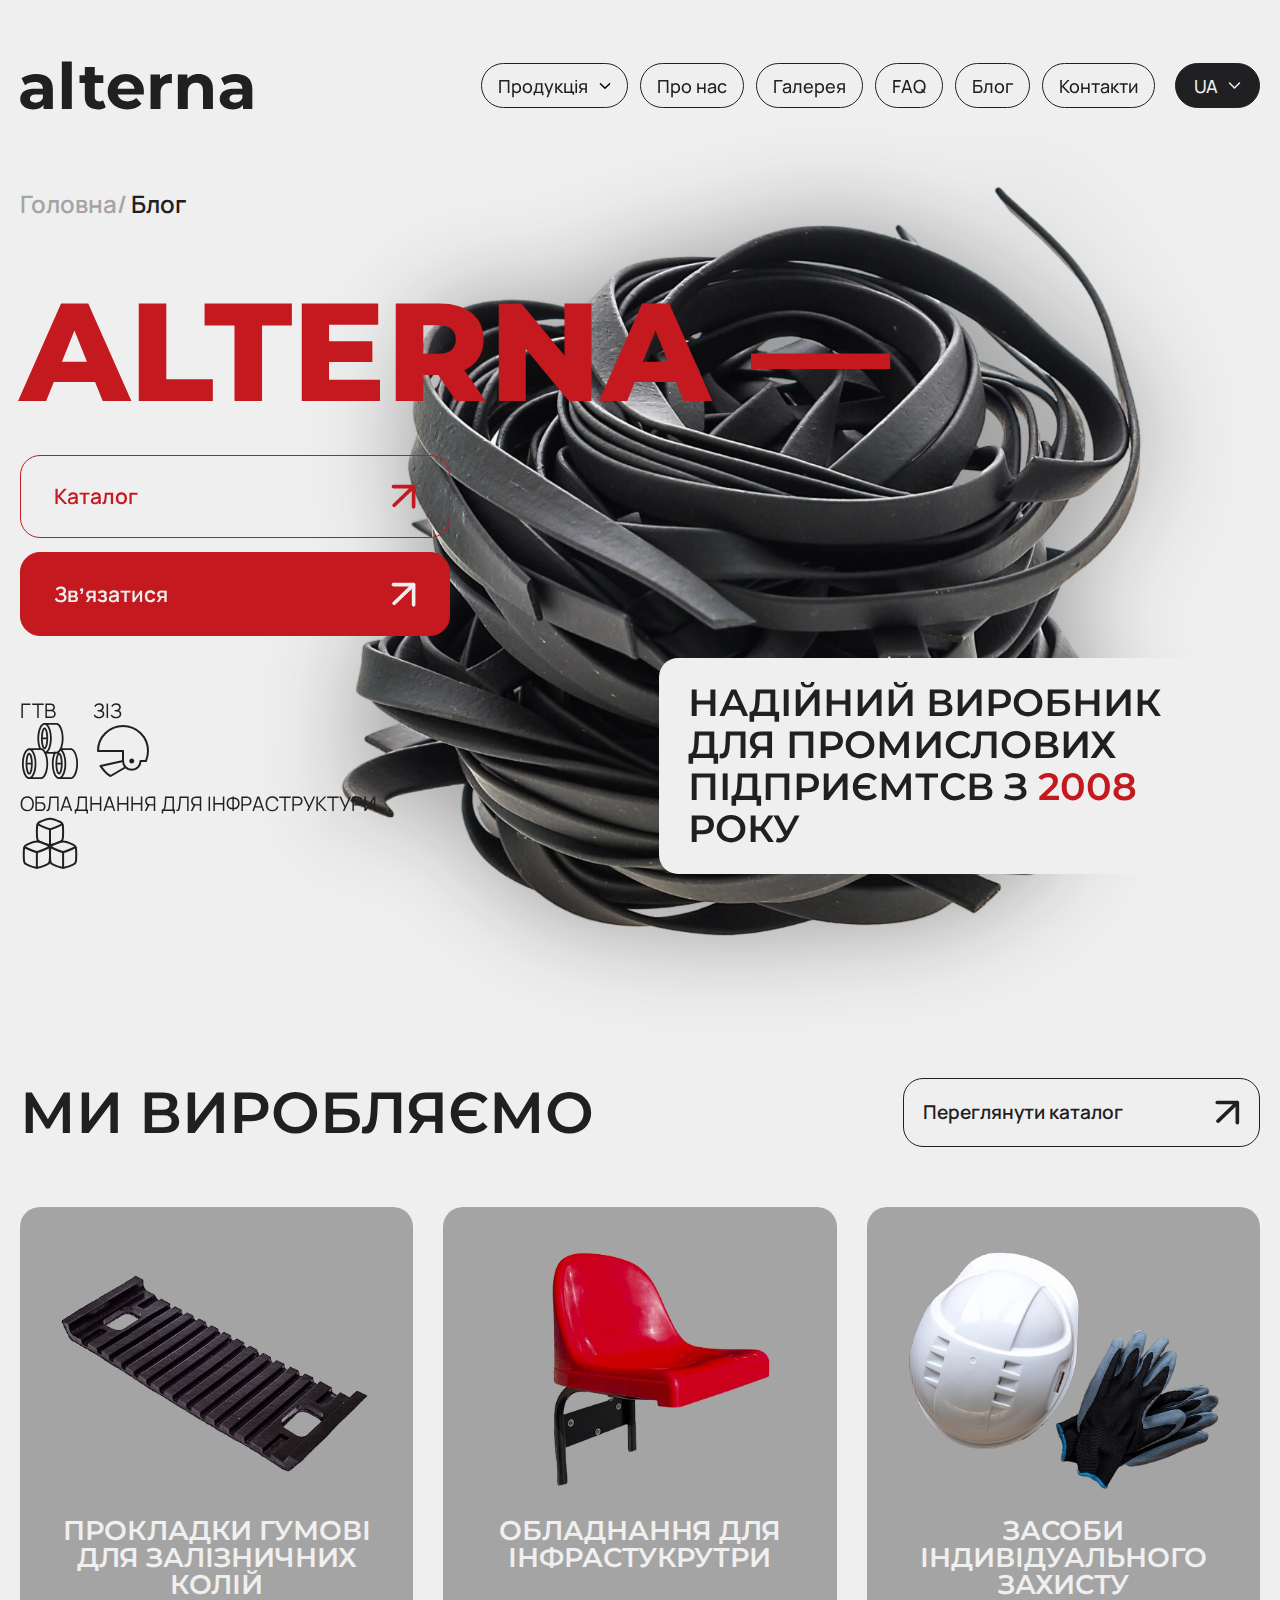
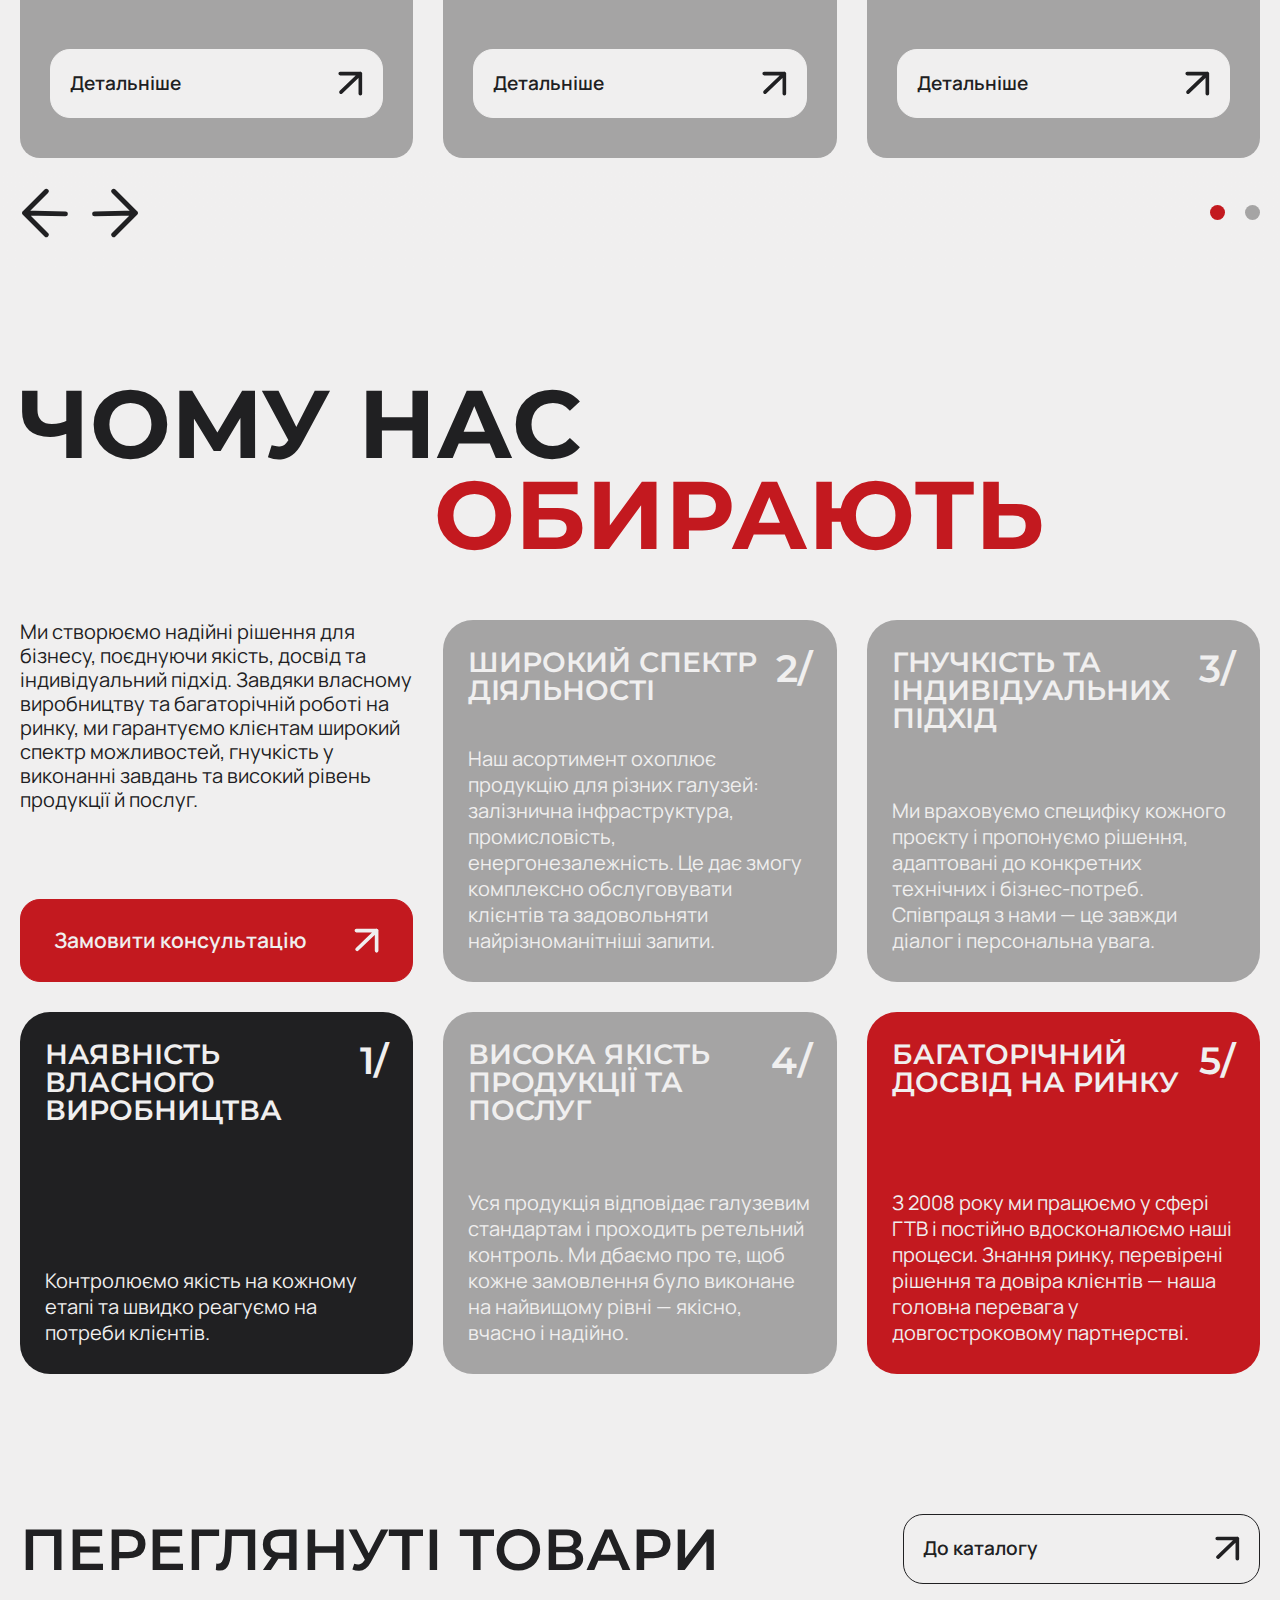
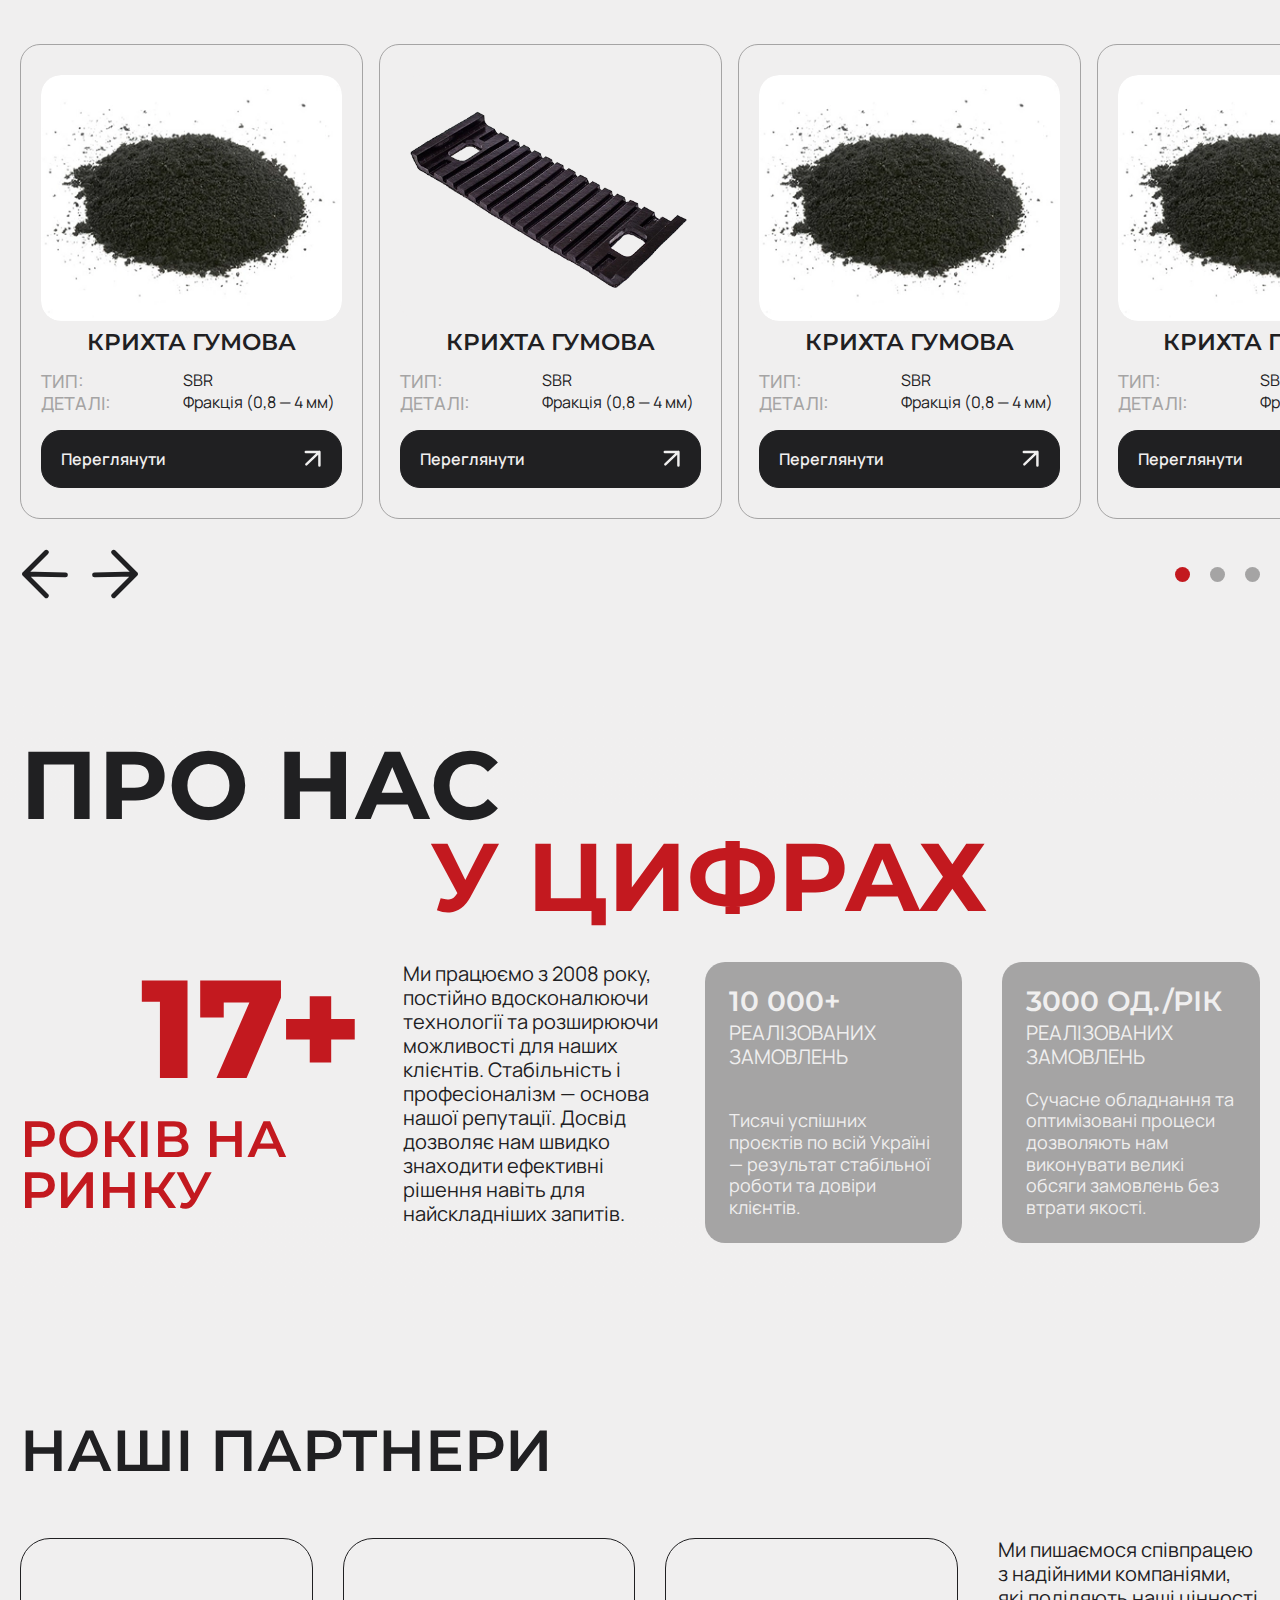
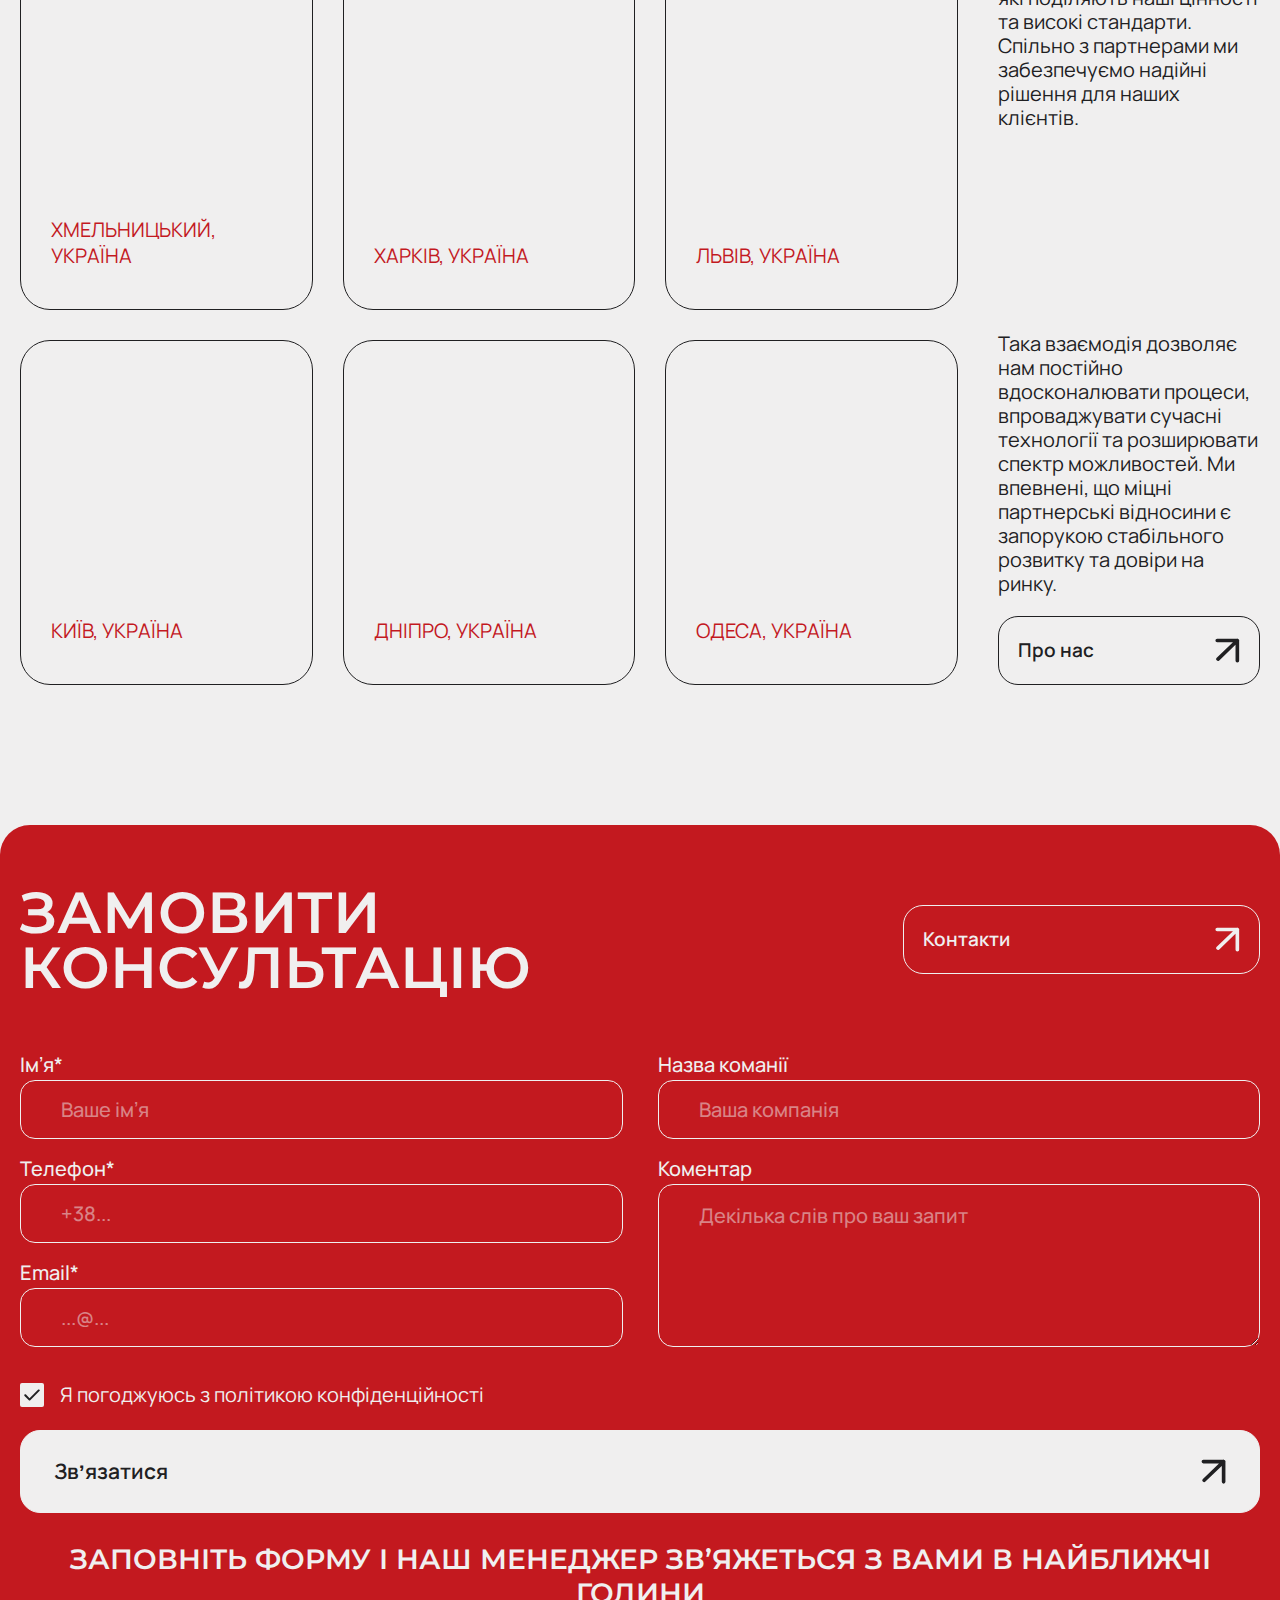
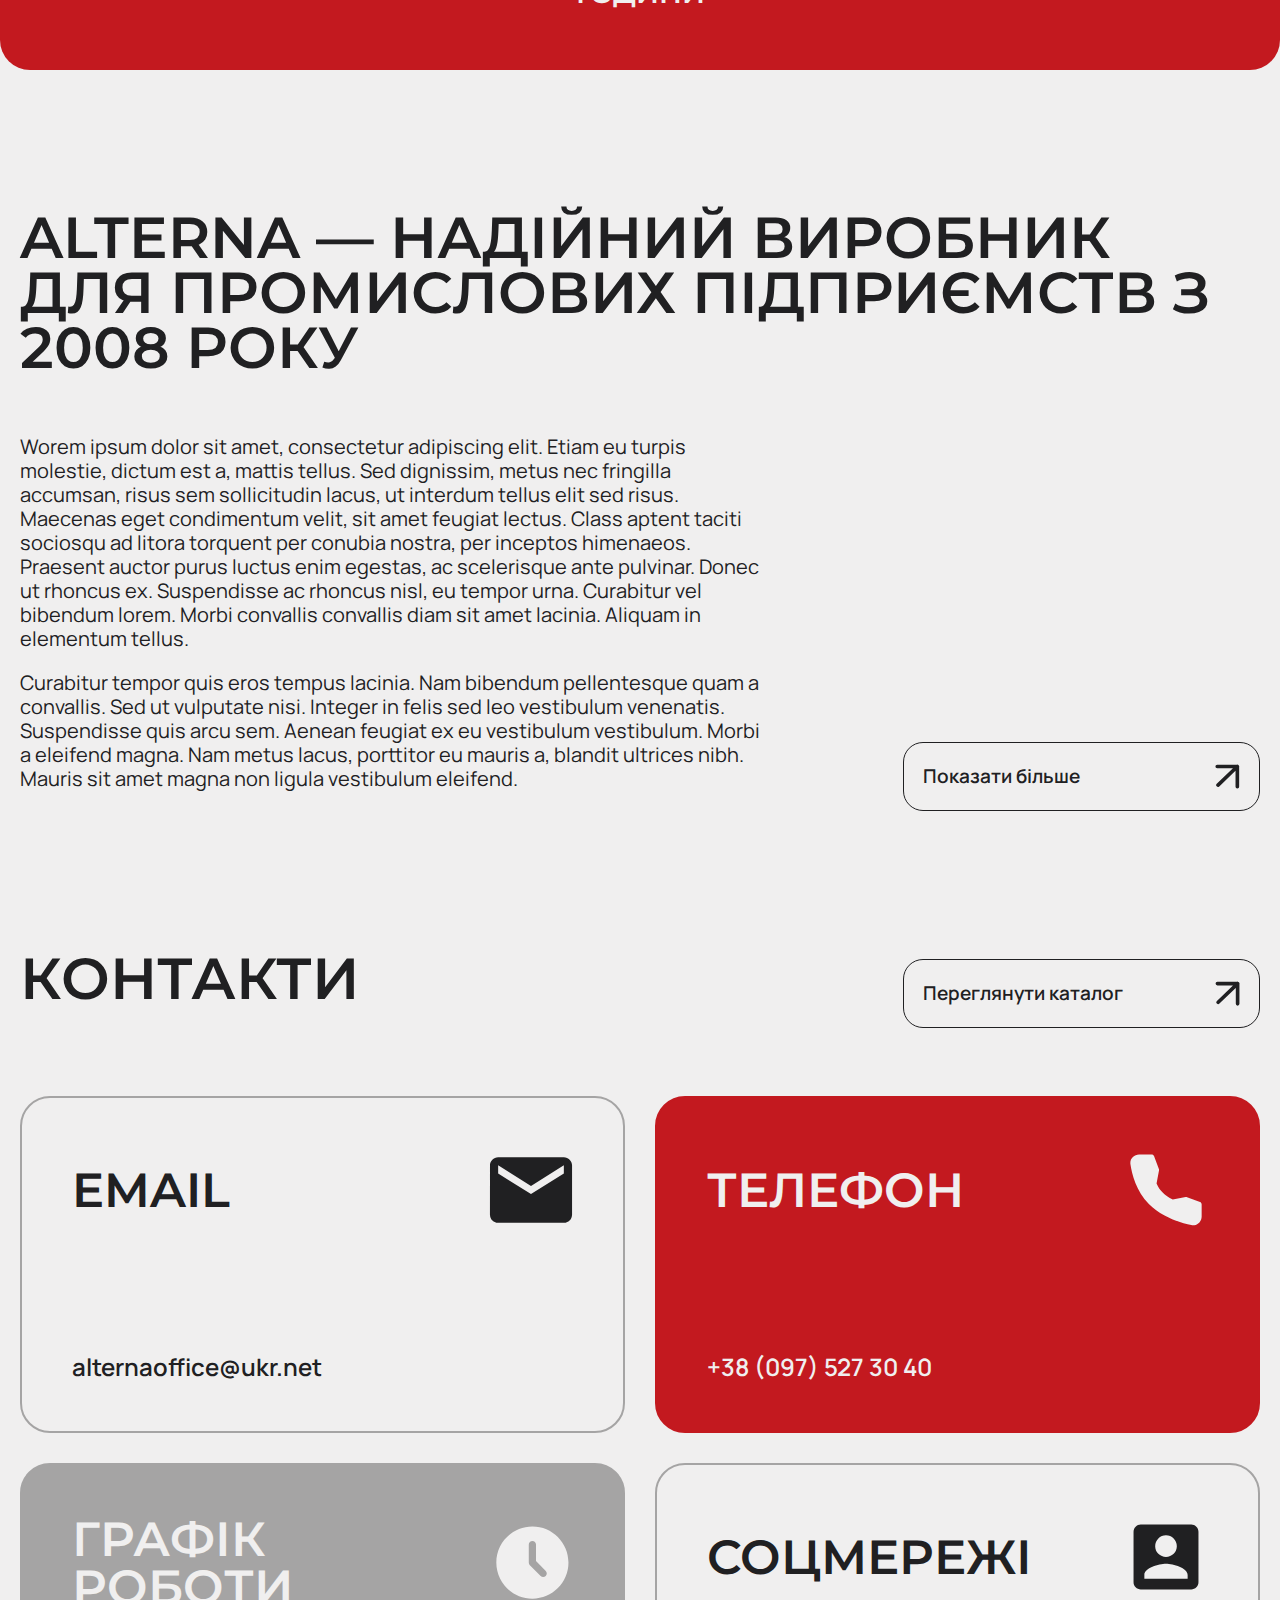
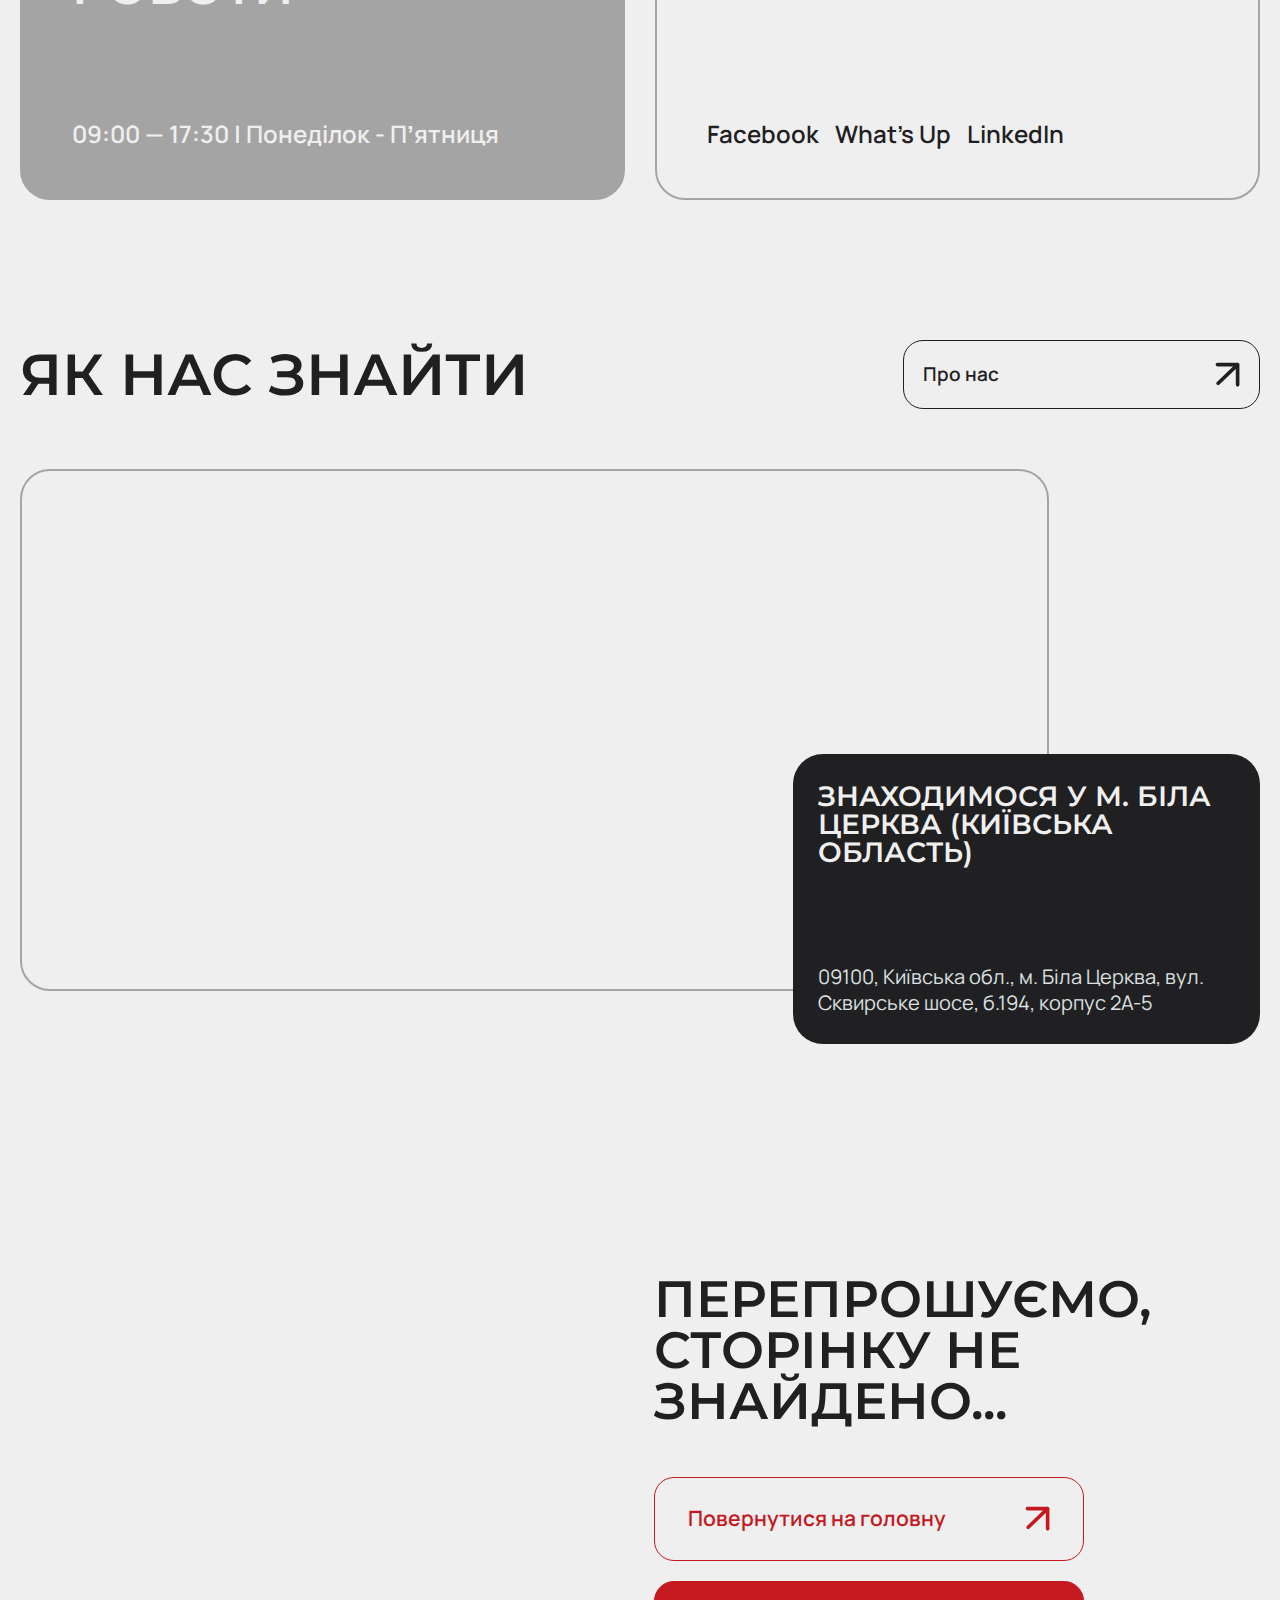
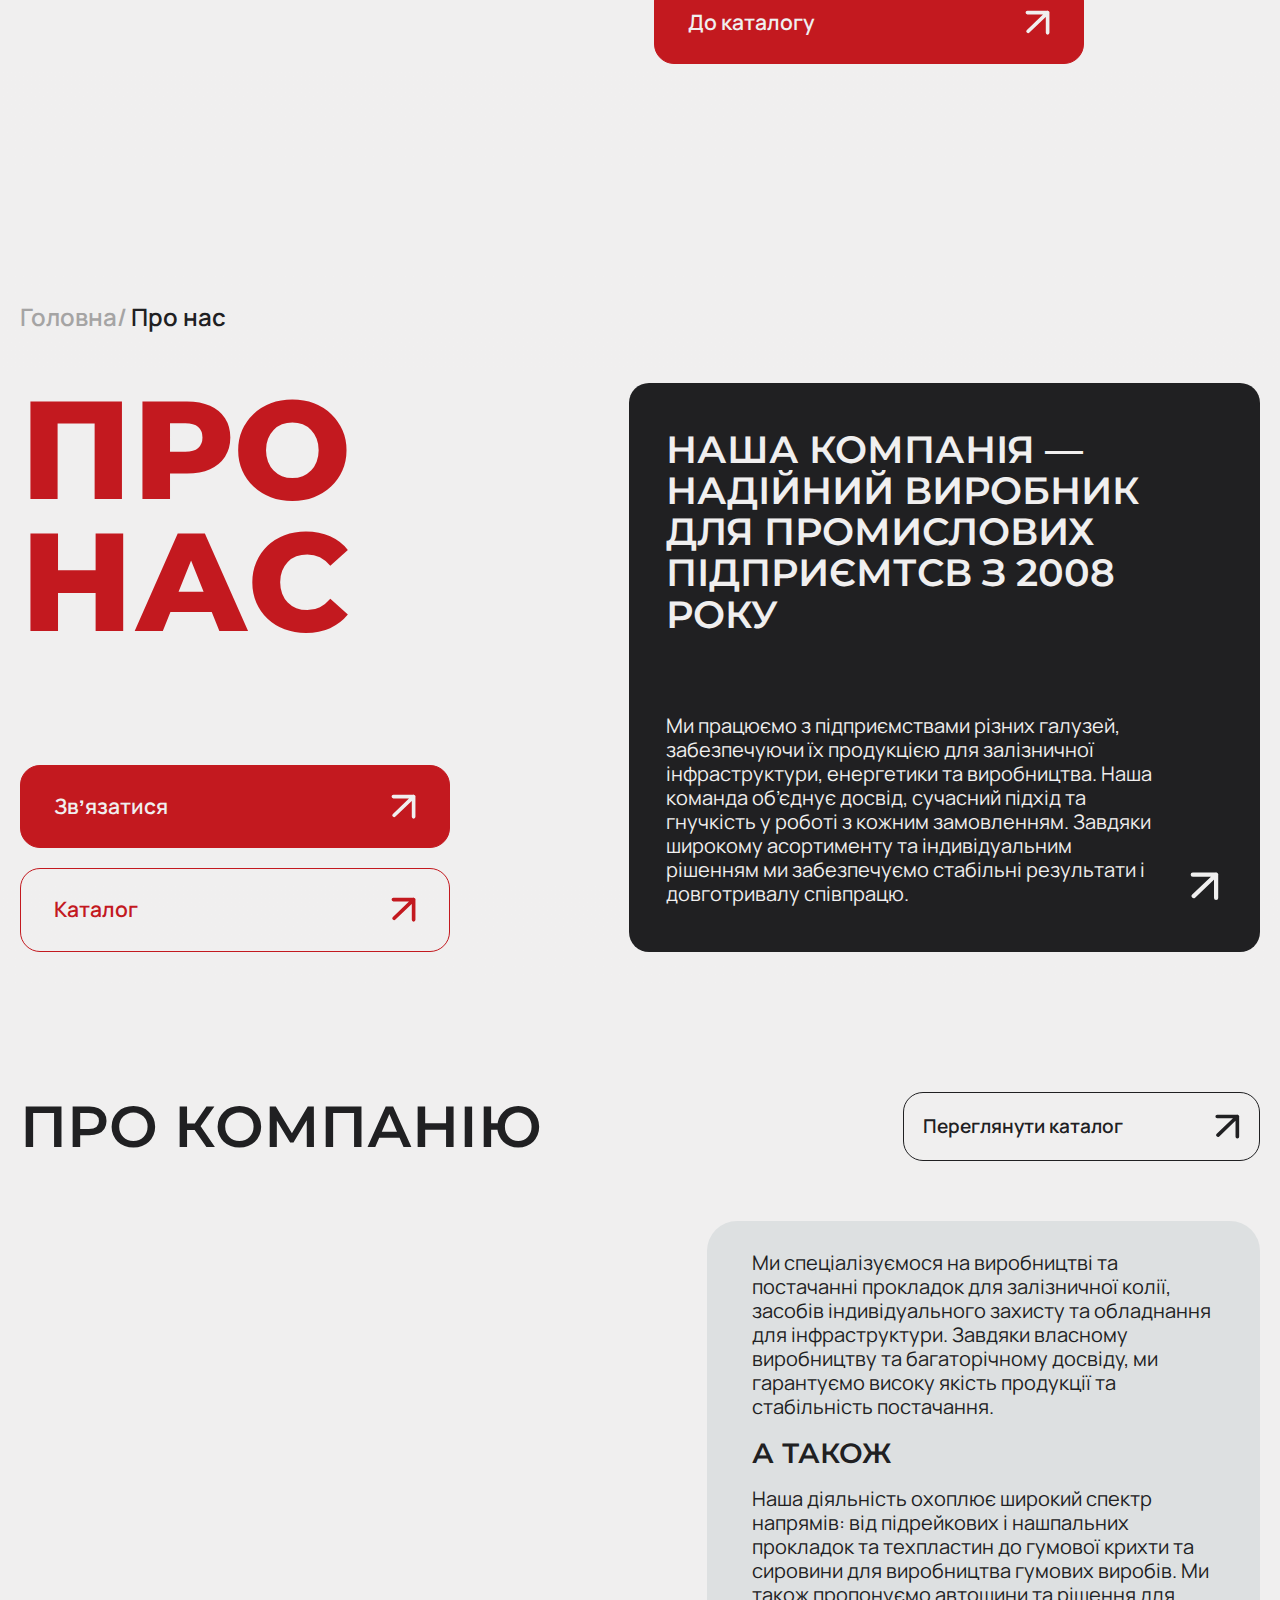
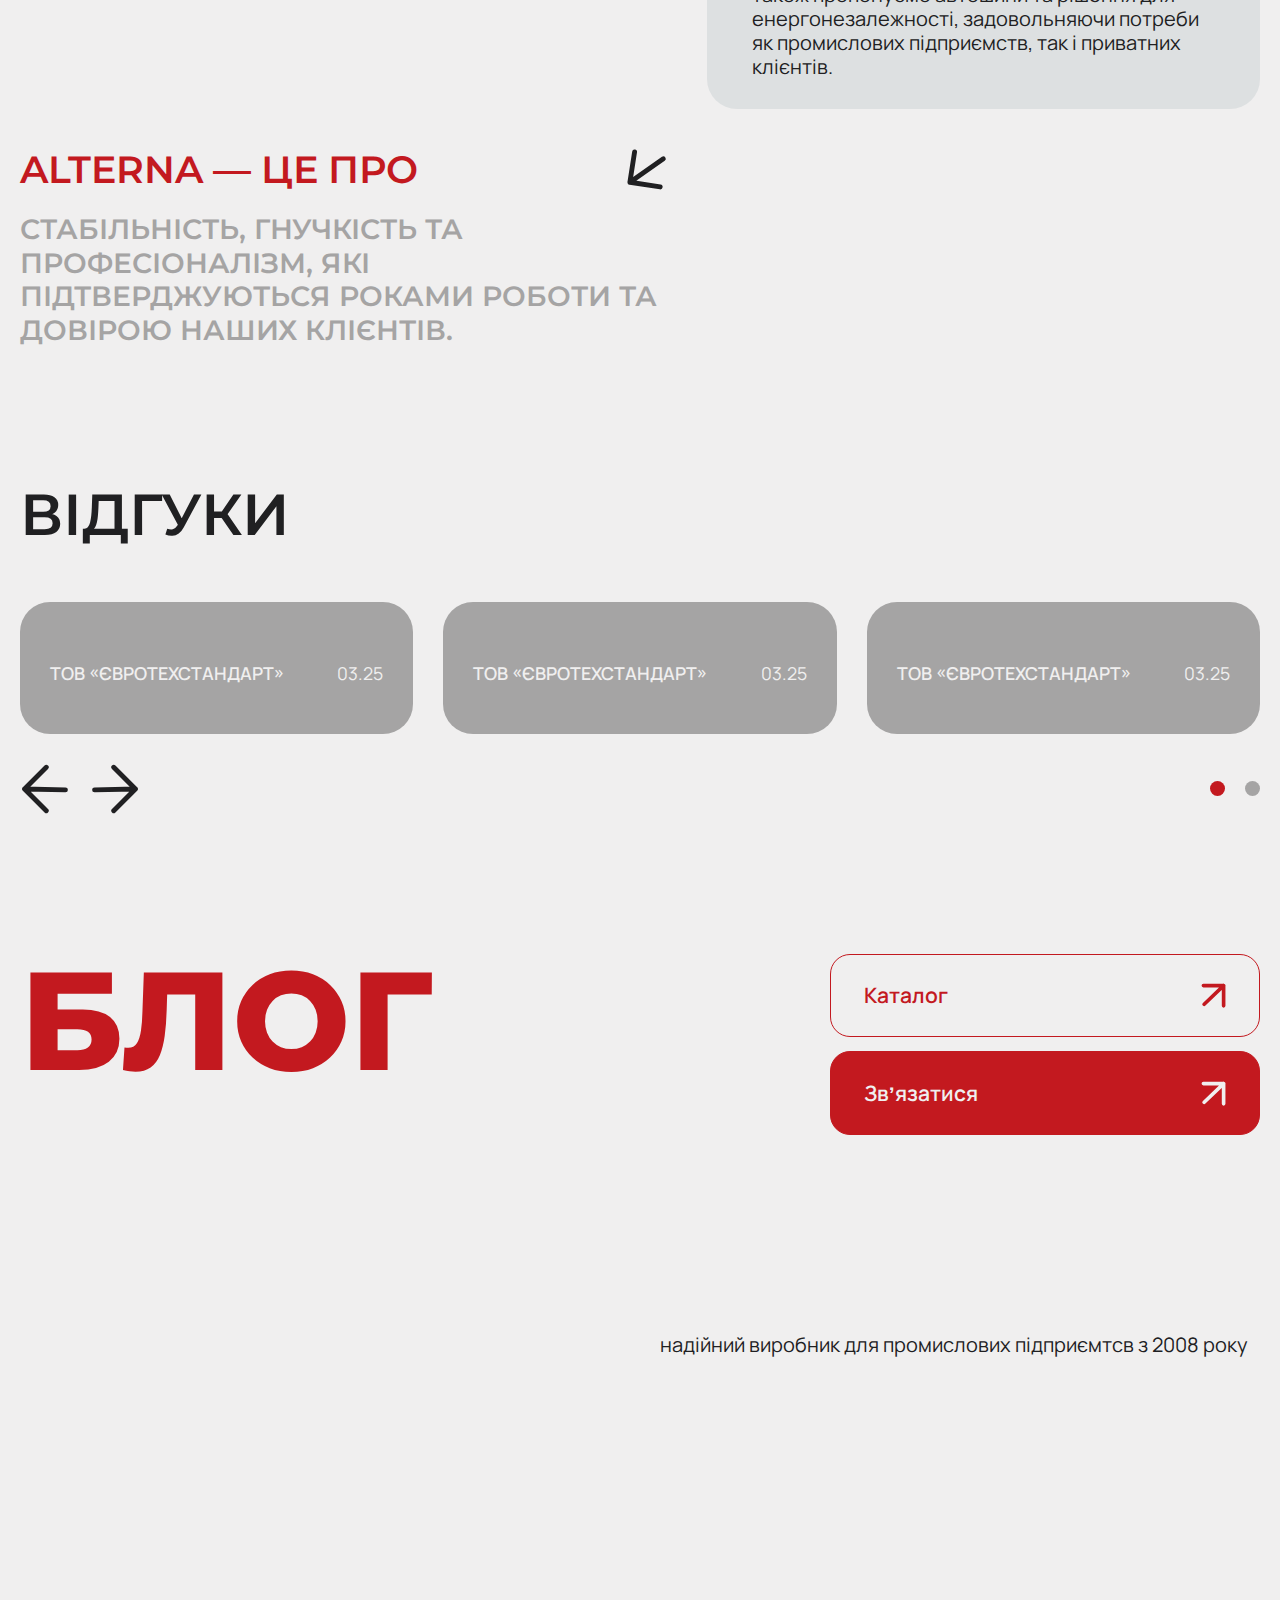
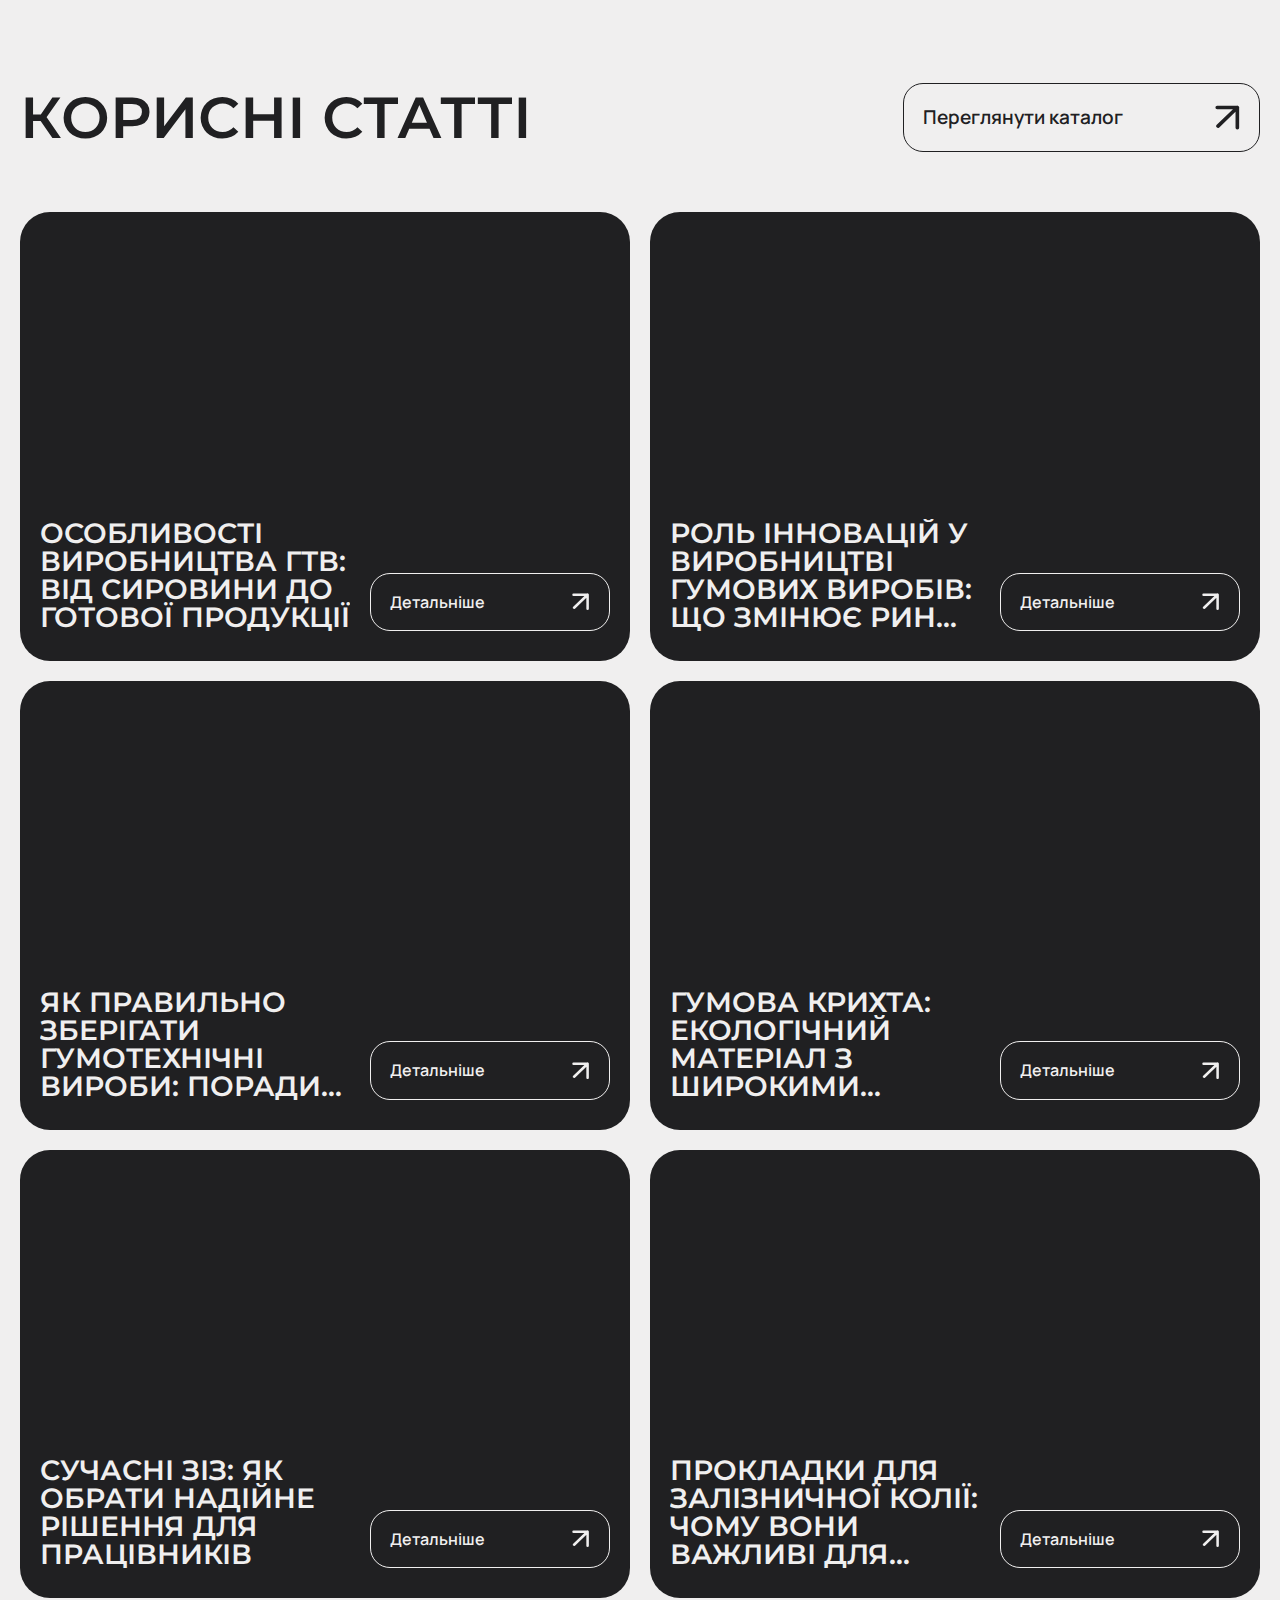
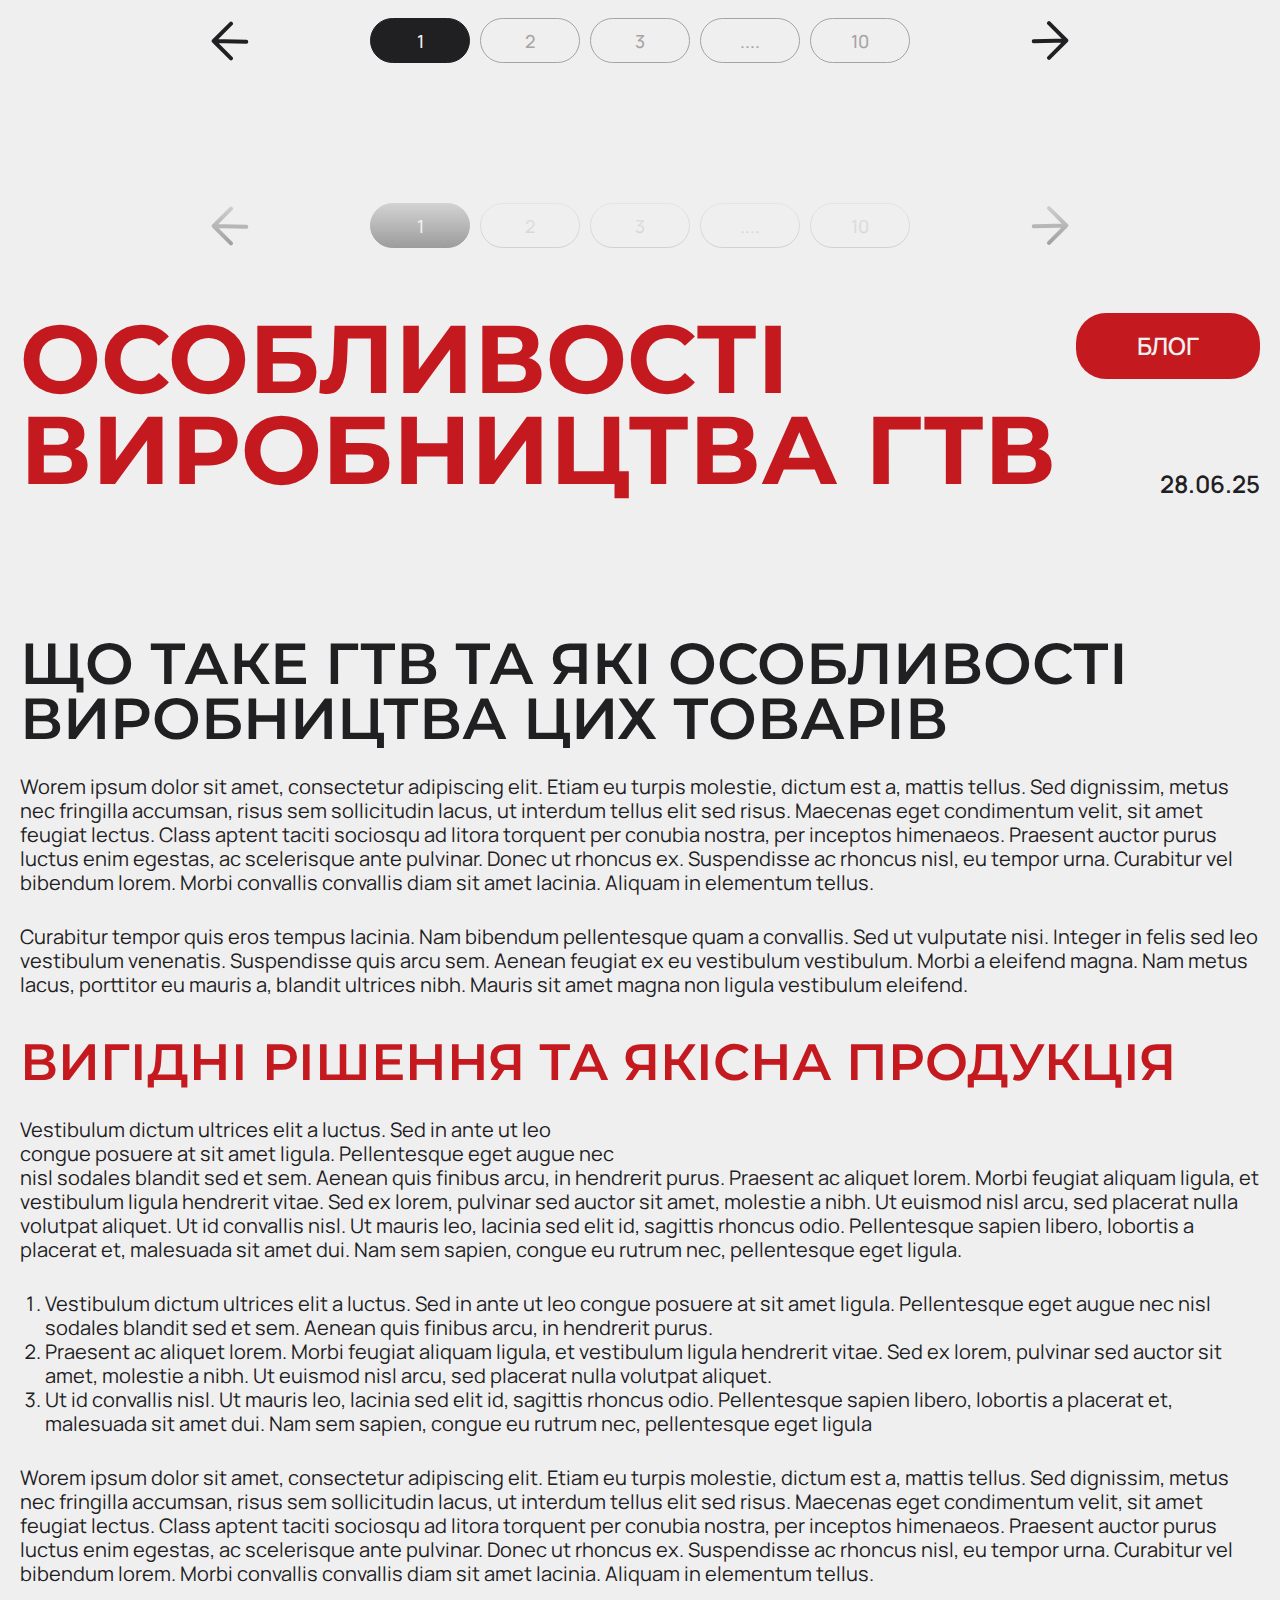
<file: blocks.html>
<!doctype html>
<html lang="uk">
	<head>
		<meta charset="UTF-8">
		<meta name="viewport" content="width=device-width, initial-scale=1.0">
		<link rel="preload" href="./assets/fonts/Montserrat-SemiBold.woff2" as="font" type="font/woff2" crossorigin="anonymous">
		<link rel="preload" href="./assets/fonts/Montserrat-ExtraBold.woff2" as="font" type="font/woff2" crossorigin="anonymous">
		<link rel="preload" href="./assets/fonts/Montserrat-Bold.woff2" as="font" type="font/woff2" crossorigin="anonymous">
		<link rel="preload" href="./assets/fonts/Manrope-SemiBold.woff2" as="font" type="font/woff2" crossorigin="anonymous">
		<link rel="preload" href="./assets/fonts/Manrope-Regular.woff2" as="font" type="font/woff2" crossorigin="anonymous">
		<link rel="preload" href="./assets/fonts/Manrope-Medium.woff2" as="font" type="font/woff2" crossorigin="anonymous">
		<link rel="shortcut icon" href="./assets/img/favicon.ico">
		<title>Blocks</title>
		<script type="module" crossorigin="" src="./js/app.min.js?v=1755787102198"></script>
		<script type="module" crossorigin="" src="./js/faq.min2.js?v=1755787102198"></script>
		<script type="module" crossorigin="" src="./js/slider.min.js?v=1755787102198"></script>
		<script type="module" crossorigin="" src="./js/mouse.min.js?v=1755787102198"></script>
		<script type="module" crossorigin="" src="./js/textblock.min.js?v=1755787102198"></script>
		<script type="module" crossorigin="" src="./js/product-detail.min2.js?v=1755787102198"></script>
		<link rel="stylesheet" crossorigin="" href="./css/app.min.css?v=1755787102198">
		<link rel="stylesheet" crossorigin="" href="./css/faq.min.css?v=1755787102198">
		<link rel="stylesheet" crossorigin="" href="./css/slider.min.css?v=1755787102198">
		<link rel="stylesheet" crossorigin="" href="./css/textblock.min.css?v=1755787102198">
		<link rel="stylesheet" crossorigin="" href="./css/product-detail.min.css?v=1755787102198">
		<link rel="stylesheet" crossorigin="" href="./css/weproduce.min.css?v=1755787102198">
		<link rel="stylesheet" crossorigin="" href="./css/partners.min.css?v=1755787102198">
		<link rel="stylesheet" crossorigin="" href="./css/proposals.min.css?v=1755787102198">
		<link rel="stylesheet" crossorigin="" href="./css/consultation.min.css?v=1755787102198">
		<link rel="stylesheet" crossorigin="" href="./css/contacts-map.min.css?v=1755787102198">
		<link rel="stylesheet" crossorigin="" href="./css/pageerror.min.css?v=1755787102198">
		<link rel="stylesheet" crossorigin="" href="./css/about-company.min.css?v=1755787102198">
		<link rel="stylesheet" crossorigin="" href="./css/reviews.min.css?v=1755787102198">
		<link rel="stylesheet" crossorigin="" href="./css/articles.min.css?v=1755787102198">
		<link rel="stylesheet" crossorigin="" href="./css/pagination.min.css?v=1755787102198">
		<link rel="stylesheet" crossorigin="" href="./css/article-hero.min.css?v=1755787102198">
		<link rel="stylesheet" crossorigin="" href="./css/info-block.min.css?v=1755787102198">
		<link rel="stylesheet" crossorigin="" href="./css/gallery.min.css?v=1755787102198">
		<link rel="stylesheet" crossorigin="" href="./css/policy-hero.min.css?v=1755787102198">
		<link rel="stylesheet" crossorigin="" href="./css/products-hero.min.css?v=1755787102198">
		<link rel="stylesheet" crossorigin="" href="./css/product-hero.min.css?v=1755787102198">
		<link rel="stylesheet" crossorigin="" href="./css/products.min2.css?v=1755787102198">
	</head>
	<body>
		<div class="wrapper">
			<header class="header">
				<div class="header__container">
					<div class="header__body">
						<a href="#" class="header__logo">
							<img class="header__logo-img-1" src="./assets/img/logo.svg" alt="logo alterna">
							<img class="header__logo-img-2" src="./assets/img/logo-light.svg" alt="logo alterna">
						</a>
						<div class="header__inner">
							<div class="header__menu menu">
								<nav class="menu__body">
									<ul class="menu__list">
										<li class="menu__item">
											<a href="#" class="menu__link menu__toggle">Продукція</a>
											<div class="menu__dropdown submenu">
												<ul class="submenu__list">
													<li class="submenu__item">
														<a href="#" class="submenu__link">ГТВ</a>
													</li>
													<li class="submenu__item">
														<a href="#" class="submenu__link">ЗІЗ</a>
													</li>
													<li class="submenu__item">
														<a href="#" class="submenu__link">
															Обладнання
															<span class="hide-pc">для інфраструктури</span>
														</a>
													</li>
												</ul>
											</div>
										</li>
										<li class="menu__item">
											<a href="#" class="menu__link">Про нас</a>
										</li>
										<li class="menu__item">
											<a href="#" class="menu__link">Галерея</a>
										</li>
										<li class="menu__item">
											<a href="#" class="menu__link">FAQ</a>
										</li>
										<li class="menu__item">
											<a href="#" class="menu__link">Блог</a>
										</li>
										<li class="menu__item">
											<a href="#" class="menu__link">Контакти</a>
										</li>
									</ul>
									<a data-fls-popup-link="popup" href="#" class="menu__btn button-white">
										<span>Звʼязатися</span>
										<svg width="21" height="21" viewbox="0 0 21 21" fill="none" xmlns="http://www.w3.org/2000/svg">
											<path d="M19.1725 1.83024L19.1725 19.1987M19.1725 1.83024L1.80403 1.83024M19.1725 1.83024L2.48325 17.8206" stroke="currentColor" stroke-width="3.12988" stroke-linecap="round" stroke-linejoin="round"></path>
										</svg>
									</a>
								</nav>
							</div>
							<div class="header__actions">
								<div class="header__lang lang-block">
									<button type="button" class="lang-block__current">
										<span>UA</span>
										<svg width="13" height="13" viewbox="0 0 13 13" fill="none" xmlns="http://www.w3.org/2000/svg">
											<path d="M1.5 4L6.5 9L11.5 4" stroke="currentColor" stroke-width="1.5" stroke-linecap="round" stroke-linejoin="round"></path>
										</svg>
									</button>
									<div class="lang-block__list">
										<a href="#" class="lang-block__link">EN</a>
									</div>
								</div>
								<button type="button" data-fls-menu="" class="header__burger icon-menu">Меню</button>
							</div>
						</div>
					</div>
				</div>
			</header>
			<div class="breadcrumbs">
				<div class="breadcrumbs__container">
					<a href="#" class="breadcrumbs__link">Головна</a>
					<span class="breadcrumbs__link active">Блог</span>
				</div>
			</div>
			<section class="hero">
				<div class="hero__container">
					<div class="hero__body">
						<h1 class="hero__title title title--h1">alterna —</h1>
						<div class="hero__inner">
							<div class="hero__content">
								<div class="hero__btns">
									<a href="#" class="hero__btn button-empty">
										<span>Каталог</span>
										<svg width="29" height="29" viewbox="0 0 29 29" fill="none" xmlns="http://www.w3.org/2000/svg">
											<path d="M26.107 3.02175V26.3607M26.107 3.02175H2.76804M26.107 3.02175L3.68073 24.5087" stroke="currentColor" stroke-width="4.20578" stroke-linecap="round" stroke-linejoin="round"></path>
										</svg>
									</a>
									<a data-fls-popup-link="popup" href="#" class="hero__btn button">
										<span>Звʼязатися</span>
										<svg width="29" height="29" viewbox="0 0 29 29" fill="none" xmlns="http://www.w3.org/2000/svg">
											<path d="M26.107 3.02175V26.3607M26.107 3.02175H2.76804M26.107 3.02175L3.68073 24.5087" stroke="currentColor" stroke-width="4.20578" stroke-linecap="round" stroke-linejoin="round"></path>
										</svg>
									</a>
								</div>
								<div class="hero__items category-block">
									<a href="#" class="category-block__item">
										<div class="category-block__item-title">ГТВ</div>
										<div class="category-block__item-img">
											<img src="./assets/img/icons/gtv.svg" alt="Image" loading="lazy">
										</div>
									</a>
									<a href="#" class="category-block__item">
										<div class="category-block__item-title">ЗІЗ</div>
										<div class="category-block__item-img">
											<img src="./assets/img/icons/ziz.svg" alt="Image" loading="lazy">
										</div>
									</a>
									<a href="#" class="category-block__item">
										<div class="category-block__item-title">ОБЛАДНАННЯ ДЛЯ ІНФРАСТРУКТУРИ</div>
										<div class="category-block__item-img">
											<img src="./assets/img/icons/infr.svg" alt="Image" loading="lazy">
										</div>
									</a>
								</div>
							</div>
							<div class="hero__descr descr-hero">
								надійний виробник для промислових підприємтсв з
								<span>2008</span>
								року
							</div>
						</div>
						<div class="hero__img" data-fls-mouse="" data-fls-mouse-cx="500" data-fls-mouse-cy="500">
							<img alt="Image" loading="lazy" src="./assets/img/hero-img.webp">
						</div>
					</div>
				</div>
			</section>
			<section class="we-produce section-bg-decor">
				<div class="we-produce__container">
					<div class="we-produce__head">
						<h2 class="we-produce__title title title--h3">ми виробляємо</h2>
						<a href="#" class="we-produce__btn button-empty button-dark button--middle">
							<span>Переглянути каталог</span>
							<svg width="23" height="23" viewbox="0 0 23 23" fill="none" xmlns="http://www.w3.org/2000/svg">
								<path d="M20.451 2.33309L20.451 20.7586M20.451 2.33309L2.02555 2.33309M20.451 2.33309L2.7461 19.2965" stroke="currentColor" stroke-width="3.32035" stroke-linecap="round" stroke-linejoin="round"></path>
							</svg>
						</a>
					</div>
					<div data-fls-slider="" class="we-produce__slider swiper">
						<div class="we-produce__wrapper swiper-wrapper">
							<div class="we-produce__card swiper-slide">
								<div class="we-produce__card-img">
									<img alt="Image" loading="lazy" src="./assets/img/we-produce/image-1.webp">
								</div>
								<div class="we-produce__card-title">прокладки гумові для залізничних колій</div>
								<a href="#" class="we-produce__card-link button-white button--middle">
									<span>Детальніше</span>
									<svg width="23" height="22" viewbox="0 0 23 22" fill="none" xmlns="http://www.w3.org/2000/svg">
										<path d="M20.451 1.8807L20.451 20.3062M20.451 1.8807L2.02555 1.8807M20.451 1.8807L2.7461 18.8441" stroke="currentColor" stroke-width="3.32035" stroke-linecap="round" stroke-linejoin="round"></path>
									</svg>
								</a>
							</div>
							<div class="we-produce__card swiper-slide">
								<div class="we-produce__card-img">
									<img alt="Image" loading="lazy" src="./assets/img/we-produce/image-2.webp">
								</div>
								<div class="we-produce__card-title">обладнання для інфрастукрутри</div>
								<a href="#" class="we-produce__card-link button-white button--middle">
									<span>Детальніше</span>
									<svg width="23" height="22" viewbox="0 0 23 22" fill="none" xmlns="http://www.w3.org/2000/svg">
										<path d="M20.451 1.8807L20.451 20.3062M20.451 1.8807L2.02555 1.8807M20.451 1.8807L2.7461 18.8441" stroke="currentColor" stroke-width="3.32035" stroke-linecap="round" stroke-linejoin="round"></path>
									</svg>
								</a>
							</div>
							<div class="we-produce__card swiper-slide">
								<div class="we-produce__card-img">
									<img alt="Image" loading="lazy" src="./assets/img/we-produce/image-3.webp">
								</div>
								<div class="we-produce__card-title">засоби індивідуального захисту</div>
								<a href="#" class="we-produce__card-link button-white button--middle">
									<span>Детальніше</span>
									<svg width="23" height="22" viewbox="0 0 23 22" fill="none" xmlns="http://www.w3.org/2000/svg">
										<path d="M20.451 1.8807L20.451 20.3062M20.451 1.8807L2.02555 1.8807M20.451 1.8807L2.7461 18.8441" stroke="currentColor" stroke-width="3.32035" stroke-linecap="round" stroke-linejoin="round"></path>
									</svg>
								</a>
							</div>
							<div class="we-produce__card swiper-slide">
								<div class="we-produce__card-img">
									<img alt="Image" loading="lazy" src="./assets/img/we-produce/image-1.webp">
								</div>
								<div class="we-produce__card-title">прокладки гумові для залізничних колій</div>
								<a href="#" class="we-produce__card-link button-white button--middle">
									<span>Детальніше</span>
									<svg width="23" height="22" viewbox="0 0 23 22" fill="none" xmlns="http://www.w3.org/2000/svg">
										<path d="M20.451 1.8807L20.451 20.3062M20.451 1.8807L2.02555 1.8807M20.451 1.8807L2.7461 18.8441" stroke="currentColor" stroke-width="3.32035" stroke-linecap="round" stroke-linejoin="round"></path>
									</svg>
								</a>
							</div>
						</div>
					</div>
					<div class="we-produce__bottom slider-bottom">
						<div class="slider-bottom__arrows">
							<button type="button" class="swiper-button-prev">
								<svg width="46" height="50" viewbox="0 0 46 50" fill="none" xmlns="http://www.w3.org/2000/svg">
									<path d="M2.57031 25L24.2849 3.28537M2.57031 25L24.2849 46.7146M2.57031 25L43.4273 25.8739" stroke="currentColor" stroke-width="4.87278" stroke-linecap="round" stroke-linejoin="round"></path>
								</svg>
							</button>
							<button type="button" class="swiper-button-next">
								<svg width="46" height="50" viewbox="0 0 46 50" fill="none" xmlns="http://www.w3.org/2000/svg">
									<path d="M43.4297 25L21.7151 3.28537M43.4297 25L21.7151 46.7146M43.4297 25L2.57268 25.8739" stroke="currentColor" stroke-width="4.87278" stroke-linecap="round" stroke-linejoin="round"></path>
								</svg>
							</button>
						</div>
						<div class="swiper-pagination"></div>
					</div>
				</div>
			</section>
			<section class="whywe">
				<div class="whywe__container">
					<h2 class="whywe__title title title--h2">
						чому нас
						<span>обирають</span>
					</h2>
					<div class="whywe__body">
						<div class="whywe__descr">
							<div class="whywe__text">
								Ми створюємо надійні рішення для бізнесу, поєднуючи якість, досвід та індивідуальний підхід. Завдяки
                    власному
                    виробництву та багаторічній роботі на ринку, ми гарантуємо клієнтам широкий спектр можливостей,
                    гнучкість у виконанні
                    завдань та високий рівень продукції й послуг.
							</div>
							<a href="#" class="whywe__btn button">
								<span class="button__text-1">Замовити консультацію</span>
								<span class="button__text-2">Консультація</span>
								<svg width="29" height="29" viewbox="0 0 29 29" fill="none" xmlns="http://www.w3.org/2000/svg">
									<path d="M26.107 3.02169V26.3606M26.107 3.02169H2.76804M26.107 3.02169L3.68073 24.5087" stroke="currentColor" stroke-width="4.20578" stroke-linecap="round" stroke-linejoin="round"></path>
								</svg>
							</a>
						</div>
						<div class="whywe__item whywe__item--dark">
							<div class="whywe__item-head">
								<div class="whywe__item-title title title--h6">наявність власного виробництва</div>
								<div class="whywe__item-num title title--h5">1/</div>
							</div>
							<div class="whywe__item-text">Контролюємо якість на кожному етапі та швидко реагуємо на потреби клієнтів.</div>
						</div>
						<div class="whywe__items">
							<div class="whywe__item">
								<div class="whywe__item-head">
									<div class="whywe__item-title title title--h6">широкий спектр діяльності</div>
									<div class="whywe__item-num title title--h5">2/</div>
								</div>
								<div class="whywe__item-text">
									Наш асортимент охоплює продукцію для різних галузей: залізнична інфраструктура, промисловість,
                        енергонезалежність. Це дає змогу комплексно обслуговувати клієнтів та задовольняти
                        найрізноманітніші
                        запити.
								</div>
							</div>
							<div class="whywe__item">
								<div class="whywe__item-head">
									<div class="whywe__item-title title title--h6">гнучкість та індивідуальних підхід</div>
									<div class="whywe__item-num title title--h5">3/</div>
								</div>
								<div class="whywe__item-text">
									Ми враховуємо специфіку кожного проєкту і пропонуємо рішення, адаптовані до конкретних технічних
                        і
                        бізнес‑потреб. Співпраця з нами — це завжди діалог і персональна увага.
								</div>
							</div>
							<div class="whywe__item">
								<div class="whywe__item-head">
									<div class="whywe__item-title title title--h6">висока якість продукції та послуг</div>
									<div class="whywe__item-num title title--h5">4/</div>
								</div>
								<div class="whywe__item-text">
									Уся продукція відповідає галузевим стандартам і проходить ретельний контроль. Ми дбаємо про те,
                        щоб
                        кожне замовлення було виконане на найвищому рівні — якісно, вчасно і надійно.
								</div>
							</div>
							<div class="whywe__item whywe__item--accent">
								<div class="whywe__item-head">
									<div class="whywe__item-title title title--h6">Багаторічний досвід на ринку</div>
									<div class="whywe__item-num title title--h5">5/</div>
								</div>
								<div class="whywe__item-text">
									З 2008 року ми працюємо у сфері ГТВ і постійно вдосконалюємо наші процеси. Знання ринку,
                        перевірені
                        рішення та довіра клієнтів — наша головна перевага у довгостроковому партнерстві.
								</div>
							</div>
						</div>
					</div>
				</div>
			</section>
			<section class="proposals">
				<div class="proposals__container">
					<div class="proposals__head">
						<h2 class="proposals__title title title--h3">переглянуті товари</h2>
						<a href="#" class="proposals__btn button-empty button-dark button--middle">
							<span>До каталогу</span>
							<svg width="23" height="23" viewbox="0 0 23 23" fill="none" xmlns="http://www.w3.org/2000/svg">
								<path d="M20.451 2.33309L20.451 20.7586M20.451 2.33309L2.02555 2.33309M20.451 2.33309L2.7461 19.2965" stroke="currentColor" stroke-width="3.32035" stroke-linecap="round" stroke-linejoin="round"></path>
							</svg>
						</a>
					</div>
					<div data-fls-slider="" class="proposals__slider swiper">
						<div class="proposals__wrapper swiper-wrapper">
							<a href="#" class="proposals__slide swiper-slide product-card product-card--small">
								<div class="product-card__img">
									<img alt="Image" loading="lazy" src="./assets/img/products/image-1.webp">
								</div>
								<div class="product-card__title">крихта гумова</div>
								<div class="product-card__info">
									<div class="product-card__row">
										<div class="product-card__label">ТИП:</div>
										<div class="product-card__value">SBR</div>
									</div>
									<div class="product-card__row">
										<div class="product-card__label">ДЕТАЛІ:</div>
										<div class="product-card__value">Фракція (0,8 — 4 мм)</div>
									</div>
								</div>
								<div class="product-card__link button-dark button--small">
									<span>Переглянути</span>
									<svg width="18" height="19" viewbox="0 0 18 19" fill="none" xmlns="http://www.w3.org/2000/svg">
										<path d="M16.1944 2.06641V16.8068M16.1944 2.06641H1.45404M16.1944 2.06641L2.03047 15.6371" stroke="currentColor" stroke-width="2.65628" stroke-linecap="round" stroke-linejoin="round"></path>
									</svg>
								</div>
							</a>
							<a href="#" class="proposals__slide swiper-slide product-card product-card--small">
								<div class="product-card__img">
									<img alt="Image" loading="lazy" src="./assets/img/we-produce/image-1.webp">
								</div>
								<div class="product-card__title">крихта гумова</div>
								<div class="product-card__info">
									<div class="product-card__row">
										<div class="product-card__label">ТИП:</div>
										<div class="product-card__value">SBR</div>
									</div>
									<div class="product-card__row">
										<div class="product-card__label">ДЕТАЛІ:</div>
										<div class="product-card__value">Фракція (0,8 — 4 мм)</div>
									</div>
								</div>
								<div class="product-card__link button-dark button--small">
									<span>Переглянути</span>
									<svg width="18" height="19" viewbox="0 0 18 19" fill="none" xmlns="http://www.w3.org/2000/svg">
										<path d="M16.1944 2.06641V16.8068M16.1944 2.06641H1.45404M16.1944 2.06641L2.03047 15.6371" stroke="currentColor" stroke-width="2.65628" stroke-linecap="round" stroke-linejoin="round"></path>
									</svg>
								</div>
							</a>
							<a href="#" class="proposals__slide swiper-slide product-card product-card--small">
								<div class="product-card__img">
									<img alt="Image" loading="lazy" src="./assets/img/products/image-1.webp">
								</div>
								<div class="product-card__title">крихта гумова</div>
								<div class="product-card__info">
									<div class="product-card__row">
										<div class="product-card__label">ТИП:</div>
										<div class="product-card__value">SBR</div>
									</div>
									<div class="product-card__row">
										<div class="product-card__label">ДЕТАЛІ:</div>
										<div class="product-card__value">Фракція (0,8 — 4 мм)</div>
									</div>
								</div>
								<div class="product-card__link button-dark button--small">
									<span>Переглянути</span>
									<svg width="18" height="19" viewbox="0 0 18 19" fill="none" xmlns="http://www.w3.org/2000/svg">
										<path d="M16.1944 2.06641V16.8068M16.1944 2.06641H1.45404M16.1944 2.06641L2.03047 15.6371" stroke="currentColor" stroke-width="2.65628" stroke-linecap="round" stroke-linejoin="round"></path>
									</svg>
								</div>
							</a>
							<a href="#" class="proposals__slide swiper-slide product-card product-card--small">
								<div class="product-card__img">
									<img alt="Image" loading="lazy" src="./assets/img/products/image-1.webp">
								</div>
								<div class="product-card__title">крихта гумова</div>
								<div class="product-card__info">
									<div class="product-card__row">
										<div class="product-card__label">ТИП:</div>
										<div class="product-card__value">SBR</div>
									</div>
									<div class="product-card__row">
										<div class="product-card__label">ДЕТАЛІ:</div>
										<div class="product-card__value">Фракція (0,8 — 4 мм)</div>
									</div>
								</div>
								<div class="product-card__link button-dark button--small">
									<span>Переглянути</span>
									<svg width="18" height="19" viewbox="0 0 18 19" fill="none" xmlns="http://www.w3.org/2000/svg">
										<path d="M16.1944 2.06641V16.8068M16.1944 2.06641H1.45404M16.1944 2.06641L2.03047 15.6371" stroke="currentColor" stroke-width="2.65628" stroke-linecap="round" stroke-linejoin="round"></path>
									</svg>
								</div>
							</a>
							<a href="#" class="proposals__slide swiper-slide product-card product-card--small">
								<div class="product-card__img">
									<img alt="Image" loading="lazy" src="./assets/img/products/image-1.webp">
								</div>
								<div class="product-card__title">крихта гумова</div>
								<div class="product-card__info">
									<div class="product-card__row">
										<div class="product-card__label">ТИП:</div>
										<div class="product-card__value">SBR</div>
									</div>
									<div class="product-card__row">
										<div class="product-card__label">ДЕТАЛІ:</div>
										<div class="product-card__value">Фракція (0,8 — 4 мм)</div>
									</div>
								</div>
								<div class="product-card__link button-dark button--small">
									<span>Переглянути</span>
									<svg width="18" height="19" viewbox="0 0 18 19" fill="none" xmlns="http://www.w3.org/2000/svg">
										<path d="M16.1944 2.06641V16.8068M16.1944 2.06641H1.45404M16.1944 2.06641L2.03047 15.6371" stroke="currentColor" stroke-width="2.65628" stroke-linecap="round" stroke-linejoin="round"></path>
									</svg>
								</div>
							</a>
						</div>
					</div>
					<div class="proposals__bottom slider-bottom">
						<div class="slider-bottom__arrows">
							<button type="button" class="swiper-button-prev">
								<svg width="46" height="50" viewbox="0 0 46 50" fill="none" xmlns="http://www.w3.org/2000/svg">
									<path d="M2.57031 25L24.2849 3.28537M2.57031 25L24.2849 46.7146M2.57031 25L43.4273 25.8739" stroke="currentColor" stroke-width="4.87278" stroke-linecap="round" stroke-linejoin="round"></path>
								</svg>
							</button>
							<button type="button" class="swiper-button-next">
								<svg width="46" height="50" viewbox="0 0 46 50" fill="none" xmlns="http://www.w3.org/2000/svg">
									<path d="M43.4297 25L21.7151 3.28537M43.4297 25L21.7151 46.7146M43.4297 25L2.57268 25.8739" stroke="currentColor" stroke-width="4.87278" stroke-linecap="round" stroke-linejoin="round"></path>
								</svg>
							</button>
						</div>
						<div class="swiper-pagination"></div>
					</div>
				</div>
			</section>
			<section class="about section-bg-decor">
				<div class="about__container">
					<h2 class="about__title title title--h2">
						ПРО НАС
						<span>У ЦИФРАХ</span>
					</h2>
					<div class="about__body">
						<div class="about__info">
							<div class="about__years title title--h1">17+</div>
							<div class="about__subtitle title title--h4">
								років на
								<br>
								ринку
							</div>
						</div>
						<div class="about__content">
							<div class="about__descr">
								Ми працюємо з 2008 року, постійно вдосконалюючи технології та розширюючи можливості для наших
                    клієнтів. Стабільність і
                    професіоналізм — основа нашої репутації. Досвід дозволяє нам швидко знаходити ефективні рішення
                    навіть для найскладніших
                    запитів.
							</div>
							<div class="about__items">
								<div class="about__item">
									<div class="about__item-val title title--h6">10 000+</div>
									<div class="about__item-title">РЕАЛІЗОВАНИХ ЗАМОВЛЕНЬ</div>
									<div class="about__item-text">
										Тисячі успішних проєктів по всій Україні — результат стабільної роботи та довіри клієнтів.
									</div>
								</div>
								<div class="about__item">
									<div class="about__item-val title title--h6">3000 од./рік</div>
									<div class="about__item-title">РЕАЛІЗОВАНИХ ЗАМОВЛЕНЬ</div>
									<div class="about__item-text">
										Сучасне обладнання та оптимізовані процеси дозволяють нам виконувати великі обсяги замовлень
                            без втрати якості.
									</div>
								</div>
							</div>
						</div>
						<div class="about__img">
							<img alt="Image" loading="lazy" src="./assets/img/about/image-1.webp">
						</div>
					</div>
				</div>
			</section>
			<section class="partners">
				<div class="partners__container">
					<h2 class="partners__title title title--h3">наші партнери</h2>
					<div class="partners__body">
						<div data-fls-slider="" class="partners__slider swiper">
							<div class="partners__wrapper swiper-wrapper">
								<div class="partners__card swiper-slide">
									<div class="partners__card-img">
										<img alt="Image" loading="lazy" src="./assets/img/partners/image-1.webp">
									</div>
									<div class="partners__card-location">ХМЕЛЬНИЦЬКИЙ, УКРАЇНА</div>
								</div>
								<div class="partners__card swiper-slide">
									<div class="partners__card-img">
										<img alt="Image" loading="lazy" src="./assets/img/partners/image-2.webp">
									</div>
									<div class="partners__card-location">ХАРКІВ, УКРАЇНА</div>
								</div>
								<div class="partners__card swiper-slide">
									<div class="partners__card-img">
										<img alt="Image" loading="lazy" src="./assets/img/partners/image-3.webp">
									</div>
									<div class="partners__card-location">ЛЬВІВ, УКРАЇНА</div>
								</div>
								<div class="partners__card swiper-slide">
									<div class="partners__card-img">
										<img alt="Image" loading="lazy" src="./assets/img/partners/image-4.webp">
									</div>
									<div class="partners__card-location">КИЇВ, УКРАЇНА</div>
								</div>
								<div class="partners__card swiper-slide">
									<div class="partners__card-img">
										<img alt="Image" loading="lazy" src="./assets/img/partners/image-5.webp">
									</div>
									<div class="partners__card-location">ДНІПРО, УКРАЇНА</div>
								</div>
								<div class="partners__card swiper-slide">
									<div class="partners__card-img">
										<img alt="Image" loading="lazy" src="./assets/img/partners/image-6.webp">
									</div>
									<div class="partners__card-location">ОДЕСА, УКРАЇНА</div>
								</div>
							</div>
							<div class="partners__bottom slider-bottom">
								<div class="slider-bottom__arrows">
									<button type="button" class="swiper-button-prev">
										<svg width="46" height="50" viewbox="0 0 46 50" fill="none" xmlns="http://www.w3.org/2000/svg">
											<path d="M2.57031 25L24.2849 3.28537M2.57031 25L24.2849 46.7146M2.57031 25L43.4273 25.8739" stroke="currentColor" stroke-width="4.87278" stroke-linecap="round" stroke-linejoin="round"></path>
										</svg>
									</button>
									<button type="button" class="swiper-button-next">
										<svg width="46" height="50" viewbox="0 0 46 50" fill="none" xmlns="http://www.w3.org/2000/svg">
											<path d="M43.4297 25L21.7151 3.28537M43.4297 25L21.7151 46.7146M43.4297 25L2.57268 25.8739" stroke="currentColor" stroke-width="4.87278" stroke-linecap="round" stroke-linejoin="round"></path>
										</svg>
									</button>
								</div>
								<div class="swiper-pagination"></div>
							</div>
						</div>
						<div class="partners__descr">
							<div class="partners__text">
								Ми пишаємося співпрацею з надійними компаніями, які поділяють наші цінності та високі стандарти.
                    Спільно з партнерами ми
                    забезпечуємо надійні рішення для наших клієнтів.
							</div>
						</div>
						<div class="partners__info">
							<div class="partners__text">
								Така взаємодія дозволяє нам постійно вдосконалювати процеси, впроваджувати сучасні технології та
                    розширювати спектр
                    можливостей. Ми впевнені, що міцні партнерські відносини є запорукою стабільного розвитку та довіри
                    на ринку.
							</div>
							<a href="#" class="partners__btn button-empty button-dark button--middle">
								<span>Про нас</span>
								<svg width="23" height="23" viewbox="0 0 23 23" fill="none" xmlns="http://www.w3.org/2000/svg">
									<path d="M20.451 2.33309L20.451 20.7586M20.451 2.33309L2.02555 2.33309M20.451 2.33309L2.7461 19.2965" stroke="currentColor" stroke-width="3.32035" stroke-linecap="round" stroke-linejoin="round"></path>
								</svg>
							</a>
						</div>
					</div>
				</div>
			</section>
			<section class="consultation">
				<div class="consultation__container">
					<div class="consultation__head">
						<h2 class="consultation__title title title--h3">ЗАМОВИТИ КОНСУЛЬТАЦІЮ</h2>
						<a href="#" class="consultation__btn button-empty button-white button--middle">
							<span>Контакти</span>
							<svg width="23" height="23" viewbox="0 0 23 23" fill="none" xmlns="http://www.w3.org/2000/svg">
								<path d="M20.451 2.33309L20.451 20.7586M20.451 2.33309L2.02555 2.33309M20.451 2.33309L2.7461 19.2965" stroke="currentColor" stroke-width="3.32035" stroke-linecap="round" stroke-linejoin="round"></path>
							</svg>
						</a>
					</div>
					<div class="consultation__body">
						<form action="#" class="consultation__form">
							<div class="consultation__columns">
								<div class="consultation__col">
									<div class="input-field input-field--white">
										<label class="input-field__label">Імʼя*</label>
										<input autocomplete="off" type="text" name="name" placeholder="Ваше імʼя" class="input-field__input">
									</div>
									<div class="input-field input-field--white">
										<label class="input-field__label">Телефон*</label>
										<input autocomplete="off" type="tel" name="phone" placeholder="+38..." class="input-field__input" data-fls-input-mask="+38 (999) 999 - 99 - 99">
									</div>
									<div class="input-field input-field--white">
										<label class="input-field__label">Email*</label>
										<input autocomplete="off" type="text" name="email" placeholder="...@..." class="input-field__input" data-fls-input-mask="*{1,20}[.*{1,20}][.*{1,20}][.*{1,20}]@*{1,20}[.*{2,6}][.*{1,2}]">
									</div>
								</div>
								<div class="consultation__col">
									<div class="input-field input-field--white">
										<label class="input-field__label">Назва команії</label>
										<input autocomplete="off" type="text" name="name" placeholder="Ваша компанія" class="input-field__input">
									</div>
									<div class="input-field input-field--white input-field--long">
										<label class="input-field__label">Коментар</label>
										<textarea name="phone" placeholder="Декілька слів про ваш запит" class="input-field__input"></textarea>
									</div>
								</div>
							</div>
							<label data-fls-checkbox="" class="checkbox checkbox--white">
								<input class="checkbox__input" type="checkbox" value="1" name="policy" checked>
								<span class="checkbox__text">Я погоджуюсь з політикою конфіденційності</span>
							</label>
							<button type="submit" class="consultation__send button-white">
								<span>Звʼязатися</span>
								<svg width="29" height="29" viewbox="0 0 29 29" fill="none" xmlns="http://www.w3.org/2000/svg">
									<path d="M26.107 3.02175V26.3607M26.107 3.02175H2.76804M26.107 3.02175L3.68073 24.5087" stroke="currentColor" stroke-width="4.20578" stroke-linecap="round" stroke-linejoin="round"></path>
								</svg>
							</button>
						</form>
						<div class="consultation__descr title title--h6">Заповніть форму і наш менеджер зв’яжеться з вами в найближчі години</div>
					</div>
				</div>
			</section>
			<section class="text-block">
				<div class="text-block__container">
					<div class="text-block__body">
						<h2 class="text-block__title title title--h3">Alterna — надійний виробник для промислових підприємств з 2008 року</h2>
						<p>
							Worem ipsum dolor sit amet, consectetur adipiscing elit. Etiam eu turpis molestie, dictum est a,
                mattis tellus. Sed dignissim, metus nec fringilla accumsan, risus sem sollicitudin lacus, ut
                interdum tellus elit sed risus. Maecenas eget condimentum velit, sit amet feugiat lectus. Class
                aptent taciti sociosqu ad litora torquent per conubia nostra, per inceptos himenaeos. Praesent
                auctor purus luctus enim egestas, ac scelerisque ante pulvinar. Donec ut rhoncus ex. Suspendisse ac
                rhoncus nisl, eu tempor urna. Curabitur vel bibendum lorem. Morbi convallis convallis diam sit amet
                lacinia. Aliquam in elementum tellus.
						</p>
						<p>
							Curabitur tempor quis eros tempus lacinia. Nam bibendum pellentesque quam a convallis. Sed ut
                vulputate nisi. Integer in felis sed leo vestibulum venenatis. Suspendisse quis arcu sem. Aenean
                feugiat ex eu vestibulum vestibulum. Morbi a eleifend magna. Nam metus lacus, porttitor eu mauris a,
                blandit ultrices nibh. Mauris sit amet magna non ligula vestibulum eleifend.
						</p>
						<div class="text-block__content">
							<div class="text-block__inner">
								<h3 class="title title--h4 color-red">вигідні рішення та якісна продукція</h3>
								<p>
									Vestibulum dictum ultrices elit a luctus. Sed in ante ut leo congue posuere at sit amet
                        ligula. Pellentesque eget augue
                        nec nisl sodales blandit sed et sem. Aenean quis finibus arcu, in hendrerit purus. Praesent
                        ac aliquet lorem. Morbi
                        feugiat aliquam ligula, et vestibulum ligula hendrerit vitae. Sed ex lorem, pulvinar sed
                        auctor sit amet, molestie a
                        nibh. Ut euismod nisl arcu, sed placerat nulla volutpat aliquet. Ut id convallis nisl. Ut
                        mauris leo, lacinia sed elit
                        id, sagittis rhoncus odio. Pellentesque sapien libero, lobortis a placerat et, malesuada sit
                        amet dui. Nam sem sapien,
                        congue eu rutrum nec, pellentesque eget ligula.
								</p>
								<a href="#">Vestibulum dictum ultrices elit a luctus.</a>
								<ol>
									<li>
										Vestibulum dictum ultrices elit a luctus. Sed in ante ut leo congue posuere at sit amet
                            ligula. Pellentesque eget augue
                            nec nisl sodales blandit sed et sem. Aenean quis finibus arcu, in hendrerit purus.
									</li>
									<li>
										Praesent ac aliquet lorem. Morbi feugiat aliquam ligula, et vestibulum ligula hendrerit
                            vitae. Sed ex lorem, pulvinar
                            sed auctor sit amet, molestie a nibh. Ut euismod nisl arcu, sed placerat nulla volutpat
                            aliquet.
									</li>
									<li>
										Ut id convallis nisl. Ut mauris leo, lacinia sed elit id, sagittis rhoncus odio.
                            Pellentesque sapien libero, lobortis a
                            placerat et, malesuada sit amet dui. Nam sem sapien, congue eu rutrum nec, pellentesque
                            eget ligula
									</li>
								</ol>
								<h3 class="title title--h5 color-red">переваги</h3>
								<p>
									Worem ipsum dolor sit amet, consectetur adipiscing elit. Etiam eu turpis molestie, dictum
                        est a, mattis tellus. Sed
                        dignissim, metus nec fringilla accumsan, risus sem sollicitudin lacus, ut interdum tellus
                        elit sed risus. Maecenas eget
                        condimentum velit, sit amet feugiat lectus.
								</p>
								<ul>
									<li>
										Class aptent taciti sociosqu ad litora torquent per conubia nostra, per inceptos
                            himenaeos.
									</li>
									<li>Praesent auctor purus luctus enim egestas, ac scelerisque ante pulvinar.</li>
									<li>Donec ut rhoncus ex. Suspendisse ac rhoncus nisl, eu tempor urna.</li>
									<li>
										Curabitur vel bibendum lorem. Morbi convallis convallis diam sit amet lacinia. Aliquam
                            in elementum tellus.
									</li>
								</ul>
								<p>
									Curabitur tempor quis eros tempus lacinia. Nam bibendum pellentesque quam a convallis. Sed
                        ut vulputate nisi. Integer in
                        felis sed leo vestibulum venenatis. Suspendisse quis arcu sem. Aenean feugiat ex eu
                        vestibulum vestibulum. Morbi a
                        eleifend magna. Nam metus lacus, porttitor eu mauris a, blandit ultrices nibh. Mauris sit
                        amet magna non ligula
                        vestibulum eleifend.
								</p>
							</div>
						</div>
						<button type="button" class="text-block__more button-empty button-dark button--middle">
							<span class="text-block__more-text-1">Показати більше</span>
							<span class="text-block__more-text-2">Показати менше</span>
							<svg width="23" height="23" viewbox="0 0 23 23" fill="none" xmlns="http://www.w3.org/2000/svg">
								<path d="M20.451 2.33285L20.451 20.7583M20.451 2.33285L2.02555 2.33285M20.451 2.33285L2.7461 19.2963" stroke="currentColor" stroke-width="3.32035" stroke-linecap="round" stroke-linejoin="round"></path>
							</svg>
						</button>
					</div>
				</div>
			</section>
			<section class="contacts-block">
				<div class="contacts-block__container">
					<div class="contacts-block__head">
						<h1 class="contacts-block__title title title--h3">контакти</h1>
						<a href="#" class="contacts-block__btn button-empty button-dark button--middle">
							<span>Переглянути каталог</span>
							<svg width="29" height="29" viewbox="0 0 29 29" fill="none" xmlns="http://www.w3.org/2000/svg">
								<path d="M26.107 3.02175V26.3607M26.107 3.02175H2.76804M26.107 3.02175L3.68073 24.5087" stroke="currentColor" stroke-width="4.20578" stroke-linecap="round" stroke-linejoin="round"></path>
							</svg>
						</a>
					</div>
					<div class="contacts-block__body">
						<div class="contacts-block__item">
							<div class="contacts-block__item-head">
								<div class="contacts-block__item-title">email</div>
								<div class="contacts-block__item-icon">
									<svg width="84" height="66" viewbox="0 0 84 66" fill="none" xmlns="http://www.w3.org/2000/svg">
										<path d="M74.8422 0.156982H9.15608C4.64016 0.156982 0.986366 3.85183 0.986366 8.36775L0.945312 57.6324C0.945312 62.1483 4.64016 65.8431 9.15608 65.8431H74.8422C79.3581 65.8431 83.053 62.1483 83.053 57.6324V8.36775C83.053 3.85183 79.3581 0.156982 74.8422 0.156982ZM74.8422 16.5785L41.9992 37.1054L9.15608 16.5785V8.36775L41.9992 28.8947L74.8422 8.36775V16.5785Z" fill="currentColor"></path>
									</svg>
								</div>
							</div>
							<div class="contacts-block__item-bottom">
								<a href="mailto:alternaoffice@ukr.net" class="contacts-block__item-val">alternaoffice@ukr.net</a>
							</div>
						</div>
						<div class="contacts-block__item contacts-block__item--accent">
							<div class="contacts-block__item-head">
								<div class="contacts-block__item-title">телефон</div>
								<div class="contacts-block__item-icon">
									<svg width="72" height="72" viewbox="0 0 72 72" fill="none" xmlns="http://www.w3.org/2000/svg">
										<path fill-rule="evenodd" clip-rule="evenodd" d="M9.10914 0.496826H21.6629C22.1735 0.496826 22.6719 0.652522 23.0917 0.943139C23.5115 1.23376 23.8326 1.64547 24.0124 2.12336L28.8853 15.0754C29.0459 15.5037 29.0864 15.9678 29.0024 16.4175L26.5593 29.5101C29.5613 36.5651 34.5179 41.3075 42.7342 45.5612L55.6696 43.0511C56.1292 42.9626 56.6045 43.0043 57.0417 43.1716L70.0339 48.1249C70.5089 48.3058 70.9177 48.6266 71.2063 49.045C71.495 49.4633 71.6498 49.9594 71.6504 50.4676V62.4625C71.6504 67.9043 66.8578 72.3187 61.2486 71.0972C51.0309 68.8749 32.0982 63.2222 18.8382 49.9622C6.13385 37.2612 1.87675 19.7174 0.44767 10.236C-0.372291 4.82087 3.96848 0.496826 9.10914 0.496826Z" fill="currentColor"></path>
									</svg>
								</div>
							</div>
							<div class="contacts-block__item-bottom">
								<a href="tel:+380975273040" class="contacts-block__item-val">+38 (097) 527 30 40</a>
							</div>
						</div>
						<div class="contacts-block__item contacts-block__item--gray">
							<div class="contacts-block__item-head">
								<div class="contacts-block__item-title">графік роботи</div>
								<div class="contacts-block__item-icon">
									<svg width="73" height="73" viewbox="0 0 73 73" fill="none" xmlns="http://www.w3.org/2000/svg">
										<path d="M36.392 0.5354C56.3144 0.5354 72.4637 16.6847 72.4637 36.6071C72.4637 56.5295 56.3144 72.6788 36.392 72.6788C16.4696 72.6788 0.320312 56.5295 0.320312 36.6071C0.320312 16.6847 16.4696 0.5354 36.392 0.5354ZM36.392 14.9641C35.4353 14.9641 34.5178 15.3441 33.8413 16.0206C33.1649 16.6971 32.7848 17.6146 32.7848 18.5712V36.6071C32.785 37.5637 33.1652 38.481 33.8417 39.1574L44.6632 49.9789C45.3436 50.6359 46.2547 50.9995 47.2005 50.9913C48.1463 50.9831 49.051 50.6037 49.7198 49.9349C50.3886 49.2661 50.768 48.3614 50.7762 47.4156C50.7844 46.4698 50.4208 45.5586 49.7638 44.8783L39.9992 35.1137V18.5712C39.9992 17.6146 39.6191 16.6971 38.9427 16.0206C38.2662 15.3441 37.3487 14.9641 36.392 14.9641Z" fill="currentColor"></path>
									</svg>
								</div>
							</div>
							<div class="contacts-block__item-bottom">
								<div class="contacts-block__item-val">09:00 — 17:30 | Понеділок - Пʼятниця</div>
							</div>
						</div>
						<div class="contacts-block__item">
							<div class="contacts-block__item-head">
								<div class="contacts-block__item-title">соцмережі</div>
								<div class="contacts-block__item-icon">
									<svg width="66" height="66" viewbox="0 0 66 66" fill="none" xmlns="http://www.w3.org/2000/svg">
										<path d="M11.3567 51.0358C11.3567 43.8214 25.7853 39.8535 32.9997 39.8535C40.214 39.8535 54.6427 43.8214 54.6427 51.0358V54.6429H11.3567M43.8212 22.1784C43.8212 25.0485 42.6811 27.8009 40.6516 29.8304C38.6222 31.8598 35.8697 32.9999 32.9997 32.9999C30.1296 32.9999 27.3771 31.8598 25.3477 29.8304C23.3183 27.8009 22.1782 25.0485 22.1782 22.1784C22.1782 19.3084 23.3183 16.5559 25.3477 14.5265C27.3771 12.497 30.1296 11.3569 32.9997 11.3569C35.8697 11.3569 38.6222 12.497 40.6516 14.5265C42.6811 16.5559 43.8212 19.3084 43.8212 22.1784ZM0.535156 7.74974V58.2501C0.535156 60.1635 1.29524 61.9985 2.64819 63.3514C4.00114 64.7044 5.83613 65.4644 7.74949 65.4644H58.2499C60.1632 65.4644 61.9982 64.7044 63.3512 63.3514C64.7041 61.9985 65.4642 60.1635 65.4642 58.2501V7.74974C65.4642 5.83638 64.7041 4.00138 63.3512 2.64843C61.9982 1.29548 60.1632 0.5354 58.2499 0.5354H7.74949C5.83613 0.5354 4.00114 1.29548 2.64819 2.64843C1.29524 4.00138 0.535156 5.83638 0.535156 7.74974Z" fill="currentColor"></path>
									</svg>
								</div>
							</div>
							<div class="contacts-block__item-bottom">
								<a href="#" class="contacts-block__item-val">Facebook</a>
								<a href="#" class="contacts-block__item-val">What's Up</a>
								<a href="#" class="contacts-block__item-val">LinkedIn</a>
							</div>
						</div>
					</div>
				</div>
			</section>
			<section class="contacts-map">
				<div class="contacts-map__container">
					<div class="contacts-map__head">
						<h2 class="contacts-map__title title title--h3">як нас знайти</h2>
						<a href="#" class="contacts-map__btn button-empty button-dark button--middle">
							<span>Про нас</span>
							<svg width="29" height="29" viewbox="0 0 29 29" fill="none" xmlns="http://www.w3.org/2000/svg">
								<path d="M26.107 3.02175V26.3607M26.107 3.02175H2.76804M26.107 3.02175L3.68073 24.5087" stroke="currentColor" stroke-width="4.20578" stroke-linecap="round" stroke-linejoin="round"></path>
							</svg>
						</a>
					</div>
					<div class="contacts-map__body">
						<div class="contacts-map__frame">
							<iframe src="https://www.google.com/maps/embed?pb=!1m14!1m8!1m3!1d2574.1101982195464!2d30.093698!3d49.821594!3m2!1i1024!2i768!4f13.1!3m3!1m2!1s0x40d343b42d3bdbf3%3A0xc4c2595a75255164!2z0YPQuy4g0KTQsNGB0YLQvtCy0YHQutCw0Y8sIDI1LCDQkdC10LvQsNGPINCm0LXRgNC60L7QstGMLCDQmtC40LXQstGB0LrQsNGPINC-0LHQu9Cw0YHRgtGMLCAwOTEwMA!5e0!3m2!1sru!2sua!4v1755269249272!5m2!1sru!2sua" width="600" height="450" style="border:0;" allowfullscreen loading="lazy" referrerpolicy="no-referrer-when-downgrade"></iframe>
						</div>
						<div class="contacts-map__info">
							<div class="contacts-map__subtitle title title--h6">знаходимося у м. біла церква (київська область)</div>
							<div class="contacts-map__val">09100, Київська обл., м. Біла Церква, вул. Сквирське шосе, б.194, корпус 2А-5</div>
						</div>
					</div>
				</div>
			</section>
			<section class="page-error section-bg-decor">
				<div class="page-error__container">
					<div class="page-error__body">
						<div class="page-error__code">
							<img src="./assets/img/404.svg" alt="404" loading="lazy">
						</div>
						<div class="page-error__content">
							<div class="page-error__subtitle title title--h4">Перепрошуємо, сторінку не знайдено...</div>
							<div class="page-error__btns">
								<a href="#" class="page-error__btn button-empty">
									<span class="button__text-1">Повернутися на головну</span>
									<span class="button__text-2">На головну</span>
									<svg width="29" height="29" viewbox="0 0 29 29" fill="none" xmlns="http://www.w3.org/2000/svg">
										<path d="M26.107 3.02175V26.3607M26.107 3.02175H2.76804M26.107 3.02175L3.68073 24.5087" stroke="currentColor" stroke-width="4.20578" stroke-linecap="round" stroke-linejoin="round"></path>
									</svg>
								</a>
								<a href="#" class="page-error__btn button">
									<span>До каталогу</span>
									<svg width="29" height="29" viewbox="0 0 29 29" fill="none" xmlns="http://www.w3.org/2000/svg">
										<path d="M26.107 3.02175V26.3607M26.107 3.02175H2.76804M26.107 3.02175L3.68073 24.5087" stroke="currentColor" stroke-width="4.20578" stroke-linecap="round" stroke-linejoin="round"></path>
									</svg>
								</a>
							</div>
						</div>
					</div>
				</div>
			</section>
			<section class="about-hero section-bg-decor">
				<div class="about-hero__container">
					<div class="breadcrumbs">
						<a href="#" class="breadcrumbs__link">Головна</a>
						<span class="breadcrumbs__link active">Про нас</span>
					</div>
					<div class="about-hero__body">
						<h1 class="about-hero__title title title--h1">про нас</h1>
						<div class="about-hero__descr">
							<div class="about-hero__subtitle title title--h5">наша компанія —надійний виробник для промислових підприємтсв з 2008 року</div>
							<div class="about-hero__descr-body">
								<div class="about-hero__text">
									Ми працюємо з підприємствами різних галузей, забезпечуючи їх продукцією для залізничної
                        інфраструктури, енергетики та
                        виробництва.
                        Наша команда об’єднує досвід, сучасний підхід та гнучкість у роботі з кожним замовленням.
                        Завдяки
                        широкому асортименту
                        та індивідуальним рішенням ми забезпечуємо стабільні результати і довготривалу співпрацю.
								</div>
								<a href="#" class="about-hero__link">
									<svg width="29" height="28" viewbox="0 0 29 28" fill="none" xmlns="http://www.w3.org/2000/svg">
										<path d="M26.107 2.15164V25.4906M26.107 2.15164H2.76804M26.107 2.15164L3.68073 23.6386" stroke="currentColor" stroke-width="4.20578" stroke-linecap="round" stroke-linejoin="round"></path>
									</svg>
								</a>
							</div>
						</div>
						<div class="about-hero__btns">
							<a data-fls-popup-link="popup" href="#" class="about-hero__btn button">
								<span>Звʼязатися</span>
								<svg width="29" height="29" viewbox="0 0 29 29" fill="none" xmlns="http://www.w3.org/2000/svg">
									<path d="M26.107 3.02175V26.3607M26.107 3.02175H2.76804M26.107 3.02175L3.68073 24.5087" stroke="currentColor" stroke-width="4.20578" stroke-linecap="round" stroke-linejoin="round"></path>
								</svg>
							</a>
							<a href="#" class="about-hero__btn button-empty">
								<span>Каталог</span>
								<svg width="29" height="29" viewbox="0 0 29 29" fill="none" xmlns="http://www.w3.org/2000/svg">
									<path d="M26.107 3.02175V26.3607M26.107 3.02175H2.76804M26.107 3.02175L3.68073 24.5087" stroke="currentColor" stroke-width="4.20578" stroke-linecap="round" stroke-linejoin="round"></path>
								</svg>
							</a>
						</div>
					</div>
				</div>
			</section>
			<section class="about-company">
				<div class="about-company__container">
					<div class="about-company__head">
						<h2 class="about-company__title title title--h3">про компанію</h2>
						<a href="#" class="about-company__btn button-empty button-dark button--middle">
							<span>Переглянути каталог</span>
							<svg width="23" height="23" viewbox="0 0 23 23" fill="none" xmlns="http://www.w3.org/2000/svg">
								<path d="M20.451 2.33309L20.451 20.7586M20.451 2.33309L2.02555 2.33309M20.451 2.33309L2.7461 19.2965" stroke="currentColor" stroke-width="3.32035" stroke-linecap="round" stroke-linejoin="round"></path>
							</svg>
						</a>
					</div>
					<div class="about-company__body">
						<div class="about-company__inner">
							<div class="about-company__images">
								<div class="about-company__img">
									<img alt="Image" loading="lazy" src="./assets/img/about/image-2.webp">
								</div>
								<div class="about-company__img">
									<img alt="Image" loading="lazy" src="./assets/img/about/image-3.webp">
								</div>
							</div>
							<div class="about-company__descr">
								<div class="about-company__text">
									Ми спеціалізуємося на виробництві та постачанні прокладок для залізничної колії, засобів
                        індивідуального захисту та обладнання для інфраструктури. Завдяки власному виробництву та
                        багаторічному досвіду, ми гарантуємо високу якість продукції та стабільність постачання.
								</div>
								<div class="about-company__subtitle title title--h6">а також</div>
								<div class="about-company__text">
									Наша діяльність охоплює широкий спектр напрямів: від підрейкових і нашпальних
                        прокладок та техпластин до гумової крихти та сировини для виробництва гумових виробів. Ми також
                        пропонуємо автошини та рішення для енергонезалежності, задовольняючи потреби як промислових
                        підприємств, так і приватних клієнтів.
								</div>
							</div>
						</div>
						<div class="about-company__inner">
							<div class="about-company__info">
								<div class="about-company__info-head">
									<div class="about-company__info-title title title--h5 color-red">ALTERNA — це про</div>
									<div class="about-company__info-arrow">
										<svg width="56" height="59" viewbox="0 0 56 59" fill="none" xmlns="http://www.w3.org/2000/svg">
											<path d="M4.1254 47.8267L10.8846 4.23235M4.1254 47.8267L47.7197 54.5858M4.1254 47.8267L52.2378 14.1864" stroke="currentColor" stroke-width="7" stroke-linecap="round" stroke-linejoin="round"></path>
										</svg>
									</div>
								</div>
								<div class="about-company__info-text title title--h6">
									стабільність, гнучкість та професіоналізм, які підтверджуються роками роботи та довірою наших
                        клієнтів.
								</div>
							</div>
							<div class="about-company__img">
								<img alt="Image" loading="lazy" src="./assets/img/about/image-4.webp">
							</div>
						</div>
					</div>
				</div>
			</section>
			<section class="reviews">
				<div class="reviews__container">
					<div class="reviews__head">
						<h2 class="reviews__title title title--h3">відгуки</h2>
					</div>
					<div data-fls-slider="" class="reviews__slider swiper">
						<div class="reviews__wrapper swiper-wrapper">
							<div class="reviews__card swiper-slide">
								<div class="reviews__card-img">
									<img alt="Image" loading="lazy" src="./assets/img/about/reviews.webp">
								</div>
								<div class="reviews__card-bottom">
									<div class="reviews__card-title">ТОВ «ЄВРОТЕХСТАНДАРТ»</div>
									<div class="reviews__card-date">03.25</div>
								</div>
							</div>
							<div class="reviews__card swiper-slide">
								<div class="reviews__card-img">
									<img alt="Image" loading="lazy" src="./assets/img/about/reviews.webp">
								</div>
								<div class="reviews__card-bottom">
									<div class="reviews__card-title">ТОВ «ЄВРОТЕХСТАНДАРТ»</div>
									<div class="reviews__card-date">03.25</div>
								</div>
							</div>
							<div class="reviews__card swiper-slide">
								<div class="reviews__card-img">
									<img alt="Image" loading="lazy" src="./assets/img/about/reviews.webp">
								</div>
								<div class="reviews__card-bottom">
									<div class="reviews__card-title">ТОВ «ЄВРОТЕХСТАНДАРТ»</div>
									<div class="reviews__card-date">03.25</div>
								</div>
							</div>
							<div class="reviews__card swiper-slide">
								<div class="reviews__card-img">
									<img alt="Image" loading="lazy" src="./assets/img/about/reviews.webp">
								</div>
								<div class="reviews__card-bottom">
									<div class="reviews__card-title">ТОВ «ЄВРОТЕХСТАНДАРТ»</div>
									<div class="reviews__card-date">03.25</div>
								</div>
							</div>
						</div>
					</div>
					<div class="reviews__bottom slider-bottom">
						<div class="slider-bottom__arrows">
							<button type="button" class="swiper-button-prev">
								<svg width="46" height="50" viewbox="0 0 46 50" fill="none" xmlns="http://www.w3.org/2000/svg">
									<path d="M2.57031 25L24.2849 3.28537M2.57031 25L24.2849 46.7146M2.57031 25L43.4273 25.8739" stroke="currentColor" stroke-width="4.87278" stroke-linecap="round" stroke-linejoin="round"></path>
								</svg>
							</button>
							<button type="button" class="swiper-button-next">
								<svg width="46" height="50" viewbox="0 0 46 50" fill="none" xmlns="http://www.w3.org/2000/svg">
									<path d="M43.4297 25L21.7151 3.28537M43.4297 25L21.7151 46.7146M43.4297 25L2.57268 25.8739" stroke="currentColor" stroke-width="4.87278" stroke-linecap="round" stroke-linejoin="round"></path>
								</svg>
							</button>
						</div>
						<div class="swiper-pagination"></div>
					</div>
				</div>
			</section>
			<section class="blog-hero">
				<div class="blog-hero__container">
					<div class="blog-hero__body">
						<h1 class="blog-hero__title title title--h1">блог</h1>
						<div class="blog-hero__btns">
							<a href="#" class="blog-hero__btn button-empty">
								<span>Каталог</span>
								<svg width="29" height="29" viewbox="0 0 29 29" fill="none" xmlns="http://www.w3.org/2000/svg">
									<path d="M26.107 3.02175V26.3607M26.107 3.02175H2.76804M26.107 3.02175L3.68073 24.5087" stroke="currentColor" stroke-width="4.20578" stroke-linecap="round" stroke-linejoin="round"></path>
								</svg>
							</a>
							<a data-fls-popup-link="popup" href="#" class="blog-hero__btn button">
								<span>Звʼязатися</span>
								<svg width="29" height="29" viewbox="0 0 29 29" fill="none" xmlns="http://www.w3.org/2000/svg">
									<path d="M26.107 3.02175V26.3607M26.107 3.02175H2.76804M26.107 3.02175L3.68073 24.5087" stroke="currentColor" stroke-width="4.20578" stroke-linecap="round" stroke-linejoin="round"></path>
								</svg>
							</a>
						</div>
						<div class="blog-hero__descr descr-hero">
							надійний виробник для промислових підприємтсв з
							<span>2008</span>
							року
						</div>
					</div>
					<div class="blog-hero__bg">
						<picture>
							<source srcset="./assets/img/blog/hero-bg-mob.webp" media="(max-width: 649.98px)">
							<img alt="promo-img" loading="lazy" src="./assets/img/blog/hero-bg.webp">
						</picture>
					</div>
				</div>
			</section>
			<section class="articles">
				<div class="articles__container">
					<div class="articles__head">
						<h2 class="articles__title title title--h3">корисні статті</h2>
						<a href="#" class="articles__btn button-empty button-dark button--middle">
							<span>Переглянути каталог</span>
							<svg width="23" height="23" viewbox="0 0 23 23" fill="none" xmlns="http://www.w3.org/2000/svg">
								<path d="M20.451 2.33309L20.451 20.7586M20.451 2.33309L2.02555 2.33309M20.451 2.33309L2.7461 19.2965" stroke="currentColor" stroke-width="3.32035" stroke-linecap="round" stroke-linejoin="round"></path>
							</svg>
						</a>
					</div>
					<div class="articles__items">
						<a href="#" class="articles__card">
							<div class="articles__card-img">
								<img alt="Image" loading="lazy" src="./assets/img/blog/image-1.webp">
							</div>
							<div class="articles__card-body">
								<div class="articles__card-title title title--h6">особливості виробництва гтв: від сировини до готової продукції</div>
								<button type="button" class="articles__card-btn button-empty button-white button--small">
									<span>Детальніше</span>
									<svg width="23" height="23" viewbox="0 0 23 23" fill="none" xmlns="http://www.w3.org/2000/svg">
										<path d="M20.451 2.33309L20.451 20.7586M20.451 2.33309L2.02555 2.33309M20.451 2.33309L2.7461 19.2965" stroke="currentColor" stroke-width="3.32035" stroke-linecap="round" stroke-linejoin="round"></path>
									</svg>
								</button>
							</div>
						</a>
						<a href="#" class="articles__card">
							<div class="articles__card-img">
								<img alt="Image" loading="lazy" src="./assets/img/blog/image-2.webp">
							</div>
							<div class="articles__card-body">
								<div class="articles__card-title title title--h6">Роль інновацій у виробництві гумових виробів: що змінює ринок сьогодні</div>
								<button type="button" class="articles__card-btn button-empty button-white button--small">
									<span>Детальніше</span>
									<svg width="23" height="23" viewbox="0 0 23 23" fill="none" xmlns="http://www.w3.org/2000/svg">
										<path d="M20.451 2.33309L20.451 20.7586M20.451 2.33309L2.02555 2.33309M20.451 2.33309L2.7461 19.2965" stroke="currentColor" stroke-width="3.32035" stroke-linecap="round" stroke-linejoin="round"></path>
									</svg>
								</button>
							</div>
						</a>
						<a href="#" class="articles__card">
							<div class="articles__card-img">
								<img alt="Image" loading="lazy" src="./assets/img/blog/image-3.webp">
							</div>
							<div class="articles__card-body">
								<div class="articles__card-title title title--h6">Як правильно зберігати гумотехнічні вироби: поради від виробника</div>
								<button type="button" class="articles__card-btn button-empty button-white button--small">
									<span>Детальніше</span>
									<svg width="23" height="23" viewbox="0 0 23 23" fill="none" xmlns="http://www.w3.org/2000/svg">
										<path d="M20.451 2.33309L20.451 20.7586M20.451 2.33309L2.02555 2.33309M20.451 2.33309L2.7461 19.2965" stroke="currentColor" stroke-width="3.32035" stroke-linecap="round" stroke-linejoin="round"></path>
									</svg>
								</button>
							</div>
						</a>
						<a href="#" class="articles__card">
							<div class="articles__card-img">
								<img alt="Image" loading="lazy" src="./assets/img/blog/image-4.webp">
							</div>
							<div class="articles__card-body">
								<div class="articles__card-title title title--h6">Гумова крихта: екологічний матеріал з широкими можливостями</div>
								<button type="button" class="articles__card-btn button-empty button-white button--small">
									<span>Детальніше</span>
									<svg width="23" height="23" viewbox="0 0 23 23" fill="none" xmlns="http://www.w3.org/2000/svg">
										<path d="M20.451 2.33309L20.451 20.7586M20.451 2.33309L2.02555 2.33309M20.451 2.33309L2.7461 19.2965" stroke="currentColor" stroke-width="3.32035" stroke-linecap="round" stroke-linejoin="round"></path>
									</svg>
								</button>
							</div>
						</a>
						<a href="#" class="articles__card">
							<div class="articles__card-img">
								<img alt="Image" loading="lazy" src="./assets/img/blog/image-5.webp">
							</div>
							<div class="articles__card-body">
								<div class="articles__card-title title title--h6">Сучасні зіз: як обрати надійне рішення для працівників</div>
								<button type="button" class="articles__card-btn button-empty button-white button--small">
									<span>Детальніше</span>
									<svg width="23" height="23" viewbox="0 0 23 23" fill="none" xmlns="http://www.w3.org/2000/svg">
										<path d="M20.451 2.33309L20.451 20.7586M20.451 2.33309L2.02555 2.33309M20.451 2.33309L2.7461 19.2965" stroke="currentColor" stroke-width="3.32035" stroke-linecap="round" stroke-linejoin="round"></path>
									</svg>
								</button>
							</div>
						</a>
						<a href="#" class="articles__card">
							<div class="articles__card-img">
								<img alt="Image" loading="lazy" src="./assets/img/blog/image-6.webp">
							</div>
							<div class="articles__card-body">
								<div class="articles__card-title title title--h6">Прокладки для залізничної колії: чому вони важливі для безпеки руху</div>
								<button type="button" class="articles__card-btn button-empty button-white button--small">
									<span>Детальніше</span>
									<svg width="23" height="23" viewbox="0 0 23 23" fill="none" xmlns="http://www.w3.org/2000/svg">
										<path d="M20.451 2.33309L20.451 20.7586M20.451 2.33309L2.02555 2.33309M20.451 2.33309L2.7461 19.2965" stroke="currentColor" stroke-width="3.32035" stroke-linecap="round" stroke-linejoin="round"></path>
									</svg>
								</button>
							</div>
						</a>
					</div>
					<div class="pagination">
						<a href="#" class="pagination__arrow">
							<svg width="38" height="40" viewbox="0 0 38 40" fill="none" xmlns="http://www.w3.org/2000/svg">
								<path d="M2.65625 20L20.0279 2.62831M2.65625 20L20.0279 37.3717M2.65625 20L35.3419 20.6991" stroke="currentColor" stroke-width="3.89822" stroke-linecap="round" stroke-linejoin="round"></path>
							</svg>
						</a>
						<ul class="pagination__list">
							<li class="pagination__item">
								<a href="#" class="pagination__link active">1</a>
							</li>
							<li class="pagination__item">
								<a href="#" class="pagination__link">2</a>
							</li>
							<li class="pagination__item">
								<a href="#" class="pagination__link">3</a>
							</li>
							<li class="pagination__item">
								<span class="pagination__link">....</span>
							</li>
							<li class="pagination__item">
								<a href="#" class="pagination__link">10</a>
							</li>
						</ul>
						<a href="#" class="pagination__arrow">
							<svg width="38" height="39" viewbox="0 0 38 39" fill="none" xmlns="http://www.w3.org/2000/svg">
								<path d="M35.3438 19.5L17.9721 2.12831M35.3438 19.5L17.9721 36.8717M35.3438 19.5L2.65814 20.1991" stroke="currentColor" stroke-width="3.89822" stroke-linecap="round" stroke-linejoin="round"></path>
							</svg>
						</a>
					</div>
				</div>
			</section>
			<div class="pagination">
				<a href="#" class="pagination__arrow">
					<svg width="38" height="40" viewbox="0 0 38 40" fill="none" xmlns="http://www.w3.org/2000/svg">
						<path d="M2.65625 20L20.0279 2.62831M2.65625 20L20.0279 37.3717M2.65625 20L35.3419 20.6991" stroke="currentColor" stroke-width="3.89822" stroke-linecap="round" stroke-linejoin="round"></path>
					</svg>
				</a>
				<ul class="pagination__list">
					<li class="pagination__item">
						<a href="#" class="pagination__link active">1</a>
					</li>
					<li class="pagination__item">
						<a href="#" class="pagination__link">2</a>
					</li>
					<li class="pagination__item">
						<a href="#" class="pagination__link">3</a>
					</li>
					<li class="pagination__item">
						<span class="pagination__link">....</span>
					</li>
					<li class="pagination__item">
						<a href="#" class="pagination__link">10</a>
					</li>
				</ul>
				<a href="#" class="pagination__arrow">
					<svg width="38" height="39" viewbox="0 0 38 39" fill="none" xmlns="http://www.w3.org/2000/svg">
						<path d="M35.3438 19.5L17.9721 2.12831M35.3438 19.5L17.9721 36.8717M35.3438 19.5L2.65814 20.1991" stroke="currentColor" stroke-width="3.89822" stroke-linecap="round" stroke-linejoin="round"></path>
					</svg>
				</a>
			</div>
			<section class="article-hero section-bg-decor">
				<div class="article-hero__container">
					<div class="article-hero__body">
						<h1 class="article-hero__title title title--h2">особливості виробництва гтв</h1>
						<div class="article-hero__info">
							<div class="article-hero__badge">БЛОГ</div>
							<div class="article-hero__date">28.06.25</div>
						</div>
					</div>
				</div>
			</section>
			<section class="info-block">
				<div class="info-block__container">
					<div class="info-block__body">
						<h2 class="title title--h3">що таке гтв та які особливості виробництва цих товарів</h2>
						<p>
							Worem ipsum dolor sit amet, consectetur adipiscing elit. Etiam eu turpis molestie, dictum est a,
                mattis tellus. Sed dignissim, metus nec fringilla accumsan, risus sem sollicitudin lacus, ut
                interdum tellus elit sed risus. Maecenas eget condimentum velit, sit amet feugiat lectus. Class
                aptent taciti sociosqu ad litora torquent per conubia nostra, per inceptos himenaeos. Praesent
                auctor purus luctus enim egestas, ac scelerisque ante pulvinar. Donec ut rhoncus ex. Suspendisse ac
                rhoncus nisl, eu tempor urna. Curabitur vel bibendum lorem. Morbi convallis convallis diam sit amet
                lacinia. Aliquam in elementum tellus.
						</p>
						<p>
							Curabitur tempor quis eros tempus lacinia. Nam bibendum pellentesque quam a convallis. Sed ut
                vulputate nisi. Integer in felis sed leo vestibulum venenatis. Suspendisse quis arcu sem. Aenean
                feugiat ex eu vestibulum vestibulum. Morbi a eleifend magna. Nam metus lacus, porttitor eu mauris a,
                blandit ultrices nibh. Mauris sit amet magna non ligula vestibulum eleifend.
						</p>
						<h3 class="title title--h4 color-red">вигідні рішення та якісна продукція</h3>
						<img alt="Image" loading="lazy" src="./assets/img/blog/image-7.webp">
						<p>
							Vestibulum dictum ultrices elit a luctus. Sed in ante ut leo congue posuere at sit amet
                ligula. Pellentesque eget augue
                nec nisl sodales blandit sed et sem. Aenean quis finibus arcu, in hendrerit purus. Praesent
                ac aliquet lorem. Morbi
                feugiat aliquam ligula, et vestibulum ligula hendrerit vitae. Sed ex lorem, pulvinar sed
                auctor sit amet, molestie a
                nibh. Ut euismod nisl arcu, sed placerat nulla volutpat aliquet. Ut id convallis nisl. Ut
                mauris leo, lacinia sed elit
                id, sagittis rhoncus odio. Pellentesque sapien libero, lobortis a placerat et, malesuada sit
                amet dui. Nam sem sapien,
                congue eu rutrum nec, pellentesque eget ligula.
						</p>
						<ol>
							<li>
								Vestibulum dictum ultrices elit a luctus. Sed in ante ut leo congue posuere at sit amet
                    ligula. Pellentesque eget augue
                    nec nisl sodales blandit sed et sem. Aenean quis finibus arcu, in hendrerit purus.
							</li>
							<li>
								Praesent ac aliquet lorem. Morbi feugiat aliquam ligula, et vestibulum ligula hendrerit
                    vitae. Sed ex lorem, pulvinar
                    sed auctor sit amet, molestie a nibh. Ut euismod nisl arcu, sed placerat nulla volutpat
                    aliquet.
							</li>
							<li>
								Ut id convallis nisl. Ut mauris leo, lacinia sed elit id, sagittis rhoncus odio.
                    Pellentesque sapien libero, lobortis a
                    placerat et, malesuada sit amet dui. Nam sem sapien, congue eu rutrum nec, pellentesque
                    eget ligula
							</li>
						</ol>
						<p>
							Worem ipsum dolor sit amet, consectetur adipiscing elit. Etiam eu turpis molestie, dictum est a,
                mattis tellus. Sed dignissim, metus nec fringilla accumsan, risus sem sollicitudin lacus, ut
                interdum tellus elit sed risus. Maecenas eget condimentum velit, sit amet feugiat lectus. Class
                aptent taciti sociosqu ad litora torquent per conubia nostra, per inceptos himenaeos. Praesent
                auctor purus luctus enim egestas, ac scelerisque ante pulvinar. Donec ut rhoncus ex. Suspendisse ac
                rhoncus nisl, eu tempor urna. Curabitur vel bibendum lorem. Morbi convallis convallis diam sit amet
                lacinia. Aliquam in elementum tellus.
						</p>
						<a href="#">Vestibulum dictum ultrices elit a luctus.</a>
						<p>
							Curabitur tempor quis eros tempus lacinia. Nam bibendum pellentesque quam a convallis. Sed ut
                vulputate nisi. Integer in felis sed leo vestibulum venenatis. Suspendisse quis arcu sem. Aenean
                feugiat ex eu vestibulum vestibulum. Morbi a eleifend magna. Nam metus lacus, porttitor eu mauris a,
                blandit ultrices nibh. Mauris sit amet magna non ligula vestibulum eleifend.
						</p>
						<h3 class="title title--h5 color-red">переваги</h3>
						<p>
							Worem ipsum dolor sit amet, consectetur adipiscing elit. Etiam eu turpis molestie, dictum
                est a, mattis tellus. Sed
                dignissim, metus nec fringilla accumsan, risus sem sollicitudin lacus, ut interdum tellus
                elit sed risus. Maecenas eget
                condimentum velit, sit amet feugiat lectus.
						</p>
						<ul>
							<li>
								Class aptent taciti sociosqu ad litora torquent per conubia nostra, per inceptos
                    himenaeos.
							</li>
							<li>Praesent auctor purus luctus enim egestas, ac scelerisque ante pulvinar.</li>
							<li>Donec ut rhoncus ex. Suspendisse ac rhoncus nisl, eu tempor urna.</li>
							<li>
								Curabitur vel bibendum lorem. Morbi convallis convallis diam sit amet lacinia. Aliquam
                    in elementum tellus.
							</li>
						</ul>
						<p>
							Curabitur tempor quis eros tempus lacinia. Nam bibendum pellentesque quam a convallis. Sed
                ut vulputate nisi. Integer in
                felis sed leo vestibulum venenatis. Suspendisse quis arcu sem. Aenean feugiat ex eu
                vestibulum vestibulum. Morbi a
                eleifend magna. Nam metus lacus, porttitor eu mauris a, blandit ultrices nibh. Mauris sit
                amet magna non ligula
                vestibulum eleifend.
						</p>
						<h4 class="title title--h6 color-red">висновок</h4>
						<p>
							Worem ipsum dolor sit amet, consectetur adipiscing elit. Etiam eu turpis molestie, dictum est a,
                mattis tellus. Sed
                dignissim, metus nec fringilla accumsan, risus sem sollicitudin lacus, ut interdum tellus elit sed
                risus. Maecenas eget
                condimentum velit, sit amet feugiat lectus.
                Curabitur tempor quis eros tempus lacinia. Nam bibendum pellentesque quam a convallis. Sed ut
                vulputate nisi. Integer in
                felis sed leo vestibulum venenatis. Suspendisse quis arcu sem. Aenean feugiat ex eu vestibulum
                vestibulum. Morbi a
                eleifend magna. Nam metus lacus, porttitor eu mauris a, blandit ultrices nibh. Mauris sit amet magna
                non ligula
                vestibulum eleifend.
						</p>
						<p>
							Worem ipsum dolor sit amet, consectetur adipiscing elit. Etiam eu turpis molestie, dictum est a,
                mattis tellus. Sed
                dignissim, metus nec fringilla accumsan, risus sem sollicitudin lacus, ut interdum tellus elit
                sed
                risus. Maecenas eget
                condimentum velit, sit amet feugiat lectus. Class aptent taciti sociosqu ad litora torquent per
                conubia nostra, per
                inceptos himenaeos. Praesent auctor purus luctus enim egestas, ac scelerisque ante pulvinar.
                Donec
                ut rhoncus ex.
                Suspendisse ac rhoncus nisl, eu tempor urna. Curabitur vel bibendum lorem. Morbi convallis
                convallis
                diam sit amet
                lacinia. Aliquam in elementum tellus. Curabitur tempor quis eros tempus lacinia. Nam bibendum
                pellentesque quam a
                convallis. Sed ut vulputate nisi. Integer in felis sed leo vestibulum venenatis. Suspendisse
                quis
                arcu sem. Aenean
                feugiat ex eu vestibulum vestibulum. Morbi a eleifend magna. Nam metus lacus, porttitor eu
                mauris a,
                blandit ultrices
                nibh. Mauris sit amet magna non ligula vestibulum eleifend.
						</p>
						<button type="button" class="info-block__back button-dark button--middle">
							<span>Повернутися назад</span>
							<svg width="23" height="23" viewbox="0 0 23 23" fill="none" xmlns="http://www.w3.org/2000/svg">
								<path d="M20.451 2.33303L20.451 20.7585M20.451 2.33303L2.02555 2.33303M20.451 2.33303L2.7461 19.2964" stroke="currentColor" stroke-width="3.32035" stroke-linecap="round" stroke-linejoin="round"></path>
							</svg>
						</button>
					</div>
				</div>
			</section>
			<section class="faq-hero section-bg-decor">
				<div class="faq-hero__container">
					<div class="faq-hero__body">
						<h1 class="faq-hero__title title title--h1">часті питання</h1>
						<div class="faq-hero__content">
							<div class="faq-hero__descr descr-hero descr-hero--dark">
								надійний виробник для промислових підприємтсв з
								<span>2008</span>
								року
							</div>
							<div class="faq-hero__btns">
								<a data-fls-popup-link="popup" href="#" class="faq-hero__btn button">
									<span>Звʼязатися</span>
									<svg width="29" height="29" viewbox="0 0 29 29" fill="none" xmlns="http://www.w3.org/2000/svg">
										<path d="M26.107 3.02175V26.3607M26.107 3.02175H2.76804M26.107 3.02175L3.68073 24.5087" stroke="currentColor" stroke-width="4.20578" stroke-linecap="round" stroke-linejoin="round"></path>
									</svg>
								</a>
								<a href="#" class="faq-hero__btn button-empty">
									<span>Каталог</span>
									<svg width="29" height="29" viewbox="0 0 29 29" fill="none" xmlns="http://www.w3.org/2000/svg">
										<path d="M26.107 3.02175V26.3607M26.107 3.02175H2.76804M26.107 3.02175L3.68073 24.5087" stroke="currentColor" stroke-width="4.20578" stroke-linecap="round" stroke-linejoin="round"></path>
									</svg>
								</a>
							</div>
						</div>
					</div>
				</div>
			</section>
			<section class="faq">
				<div class="faq__container">
					<div class="faq__head">
						<h2 class="faq__title title title--h3">питання та відповіді</h2>
						<a href="#" class="faq__btn button-empty button-dark button--middle">
							<span>Галерея робіт</span>
							<svg width="23" height="23" viewbox="0 0 23 23" fill="none" xmlns="http://www.w3.org/2000/svg">
								<path d="M20.451 2.33309L20.451 20.7586M20.451 2.33309L2.02555 2.33309M20.451 2.33309L2.7461 19.2965" stroke="currentColor" stroke-width="3.32035" stroke-linecap="round" stroke-linejoin="round"></path>
							</svg>
						</a>
					</div>
					<div data-fls-spollers="" data-fls-spollers-one="" class="faq__items spollers">
						<details class="spollers__item" data-fls-spollers-open="">
							<summary class="spollers__title title title--h6">Які товари ви виробляєте?</summary>
							<div class="spollers__body">
								<p>Ми спеціалізуємося на:</p>
								<ul>
									<li>
										гумотехнічних виробах для промислових підприємств: підрейкові та нашпальні прокладки,
                            техпластини, автошини, сировина для гумових виробів, гумова крихта;
									</li>
									<li>засобах індивідуального захисту;</li>
									<li>обладнанні для інфраструктури.</li>
								</ul>
								<p>
									Наша продукція відповідає сучасним стандартам якості та призначена для інтенсивної експлуатації
                        у складних умовах.
                        Завдяки власному виробництву ми можемо забезпечити не лише
									<a href="#">широкий асортимент</a>
									, а
                        й індивідуальні
                        рішення під конкретні
                        потреби клієнтів.
								</p>
							</div>
						</details>
						<details class="spollers__item">
							<summary class="spollers__title title title--h6">Чи є у вас власне виробництво?</summary>
							<div class="spollers__body">
								<p>Ми спеціалізуємося на:</p>
								<ol>
									<li>
										гумотехнічних виробах для промислових підприємств: підрейкові та нашпальні прокладки,
                            техпластини, автошини, сировина для гумових виробів, гумова крихта;
									</li>
									<li>засобах індивідуального захисту;</li>
									<li>обладнанні для інфраструктури.</li>
								</ol>
								<p>
									Наша продукція відповідає сучасним стандартам якості та призначена для інтенсивної експлуатації
                        у складних умовах.
                        Завдяки власному виробництву ми можемо забезпечити не лише
									<a href="#">широкий асортимент</a>
									, а
                        й індивідуальні
                        рішення під конкретні
                        потреби клієнтів.
								</p>
							</div>
						</details>
						<details class="spollers__item">
							<summary class="spollers__title title title--h6">З якими підприємствами ви співпрацюєте?</summary>
							<div class="spollers__body">
								<p>Ми спеціалізуємося на:</p>
								<ol>
									<li>
										гумотехнічних виробах для промислових підприємств: підрейкові та нашпальні прокладки,
                            техпластини, автошини, сировина для гумових виробів, гумова крихта;
									</li>
									<li>засобах індивідуального захисту;</li>
									<li>обладнанні для інфраструктури.</li>
								</ol>
								<p>
									Наша продукція відповідає сучасним стандартам якості та призначена для інтенсивної експлуатації
                        у складних умовах.
                        Завдяки власному виробництву ми можемо забезпечити не лише
									<a href="#">широкий асортимент</a>
									, а
                        й індивідуальні
                        рішення під конкретні
                        потреби клієнтів.
								</p>
							</div>
						</details>
						<details class="spollers__item">
							<summary class="spollers__title title title--h6">Чи можна замовити індивідуальне виготовлення продукції?</summary>
							<div class="spollers__body">
								<p>Ми спеціалізуємося на:</p>
								<ul>
									<li>
										гумотехнічних виробах для промислових підприємств: підрейкові та нашпальні прокладки,
                            техпластини, автошини, сировина для гумових виробів, гумова крихта;
									</li>
									<li>засобах індивідуального захисту;</li>
									<li>обладнанні для інфраструктури.</li>
								</ul>
								<p>
									Наша продукція відповідає сучасним стандартам якості та призначена для інтенсивної експлуатації
                        у складних умовах.
                        Завдяки власному виробництву ми можемо забезпечити не лише
									<a href="#">широкий асортимент</a>
									, а
                        й індивідуальні
                        рішення під конкретні
                        потреби клієнтів.
								</p>
							</div>
						</details>
						<details class="spollers__item">
							<summary class="spollers__title title title--h6">Як оформити замовлення?</summary>
							<div class="spollers__body">
								<p>Ми спеціалізуємося на:</p>
								<ul>
									<li>
										гумотехнічних виробах для промислових підприємств: підрейкові та нашпальні прокладки,
                            техпластини, автошини, сировина для гумових виробів, гумова крихта;
									</li>
									<li>засобах індивідуального захисту;</li>
									<li>обладнанні для інфраструктури.</li>
								</ul>
								<p>
									Наша продукція відповідає сучасним стандартам якості та призначена для інтенсивної експлуатації
                        у складних умовах.
                        Завдяки власному виробництву ми можемо забезпечити не лише
									<a href="#">широкий асортимент</a>
									, а
                        й індивідуальні
                        рішення під конкретні
                        потреби клієнтів.
								</p>
							</div>
						</details>
					</div>
				</div>
			</section>
			<section class="gallery-hero">
				<div class="gallery-hero__container">
					<div class="breadcrumbs">
						<a href="#" class="breadcrumbs__link">Головна</a>
						<span class="breadcrumbs__link active">Галерея</span>
					</div>
					<div class="gallery-hero__body">
						<h1 class="gallery-hero__title title title--h1">наші роботи</h1>
						<div class="gallery-hero__content">
							<div class="gallery-hero__btns">
								<a data-fls-popup-link="popup" href="#" class="gallery-hero__btn button">
									<span>Звʼязатися</span>
									<svg width="29" height="29" viewbox="0 0 29 29" fill="none" xmlns="http://www.w3.org/2000/svg">
										<path d="M26.107 3.02175V26.3607M26.107 3.02175H2.76804M26.107 3.02175L3.68073 24.5087" stroke="currentColor" stroke-width="4.20578" stroke-linecap="round" stroke-linejoin="round"></path>
									</svg>
								</a>
								<a href="#" class="gallery-hero__btn button-empty button-white">
									<span>Каталог</span>
									<svg width="29" height="29" viewbox="0 0 29 29" fill="none" xmlns="http://www.w3.org/2000/svg">
										<path d="M26.107 3.02175V26.3607M26.107 3.02175H2.76804M26.107 3.02175L3.68073 24.5087" stroke="currentColor" stroke-width="4.20578" stroke-linecap="round" stroke-linejoin="round"></path>
									</svg>
								</a>
							</div>
							<div class="gallery-hero__descr descr-hero">
								надійний виробник для промислових підприємтсв з
								<span>2008</span>
								року
							</div>
						</div>
					</div>
					<div class="gallery-hero__bg">
						<picture>
							<source srcset="./assets/img/gallery/gallery-hero-mob.webp" media="(max-width: 479.98px)">
							<img alt="promo-img" loading="lazy" src="./assets/img/gallery/gallery-hero.webp">
						</picture>
					</div>
				</div>
			</section>
			<section class="gallery">
				<div class="gallery__container">
					<div class="gallery__head">
						<h2 class="gallery__title title title--h3">галерея</h2>
						<div class="gallery__text">
							У цьому розділі ми представляємо приклади реалізованих проєктів та продукції компанії ALTERNA. Галерея
                демонструє
                широкий спектр наших можливостей — від гумотехнічних виробів для залізничної інфраструктури до засобів
                індивідуального
                захисту та обладнання для промислових підприємств.
						</div>
					</div>
					<div class="gallery__items">
						<div class="gallery__item">
							<img alt="Image" loading="lazy" src="./assets/img/gallery/image-1.webp">
						</div>
						<div class="gallery__item">
							<img alt="Image" loading="lazy" src="./assets/img/gallery/image-2.webp">
						</div>
						<div class="gallery__item">
							<img alt="Image" loading="lazy" src="./assets/img/gallery/image-3.webp">
						</div>
						<div class="gallery__item">
							<img alt="Image" loading="lazy" src="./assets/img/gallery/image-4.webp">
						</div>
						<div class="gallery__item">
							<img alt="Image" loading="lazy" src="./assets/img/gallery/image-5.webp">
						</div>
						<div class="gallery__item">
							<img alt="Image" loading="lazy" src="./assets/img/gallery/image-6.webp">
						</div>
						<div class="gallery__item">
							<img alt="Image" loading="lazy" src="./assets/img/gallery/image-7.webp">
						</div>
						<div class="gallery__item">
							<img alt="Image" loading="lazy" src="./assets/img/gallery/image-9.webp">
						</div>
						<div class="gallery__item">
							<img alt="Image" loading="lazy" src="./assets/img/gallery/image-8.webp">
						</div>
					</div>
					<div class="gallery__bottom">
						<a href="#" class="gallery__more button-dark button--middle">
							<span>Показати ще</span>
							<svg width="18" height="19" viewbox="0 0 18 19" fill="none" xmlns="http://www.w3.org/2000/svg">
								<path d="M16.1944 2.06641V16.8068M16.1944 2.06641H1.45404M16.1944 2.06641L2.03047 15.6371" stroke="currentColor" stroke-width="2.65628" stroke-linecap="round" stroke-linejoin="round"></path>
							</svg>
						</a>
						<div class="gallery__text">
							Ми пишаємося тим, що наша продукція сприяє розвитку промисловості та забезпечує надійність у
                найважливіших сферах.
						</div>
					</div>
				</div>
			</section>
			<section class="policy-hero section-bg-decor">
				<div class="policy-hero__container">
					<div class="policy-hero__head">
						<div class="breadcrumbs">
							<a href="#" class="breadcrumbs__link">Головна</a>
							<span class="breadcrumbs__link active">Політика конфіденційності</span>
						</div>
						<div class="policy-hero__btns">
							<a href="#" class="policy-hero__btn button-empty">
								<span>Каталог</span>
								<svg width="29" height="29" viewbox="0 0 29 29" fill="none" xmlns="http://www.w3.org/2000/svg">
									<path d="M26.107 3.02175V26.3607M26.107 3.02175H2.76804M26.107 3.02175L3.68073 24.5087" stroke="currentColor" stroke-width="4.20578" stroke-linecap="round" stroke-linejoin="round"></path>
								</svg>
							</a>
							<a data-fls-popup-link="popup" href="#" class="policy-hero__btn button">
								<span>Звʼязатися</span>
								<svg width="29" height="29" viewbox="0 0 29 29" fill="none" xmlns="http://www.w3.org/2000/svg">
									<path d="M26.107 3.02175V26.3607M26.107 3.02175H2.76804M26.107 3.02175L3.68073 24.5087" stroke="currentColor" stroke-width="4.20578" stroke-linecap="round" stroke-linejoin="round"></path>
								</svg>
							</a>
						</div>
					</div>
					<h1 class="policy-hero__title title title--h2">
						<span>політика конфіденційності</span>
						<span>політика конфі-денційності</span>
					</h1>
					<div class="policy-hero__date">Дата оновлення: 03.08.25</div>
				</div>
			</section>
			<section class="products-hero">
				<div class="products-hero__container">
					<div class="breadcrumbs">
						<a href="#" class="breadcrumbs__link">Головна</a>
						<span class="breadcrumbs__link active">Продукція</span>
					</div>
					<div class="products-hero__body">
						<h1 class="products-hero__title title title--h2">продукція</h1>
						<div class="products-hero__inner">
							<div class="products-hero__items category-block">
								<a href="#" class="category-block__item">
									<div class="category-block__item-title">ГТВ</div>
									<div class="category-block__item-img">
										<img src="./assets/img/icons/gtv.svg" alt="Image" loading="lazy">
									</div>
								</a>
								<a href="#" class="category-block__item">
									<div class="category-block__item-title">ЗІЗ</div>
									<div class="category-block__item-img">
										<img src="./assets/img/icons/ziz.svg" alt="Image" loading="lazy">
									</div>
								</a>
								<a href="#" class="category-block__item">
									<div class="category-block__item-title">ОБЛАДНАННЯ ДЛЯ ІНФРАСТРУКТУРИ</div>
									<div class="category-block__item-img">
										<img src="./assets/img/icons/infr.svg" alt="Image" loading="lazy">
									</div>
								</a>
							</div>
							<div class="products-hero__btns">
								<a href="#" class="products-hero__btn button-empty">
									<span>Про нас</span>
									<svg width="29" height="29" viewbox="0 0 29 29" fill="none" xmlns="http://www.w3.org/2000/svg">
										<path d="M26.107 3.02175V26.3607M26.107 3.02175H2.76804M26.107 3.02175L3.68073 24.5087" stroke="currentColor" stroke-width="4.20578" stroke-linecap="round" stroke-linejoin="round"></path>
									</svg>
								</a>
								<a data-fls-popup-link="popup" href="#" class="products-hero__btn button">
									<span>Звʼязатися</span>
									<svg width="29" height="29" viewbox="0 0 29 29" fill="none" xmlns="http://www.w3.org/2000/svg">
										<path d="M26.107 3.02175V26.3607M26.107 3.02175H2.76804M26.107 3.02175L3.68073 24.5087" stroke="currentColor" stroke-width="4.20578" stroke-linecap="round" stroke-linejoin="round"></path>
									</svg>
								</a>
							</div>
						</div>
						<div class="products-hero__img" data-fls-mouse="" data-fls-mouse-cx="500" data-fls-mouse-cy="500">
							<picture>
								<source srcset="./assets/img/products/hero-img-1-mob.webp" media="(max-width: 649.98px)">
								<img alt="promo-img" loading="lazy" src="./assets/img/products/hero-img-1.webp">
							</picture>
						</div>
					</div>
				</div>
			</section>
			<section class="product-hero">
				<div class="product-hero__container">
					<div class="breadcrumbs">
						<a href="#" class="breadcrumbs__link">Головна</a>
						<a href="#" class="breadcrumbs__link">Продукція</a>
						<span class="breadcrumbs__link active">ГТВ</span>
					</div>
					<div class="product-hero__body">
						<h1 class="product-hero__title title title--h2">прокладки гумові для залізничних колій</h1>
						<div class="product-hero__btns">
							<a href="#" class="product-hero__btn button-empty">
								<span>Каталог</span>
								<svg width="29" height="29" viewbox="0 0 29 29" fill="none" xmlns="http://www.w3.org/2000/svg">
									<path d="M26.107 3.02175V26.3607M26.107 3.02175H2.76804M26.107 3.02175L3.68073 24.5087" stroke="currentColor" stroke-width="4.20578" stroke-linecap="round" stroke-linejoin="round"></path>
								</svg>
							</a>
							<a data-fls-popup-link="popup" href="#" class="product-hero__btn button">
								<span>Звʼязатися</span>
								<svg width="29" height="29" viewbox="0 0 29 29" fill="none" xmlns="http://www.w3.org/2000/svg">
									<path d="M26.107 3.02175V26.3607M26.107 3.02175H2.76804M26.107 3.02175L3.68073 24.5087" stroke="currentColor" stroke-width="4.20578" stroke-linecap="round" stroke-linejoin="round"></path>
								</svg>
							</a>
						</div>
						<div class="product-hero__img" data-fls-mouse="" data-fls-mouse-cx="500" data-fls-mouse-cy="500">
							<picture>
								<source srcset="./assets/img/products/hero-img-2-mob.webp" media="(max-width: 479.98px)">
								<img alt="promo-img" loading="lazy" src="./assets/img/products/hero-img-2.webp">
							</picture>
						</div>
					</div>
				</div>
			</section>
			<section class="products section-bg-decor">
				<div class="products__container">
					<div class="products__head">
						<h2 class="products__title title title--h3">товари з категорії</h2>
						<a href="#" class="products__btn button-empty button-dark button--middle">
							<span>Галерея</span>
							<svg width="23" height="23" viewbox="0 0 23 23" fill="none" xmlns="http://www.w3.org/2000/svg">
								<path d="M20.451 2.33309L20.451 20.7586M20.451 2.33309L2.02555 2.33309M20.451 2.33309L2.7461 19.2965" stroke="currentColor" stroke-width="3.32035" stroke-linecap="round" stroke-linejoin="round"></path>
							</svg>
						</a>
					</div>
					<div class="products__items">
						<a href="#" class="product-card">
							<div class="product-card__img">
								<img alt="Image" loading="lazy" src="./assets/img/products/image-1.webp">
							</div>
							<div class="product-card__title">крихта гумова</div>
							<div class="product-card__info">
								<div class="product-card__row">
									<div class="product-card__label">ТИП:</div>
									<div class="product-card__value">SBR</div>
								</div>
								<div class="product-card__row">
									<div class="product-card__label">ДЕТАЛІ:</div>
									<div class="product-card__value">Фракція (0,8 — 4 мм)</div>
								</div>
							</div>
							<div class="product-card__link button-dark button--middle">
								<span>Переглянути</span>
								<svg width="18" height="19" viewbox="0 0 18 19" fill="none" xmlns="http://www.w3.org/2000/svg">
									<path d="M16.1944 2.06641V16.8068M16.1944 2.06641H1.45404M16.1944 2.06641L2.03047 15.6371" stroke="currentColor" stroke-width="2.65628" stroke-linecap="round" stroke-linejoin="round"></path>
								</svg>
							</div>
						</a>
						<a href="#" class="product-card">
							<div class="product-card__img">
								<img alt="Image" loading="lazy" src="./assets/img/we-produce/image-1.webp">
							</div>
							<div class="product-card__title">крихта гумова</div>
							<div class="product-card__info">
								<div class="product-card__row">
									<div class="product-card__label">ТИП:</div>
									<div class="product-card__value">SBR</div>
								</div>
								<div class="product-card__row">
									<div class="product-card__label">ДЕТАЛІ:</div>
									<div class="product-card__value">Фракція (0,8 — 4 мм)</div>
								</div>
							</div>
							<div class="product-card__link button-dark button--middle">
								<span>Переглянути</span>
								<svg width="18" height="19" viewbox="0 0 18 19" fill="none" xmlns="http://www.w3.org/2000/svg">
									<path d="M16.1944 2.06641V16.8068M16.1944 2.06641H1.45404M16.1944 2.06641L2.03047 15.6371" stroke="currentColor" stroke-width="2.65628" stroke-linecap="round" stroke-linejoin="round"></path>
								</svg>
							</div>
						</a>
						<a href="#" class="product-card">
							<div class="product-card__img">
								<img alt="Image" loading="lazy" src="./assets/img/products/image-1.webp">
							</div>
							<div class="product-card__title">крихта гумова</div>
							<div class="product-card__info">
								<div class="product-card__row">
									<div class="product-card__label">ТИП:</div>
									<div class="product-card__value">SBR</div>
								</div>
								<div class="product-card__row">
									<div class="product-card__label">ДЕТАЛІ:</div>
									<div class="product-card__value">Фракція (0,8 — 4 мм)</div>
								</div>
							</div>
							<div class="product-card__link button-dark button--middle">
								<span>Переглянути</span>
								<svg width="18" height="19" viewbox="0 0 18 19" fill="none" xmlns="http://www.w3.org/2000/svg">
									<path d="M16.1944 2.06641V16.8068M16.1944 2.06641H1.45404M16.1944 2.06641L2.03047 15.6371" stroke="currentColor" stroke-width="2.65628" stroke-linecap="round" stroke-linejoin="round"></path>
								</svg>
							</div>
						</a>
						<a href="#" class="product-card">
							<div class="product-card__img">
								<img alt="Image" loading="lazy" src="./assets/img/products/image-1.webp">
							</div>
							<div class="product-card__title">крихта гумова</div>
							<div class="product-card__info">
								<div class="product-card__row">
									<div class="product-card__label">ТИП:</div>
									<div class="product-card__value">SBR</div>
								</div>
								<div class="product-card__row">
									<div class="product-card__label">ДЕТАЛІ:</div>
									<div class="product-card__value">Фракція (0,8 — 4 мм)</div>
								</div>
							</div>
							<div class="product-card__link button-dark button--middle">
								<span>Переглянути</span>
								<svg width="18" height="19" viewbox="0 0 18 19" fill="none" xmlns="http://www.w3.org/2000/svg">
									<path d="M16.1944 2.06641V16.8068M16.1944 2.06641H1.45404M16.1944 2.06641L2.03047 15.6371" stroke="currentColor" stroke-width="2.65628" stroke-linecap="round" stroke-linejoin="round"></path>
								</svg>
							</div>
						</a>
						<a href="#" class="product-card">
							<div class="product-card__img">
								<img alt="Image" loading="lazy" src="./assets/img/we-produce/image-1.webp">
							</div>
							<div class="product-card__title">крихта гумова</div>
							<div class="product-card__info">
								<div class="product-card__row">
									<div class="product-card__label">ТИП:</div>
									<div class="product-card__value">SBR</div>
								</div>
								<div class="product-card__row">
									<div class="product-card__label">ДЕТАЛІ:</div>
									<div class="product-card__value">Фракція (0,8 — 4 мм)</div>
								</div>
							</div>
							<div class="product-card__link button-dark button--middle">
								<span>Переглянути</span>
								<svg width="18" height="19" viewbox="0 0 18 19" fill="none" xmlns="http://www.w3.org/2000/svg">
									<path d="M16.1944 2.06641V16.8068M16.1944 2.06641H1.45404M16.1944 2.06641L2.03047 15.6371" stroke="currentColor" stroke-width="2.65628" stroke-linecap="round" stroke-linejoin="round"></path>
								</svg>
							</div>
						</a>
						<a href="#" class="product-card">
							<div class="product-card__img">
								<img alt="Image" loading="lazy" src="./assets/img/products/image-1.webp">
							</div>
							<div class="product-card__title">крихта гумова</div>
							<div class="product-card__info">
								<div class="product-card__row">
									<div class="product-card__label">ТИП:</div>
									<div class="product-card__value">SBR</div>
								</div>
								<div class="product-card__row">
									<div class="product-card__label">ДЕТАЛІ:</div>
									<div class="product-card__value">Фракція (0,8 — 4 мм)</div>
								</div>
							</div>
							<div class="product-card__link button-dark button--middle">
								<span>Переглянути</span>
								<svg width="18" height="19" viewbox="0 0 18 19" fill="none" xmlns="http://www.w3.org/2000/svg">
									<path d="M16.1944 2.06641V16.8068M16.1944 2.06641H1.45404M16.1944 2.06641L2.03047 15.6371" stroke="currentColor" stroke-width="2.65628" stroke-linecap="round" stroke-linejoin="round"></path>
								</svg>
							</div>
						</a>
					</div>
					<div class="pagination">
						<a href="#" class="pagination__arrow">
							<svg width="38" height="40" viewbox="0 0 38 40" fill="none" xmlns="http://www.w3.org/2000/svg">
								<path d="M2.65625 20L20.0279 2.62831M2.65625 20L20.0279 37.3717M2.65625 20L35.3419 20.6991" stroke="currentColor" stroke-width="3.89822" stroke-linecap="round" stroke-linejoin="round"></path>
							</svg>
						</a>
						<ul class="pagination__list">
							<li class="pagination__item">
								<a href="#" class="pagination__link active">1</a>
							</li>
							<li class="pagination__item">
								<a href="#" class="pagination__link">2</a>
							</li>
							<li class="pagination__item">
								<a href="#" class="pagination__link">3</a>
							</li>
							<li class="pagination__item">
								<span class="pagination__link">....</span>
							</li>
							<li class="pagination__item">
								<a href="#" class="pagination__link">10</a>
							</li>
						</ul>
						<a href="#" class="pagination__arrow">
							<svg width="38" height="39" viewbox="0 0 38 39" fill="none" xmlns="http://www.w3.org/2000/svg">
								<path d="M35.3438 19.5L17.9721 2.12831M35.3438 19.5L17.9721 36.8717M35.3438 19.5L2.65814 20.1991" stroke="currentColor" stroke-width="3.89822" stroke-linecap="round" stroke-linejoin="round"></path>
							</svg>
						</a>
					</div>
				</div>
			</section>
			<section class="product-detail">
				<div class="product-detail__top section-bg-decor fixed-block-hide">
					<div class="product-detail__container">
						<div class="product-detail__head">
							<h1 class="product-detail__title title title--h2">гумова плитка «ecoflex-sport»</h1>
							<div class="product-detail__badge">
								<span>У наявності</span>
								<img src="./assets/img/icons/ok.svg" alt="Image" loading="lazy">
							</div>
						</div>
						<div class="product-detail__images">
							<div data-fls-slider="" class="product-detail__slider swiper">
								<div class="product-detail__wrapper swiper-wrapper">
									<div class="product-detail__slide swiper-slide">
										<img alt="Image" loading="lazy" src="./assets/img/products/product-1.webp">
									</div>
									<div class="product-detail__slide swiper-slide">
										<img alt="Image" loading="lazy" src="./assets/img/products/product-2.webp">
									</div>
									<div class="product-detail__slide swiper-slide">
										<img alt="Image" loading="lazy" src="./assets/img/products/product-3.webp">
									</div>
									<div class="product-detail__slide swiper-slide">
										<img alt="Image" loading="lazy" src="./assets/img/products/product-4.webp">
									</div>
								</div>
							</div>
							<div data-fls-slider="" class="product-detail__thumbs swiper">
								<div class="product-detail__wrapper swiper-wrapper">
									<div class="product-detail__slide swiper-slide">
										<img alt="Image" loading="lazy" src="./assets/img/products/product-1.webp">
									</div>
									<div class="product-detail__slide swiper-slide">
										<img alt="Image" loading="lazy" src="./assets/img/products/product-2.webp">
									</div>
									<div class="product-detail__slide swiper-slide">
										<img alt="Image" loading="lazy" src="./assets/img/products/product-3.webp">
									</div>
									<div class="product-detail__slide swiper-slide">
										<img alt="Image" loading="lazy" src="./assets/img/products/product-4.webp">
									</div>
								</div>
							</div>
							<div class="product-detail__nav slider-bottom">
								<div class="slider-bottom__arrows">
									<button type="button" class="swiper-button-prev">
										<svg width="46" height="50" viewbox="0 0 46 50" fill="none" xmlns="http://www.w3.org/2000/svg">
											<path d="M2.57031 25L24.2849 3.28537M2.57031 25L24.2849 46.7146M2.57031 25L43.4273 25.8739" stroke="currentColor" stroke-width="4.87278" stroke-linecap="round" stroke-linejoin="round"></path>
										</svg>
									</button>
									<button type="button" class="swiper-button-next">
										<svg width="46" height="50" viewbox="0 0 46 50" fill="none" xmlns="http://www.w3.org/2000/svg">
											<path d="M43.4297 25L21.7151 3.28537M43.4297 25L21.7151 46.7146M43.4297 25L2.57268 25.8739" stroke="currentColor" stroke-width="4.87278" stroke-linecap="round" stroke-linejoin="round"></path>
										</svg>
									</button>
								</div>
								<div class="swiper-pagination"></div>
							</div>
						</div>
					</div>
				</div>
				<div class="product-detail__container">
					<div class="product-detail__body">
						<div class="product-detail__info">
							<div class="product-detail__info-title title title--h5 color-red">сертифікати якості</div>
							<div class="product-detail__quality">
								<p>
									Якість продукції — наш головний пріоритет. Вся продукція компанії ALTERNA відповідає чинним
                        галузевим стандартам і підтверджена відповідними сертифікатами.
								</p>
								<p>
									Ми впроваджуємо системи контролю на всіх етапах виробництва та регулярно оновлюємо документацію
                        відповідно до вимог ринку. Це гарантує безпеку, надійність і стабільність наших рішень для
                        промислових підприємств.
								</p>
								<p>
									Наявність сертифікатів — підтвердження того, що ми дотримуємось високих стандартів у всьому, що
                        робимо.
								</p>
								<div class="product-detail__quality-bottom">
									<div class="product-detail__quality-title">Завантажити сертифікати:</div>
									<div class="product-detail__quality-links">
										<a href="#" class="product-detail__quality-link">Сертифікат №1</a>
										<a href="#" class="product-detail__quality-link">Сертифікат №2</a>
										<a href="#" class="product-detail__quality-link">Сертифікат №3</a>
										<a href="#" class="product-detail__quality-link">Сертифікат №4</a>
									</div>
								</div>
							</div>
						</div>
						<div class="product-detail__info">
							<div class="product-detail__info-title title title--h5 color-red">характеристики</div>
							<dl class="product-detail__rows">
								<div class="product-detail__row">
									<dt class="product-detail__row-label">РОЗМІР</dt>
									<dd class="product-detail__row-val">500*500 мм</dd>
								</div>
								<div class="product-detail__row">
									<dt class="product-detail__row-label">ТОВЩИНА</dt>
									<dd class="product-detail__row-val">8, 10, 15, 20, 25, 30, 40, 50 мм</dd>
								</div>
								<div class="product-detail__row">
									<dt class="product-detail__row-label">ВИКОРИСТАННЯ</dt>
									<dd class="product-detail__row-val">Rorem ipsum dolor sit amet, consectetur adipiscing elit.</dd>
								</div>
								<div class="product-detail__row">
									<dt class="product-detail__row-label">ОСОБЛИВОСТІ</dt>
									<dd class="product-detail__row-val">Rorem ipsum dolor sit amet, consectetur adipiscing elit.</dd>
								</div>
								<div class="product-detail__row">
									<dt class="product-detail__row-label">ОСОБЛИВОСТІ</dt>
									<dd class="product-detail__row-val">Rorem ipsum dolor sit amet, consectetur adipiscing elit.</dd>
								</div>
								<div class="product-detail__row">
									<dt class="product-detail__row-label">ОСОБЛИВОСТІ</dt>
									<dd class="product-detail__row-val">Rorem ipsum dolor sit amet, consectetur adipiscing elit.</dd>
								</div>
								<div class="product-detail__row">
									<dt class="product-detail__row-label">ОСОБЛИВОСТІ</dt>
									<dd class="product-detail__row-val">Rorem ipsum dolor sit amet, consectetur adipiscing elit.</dd>
								</div>
								<div class="product-detail__row">
									<dt class="product-detail__row-label">ОСОБЛИВОСТІ</dt>
									<dd class="product-detail__row-val">Rorem ipsum dolor sit amet, consectetur adipiscing elit.</dd>
								</div>
								<div class="product-detail__row">
									<dt class="product-detail__row-label">КОЛІР</dt>
									<dd class="product-detail__row-val">
										Чорний, жовтий, зелений, коричневий, помаранчевий, сірий, синій, теракот, бежевий, графіт
									</dd>
								</div>
							</dl>
						</div>
						<div class="product-detail__info product-detail__info--long">
							<div class="product-detail__info-title title title--h5 color-red">Опис</div>
							<div class="product-detail__info-body">
								<p>
									Worem ipsum dolor sit amet, consectetur adipiscing elit. Etiam eu turpis molestie, dictum est a,
                        mattis tellus. Sed
                        dignissim, metus nec fringilla accumsan, risus sem sollicitudin lacus, ut interdum tellus elit
                        sed risus. Worem ipsum
                        dolor sit amet, consectetur adipiscing elit. Etiam eu turpis molestie, dictum est a, mattis
                        tellus. Sed dignissim, metus
                        nec fringilla accumsan, risus sem sollicitudin lacus, ut interdum tellus elit sed risus.
								</p>
								<h3 class="title title--h6">ЧОМУ ВАРТО ОБРАТИ ЦЕЙ ТОВАР</h3>
								<p>
									Curabitur tempor quis eros tempus lacinia. Nam bibendum pellentesque quam a convallis. Sed ut
                        vulputate nisi. Integer in felis sed leo vestibulum venenatis. Suspendisse quis arcu sem. Aenean
                        feugiat ex eu vestibulum vestibulum. Morbi a eleifend magna. Nam metus lacus, porttitor eu
                        mauris a, blandit ultrices nibh. Mauris sit amet magna non ligula vestibulum eleifend.
								</p>
								<ul>
									<li>
										гумотехнічних виробах для промислових підприємств: підрейкові та нашпальні прокладки,
                            техпластини, автошини, сировина для гумових виробів, гумова крихта;
									</li>
									<li>засобах індивідуального захисту;</li>
									<li>обладнанні для інфраструктури.</li>
								</ul>
								<p>
									Наша продукція відповідає сучасним стандартам якості та призначена для інтенсивної експлуатації
                        у складних умовах. Завдяки власному виробництву ми можемо забезпечити не лише
									<a href="#">широкий
                            асортимент</a>
									, а й індивідуальні рішення під конкретні потреби клієнтів.
								</p>
							</div>
						</div>
					</div>
					<div class="product-detail__bottom fixed-block">
						<div class="fixed-block__subtitle title title--h5">Бажаєте отримати персональну консультацію?</div>
						<div class="fixed-block__btns">
							<a data-fls-popup-link="popup" href="#" class="fixed-block__btn button">
								<span>Звʼязатися</span>
								<svg width="29" height="29" viewbox="0 0 29 29" fill="none" xmlns="http://www.w3.org/2000/svg">
									<path d="M26.107 3.02175V26.3607M26.107 3.02175H2.76804M26.107 3.02175L3.68073 24.5087" stroke="currentColor" stroke-width="4.20578" stroke-linecap="round" stroke-linejoin="round"></path>
								</svg>
							</a>
							<a href="#" class="fixed-block__btn button-empty hide-mob">
								<span>До каталогу</span>
								<svg width="29" height="29" viewbox="0 0 29 29" fill="none" xmlns="http://www.w3.org/2000/svg">
									<path d="M26.107 3.02175V26.3607M26.107 3.02175H2.76804M26.107 3.02175L3.68073 24.5087" stroke="currentColor" stroke-width="4.20578" stroke-linecap="round" stroke-linejoin="round"></path>
								</svg>
							</a>
						</div>
					</div>
				</div>
			</section>
			<footer class="footer fixed-block-hide">
				<div class="footer__container">
					<div class="footer__head">
						<div class="footer__title title title--h1">alterna —</div>
						<div class="footer__subtitle title title--h6">ваш надійний партнер</div>
					</div>
					<div class="footer__body">
						<div class="footer__contacts">
							<div class="footer__socials">
								<a href="#" class="footer__soc">
									<svg width="42" height="42" viewbox="0 0 42 42" fill="none" xmlns="http://www.w3.org/2000/svg">
										<path d="M36.8304 0H4.41964C3.24748 0 2.12333 0.46564 1.29448 1.29448C0.46564 2.12333 0 3.24748 0 4.41964L0 36.8304C0 38.0025 0.46564 39.1267 1.29448 39.9555C2.12333 40.7844 3.24748 41.25 4.41964 41.25H17.0571V27.2259H11.2563V20.625H17.0571V15.594C17.0571 9.87146 20.4639 6.71049 25.6818 6.71049C28.1807 6.71049 30.7939 7.15614 30.7939 7.15614V12.7728H27.9146C25.0778 12.7728 24.1929 14.5333 24.1929 16.3389V20.625H30.5259L29.5131 27.2259H24.1929V41.25H36.8304C38.0025 41.25 39.1267 40.7844 39.9555 39.9555C40.7844 39.1267 41.25 38.0025 41.25 36.8304V4.41964C41.25 3.24748 40.7844 2.12333 39.9555 1.29448C39.1267 0.46564 38.0025 0 36.8304 0Z" fill="currentColor"></path>
									</svg>
								</a>
								<a href="#" class="footer__soc">
									<svg width="42" height="42" viewbox="0 0 42 42" fill="none" xmlns="http://www.w3.org/2000/svg">
										<path d="M20.625 0.375C9.23484 0.375 0 9.60984 0 21C0 24.8693 1.08684 28.4767 2.94067 31.571L0.184631 41.625L10.4535 38.9294C13.4567 40.6368 16.9237 41.625 20.625 41.625C32.0152 41.625 41.25 32.3902 41.25 21C41.25 9.60984 32.0152 0.375 20.625 0.375ZM13.5654 11.379C13.9005 11.379 14.2449 11.377 14.5422 11.3925C14.9101 11.401 15.3104 11.428 15.6937 12.2753C16.1491 13.2825 17.1409 15.8092 17.2681 16.0653C17.3953 16.3214 17.4854 16.6231 17.3083 16.9583C17.1399 17.302 17.0523 17.5101 16.8048 17.8143C16.5487 18.1099 16.2681 18.4771 16.0361 18.7005C15.78 18.9566 15.5155 19.2374 15.8112 19.7479C16.1068 20.2583 17.1335 21.9318 18.6511 23.2827C20.6019 25.0255 22.2478 25.5611 22.76 25.8172C23.2722 26.0733 23.5688 26.0334 23.8644 25.6896C24.1687 25.3545 25.1421 24.2044 25.4858 23.6923C25.821 23.1801 26.1631 23.2687 26.6272 23.4371C27.0981 23.6056 29.6096 24.8427 30.1218 25.0988C30.634 25.3549 30.9697 25.4817 31.0986 25.6896C31.231 25.9045 31.2311 26.9272 30.8066 28.1201C30.382 29.3111 28.2974 30.463 27.3624 30.5438C26.4188 30.6314 25.5382 30.9679 21.2292 29.2715C16.0317 27.2245 12.754 21.901 12.4979 21.5573C12.2418 21.2221 10.4166 18.7895 10.4166 16.2802C10.4166 13.7622 11.7368 12.529 12.1991 12.0168C12.67 11.5047 13.2216 11.379 13.5654 11.379Z" fill="currentColor"></path>
									</svg>
								</a>
								<a href="#" class="footer__soc">
									<svg width="42" height="42" viewbox="0 0 42 42" fill="none" xmlns="http://www.w3.org/2000/svg">
										<path fill-rule="evenodd" clip-rule="evenodd" d="M36.6667 42H4.58333C2.05203 42 0 39.948 0 37.4167V5.33333C0 2.80203 2.05203 0.75 4.58333 0.75H36.6667C39.198 0.75 41.25 2.80203 41.25 5.33333V37.4167C41.25 39.948 39.198 42 36.6667 42ZM29.3996 36.2708H35.5208V23.696C35.5208 18.3755 32.5048 15.8029 28.2921 15.8029C24.0774 15.8029 22.3037 19.085 22.3037 19.085V16.4097H16.4045V36.2708H22.3037V25.845C22.3037 23.0514 23.5896 21.3891 26.0509 21.3891C28.3134 21.3891 29.3996 22.9865 29.3996 25.845V36.2708ZM5.72917 10.1441C5.72917 12.168 7.35743 13.8091 9.36681 13.8091C11.3762 13.8091 13.0035 12.168 13.0035 10.1441C13.0035 8.1202 11.3762 6.47917 9.36681 6.47917C7.35743 6.47917 5.72917 8.1202 5.72917 10.1441ZM12.4721 36.2708H6.32073V16.4097H12.4721V36.2708Z" fill="currentColor"></path>
									</svg>
								</a>
							</div>
							<div class="footer__rows">
								<div class="footer__row">
									<div class="footer__row-label title title--h6">
										<svg width="29" height="29" viewbox="0 0 29 29" fill="none" xmlns="http://www.w3.org/2000/svg">
											<path d="M26.0991 3.02151V26.3604M26.0991 3.02151H2.76023M26.0991 3.02151L3.67292 24.5085" stroke="currentColor" stroke-width="4.20578" stroke-linecap="round" stroke-linejoin="round"></path>
										</svg>
										<span>телефон</span>
									</div>
									<a href="tel:+380975273040" class="footer__row-val">+38 (097) 527 30 40</a>
								</div>
								<div class="footer__row">
									<div class="footer__row-label title title--h6">
										<svg width="29" height="29" viewbox="0 0 29 29" fill="none" xmlns="http://www.w3.org/2000/svg">
											<path d="M26.0991 3.02151V26.3604M26.0991 3.02151H2.76023M26.0991 3.02151L3.67292 24.5085" stroke="currentColor" stroke-width="4.20578" stroke-linecap="round" stroke-linejoin="round"></path>
										</svg>
										<span>email</span>
									</div>
									<a href="mailto:alternaoffice@ukr.net" class="footer__row-val">alternaoffice@ukr.net</a>
								</div>
								<div class="footer__row">
									<div class="footer__row-label title title--h6">
										<svg width="29" height="29" viewbox="0 0 29 29" fill="none" xmlns="http://www.w3.org/2000/svg">
											<path d="M26.0991 3.02151V26.3604M26.0991 3.02151H2.76023M26.0991 3.02151L3.67292 24.5085" stroke="currentColor" stroke-width="4.20578" stroke-linecap="round" stroke-linejoin="round"></path>
										</svg>
										<span>графік</span>
									</div>
									<div class="footer__row-val">09:00 — 17:30 | Понеділок - Пʼятниця</div>
								</div>
								<div class="footer__row">
									<div class="footer__row-label title title--h6">
										<svg width="29" height="29" viewbox="0 0 29 29" fill="none" xmlns="http://www.w3.org/2000/svg">
											<path d="M26.0991 3.02151V26.3604M26.0991 3.02151H2.76023M26.0991 3.02151L3.67292 24.5085" stroke="currentColor" stroke-width="4.20578" stroke-linecap="round" stroke-linejoin="round"></path>
										</svg>
										<span>адреса</span>
									</div>
									<div class="footer__row-val">09100, Київська обл., м. Біла Церква, вул. Сквирське шосе, б.194, корпус 2А-5</div>
								</div>
							</div>
						</div>
						<div class="footer__inner">
							<div class="footer__copy title title--h6">© ТОВ «НВП «АЛЬТЕРНА»</div>
							<div class="footer__nav">
								<div class="footer__menu menu">
									<nav class="menu__body">
										<ul class="menu__list">
											<li class="menu__item">
												<a href="#" class="menu__link menu__toggle">Продукція</a>
												<div class="menu__dropdown submenu">
													<ul class="submenu__list">
														<li class="submenu__item">
															<a href="#" class="submenu__link">ГТВ</a>
														</li>
														<li class="submenu__item">
															<a href="#" class="submenu__link">ЗІЗ</a>
														</li>
														<li class="submenu__item">
															<a href="#" class="submenu__link">Обладнання</a>
														</li>
													</ul>
												</div>
											</li>
											<li class="menu__item">
												<a href="#" class="menu__link">Про нас</a>
											</li>
											<li class="menu__item">
												<a href="#" class="menu__link">Галерея</a>
											</li>
											<li class="menu__item">
												<a href="#" class="menu__link">FAQ</a>
											</li>
											<li class="menu__item">
												<a href="#" class="menu__link">Блог</a>
											</li>
											<li class="menu__item">
												<a href="#" class="menu__link">Контакти</a>
											</li>
										</ul>
									</nav>
								</div>
								<a href="#" class="footer__policy">Політика конфіденційності</a>
							</div>
							<a href="#" class="footer__info">
								<div class="footer__info-text">
									<span>Розроблений та підтримується веб-студією</span>
									<svg width="24" height="25" viewbox="0 0 24 25" fill="none" xmlns="http://www.w3.org/2000/svg">
										<path d="M21.8047 12.5002L11.3817 22.9232M21.8047 12.5002L11.3817 2.07715M21.8047 12.5002L2.19332 12.0807" stroke="currentColor" stroke-opacity="0.5" stroke-width="2.65628" stroke-linecap="round" stroke-linejoin="round"></path>
									</svg>
								</div>
								<div class="footer__info-logo">
									<img src="./assets/img/logo-studio.svg" alt="Image" loading="lazy">
								</div>
							</a>
						</div>
					</div>
				</div>
			</footer>
		</div>
		<div data-fls-popup="popup" aria-hidden="true" class="popup">
			<div data-fls-popup-wrapper="" class="popup__wrapper">
				<div data-fls-popup-body="" class="popup__body">
					<button data-fls-popup-close="" type="button" class="popup__close">
						<svg width="28" height="28" viewbox="0 0 28 28" fill="none" xmlns="http://www.w3.org/2000/svg">
							<path d="M2.31836 25.6768L25.6812 2.32056M2.31836 2.32056L25.6812 25.6768" stroke="currentColor" stroke-width="3.57143" stroke-linecap="round"></path>
						</svg>
					</button>
					<div data-fls-popup-content="" class="popup__content">
						<div class="popup__head">
							<div class="popup__icon">
								<img src="./assets/img/icons/phone-red.svg" alt="Image" loading="lazy">
							</div>
							<div class="popup__title title title--h6 color-red">отримайте персональну консультацію вже зараз</div>
							<div class="popup__text">Заповніть форму і наш менеджер зв’яжеться з вами в найближчі години</div>
						</div>
						<form action="#" class="popup__form">
							<div class="popup__inputs">
								<div class="input-field">
									<label class="input-field__label">Імʼя*</label>
									<input autocomplete="off" type="text" name="name" placeholder="Ваше імʼя" class="input-field__input">
								</div>
								<div class="input-field">
									<label class="input-field__label">Телефон*</label>
									<input autocomplete="off" type="tel" name="phone" placeholder="+38..." class="input-field__input" data-fls-input-mask="+38 (999) 999 - 99 - 99">
								</div>
								<div class="input-field">
									<label class="input-field__label">Email*</label>
									<input autocomplete="off" type="text" name="email" placeholder="...@..." class="input-field__input" data-fls-input-mask="*{1,20}[.*{1,20}][.*{1,20}][.*{1,20}]@*{1,20}[.*{2,6}][.*{1,2}]">
								</div>
							</div>
							<label data-fls-checkbox="" class="checkbox">
								<input class="checkbox__input" type="checkbox" value="1" name="policy" checked>
								<span class="checkbox__text">Я погоджуюсь з політикою конфіденційності</span>
							</label>
							<button type="submit" class="popup__send button">
								<span>Звʼязатися</span>
								<svg width="29" height="29" viewbox="0 0 29 29" fill="none" xmlns="http://www.w3.org/2000/svg">
									<path d="M26.107 3.02175V26.3607M26.107 3.02175H2.76804M26.107 3.02175L3.68073 24.5087" stroke="currentColor" stroke-width="4.20578" stroke-linecap="round" stroke-linejoin="round"></path>
								</svg>
							</button>
						</form>
						<button data-fls-popup-link="popup-error" type="button" class="button button--small">Popup-error</button>
						<button data-fls-popup-link="popup-success" type="button" class="button button--small">Popup-succes</button>
					</div>
				</div>
			</div>
		</div>
		<div data-fls-popup="popup-error" aria-hidden="true" class="popup popup--small">
			<div data-fls-popup-wrapper="" class="popup__wrapper">
				<div data-fls-popup-body="" class="popup__body">
					<button data-fls-popup-close="" type="button" class="popup__close">
						<svg width="28" height="28" viewbox="0 0 28 28" fill="none" xmlns="http://www.w3.org/2000/svg">
							<path d="M2.31836 25.6768L25.6812 2.32056M2.31836 2.32056L25.6812 25.6768" stroke="currentColor" stroke-width="3.57143" stroke-linecap="round"></path>
						</svg>
					</button>
					<div data-fls-popup-content="" class="popup__content">
						<div class="popup__head">
							<div class="popup__icon">
								<img src="./assets/img/icons/cross-red.svg" alt="Image" loading="lazy">
							</div>
							<div class="popup__title title title--h6 color-red">На жаль, виникла помилка завантаження</div>
							<div class="popup__text">
								Спробуйте перезавантажити сторінку та перевірити правильність введеної інформації
							</div>
						</div>
						<a href="#" class="popup__send button">
							<span class="button__text-1">Повернутися на головну</span>
							<span class="button__text-2">Hа головну</span>
							<svg width="29" height="29" viewbox="0 0 29 29" fill="none" xmlns="http://www.w3.org/2000/svg">
								<path d="M26.107 3.02175V26.3607M26.107 3.02175H2.76804M26.107 3.02175L3.68073 24.5087" stroke="currentColor" stroke-width="4.20578" stroke-linecap="round" stroke-linejoin="round"></path>
							</svg>
						</a>
					</div>
				</div>
			</div>
		</div>
		<div data-fls-popup="popup-success" aria-hidden="true" class="popup popup--small">
			<div data-fls-popup-wrapper="" class="popup__wrapper">
				<div data-fls-popup-body="" class="popup__body">
					<button data-fls-popup-close="" type="button" class="popup__close">
						<svg width="28" height="28" viewbox="0 0 28 28" fill="none" xmlns="http://www.w3.org/2000/svg">
							<path d="M2.31836 25.6768L25.6812 2.32056M2.31836 2.32056L25.6812 25.6768" stroke="currentColor" stroke-width="3.57143" stroke-linecap="round"></path>
						</svg>
					</button>
					<div data-fls-popup-content="" class="popup__content">
						<div class="popup__head">
							<div class="popup__icon">
								<img src="./assets/img/icons/ok-red.svg" alt="Image" loading="lazy">
							</div>
							<div class="popup__title title title--h6 color-red">дякуємо за звернення!</div>
							<div class="popup__text">
								Ми отримали ваші контактні дані. Наш менеджер зв’яжеться з Вами у найближчий час
							</div>
						</div>
						<a href="#" class="popup__send button">
							<span class="button__text-1">Повернутися на головну</span>
							<span class="button__text-2">Hа головну</span>
							<svg width="29" height="29" viewbox="0 0 29 29" fill="none" xmlns="http://www.w3.org/2000/svg">
								<path d="M26.107 3.02175V26.3607M26.107 3.02175H2.76804M26.107 3.02175L3.68073 24.5087" stroke="currentColor" stroke-width="4.20578" stroke-linecap="round" stroke-linejoin="round"></path>
							</svg>
						</a>
					</div>
				</div>
			</div>
		</div>
	</body>
</html>
</file>
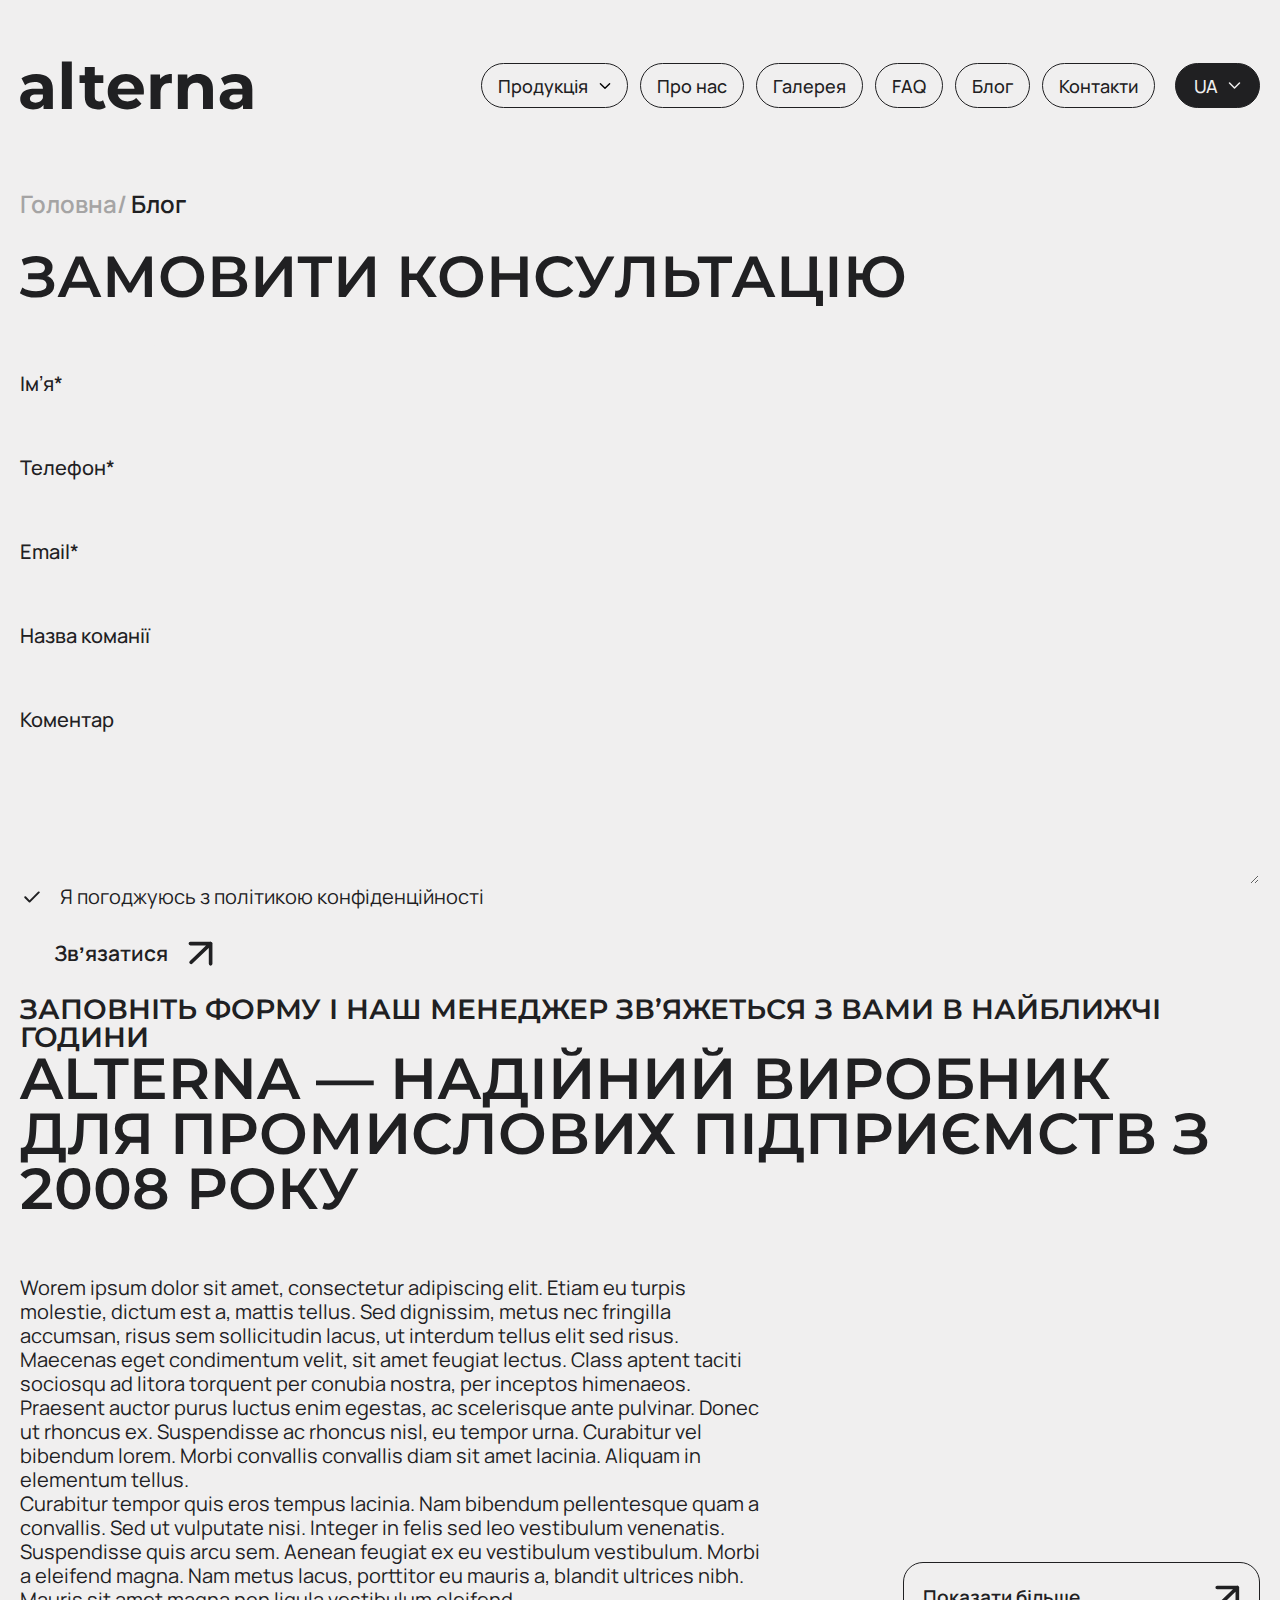
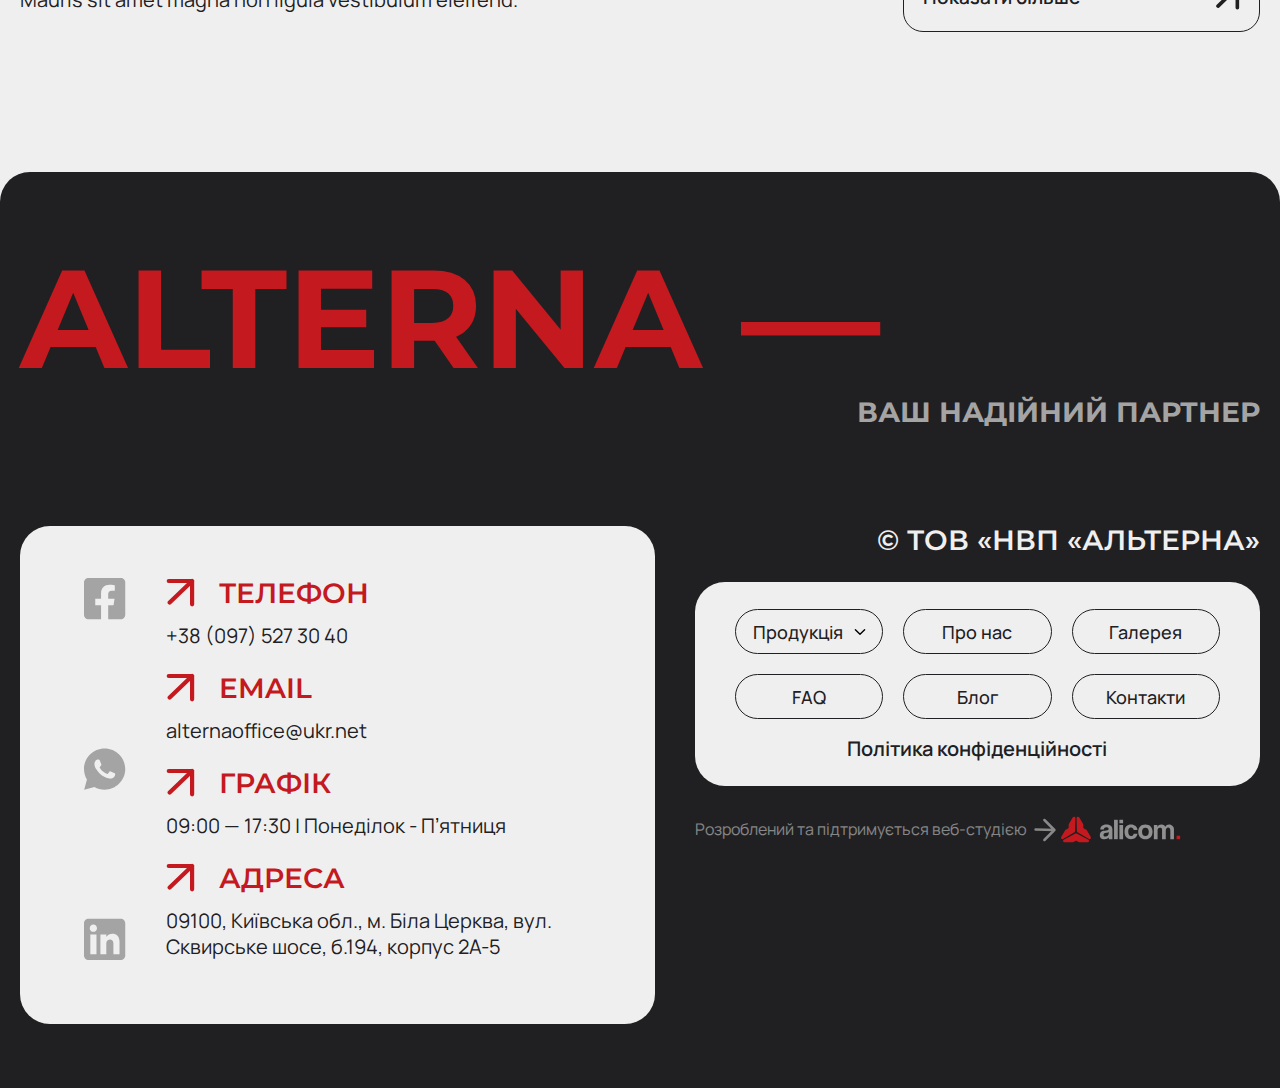
<file: blog.html>
<!doctype html>
<html lang="uk">
	<head>
		<meta charset="UTF-8">
		<meta name="viewport" content="width=device-width, initial-scale=1.0">
		<link rel="preload" href="./assets/fonts/Montserrat-SemiBold.woff2" as="font" type="font/woff2" crossorigin="anonymous">
		<link rel="preload" href="./assets/fonts/Montserrat-ExtraBold.woff2" as="font" type="font/woff2" crossorigin="anonymous">
		<link rel="preload" href="./assets/fonts/Montserrat-Bold.woff2" as="font" type="font/woff2" crossorigin="anonymous">
		<link rel="preload" href="./assets/fonts/Manrope-SemiBold.woff2" as="font" type="font/woff2" crossorigin="anonymous">
		<link rel="preload" href="./assets/fonts/Manrope-Regular.woff2" as="font" type="font/woff2" crossorigin="anonymous">
		<link rel="preload" href="./assets/fonts/Manrope-Medium.woff2" as="font" type="font/woff2" crossorigin="anonymous">
		<link rel="shortcut icon" href="./assets/img/favicon.ico">
		<title>Блог</title>
		<script type="module" crossorigin="" src="./js/app.min.js?v=1755447165841"></script>
		<script type="module" crossorigin="" src="./js/textblock.min.js?v=1755447165841"></script>
		<link rel="stylesheet" crossorigin="" href="./css/app.min.css?v=1755447165841">
		<link rel="stylesheet" crossorigin="" href="./css/textblock.min.css?v=1755447165841">
		<link rel="stylesheet" crossorigin="" href="./css/page-error.min.css?v=1755447165841">
	</head>
	<body>
		<div class="wrapper">
			<header class="header">
				<div class="header__container">
					<div class="header__body">
						<a href="#" class="header__logo">
							<img class="header__logo-img-1" src="./assets/img/logo.svg" alt="logo alterna">
							<img class="header__logo-img-2" src="./assets/img/logo-light.svg" alt="logo alterna">
						</a>
						<div class="header__inner">
							<div class="header__menu menu">
								<nav class="menu__body">
									<ul class="menu__list">
										<li class="menu__item">
											<a href="#" class="menu__link menu__toggle">Продукція</a>
											<div class="menu__dropdown submenu">
												<ul class="submenu__list">
													<li class="submenu__item">
														<a href="#" class="submenu__link">ГТВ</a>
													</li>
													<li class="submenu__item">
														<a href="#" class="submenu__link">ЗІЗ</a>
													</li>
													<li class="submenu__item">
														<a href="#" class="submenu__link">
															Обладнання
															<span class="hide-pc">для інфраструктури</span>
														</a>
													</li>
												</ul>
											</div>
										</li>
										<li class="menu__item">
											<a href="#" class="menu__link">Про нас</a>
										</li>
										<li class="menu__item">
											<a href="#" class="menu__link">Галерея</a>
										</li>
										<li class="menu__item">
											<a href="#" class="menu__link">FAQ</a>
										</li>
										<li class="menu__item">
											<a href="#" class="menu__link">Блог</a>
										</li>
										<li class="menu__item">
											<a href="#" class="menu__link">Контакти</a>
										</li>
									</ul>
									<a data-fls-popup-link="popup" href="#" class="menu__btn button-white">
										<span>Звʼязатися</span>
										<svg width="21" height="21" viewbox="0 0 21 21" fill="none" xmlns="http://www.w3.org/2000/svg">
											<path d="M19.1725 1.83024L19.1725 19.1987M19.1725 1.83024L1.80403 1.83024M19.1725 1.83024L2.48325 17.8206" stroke="currentColor" stroke-width="3.12988" stroke-linecap="round" stroke-linejoin="round"></path>
										</svg>
									</a>
								</nav>
							</div>
							<div class="header__actions">
								<div class="header__lang lang-block">
									<button type="button" class="lang-block__current">
										<span>UA</span>
										<svg width="13" height="13" viewbox="0 0 13 13" fill="none" xmlns="http://www.w3.org/2000/svg">
											<path d="M1.5 4L6.5 9L11.5 4" stroke="currentColor" stroke-width="1.5" stroke-linecap="round" stroke-linejoin="round"></path>
										</svg>
									</button>
									<div class="lang-block__list">
										<a href="#" class="lang-block__link">EN</a>
									</div>
								</div>
								<button type="button" data-fls-menu="" class="header__burger icon-menu">Меню</button>
							</div>
						</div>
					</div>
				</div>
			</header>
			<main class="page">
				<div class="breadcrumbs">
					<div class="breadcrumbs__container">
						<a href="#" class="breadcrumbs__link">Головна</a>
						<span class="breadcrumbs__link active">Блог</span>
					</div>
				</div>
				<section class="consultation">
					<div class="consultation__container">
						<div class="consultation__head">
							<h2 class="consultation__title title title--h3">ЗАМОВИТИ КОНСУЛЬТАЦІЮ</h2>
							<a href="#" class="consultation__btn button-empty button-white button--middle">
								<span>Контакти</span>
								<svg width="23" height="23" viewbox="0 0 23 23" fill="none" xmlns="http://www.w3.org/2000/svg">
									<path d="M20.451 2.33309L20.451 20.7586M20.451 2.33309L2.02555 2.33309M20.451 2.33309L2.7461 19.2965" stroke="currentColor" stroke-width="3.32035" stroke-linecap="round" stroke-linejoin="round"></path>
								</svg>
							</a>
						</div>
						<div class="consultation__body">
							<form action="#" class="consultation__form">
								<div class="consultation__columns">
									<div class="consultation__col">
										<div class="input-field input-field--white">
											<label class="input-field__label">Імʼя*</label>
											<input autocomplete="off" type="text" name="name" placeholder="Ваше імʼя" class="input-field__input">
										</div>
										<div class="input-field input-field--white">
											<label class="input-field__label">Телефон*</label>
											<input autocomplete="off" type="text" name="phone" placeholder="+38..." class="input-field__input">
										</div>
										<div class="input-field input-field--white">
											<label class="input-field__label">Email*</label>
											<input autocomplete="off" type="text" name="email" placeholder="...@..." class="input-field__input">
										</div>
									</div>
									<div class="consultation__col">
										<div class="input-field input-field--white">
											<label class="input-field__label">Назва команії</label>
											<input autocomplete="off" type="text" name="name" placeholder="Ваша компанія" class="input-field__input">
										</div>
										<div class="input-field input-field--white input-field--long">
											<label class="input-field__label">Коментар</label>
											<textarea name="phone" placeholder="Декілька слів про ваш запит" class="input-field__input"></textarea>
										</div>
									</div>
								</div>
								<label data-fls-checkbox="" class="checkbox checkbox--white">
									<input class="checkbox__input" type="checkbox" value="1" name="policy" checked>
									<span class="checkbox__text">Я погоджуюсь з політикою конфіденційності</span>
								</label>
								<button type="submit" class="consultation__send button-white">
									<span>Звʼязатися</span>
									<svg width="29" height="29" viewbox="0 0 29 29" fill="none" xmlns="http://www.w3.org/2000/svg">
										<path d="M26.107 3.02175V26.3607M26.107 3.02175H2.76804M26.107 3.02175L3.68073 24.5087" stroke="currentColor" stroke-width="4.20578" stroke-linecap="round" stroke-linejoin="round"></path>
									</svg>
								</button>
							</form>
							<div class="consultation__descr title title--h6">Заповніть форму і наш менеджер зв’яжеться з вами в найближчі години</div>
						</div>
					</div>
				</section>
				<section class="text-block">
					<div class="text-block__container">
						<div class="text-block__body">
							<h2 class="text-block__title title title--h3">Alterna — надійний виробник для промислових підприємств з 2008 року</h2>
							<div class="text-block__block">
								<p>
									Worem ipsum dolor sit amet, consectetur adipiscing elit. Etiam eu turpis molestie, dictum est a,
                    mattis tellus. Sed dignissim, metus nec fringilla accumsan, risus sem sollicitudin lacus, ut
                    interdum tellus elit sed risus. Maecenas eget condimentum velit, sit amet feugiat lectus. Class
                    aptent taciti sociosqu ad litora torquent per conubia nostra, per inceptos himenaeos. Praesent
                    auctor purus luctus enim egestas, ac scelerisque ante pulvinar. Donec ut rhoncus ex. Suspendisse ac
                    rhoncus nisl, eu tempor urna. Curabitur vel bibendum lorem. Morbi convallis convallis diam sit amet
                    lacinia. Aliquam in elementum tellus.
								</p>
								<p>
									Curabitur tempor quis eros tempus lacinia. Nam bibendum pellentesque quam a convallis. Sed ut
                    vulputate nisi. Integer in felis sed leo vestibulum venenatis. Suspendisse quis arcu sem. Aenean
                    feugiat ex eu vestibulum vestibulum. Morbi a eleifend magna. Nam metus lacus, porttitor eu mauris a,
                    blandit ultrices nibh. Mauris sit amet magna non ligula vestibulum eleifend.
								</p>
							</div>
							<div class="text-block__content">
								<div class="text-block__inner">
									<div class="text-block__block text-block__block--long">
										<h3 class="title title--h4 color-red">вигідні рішення та якісна продукція</h3>
										<p>
											Vestibulum dictum ultrices elit a luctus. Sed in ante ut leo congue posuere at sit amet
                            ligula. Pellentesque eget augue
                            nec nisl sodales blandit sed et sem. Aenean quis finibus arcu, in hendrerit purus. Praesent
                            ac aliquet lorem. Morbi
                            feugiat aliquam ligula, et vestibulum ligula hendrerit vitae. Sed ex lorem, pulvinar sed
                            auctor sit amet, molestie a
                            nibh. Ut euismod nisl arcu, sed placerat nulla volutpat aliquet. Ut id convallis nisl. Ut
                            mauris leo, lacinia sed elit
                            id, sagittis rhoncus odio. Pellentesque sapien libero, lobortis a placerat et, malesuada sit
                            amet dui. Nam sem sapien,
                            congue eu rutrum nec, pellentesque eget ligula.
										</p>
										<a href="#">Vestibulum dictum ultrices elit a luctus.</a>
										<ol>
											<li>
												Vestibulum dictum ultrices elit a luctus. Sed in ante ut leo congue posuere at sit amet
                                ligula. Pellentesque eget augue
                                nec nisl sodales blandit sed et sem. Aenean quis finibus arcu, in hendrerit purus.
											</li>
											<li>
												Praesent ac aliquet lorem. Morbi feugiat aliquam ligula, et vestibulum ligula hendrerit
                                vitae. Sed ex lorem, pulvinar
                                sed auctor sit amet, molestie a nibh. Ut euismod nisl arcu, sed placerat nulla volutpat
                                aliquet.
											</li>
											<li>
												Ut id convallis nisl. Ut mauris leo, lacinia sed elit id, sagittis rhoncus odio.
                                Pellentesque sapien libero, lobortis a
                                placerat et, malesuada sit amet dui. Nam sem sapien, congue eu rutrum nec, pellentesque
                                eget ligula
											</li>
										</ol>
									</div>
									<div class="text-block__block">
										<h3 class="title title--h5 color-red">переваги</h3>
										<p>
											Worem ipsum dolor sit amet, consectetur adipiscing elit. Etiam eu turpis molestie, dictum
                            est a, mattis tellus. Sed
                            dignissim, metus nec fringilla accumsan, risus sem sollicitudin lacus, ut interdum tellus
                            elit sed risus. Maecenas eget
                            condimentum velit, sit amet feugiat lectus.
										</p>
										<ul>
											<li>
												Class aptent taciti sociosqu ad litora torquent per conubia nostra, per inceptos
                                himenaeos.
											</li>
											<li>Praesent auctor purus luctus enim egestas, ac scelerisque ante pulvinar.</li>
											<li>Donec ut rhoncus ex. Suspendisse ac rhoncus nisl, eu tempor urna.</li>
											<li>
												Curabitur vel bibendum lorem. Morbi convallis convallis diam sit amet lacinia. Aliquam
                                in elementum tellus.
											</li>
										</ul>
										<p>
											Curabitur tempor quis eros tempus lacinia. Nam bibendum pellentesque quam a convallis. Sed
                            ut vulputate nisi. Integer in
                            felis sed leo vestibulum venenatis. Suspendisse quis arcu sem. Aenean feugiat ex eu
                            vestibulum vestibulum. Morbi a
                            eleifend magna. Nam metus lacus, porttitor eu mauris a, blandit ultrices nibh. Mauris sit
                            amet magna non ligula
                            vestibulum eleifend.
										</p>
									</div>
								</div>
							</div>
							<button type="button" class="text-block__more button-empty button-dark button--middle">
								<span class="text-block__more-text-1">Показати більше</span>
								<span class="text-block__more-text-2">Показати менше</span>
								<svg width="23" height="23" viewbox="0 0 23 23" fill="none" xmlns="http://www.w3.org/2000/svg">
									<path d="M20.451 2.33285L20.451 20.7583M20.451 2.33285L2.02555 2.33285M20.451 2.33285L2.7461 19.2963" stroke="currentColor" stroke-width="3.32035" stroke-linecap="round" stroke-linejoin="round"></path>
								</svg>
							</button>
						</div>
					</div>
				</section>
			</main>
			<footer class="footer">
				<div class="footer__container">
					<div class="footer__head">
						<div class="footer__title title title--h1">alterna —</div>
						<div class="footer__subtitle title title--h6">ваш надійний партнер</div>
					</div>
					<div class="footer__body">
						<div class="footer__contacts">
							<div class="footer__socials">
								<a href="#" class="footer__soc">
									<svg width="42" height="42" viewbox="0 0 42 42" fill="none" xmlns="http://www.w3.org/2000/svg">
										<path d="M36.8304 0H4.41964C3.24748 0 2.12333 0.46564 1.29448 1.29448C0.46564 2.12333 0 3.24748 0 4.41964L0 36.8304C0 38.0025 0.46564 39.1267 1.29448 39.9555C2.12333 40.7844 3.24748 41.25 4.41964 41.25H17.0571V27.2259H11.2563V20.625H17.0571V15.594C17.0571 9.87146 20.4639 6.71049 25.6818 6.71049C28.1807 6.71049 30.7939 7.15614 30.7939 7.15614V12.7728H27.9146C25.0778 12.7728 24.1929 14.5333 24.1929 16.3389V20.625H30.5259L29.5131 27.2259H24.1929V41.25H36.8304C38.0025 41.25 39.1267 40.7844 39.9555 39.9555C40.7844 39.1267 41.25 38.0025 41.25 36.8304V4.41964C41.25 3.24748 40.7844 2.12333 39.9555 1.29448C39.1267 0.46564 38.0025 0 36.8304 0Z" fill="currentColor"></path>
									</svg>
								</a>
								<a href="#" class="footer__soc">
									<svg width="42" height="42" viewbox="0 0 42 42" fill="none" xmlns="http://www.w3.org/2000/svg">
										<path d="M20.625 0.375C9.23484 0.375 0 9.60984 0 21C0 24.8693 1.08684 28.4767 2.94067 31.571L0.184631 41.625L10.4535 38.9294C13.4567 40.6368 16.9237 41.625 20.625 41.625C32.0152 41.625 41.25 32.3902 41.25 21C41.25 9.60984 32.0152 0.375 20.625 0.375ZM13.5654 11.379C13.9005 11.379 14.2449 11.377 14.5422 11.3925C14.9101 11.401 15.3104 11.428 15.6937 12.2753C16.1491 13.2825 17.1409 15.8092 17.2681 16.0653C17.3953 16.3214 17.4854 16.6231 17.3083 16.9583C17.1399 17.302 17.0523 17.5101 16.8048 17.8143C16.5487 18.1099 16.2681 18.4771 16.0361 18.7005C15.78 18.9566 15.5155 19.2374 15.8112 19.7479C16.1068 20.2583 17.1335 21.9318 18.6511 23.2827C20.6019 25.0255 22.2478 25.5611 22.76 25.8172C23.2722 26.0733 23.5688 26.0334 23.8644 25.6896C24.1687 25.3545 25.1421 24.2044 25.4858 23.6923C25.821 23.1801 26.1631 23.2687 26.6272 23.4371C27.0981 23.6056 29.6096 24.8427 30.1218 25.0988C30.634 25.3549 30.9697 25.4817 31.0986 25.6896C31.231 25.9045 31.2311 26.9272 30.8066 28.1201C30.382 29.3111 28.2974 30.463 27.3624 30.5438C26.4188 30.6314 25.5382 30.9679 21.2292 29.2715C16.0317 27.2245 12.754 21.901 12.4979 21.5573C12.2418 21.2221 10.4166 18.7895 10.4166 16.2802C10.4166 13.7622 11.7368 12.529 12.1991 12.0168C12.67 11.5047 13.2216 11.379 13.5654 11.379Z" fill="currentColor"></path>
									</svg>
								</a>
								<a href="#" class="footer__soc">
									<svg width="42" height="42" viewbox="0 0 42 42" fill="none" xmlns="http://www.w3.org/2000/svg">
										<path fill-rule="evenodd" clip-rule="evenodd" d="M36.6667 42H4.58333C2.05203 42 0 39.948 0 37.4167V5.33333C0 2.80203 2.05203 0.75 4.58333 0.75H36.6667C39.198 0.75 41.25 2.80203 41.25 5.33333V37.4167C41.25 39.948 39.198 42 36.6667 42ZM29.3996 36.2708H35.5208V23.696C35.5208 18.3755 32.5048 15.8029 28.2921 15.8029C24.0774 15.8029 22.3037 19.085 22.3037 19.085V16.4097H16.4045V36.2708H22.3037V25.845C22.3037 23.0514 23.5896 21.3891 26.0509 21.3891C28.3134 21.3891 29.3996 22.9865 29.3996 25.845V36.2708ZM5.72917 10.1441C5.72917 12.168 7.35743 13.8091 9.36681 13.8091C11.3762 13.8091 13.0035 12.168 13.0035 10.1441C13.0035 8.1202 11.3762 6.47917 9.36681 6.47917C7.35743 6.47917 5.72917 8.1202 5.72917 10.1441ZM12.4721 36.2708H6.32073V16.4097H12.4721V36.2708Z" fill="currentColor"></path>
									</svg>
								</a>
							</div>
							<div class="footer__rows">
								<div class="footer__row">
									<div class="footer__row-label title title--h6">
										<svg width="29" height="29" viewbox="0 0 29 29" fill="none" xmlns="http://www.w3.org/2000/svg">
											<path d="M26.0991 3.02151V26.3604M26.0991 3.02151H2.76023M26.0991 3.02151L3.67292 24.5085" stroke="currentColor" stroke-width="4.20578" stroke-linecap="round" stroke-linejoin="round"></path>
										</svg>
										<span>телефон</span>
									</div>
									<a href="tel:+380975273040" class="footer__row-val">+38 (097) 527 30 40</a>
								</div>
								<div class="footer__row">
									<div class="footer__row-label title title--h6">
										<svg width="29" height="29" viewbox="0 0 29 29" fill="none" xmlns="http://www.w3.org/2000/svg">
											<path d="M26.0991 3.02151V26.3604M26.0991 3.02151H2.76023M26.0991 3.02151L3.67292 24.5085" stroke="currentColor" stroke-width="4.20578" stroke-linecap="round" stroke-linejoin="round"></path>
										</svg>
										<span>email</span>
									</div>
									<a href="mailto:alternaoffice@ukr.net" class="footer__row-val">alternaoffice@ukr.net</a>
								</div>
								<div class="footer__row">
									<div class="footer__row-label title title--h6">
										<svg width="29" height="29" viewbox="0 0 29 29" fill="none" xmlns="http://www.w3.org/2000/svg">
											<path d="M26.0991 3.02151V26.3604M26.0991 3.02151H2.76023M26.0991 3.02151L3.67292 24.5085" stroke="currentColor" stroke-width="4.20578" stroke-linecap="round" stroke-linejoin="round"></path>
										</svg>
										<span>графік</span>
									</div>
									<div class="footer__row-val">09:00 — 17:30 | Понеділок - Пʼятниця</div>
								</div>
								<div class="footer__row">
									<div class="footer__row-label title title--h6">
										<svg width="29" height="29" viewbox="0 0 29 29" fill="none" xmlns="http://www.w3.org/2000/svg">
											<path d="M26.0991 3.02151V26.3604M26.0991 3.02151H2.76023M26.0991 3.02151L3.67292 24.5085" stroke="currentColor" stroke-width="4.20578" stroke-linecap="round" stroke-linejoin="round"></path>
										</svg>
										<span>адреса</span>
									</div>
									<div class="footer__row-val">09100, Київська обл., м. Біла Церква, вул. Сквирське шосе, б.194, корпус 2А-5</div>
								</div>
							</div>
						</div>
						<div class="footer__inner">
							<div class="footer__copy title title--h6">© ТОВ «НВП «АЛЬТЕРНА»</div>
							<div class="footer__nav">
								<div class="footer__menu menu">
									<nav class="menu__body">
										<ul class="menu__list">
											<li class="menu__item">
												<a href="#" class="menu__link menu__toggle">Продукція</a>
												<div class="menu__dropdown submenu">
													<ul class="submenu__list">
														<li class="submenu__item">
															<a href="#" class="submenu__link">ГТВ</a>
														</li>
														<li class="submenu__item">
															<a href="#" class="submenu__link">ЗІЗ</a>
														</li>
														<li class="submenu__item">
															<a href="#" class="submenu__link">Обладнання</a>
														</li>
													</ul>
												</div>
											</li>
											<li class="menu__item">
												<a href="#" class="menu__link">Про нас</a>
											</li>
											<li class="menu__item">
												<a href="#" class="menu__link">Галерея</a>
											</li>
											<li class="menu__item">
												<a href="#" class="menu__link">FAQ</a>
											</li>
											<li class="menu__item">
												<a href="#" class="menu__link">Блог</a>
											</li>
											<li class="menu__item">
												<a href="#" class="menu__link">Контакти</a>
											</li>
										</ul>
									</nav>
								</div>
								<a href="#" class="footer__policy">Політика конфіденційності</a>
							</div>
							<div class="footer__bottom">
								<div class="footer__info-text">
									<span>Розроблений та підтримується веб-студією</span>
									<svg width="24" height="25" viewbox="0 0 24 25" fill="none" xmlns="http://www.w3.org/2000/svg">
										<path d="M21.8047 12.5002L11.3817 22.9232M21.8047 12.5002L11.3817 2.07715M21.8047 12.5002L2.19332 12.0807" stroke="currentColor" stroke-opacity="0.5" stroke-width="2.65628" stroke-linecap="round" stroke-linejoin="round"></path>
									</svg>
								</div>
								<a href="#" class="footer__info-logo">
									<img src="./assets/img/logo-studio.svg" alt="Image" loading="lazy">
								</a>
							</div>
						</div>
					</div>
				</div>
			</footer>
		</div>
		<div data-fls-popup="popup" aria-hidden="true" class="popup">
			<div data-fls-popup-wrapper="" class="popup__wrapper">
				<div data-fls-popup-body="" class="popup__body">
					<button data-fls-popup-close="" type="button" class="popup__close">
						<svg width="28" height="28" viewbox="0 0 28 28" fill="none" xmlns="http://www.w3.org/2000/svg">
							<path d="M2.31836 25.6768L25.6812 2.32056M2.31836 2.32056L25.6812 25.6768" stroke="currentColor" stroke-width="3.57143" stroke-linecap="round"></path>
						</svg>
					</button>
					<div data-fls-popup-content="" class="popup__content">
						<div class="popup__head">
							<div class="popup__icon">
								<img src="./assets/img/icons/phone-red.svg" alt="Image" loading="lazy">
							</div>
							<div class="popup__title title title--h6 color-red">отримайте персональну консультацію вже зараз</div>
							<div class="popup__text">Заповніть форму і наш менеджер зв’яжеться з вами в найближчі години</div>
						</div>
						<form action="#" class="popup__form">
							<div class="popup__inouts">
								<div class="input-field">
									<label class="input-field__label">Імʼя*</label>
									<input autocomplete="off" type="text" name="name" placeholder="Ваше імʼя" class="input-field__input">
								</div>
								<div class="input-field">
									<label class="input-field__label">Телефон*</label>
									<input autocomplete="off" type="text" name="phone" placeholder="+38..." class="input-field__input">
								</div>
								<div class="input-field">
									<label class="input-field__label">Email*</label>
									<input autocomplete="off" type="text" name="email" placeholder="...@..." class="input-field__input">
								</div>
							</div>
							<label data-fls-checkbox="" class="checkbox">
								<input class="checkbox__input" type="checkbox" value="1" name="policy" checked>
								<span class="checkbox__text">Я погоджуюсь з політикою конфіденційності</span>
							</label>
							<button type="submit" class="popup__send button">
								<span>Звʼязатися</span>
								<svg width="29" height="29" viewbox="0 0 29 29" fill="none" xmlns="http://www.w3.org/2000/svg">
									<path d="M26.107 3.02175V26.3607M26.107 3.02175H2.76804M26.107 3.02175L3.68073 24.5087" stroke="currentColor" stroke-width="4.20578" stroke-linecap="round" stroke-linejoin="round"></path>
								</svg>
							</button>
						</form>
						<button data-fls-popup-link="popup-error" type="button" class="button button--small">Popup-error</button>
						<button data-fls-popup-link="popup-success" type="button" class="button button--small">Popup-succes</button>
					</div>
				</div>
			</div>
		</div>
		<div data-fls-popup="popup-error" aria-hidden="true" class="popup popup--small">
			<div data-fls-popup-wrapper="" class="popup__wrapper">
				<div data-fls-popup-body="" class="popup__body">
					<button data-fls-popup-close="" type="button" class="popup__close">
						<svg width="28" height="28" viewbox="0 0 28 28" fill="none" xmlns="http://www.w3.org/2000/svg">
							<path d="M2.31836 25.6768L25.6812 2.32056M2.31836 2.32056L25.6812 25.6768" stroke="currentColor" stroke-width="3.57143" stroke-linecap="round"></path>
						</svg>
					</button>
					<div data-fls-popup-content="" class="popup__content">
						<div class="popup__head">
							<div class="popup__icon">
								<img src="./assets/img/icons/cross-red.svg" alt="Image" loading="lazy">
							</div>
							<div class="popup__title title title--h6 color-red">На жаль, виникла помилка завантаження</div>
							<div class="popup__text">
								Спробуйте перезавантажити сторінку та перевірити правильність введеної інформації
							</div>
						</div>
						<a href="#" class="popup__send button">
							<span class="button__text-1">Повернутися на головну</span>
							<span class="button__text-2">Hа головну</span>
							<svg width="29" height="29" viewbox="0 0 29 29" fill="none" xmlns="http://www.w3.org/2000/svg">
								<path d="M26.107 3.02175V26.3607M26.107 3.02175H2.76804M26.107 3.02175L3.68073 24.5087" stroke="currentColor" stroke-width="4.20578" stroke-linecap="round" stroke-linejoin="round"></path>
							</svg>
						</a>
					</div>
				</div>
			</div>
		</div>
		<div data-fls-popup="popup-success" aria-hidden="true" class="popup popup--small">
			<div data-fls-popup-wrapper="" class="popup__wrapper">
				<div data-fls-popup-body="" class="popup__body">
					<button data-fls-popup-close="" type="button" class="popup__close">
						<svg width="28" height="28" viewbox="0 0 28 28" fill="none" xmlns="http://www.w3.org/2000/svg">
							<path d="M2.31836 25.6768L25.6812 2.32056M2.31836 2.32056L25.6812 25.6768" stroke="currentColor" stroke-width="3.57143" stroke-linecap="round"></path>
						</svg>
					</button>
					<div data-fls-popup-content="" class="popup__content">
						<div class="popup__head">
							<div class="popup__icon">
								<img src="./assets/img/icons/ok-red.svg" alt="Image" loading="lazy">
							</div>
							<div class="popup__title title title--h6 color-red">дякуємо за звернення!</div>
							<div class="popup__text">
								Ми отримали ваші контактні дані. Наш менеджер зв’яжеться з Вами у найближчий час
							</div>
						</div>
						<a href="#" class="popup__send button">
							<span class="button__text-1">Повернутися на головну</span>
							<span class="button__text-2">Hа головну</span>
							<svg width="29" height="29" viewbox="0 0 29 29" fill="none" xmlns="http://www.w3.org/2000/svg">
								<path d="M26.107 3.02175V26.3607M26.107 3.02175H2.76804M26.107 3.02175L3.68073 24.5087" stroke="currentColor" stroke-width="4.20578" stroke-linecap="round" stroke-linejoin="round"></path>
							</svg>
						</a>
					</div>
				</div>
			</div>
		</div>
	</body>
</html>
</file>
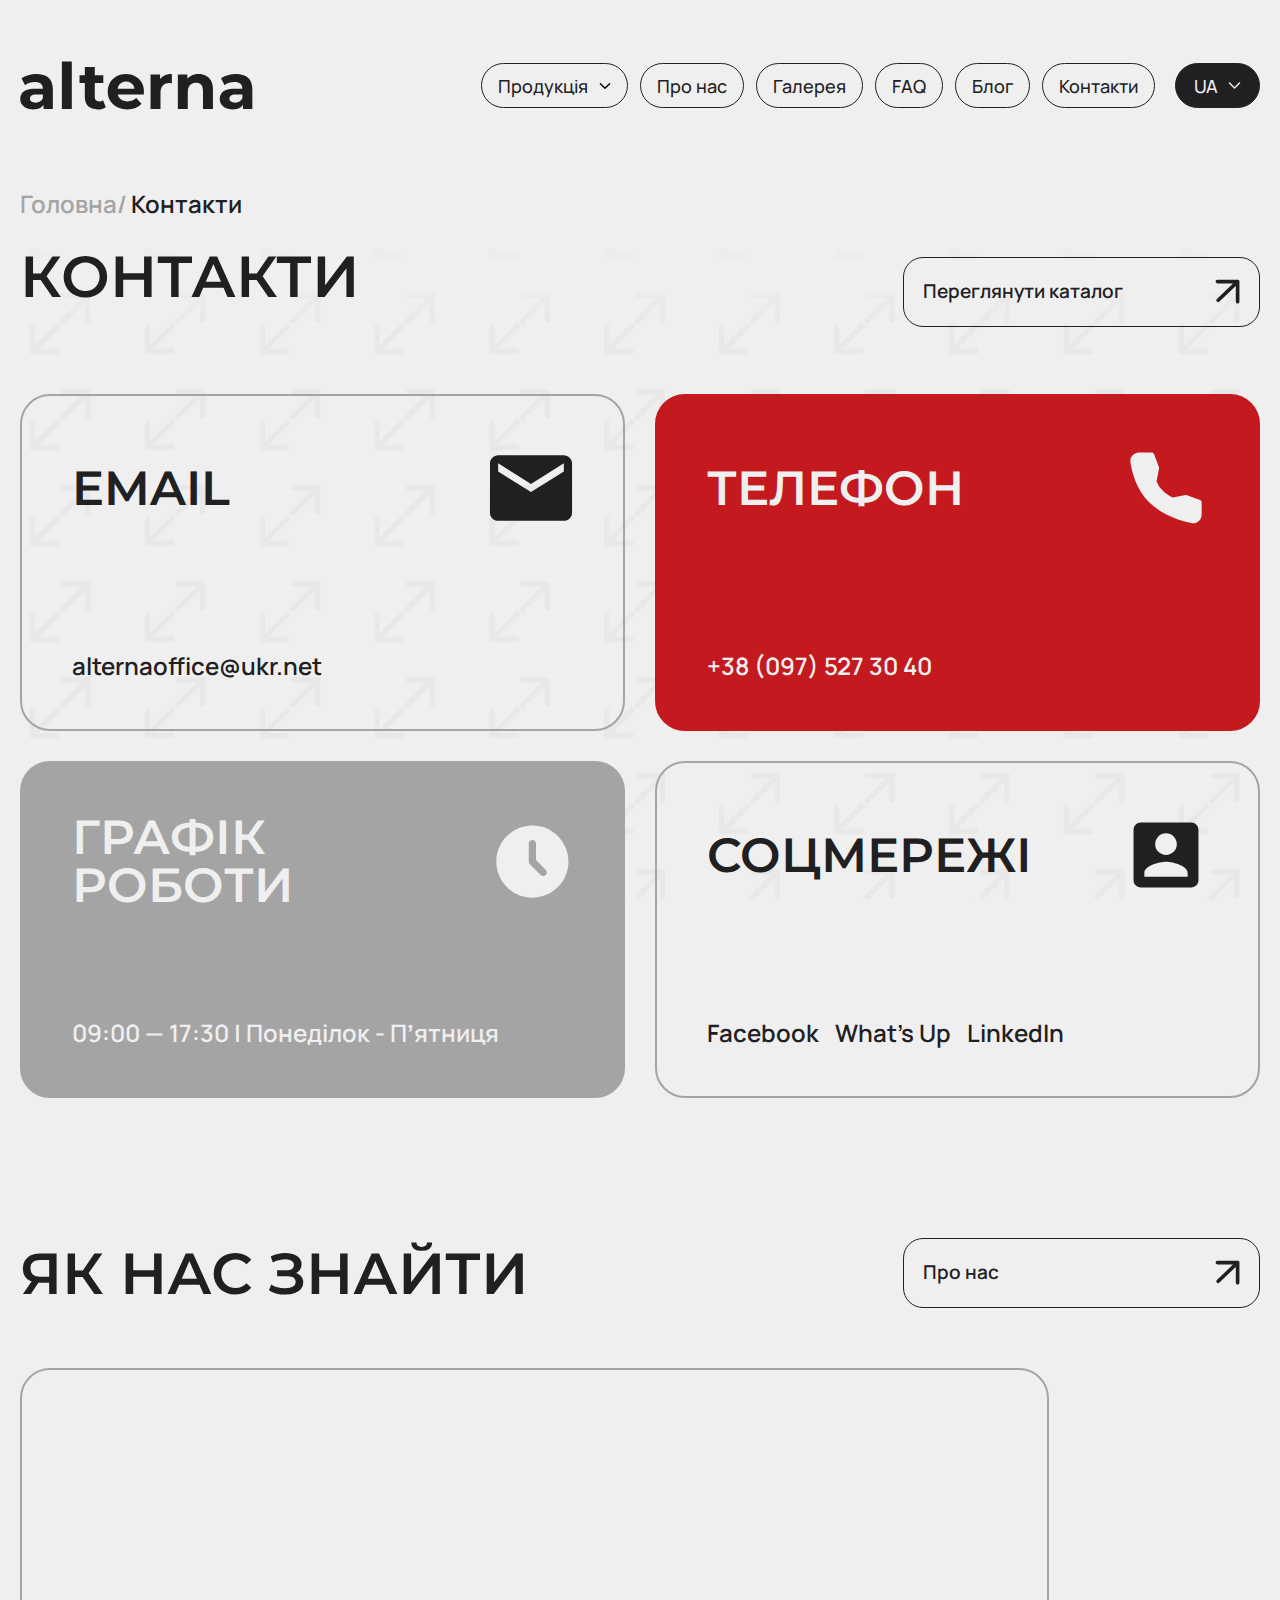
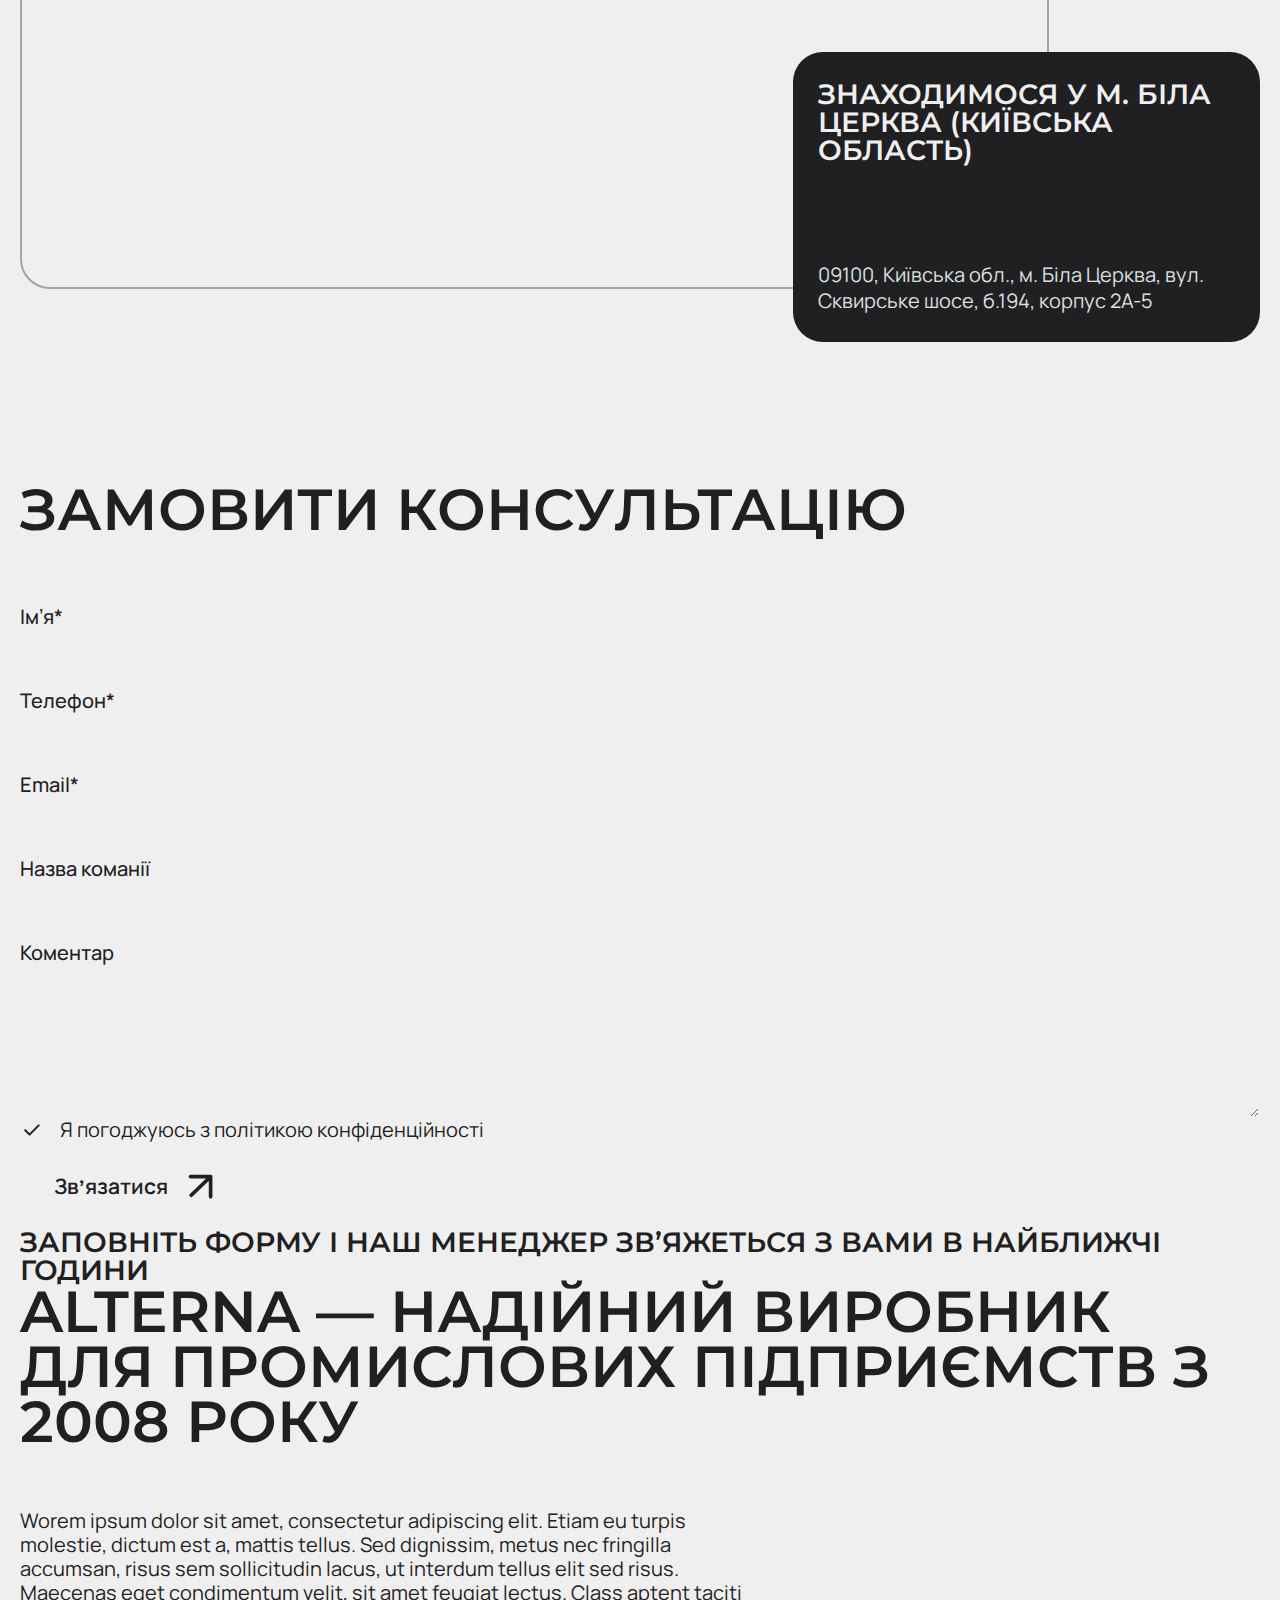
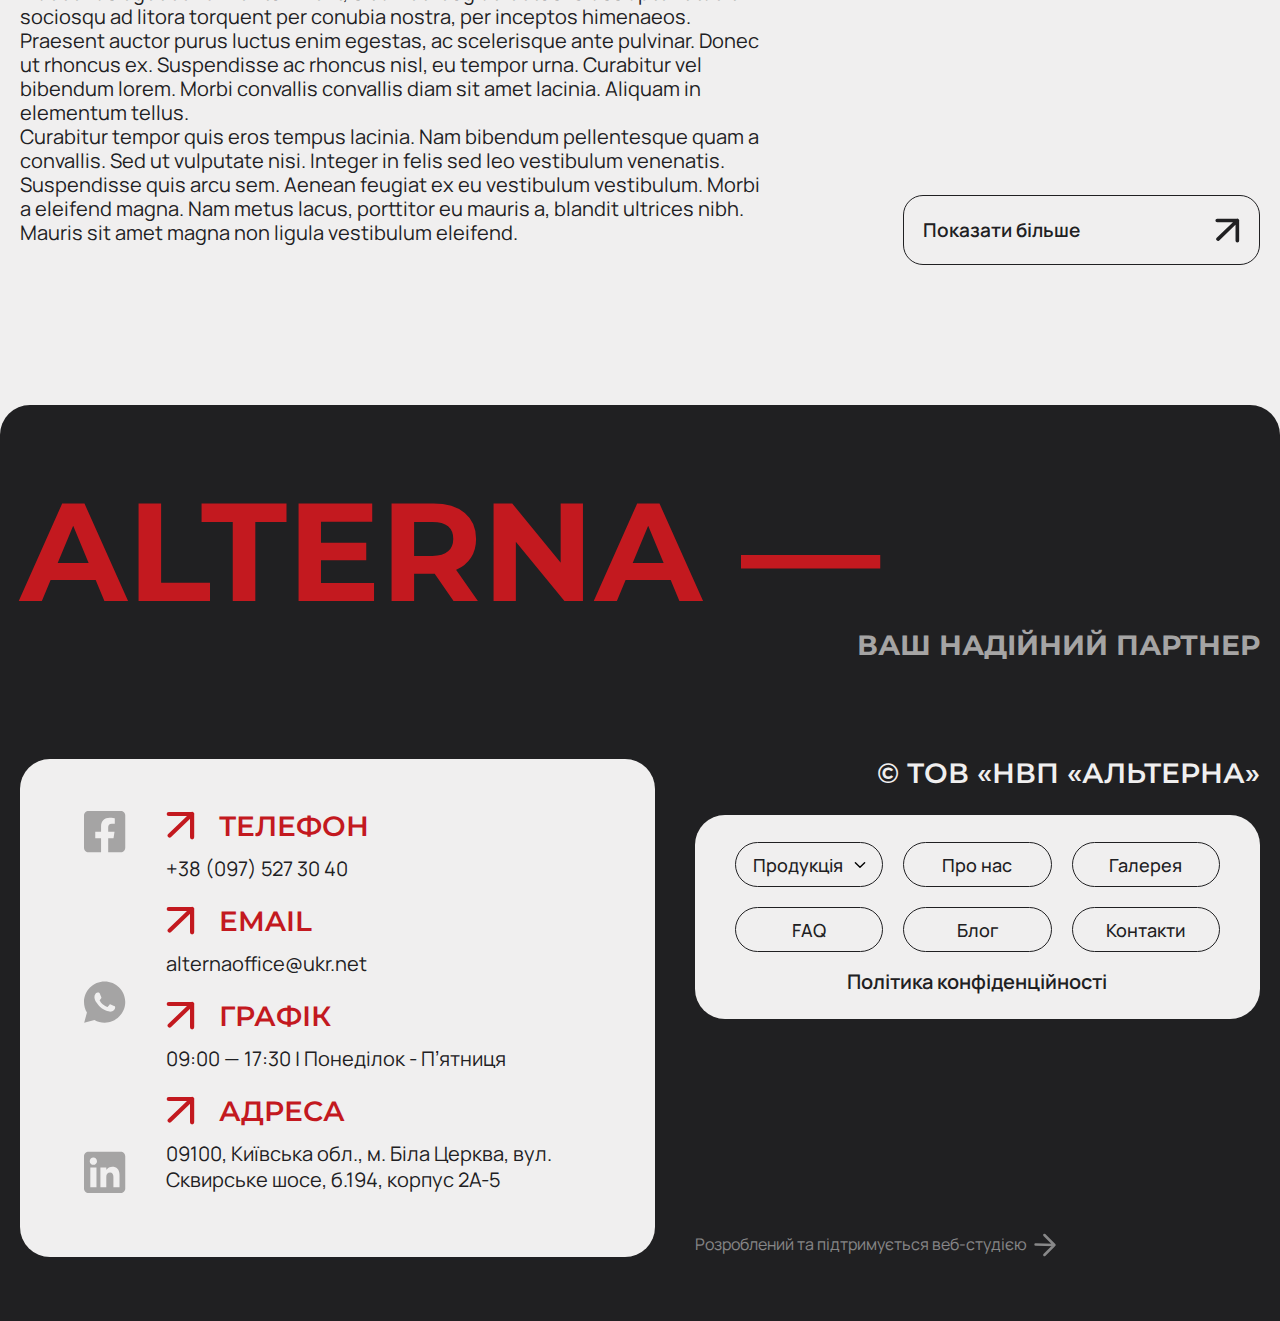
<file: contacts.html>
<!doctype html>
<html lang="uk">
	<head>
		<meta charset="UTF-8">
		<meta name="viewport" content="width=device-width, initial-scale=1.0">
		<link rel="preload" href="./assets/fonts/Montserrat-SemiBold.woff2" as="font" type="font/woff2" crossorigin="anonymous">
		<link rel="preload" href="./assets/fonts/Montserrat-ExtraBold.woff2" as="font" type="font/woff2" crossorigin="anonymous">
		<link rel="preload" href="./assets/fonts/Montserrat-Bold.woff2" as="font" type="font/woff2" crossorigin="anonymous">
		<link rel="preload" href="./assets/fonts/Manrope-SemiBold.woff2" as="font" type="font/woff2" crossorigin="anonymous">
		<link rel="preload" href="./assets/fonts/Manrope-Regular.woff2" as="font" type="font/woff2" crossorigin="anonymous">
		<link rel="preload" href="./assets/fonts/Manrope-Medium.woff2" as="font" type="font/woff2" crossorigin="anonymous">
		<link rel="shortcut icon" href="./assets/img/favicon.ico">
		<title>Контакти</title>
		<script type="module" crossorigin="" src="./js/app.min.js?v=1755514337024"></script>
		<script type="module" crossorigin="" src="./js/textblock.min.js?v=1755514337024"></script>
		<link rel="stylesheet" crossorigin="" href="./css/app.min.css?v=1755514337024">
		<link rel="stylesheet" crossorigin="" href="./css/textblock.min.css?v=1755514337024">
		<link rel="stylesheet" crossorigin="" href="./css/page-error.min.css?v=1755514337024">
		<link rel="stylesheet" crossorigin="" href="./css/contacts-map.min.css?v=1755514337024">
	</head>
	<body>
		<div class="wrapper">
			<header class="header">
				<div class="header__container">
					<div class="header__body">
						<a href="#" class="header__logo">
							<img class="header__logo-img-1" src="./assets/img/logo.svg" alt="logo alterna">
							<img class="header__logo-img-2" src="./assets/img/logo-light.svg" alt="logo alterna">
						</a>
						<div class="header__inner">
							<div class="header__menu menu">
								<nav class="menu__body">
									<ul class="menu__list">
										<li class="menu__item">
											<a href="#" class="menu__link menu__toggle">Продукція</a>
											<div class="menu__dropdown submenu">
												<ul class="submenu__list">
													<li class="submenu__item">
														<a href="#" class="submenu__link">ГТВ</a>
													</li>
													<li class="submenu__item">
														<a href="#" class="submenu__link">ЗІЗ</a>
													</li>
													<li class="submenu__item">
														<a href="#" class="submenu__link">
															Обладнання
															<span class="hide-pc">для інфраструктури</span>
														</a>
													</li>
												</ul>
											</div>
										</li>
										<li class="menu__item">
											<a href="#" class="menu__link">Про нас</a>
										</li>
										<li class="menu__item">
											<a href="#" class="menu__link">Галерея</a>
										</li>
										<li class="menu__item">
											<a href="#" class="menu__link">FAQ</a>
										</li>
										<li class="menu__item">
											<a href="#" class="menu__link">Блог</a>
										</li>
										<li class="menu__item">
											<a href="#" class="menu__link">Контакти</a>
										</li>
									</ul>
									<a data-fls-popup-link="popup" href="#" class="menu__btn button-white">
										<span>Звʼязатися</span>
										<svg width="21" height="21" viewbox="0 0 21 21" fill="none" xmlns="http://www.w3.org/2000/svg">
											<path d="M19.1725 1.83024L19.1725 19.1987M19.1725 1.83024L1.80403 1.83024M19.1725 1.83024L2.48325 17.8206" stroke="currentColor" stroke-width="3.12988" stroke-linecap="round" stroke-linejoin="round"></path>
										</svg>
									</a>
								</nav>
							</div>
							<div class="header__actions">
								<div class="header__lang lang-block">
									<button type="button" class="lang-block__current">
										<span>UA</span>
										<svg width="13" height="13" viewbox="0 0 13 13" fill="none" xmlns="http://www.w3.org/2000/svg">
											<path d="M1.5 4L6.5 9L11.5 4" stroke="currentColor" stroke-width="1.5" stroke-linecap="round" stroke-linejoin="round"></path>
										</svg>
									</button>
									<div class="lang-block__list">
										<a href="#" class="lang-block__link">EN</a>
									</div>
								</div>
								<button type="button" data-fls-menu="" class="header__burger icon-menu">Меню</button>
							</div>
						</div>
					</div>
				</div>
			</header>
			<main class="page">
				<div class="breadcrumbs">
					<div class="breadcrumbs__container">
						<a href="#" class="breadcrumbs__link">Головна</a>
						<span class="breadcrumbs__link active">Контакти</span>
					</div>
				</div>
				<div class="contacts-inner section-bg-decor">
					<section class="contacts-block">
						<div class="contacts-block__container">
							<div class="contacts-block__head">
								<h1 class="contacts-block__title title title--h3">контакти</h1>
								<a href="#" class="contacts-block__btn button-empty button-dark button--middle">
									<span>Переглянути каталог</span>
									<svg width="29" height="29" viewbox="0 0 29 29" fill="none" xmlns="http://www.w3.org/2000/svg">
										<path d="M26.107 3.02175V26.3607M26.107 3.02175H2.76804M26.107 3.02175L3.68073 24.5087" stroke="currentColor" stroke-width="4.20578" stroke-linecap="round" stroke-linejoin="round"></path>
									</svg>
								</a>
							</div>
							<div class="contacts-block__body">
								<div class="contacts-block__item">
									<div class="contacts-block__item-head">
										<div class="contacts-block__item-title">email</div>
										<div class="contacts-block__item-icon">
											<svg width="84" height="66" viewbox="0 0 84 66" fill="none" xmlns="http://www.w3.org/2000/svg">
												<path d="M74.8422 0.156982H9.15608C4.64016 0.156982 0.986366 3.85183 0.986366 8.36775L0.945312 57.6324C0.945312 62.1483 4.64016 65.8431 9.15608 65.8431H74.8422C79.3581 65.8431 83.053 62.1483 83.053 57.6324V8.36775C83.053 3.85183 79.3581 0.156982 74.8422 0.156982ZM74.8422 16.5785L41.9992 37.1054L9.15608 16.5785V8.36775L41.9992 28.8947L74.8422 8.36775V16.5785Z" fill="currentColor"></path>
											</svg>
										</div>
									</div>
									<div class="contacts-block__item-bottom">
										<a href="mailto:alternaoffice@ukr.net" class="contacts-block__item-val">alternaoffice@ukr.net</a>
									</div>
								</div>
								<div class="contacts-block__item contacts-block__item--accent">
									<div class="contacts-block__item-head">
										<div class="contacts-block__item-title">телефон</div>
										<div class="contacts-block__item-icon">
											<svg width="72" height="72" viewbox="0 0 72 72" fill="none" xmlns="http://www.w3.org/2000/svg">
												<path fill-rule="evenodd" clip-rule="evenodd" d="M9.10914 0.496826H21.6629C22.1735 0.496826 22.6719 0.652522 23.0917 0.943139C23.5115 1.23376 23.8326 1.64547 24.0124 2.12336L28.8853 15.0754C29.0459 15.5037 29.0864 15.9678 29.0024 16.4175L26.5593 29.5101C29.5613 36.5651 34.5179 41.3075 42.7342 45.5612L55.6696 43.0511C56.1292 42.9626 56.6045 43.0043 57.0417 43.1716L70.0339 48.1249C70.5089 48.3058 70.9177 48.6266 71.2063 49.045C71.495 49.4633 71.6498 49.9594 71.6504 50.4676V62.4625C71.6504 67.9043 66.8578 72.3187 61.2486 71.0972C51.0309 68.8749 32.0982 63.2222 18.8382 49.9622C6.13385 37.2612 1.87675 19.7174 0.44767 10.236C-0.372291 4.82087 3.96848 0.496826 9.10914 0.496826Z" fill="currentColor"></path>
											</svg>
										</div>
									</div>
									<div class="contacts-block__item-bottom">
										<a href="tel:+380975273040" class="contacts-block__item-val">+38 (097) 527 30 40</a>
									</div>
								</div>
								<div class="contacts-block__item contacts-block__item--gray">
									<div class="contacts-block__item-head">
										<div class="contacts-block__item-title">графік роботи</div>
										<div class="contacts-block__item-icon">
											<svg width="73" height="73" viewbox="0 0 73 73" fill="none" xmlns="http://www.w3.org/2000/svg">
												<path d="M36.392 0.5354C56.3144 0.5354 72.4637 16.6847 72.4637 36.6071C72.4637 56.5295 56.3144 72.6788 36.392 72.6788C16.4696 72.6788 0.320312 56.5295 0.320312 36.6071C0.320312 16.6847 16.4696 0.5354 36.392 0.5354ZM36.392 14.9641C35.4353 14.9641 34.5178 15.3441 33.8413 16.0206C33.1649 16.6971 32.7848 17.6146 32.7848 18.5712V36.6071C32.785 37.5637 33.1652 38.481 33.8417 39.1574L44.6632 49.9789C45.3436 50.6359 46.2547 50.9995 47.2005 50.9913C48.1463 50.9831 49.051 50.6037 49.7198 49.9349C50.3886 49.2661 50.768 48.3614 50.7762 47.4156C50.7844 46.4698 50.4208 45.5586 49.7638 44.8783L39.9992 35.1137V18.5712C39.9992 17.6146 39.6191 16.6971 38.9427 16.0206C38.2662 15.3441 37.3487 14.9641 36.392 14.9641Z" fill="currentColor"></path>
											</svg>
										</div>
									</div>
									<div class="contacts-block__item-bottom">
										<div class="contacts-block__item-val">09:00 — 17:30 | Понеділок - Пʼятниця</div>
									</div>
								</div>
								<div class="contacts-block__item">
									<div class="contacts-block__item-head">
										<div class="contacts-block__item-title">соцмережі</div>
										<div class="contacts-block__item-icon">
											<svg width="66" height="66" viewbox="0 0 66 66" fill="none" xmlns="http://www.w3.org/2000/svg">
												<path d="M11.3567 51.0358C11.3567 43.8214 25.7853 39.8535 32.9997 39.8535C40.214 39.8535 54.6427 43.8214 54.6427 51.0358V54.6429H11.3567M43.8212 22.1784C43.8212 25.0485 42.6811 27.8009 40.6516 29.8304C38.6222 31.8598 35.8697 32.9999 32.9997 32.9999C30.1296 32.9999 27.3771 31.8598 25.3477 29.8304C23.3183 27.8009 22.1782 25.0485 22.1782 22.1784C22.1782 19.3084 23.3183 16.5559 25.3477 14.5265C27.3771 12.497 30.1296 11.3569 32.9997 11.3569C35.8697 11.3569 38.6222 12.497 40.6516 14.5265C42.6811 16.5559 43.8212 19.3084 43.8212 22.1784ZM0.535156 7.74974V58.2501C0.535156 60.1635 1.29524 61.9985 2.64819 63.3514C4.00114 64.7044 5.83613 65.4644 7.74949 65.4644H58.2499C60.1632 65.4644 61.9982 64.7044 63.3512 63.3514C64.7041 61.9985 65.4642 60.1635 65.4642 58.2501V7.74974C65.4642 5.83638 64.7041 4.00138 63.3512 2.64843C61.9982 1.29548 60.1632 0.5354 58.2499 0.5354H7.74949C5.83613 0.5354 4.00114 1.29548 2.64819 2.64843C1.29524 4.00138 0.535156 5.83638 0.535156 7.74974Z" fill="currentColor"></path>
											</svg>
										</div>
									</div>
									<div class="contacts-block__item-bottom">
										<a href="#" class="contacts-block__item-val">Facebook</a>
										<a href="#" class="contacts-block__item-val">What's Up</a>
										<a href="#" class="contacts-block__item-val">LinkedIn</a>
									</div>
								</div>
							</div>
						</div>
					</section>
					<section class="contacts-map">
						<div class="contacts-map__container">
							<div class="contacts-map__head">
								<h2 class="contacts-map__title title title--h3">як нас знайти</h2>
								<a href="#" class="contacts-map__btn button-empty button-dark button--middle">
									<span>Про нас</span>
									<svg width="29" height="29" viewbox="0 0 29 29" fill="none" xmlns="http://www.w3.org/2000/svg">
										<path d="M26.107 3.02175V26.3607M26.107 3.02175H2.76804M26.107 3.02175L3.68073 24.5087" stroke="currentColor" stroke-width="4.20578" stroke-linecap="round" stroke-linejoin="round"></path>
									</svg>
								</a>
							</div>
							<div class="contacts-map__body">
								<div class="contacts-map__frame">
									<iframe src="https://www.google.com/maps/embed?pb=!1m14!1m8!1m3!1d2574.1101982195464!2d30.093698!3d49.821594!3m2!1i1024!2i768!4f13.1!3m3!1m2!1s0x40d343b42d3bdbf3%3A0xc4c2595a75255164!2z0YPQuy4g0KTQsNGB0YLQvtCy0YHQutCw0Y8sIDI1LCDQkdC10LvQsNGPINCm0LXRgNC60L7QstGMLCDQmtC40LXQstGB0LrQsNGPINC-0LHQu9Cw0YHRgtGMLCAwOTEwMA!5e0!3m2!1sru!2sua!4v1755269249272!5m2!1sru!2sua" width="600" height="450" style="border:0;" allowfullscreen loading="lazy" referrerpolicy="no-referrer-when-downgrade"></iframe>
								</div>
								<div class="contacts-map__info">
									<div class="contacts-map__subtitle title title--h6">знаходимося у м. біла церква (київська область)</div>
									<div class="contacts-map__val">09100, Київська обл., м. Біла Церква, вул. Сквирське шосе, б.194, корпус 2А-5</div>
								</div>
							</div>
						</div>
					</section>
				</div>
				<section class="consultation">
					<div class="consultation__container">
						<div class="consultation__head">
							<h2 class="consultation__title title title--h3">ЗАМОВИТИ КОНСУЛЬТАЦІЮ</h2>
							<a href="#" class="consultation__btn button-empty button-white button--middle">
								<span>Контакти</span>
								<svg width="23" height="23" viewbox="0 0 23 23" fill="none" xmlns="http://www.w3.org/2000/svg">
									<path d="M20.451 2.33309L20.451 20.7586M20.451 2.33309L2.02555 2.33309M20.451 2.33309L2.7461 19.2965" stroke="currentColor" stroke-width="3.32035" stroke-linecap="round" stroke-linejoin="round"></path>
								</svg>
							</a>
						</div>
						<div class="consultation__body">
							<form action="#" class="consultation__form">
								<div class="consultation__columns">
									<div class="consultation__col">
										<div class="input-field input-field--white">
											<label class="input-field__label">Імʼя*</label>
											<input autocomplete="off" type="text" name="name" placeholder="Ваше імʼя" class="input-field__input">
										</div>
										<div class="input-field input-field--white">
											<label class="input-field__label">Телефон*</label>
											<input autocomplete="off" type="tel" name="phone" placeholder="+38..." class="input-field__input" data-fls-input-mask="+38 (999) 999 - 99 - 99">
										</div>
										<div class="input-field input-field--white">
											<label class="input-field__label">Email*</label>
											<input autocomplete="off" type="text" name="email" placeholder="...@..." class="input-field__input" data-fls-input-mask="*{1,20}[.*{1,20}][.*{1,20}][.*{1,20}]@*{1,20}[.*{2,6}][.*{1,2}]">
										</div>
									</div>
									<div class="consultation__col">
										<div class="input-field input-field--white">
											<label class="input-field__label">Назва команії</label>
											<input autocomplete="off" type="text" name="name" placeholder="Ваша компанія" class="input-field__input">
										</div>
										<div class="input-field input-field--white input-field--long">
											<label class="input-field__label">Коментар</label>
											<textarea name="phone" placeholder="Декілька слів про ваш запит" class="input-field__input"></textarea>
										</div>
									</div>
								</div>
								<label data-fls-checkbox="" class="checkbox checkbox--white">
									<input class="checkbox__input" type="checkbox" value="1" name="policy" checked>
									<span class="checkbox__text">Я погоджуюсь з політикою конфіденційності</span>
								</label>
								<button type="submit" class="consultation__send button-white">
									<span>Звʼязатися</span>
									<svg width="29" height="29" viewbox="0 0 29 29" fill="none" xmlns="http://www.w3.org/2000/svg">
										<path d="M26.107 3.02175V26.3607M26.107 3.02175H2.76804M26.107 3.02175L3.68073 24.5087" stroke="currentColor" stroke-width="4.20578" stroke-linecap="round" stroke-linejoin="round"></path>
									</svg>
								</button>
							</form>
							<div class="consultation__descr title title--h6">Заповніть форму і наш менеджер зв’яжеться з вами в найближчі години</div>
						</div>
					</div>
				</section>
				<section class="text-block">
					<div class="text-block__container">
						<div class="text-block__body">
							<h2 class="text-block__title title title--h3">Alterna — надійний виробник для промислових підприємств з 2008 року</h2>
							<div class="text-block__block">
								<p>
									Worem ipsum dolor sit amet, consectetur adipiscing elit. Etiam eu turpis molestie, dictum est a,
                    mattis tellus. Sed dignissim, metus nec fringilla accumsan, risus sem sollicitudin lacus, ut
                    interdum tellus elit sed risus. Maecenas eget condimentum velit, sit amet feugiat lectus. Class
                    aptent taciti sociosqu ad litora torquent per conubia nostra, per inceptos himenaeos. Praesent
                    auctor purus luctus enim egestas, ac scelerisque ante pulvinar. Donec ut rhoncus ex. Suspendisse ac
                    rhoncus nisl, eu tempor urna. Curabitur vel bibendum lorem. Morbi convallis convallis diam sit amet
                    lacinia. Aliquam in elementum tellus.
								</p>
								<p>
									Curabitur tempor quis eros tempus lacinia. Nam bibendum pellentesque quam a convallis. Sed ut
                    vulputate nisi. Integer in felis sed leo vestibulum venenatis. Suspendisse quis arcu sem. Aenean
                    feugiat ex eu vestibulum vestibulum. Morbi a eleifend magna. Nam metus lacus, porttitor eu mauris a,
                    blandit ultrices nibh. Mauris sit amet magna non ligula vestibulum eleifend.
								</p>
							</div>
							<div class="text-block__content">
								<div class="text-block__inner">
									<div class="text-block__block text-block__block--long">
										<h3 class="title title--h4 color-red">вигідні рішення та якісна продукція</h3>
										<p>
											Vestibulum dictum ultrices elit a luctus. Sed in ante ut leo congue posuere at sit amet
                            ligula. Pellentesque eget augue
                            nec nisl sodales blandit sed et sem. Aenean quis finibus arcu, in hendrerit purus. Praesent
                            ac aliquet lorem. Morbi
                            feugiat aliquam ligula, et vestibulum ligula hendrerit vitae. Sed ex lorem, pulvinar sed
                            auctor sit amet, molestie a
                            nibh. Ut euismod nisl arcu, sed placerat nulla volutpat aliquet. Ut id convallis nisl. Ut
                            mauris leo, lacinia sed elit
                            id, sagittis rhoncus odio. Pellentesque sapien libero, lobortis a placerat et, malesuada sit
                            amet dui. Nam sem sapien,
                            congue eu rutrum nec, pellentesque eget ligula.
										</p>
										<a href="#">Vestibulum dictum ultrices elit a luctus.</a>
										<ol>
											<li>
												Vestibulum dictum ultrices elit a luctus. Sed in ante ut leo congue posuere at sit amet
                                ligula. Pellentesque eget augue
                                nec nisl sodales blandit sed et sem. Aenean quis finibus arcu, in hendrerit purus.
											</li>
											<li>
												Praesent ac aliquet lorem. Morbi feugiat aliquam ligula, et vestibulum ligula hendrerit
                                vitae. Sed ex lorem, pulvinar
                                sed auctor sit amet, molestie a nibh. Ut euismod nisl arcu, sed placerat nulla volutpat
                                aliquet.
											</li>
											<li>
												Ut id convallis nisl. Ut mauris leo, lacinia sed elit id, sagittis rhoncus odio.
                                Pellentesque sapien libero, lobortis a
                                placerat et, malesuada sit amet dui. Nam sem sapien, congue eu rutrum nec, pellentesque
                                eget ligula
											</li>
										</ol>
									</div>
									<div class="text-block__block">
										<h3 class="title title--h5 color-red">переваги</h3>
										<p>
											Worem ipsum dolor sit amet, consectetur adipiscing elit. Etiam eu turpis molestie, dictum
                            est a, mattis tellus. Sed
                            dignissim, metus nec fringilla accumsan, risus sem sollicitudin lacus, ut interdum tellus
                            elit sed risus. Maecenas eget
                            condimentum velit, sit amet feugiat lectus.
										</p>
										<ul>
											<li>
												Class aptent taciti sociosqu ad litora torquent per conubia nostra, per inceptos
                                himenaeos.
											</li>
											<li>Praesent auctor purus luctus enim egestas, ac scelerisque ante pulvinar.</li>
											<li>Donec ut rhoncus ex. Suspendisse ac rhoncus nisl, eu tempor urna.</li>
											<li>
												Curabitur vel bibendum lorem. Morbi convallis convallis diam sit amet lacinia. Aliquam
                                in elementum tellus.
											</li>
										</ul>
										<p>
											Curabitur tempor quis eros tempus lacinia. Nam bibendum pellentesque quam a convallis. Sed
                            ut vulputate nisi. Integer in
                            felis sed leo vestibulum venenatis. Suspendisse quis arcu sem. Aenean feugiat ex eu
                            vestibulum vestibulum. Morbi a
                            eleifend magna. Nam metus lacus, porttitor eu mauris a, blandit ultrices nibh. Mauris sit
                            amet magna non ligula
                            vestibulum eleifend.
										</p>
									</div>
								</div>
							</div>
							<button type="button" class="text-block__more button-empty button-dark button--middle">
								<span class="text-block__more-text-1">Показати більше</span>
								<span class="text-block__more-text-2">Показати менше</span>
								<svg width="23" height="23" viewbox="0 0 23 23" fill="none" xmlns="http://www.w3.org/2000/svg">
									<path d="M20.451 2.33285L20.451 20.7583M20.451 2.33285L2.02555 2.33285M20.451 2.33285L2.7461 19.2963" stroke="currentColor" stroke-width="3.32035" stroke-linecap="round" stroke-linejoin="round"></path>
								</svg>
							</button>
						</div>
					</div>
				</section>
			</main>
			<footer class="footer">
				<div class="footer__container">
					<div class="footer__head">
						<div class="footer__title title title--h1">alterna —</div>
						<div class="footer__subtitle title title--h6">ваш надійний партнер</div>
					</div>
					<div class="footer__body">
						<div class="footer__contacts">
							<div class="footer__socials">
								<a href="#" class="footer__soc">
									<svg width="42" height="42" viewbox="0 0 42 42" fill="none" xmlns="http://www.w3.org/2000/svg">
										<path d="M36.8304 0H4.41964C3.24748 0 2.12333 0.46564 1.29448 1.29448C0.46564 2.12333 0 3.24748 0 4.41964L0 36.8304C0 38.0025 0.46564 39.1267 1.29448 39.9555C2.12333 40.7844 3.24748 41.25 4.41964 41.25H17.0571V27.2259H11.2563V20.625H17.0571V15.594C17.0571 9.87146 20.4639 6.71049 25.6818 6.71049C28.1807 6.71049 30.7939 7.15614 30.7939 7.15614V12.7728H27.9146C25.0778 12.7728 24.1929 14.5333 24.1929 16.3389V20.625H30.5259L29.5131 27.2259H24.1929V41.25H36.8304C38.0025 41.25 39.1267 40.7844 39.9555 39.9555C40.7844 39.1267 41.25 38.0025 41.25 36.8304V4.41964C41.25 3.24748 40.7844 2.12333 39.9555 1.29448C39.1267 0.46564 38.0025 0 36.8304 0Z" fill="currentColor"></path>
									</svg>
								</a>
								<a href="#" class="footer__soc">
									<svg width="42" height="42" viewbox="0 0 42 42" fill="none" xmlns="http://www.w3.org/2000/svg">
										<path d="M20.625 0.375C9.23484 0.375 0 9.60984 0 21C0 24.8693 1.08684 28.4767 2.94067 31.571L0.184631 41.625L10.4535 38.9294C13.4567 40.6368 16.9237 41.625 20.625 41.625C32.0152 41.625 41.25 32.3902 41.25 21C41.25 9.60984 32.0152 0.375 20.625 0.375ZM13.5654 11.379C13.9005 11.379 14.2449 11.377 14.5422 11.3925C14.9101 11.401 15.3104 11.428 15.6937 12.2753C16.1491 13.2825 17.1409 15.8092 17.2681 16.0653C17.3953 16.3214 17.4854 16.6231 17.3083 16.9583C17.1399 17.302 17.0523 17.5101 16.8048 17.8143C16.5487 18.1099 16.2681 18.4771 16.0361 18.7005C15.78 18.9566 15.5155 19.2374 15.8112 19.7479C16.1068 20.2583 17.1335 21.9318 18.6511 23.2827C20.6019 25.0255 22.2478 25.5611 22.76 25.8172C23.2722 26.0733 23.5688 26.0334 23.8644 25.6896C24.1687 25.3545 25.1421 24.2044 25.4858 23.6923C25.821 23.1801 26.1631 23.2687 26.6272 23.4371C27.0981 23.6056 29.6096 24.8427 30.1218 25.0988C30.634 25.3549 30.9697 25.4817 31.0986 25.6896C31.231 25.9045 31.2311 26.9272 30.8066 28.1201C30.382 29.3111 28.2974 30.463 27.3624 30.5438C26.4188 30.6314 25.5382 30.9679 21.2292 29.2715C16.0317 27.2245 12.754 21.901 12.4979 21.5573C12.2418 21.2221 10.4166 18.7895 10.4166 16.2802C10.4166 13.7622 11.7368 12.529 12.1991 12.0168C12.67 11.5047 13.2216 11.379 13.5654 11.379Z" fill="currentColor"></path>
									</svg>
								</a>
								<a href="#" class="footer__soc">
									<svg width="42" height="42" viewbox="0 0 42 42" fill="none" xmlns="http://www.w3.org/2000/svg">
										<path fill-rule="evenodd" clip-rule="evenodd" d="M36.6667 42H4.58333C2.05203 42 0 39.948 0 37.4167V5.33333C0 2.80203 2.05203 0.75 4.58333 0.75H36.6667C39.198 0.75 41.25 2.80203 41.25 5.33333V37.4167C41.25 39.948 39.198 42 36.6667 42ZM29.3996 36.2708H35.5208V23.696C35.5208 18.3755 32.5048 15.8029 28.2921 15.8029C24.0774 15.8029 22.3037 19.085 22.3037 19.085V16.4097H16.4045V36.2708H22.3037V25.845C22.3037 23.0514 23.5896 21.3891 26.0509 21.3891C28.3134 21.3891 29.3996 22.9865 29.3996 25.845V36.2708ZM5.72917 10.1441C5.72917 12.168 7.35743 13.8091 9.36681 13.8091C11.3762 13.8091 13.0035 12.168 13.0035 10.1441C13.0035 8.1202 11.3762 6.47917 9.36681 6.47917C7.35743 6.47917 5.72917 8.1202 5.72917 10.1441ZM12.4721 36.2708H6.32073V16.4097H12.4721V36.2708Z" fill="currentColor"></path>
									</svg>
								</a>
							</div>
							<div class="footer__rows">
								<div class="footer__row">
									<div class="footer__row-label title title--h6">
										<svg width="29" height="29" viewbox="0 0 29 29" fill="none" xmlns="http://www.w3.org/2000/svg">
											<path d="M26.0991 3.02151V26.3604M26.0991 3.02151H2.76023M26.0991 3.02151L3.67292 24.5085" stroke="currentColor" stroke-width="4.20578" stroke-linecap="round" stroke-linejoin="round"></path>
										</svg>
										<span>телефон</span>
									</div>
									<a href="tel:+380975273040" class="footer__row-val">+38 (097) 527 30 40</a>
								</div>
								<div class="footer__row">
									<div class="footer__row-label title title--h6">
										<svg width="29" height="29" viewbox="0 0 29 29" fill="none" xmlns="http://www.w3.org/2000/svg">
											<path d="M26.0991 3.02151V26.3604M26.0991 3.02151H2.76023M26.0991 3.02151L3.67292 24.5085" stroke="currentColor" stroke-width="4.20578" stroke-linecap="round" stroke-linejoin="round"></path>
										</svg>
										<span>email</span>
									</div>
									<a href="mailto:alternaoffice@ukr.net" class="footer__row-val">alternaoffice@ukr.net</a>
								</div>
								<div class="footer__row">
									<div class="footer__row-label title title--h6">
										<svg width="29" height="29" viewbox="0 0 29 29" fill="none" xmlns="http://www.w3.org/2000/svg">
											<path d="M26.0991 3.02151V26.3604M26.0991 3.02151H2.76023M26.0991 3.02151L3.67292 24.5085" stroke="currentColor" stroke-width="4.20578" stroke-linecap="round" stroke-linejoin="round"></path>
										</svg>
										<span>графік</span>
									</div>
									<div class="footer__row-val">09:00 — 17:30 | Понеділок - Пʼятниця</div>
								</div>
								<div class="footer__row">
									<div class="footer__row-label title title--h6">
										<svg width="29" height="29" viewbox="0 0 29 29" fill="none" xmlns="http://www.w3.org/2000/svg">
											<path d="M26.0991 3.02151V26.3604M26.0991 3.02151H2.76023M26.0991 3.02151L3.67292 24.5085" stroke="currentColor" stroke-width="4.20578" stroke-linecap="round" stroke-linejoin="round"></path>
										</svg>
										<span>адреса</span>
									</div>
									<div class="footer__row-val">09100, Київська обл., м. Біла Церква, вул. Сквирське шосе, б.194, корпус 2А-5</div>
								</div>
							</div>
						</div>
						<div class="footer__inner">
							<div class="footer__copy title title--h6">© ТОВ «НВП «АЛЬТЕРНА»</div>
							<div class="footer__nav">
								<div class="footer__menu menu">
									<nav class="menu__body">
										<ul class="menu__list">
											<li class="menu__item">
												<a href="#" class="menu__link menu__toggle">Продукція</a>
												<div class="menu__dropdown submenu">
													<ul class="submenu__list">
														<li class="submenu__item">
															<a href="#" class="submenu__link">ГТВ</a>
														</li>
														<li class="submenu__item">
															<a href="#" class="submenu__link">ЗІЗ</a>
														</li>
														<li class="submenu__item">
															<a href="#" class="submenu__link">Обладнання</a>
														</li>
													</ul>
												</div>
											</li>
											<li class="menu__item">
												<a href="#" class="menu__link">Про нас</a>
											</li>
											<li class="menu__item">
												<a href="#" class="menu__link">Галерея</a>
											</li>
											<li class="menu__item">
												<a href="#" class="menu__link">FAQ</a>
											</li>
											<li class="menu__item">
												<a href="#" class="menu__link">Блог</a>
											</li>
											<li class="menu__item">
												<a href="#" class="menu__link">Контакти</a>
											</li>
										</ul>
									</nav>
								</div>
								<a href="#" class="footer__policy">Політика конфіденційності</a>
							</div>
							<a href="#" class="footer__info">
								<div class="footer__info-text">
									<span>Розроблений та підтримується веб-студією</span>
									<svg width="24" height="25" viewbox="0 0 24 25" fill="none" xmlns="http://www.w3.org/2000/svg">
										<path d="M21.8047 12.5002L11.3817 22.9232M21.8047 12.5002L11.3817 2.07715M21.8047 12.5002L2.19332 12.0807" stroke="currentColor" stroke-opacity="0.5" stroke-width="2.65628" stroke-linecap="round" stroke-linejoin="round"></path>
									</svg>
								</div>
								<div class="footer__info-logo">
									<img src="./assets/img/logo-studio.svg" alt="Image" loading="lazy">
								</div>
							</a>
						</div>
					</div>
				</div>
			</footer>
		</div>
		<div data-fls-popup="popup" aria-hidden="true" class="popup">
			<div data-fls-popup-wrapper="" class="popup__wrapper">
				<div data-fls-popup-body="" class="popup__body">
					<button data-fls-popup-close="" type="button" class="popup__close">
						<svg width="28" height="28" viewbox="0 0 28 28" fill="none" xmlns="http://www.w3.org/2000/svg">
							<path d="M2.31836 25.6768L25.6812 2.32056M2.31836 2.32056L25.6812 25.6768" stroke="currentColor" stroke-width="3.57143" stroke-linecap="round"></path>
						</svg>
					</button>
					<div data-fls-popup-content="" class="popup__content">
						<div class="popup__head">
							<div class="popup__icon">
								<img src="./assets/img/icons/phone-red.svg" alt="Image" loading="lazy">
							</div>
							<div class="popup__title title title--h6 color-red">отримайте персональну консультацію вже зараз</div>
							<div class="popup__text">Заповніть форму і наш менеджер зв’яжеться з вами в найближчі години</div>
						</div>
						<form action="#" class="popup__form">
							<div class="popup__inputs">
								<div class="input-field">
									<label class="input-field__label">Імʼя*</label>
									<input autocomplete="off" type="text" name="name" placeholder="Ваше імʼя" class="input-field__input">
								</div>
								<div class="input-field">
									<label class="input-field__label">Телефон*</label>
									<input autocomplete="off" type="tel" name="phone" placeholder="+38..." class="input-field__input" data-fls-input-mask="+38 (999) 999 - 99 - 99">
								</div>
								<div class="input-field">
									<label class="input-field__label">Email*</label>
									<input autocomplete="off" type="text" name="email" placeholder="...@..." class="input-field__input" data-fls-input-mask="*{1,20}[.*{1,20}][.*{1,20}][.*{1,20}]@*{1,20}[.*{2,6}][.*{1,2}]">
								</div>
							</div>
							<label data-fls-checkbox="" class="checkbox">
								<input class="checkbox__input" type="checkbox" value="1" name="policy" checked>
								<span class="checkbox__text">Я погоджуюсь з політикою конфіденційності</span>
							</label>
							<button type="submit" class="popup__send button">
								<span>Звʼязатися</span>
								<svg width="29" height="29" viewbox="0 0 29 29" fill="none" xmlns="http://www.w3.org/2000/svg">
									<path d="M26.107 3.02175V26.3607M26.107 3.02175H2.76804M26.107 3.02175L3.68073 24.5087" stroke="currentColor" stroke-width="4.20578" stroke-linecap="round" stroke-linejoin="round"></path>
								</svg>
							</button>
						</form>
						<button data-fls-popup-link="popup-error" type="button" class="button button--small">Popup-error</button>
						<button data-fls-popup-link="popup-success" type="button" class="button button--small">Popup-succes</button>
					</div>
				</div>
			</div>
		</div>
		<div data-fls-popup="popup-error" aria-hidden="true" class="popup popup--small">
			<div data-fls-popup-wrapper="" class="popup__wrapper">
				<div data-fls-popup-body="" class="popup__body">
					<button data-fls-popup-close="" type="button" class="popup__close">
						<svg width="28" height="28" viewbox="0 0 28 28" fill="none" xmlns="http://www.w3.org/2000/svg">
							<path d="M2.31836 25.6768L25.6812 2.32056M2.31836 2.32056L25.6812 25.6768" stroke="currentColor" stroke-width="3.57143" stroke-linecap="round"></path>
						</svg>
					</button>
					<div data-fls-popup-content="" class="popup__content">
						<div class="popup__head">
							<div class="popup__icon">
								<img src="./assets/img/icons/cross-red.svg" alt="Image" loading="lazy">
							</div>
							<div class="popup__title title title--h6 color-red">На жаль, виникла помилка завантаження</div>
							<div class="popup__text">
								Спробуйте перезавантажити сторінку та перевірити правильність введеної інформації
							</div>
						</div>
						<a href="#" class="popup__send button">
							<span class="button__text-1">Повернутися на головну</span>
							<span class="button__text-2">Hа головну</span>
							<svg width="29" height="29" viewbox="0 0 29 29" fill="none" xmlns="http://www.w3.org/2000/svg">
								<path d="M26.107 3.02175V26.3607M26.107 3.02175H2.76804M26.107 3.02175L3.68073 24.5087" stroke="currentColor" stroke-width="4.20578" stroke-linecap="round" stroke-linejoin="round"></path>
							</svg>
						</a>
					</div>
				</div>
			</div>
		</div>
		<div data-fls-popup="popup-success" aria-hidden="true" class="popup popup--small">
			<div data-fls-popup-wrapper="" class="popup__wrapper">
				<div data-fls-popup-body="" class="popup__body">
					<button data-fls-popup-close="" type="button" class="popup__close">
						<svg width="28" height="28" viewbox="0 0 28 28" fill="none" xmlns="http://www.w3.org/2000/svg">
							<path d="M2.31836 25.6768L25.6812 2.32056M2.31836 2.32056L25.6812 25.6768" stroke="currentColor" stroke-width="3.57143" stroke-linecap="round"></path>
						</svg>
					</button>
					<div data-fls-popup-content="" class="popup__content">
						<div class="popup__head">
							<div class="popup__icon">
								<img src="./assets/img/icons/ok-red.svg" alt="Image" loading="lazy">
							</div>
							<div class="popup__title title title--h6 color-red">дякуємо за звернення!</div>
							<div class="popup__text">
								Ми отримали ваші контактні дані. Наш менеджер зв’яжеться з Вами у найближчий час
							</div>
						</div>
						<a href="#" class="popup__send button">
							<span class="button__text-1">Повернутися на головну</span>
							<span class="button__text-2">Hа головну</span>
							<svg width="29" height="29" viewbox="0 0 29 29" fill="none" xmlns="http://www.w3.org/2000/svg">
								<path d="M26.107 3.02175V26.3607M26.107 3.02175H2.76804M26.107 3.02175L3.68073 24.5087" stroke="currentColor" stroke-width="4.20578" stroke-linecap="round" stroke-linejoin="round"></path>
							</svg>
						</a>
					</div>
				</div>
			</div>
		</div>
	</body>
</html>
</file>
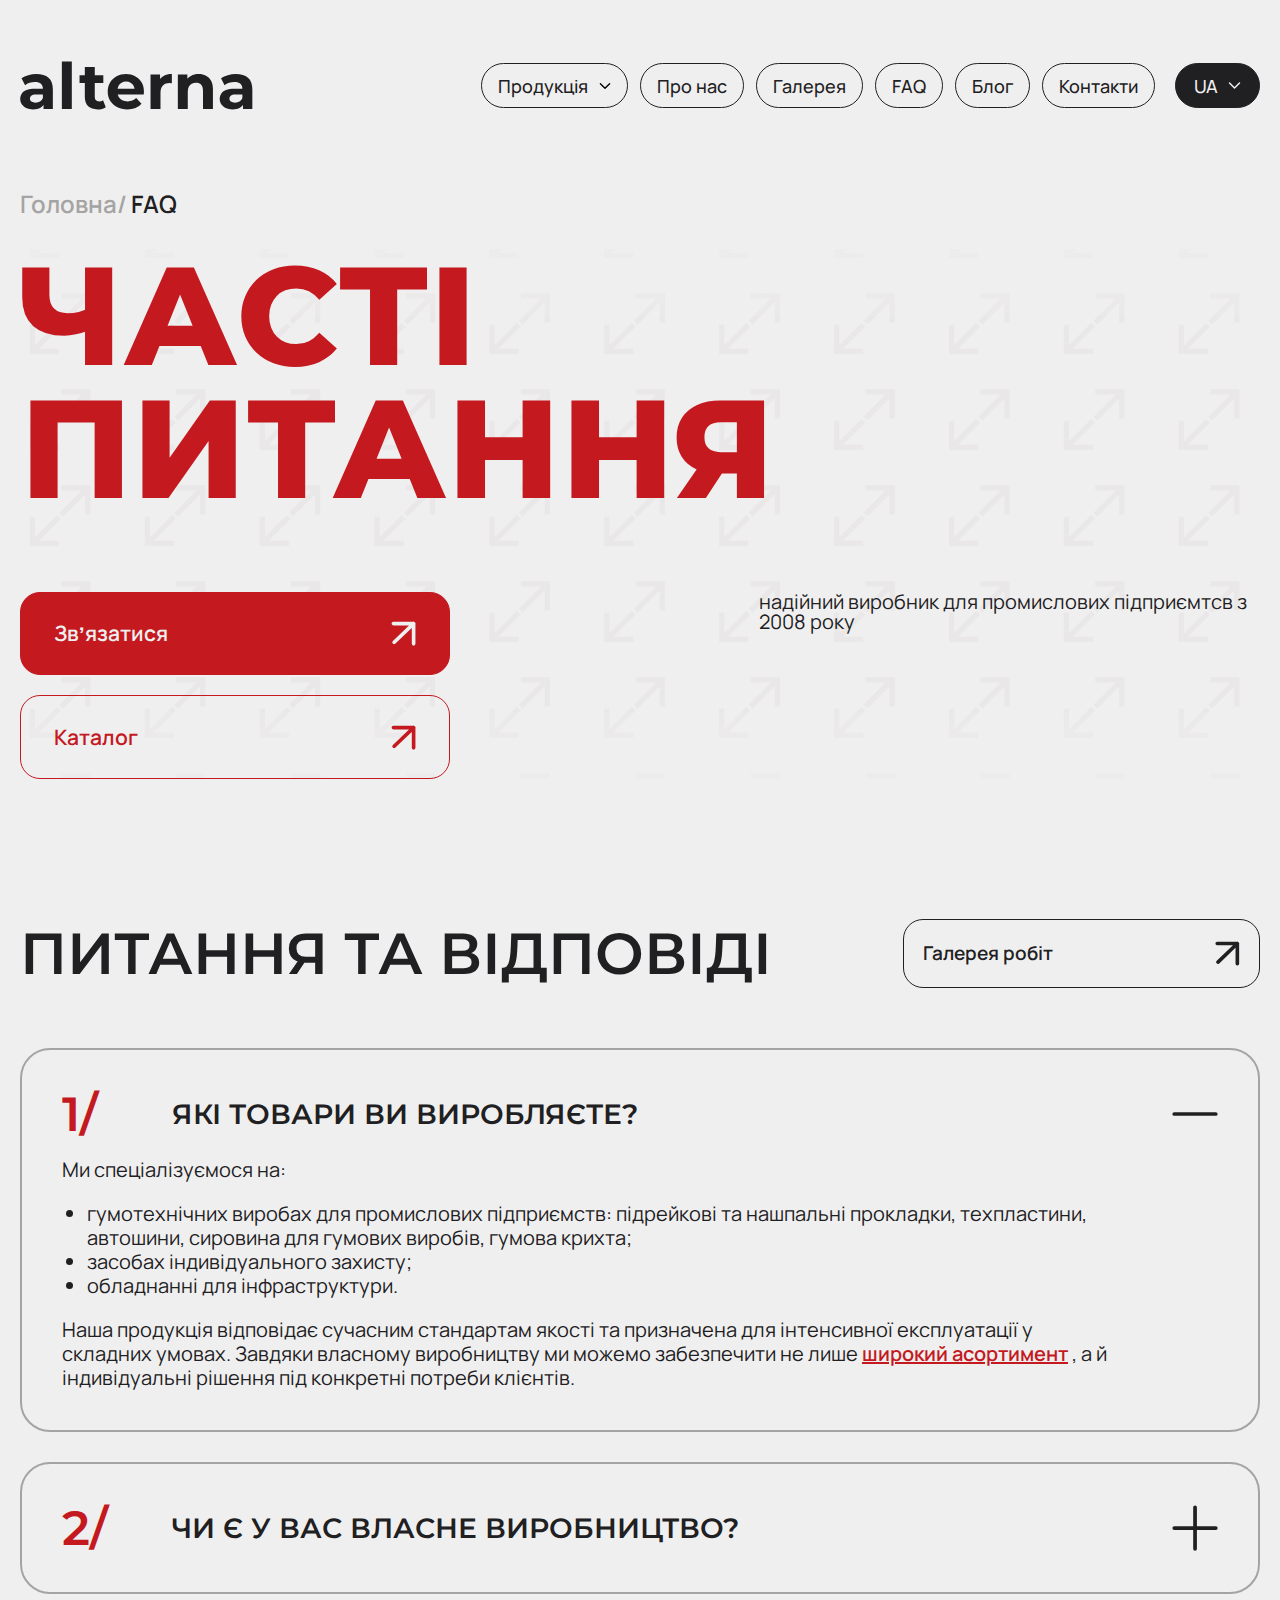
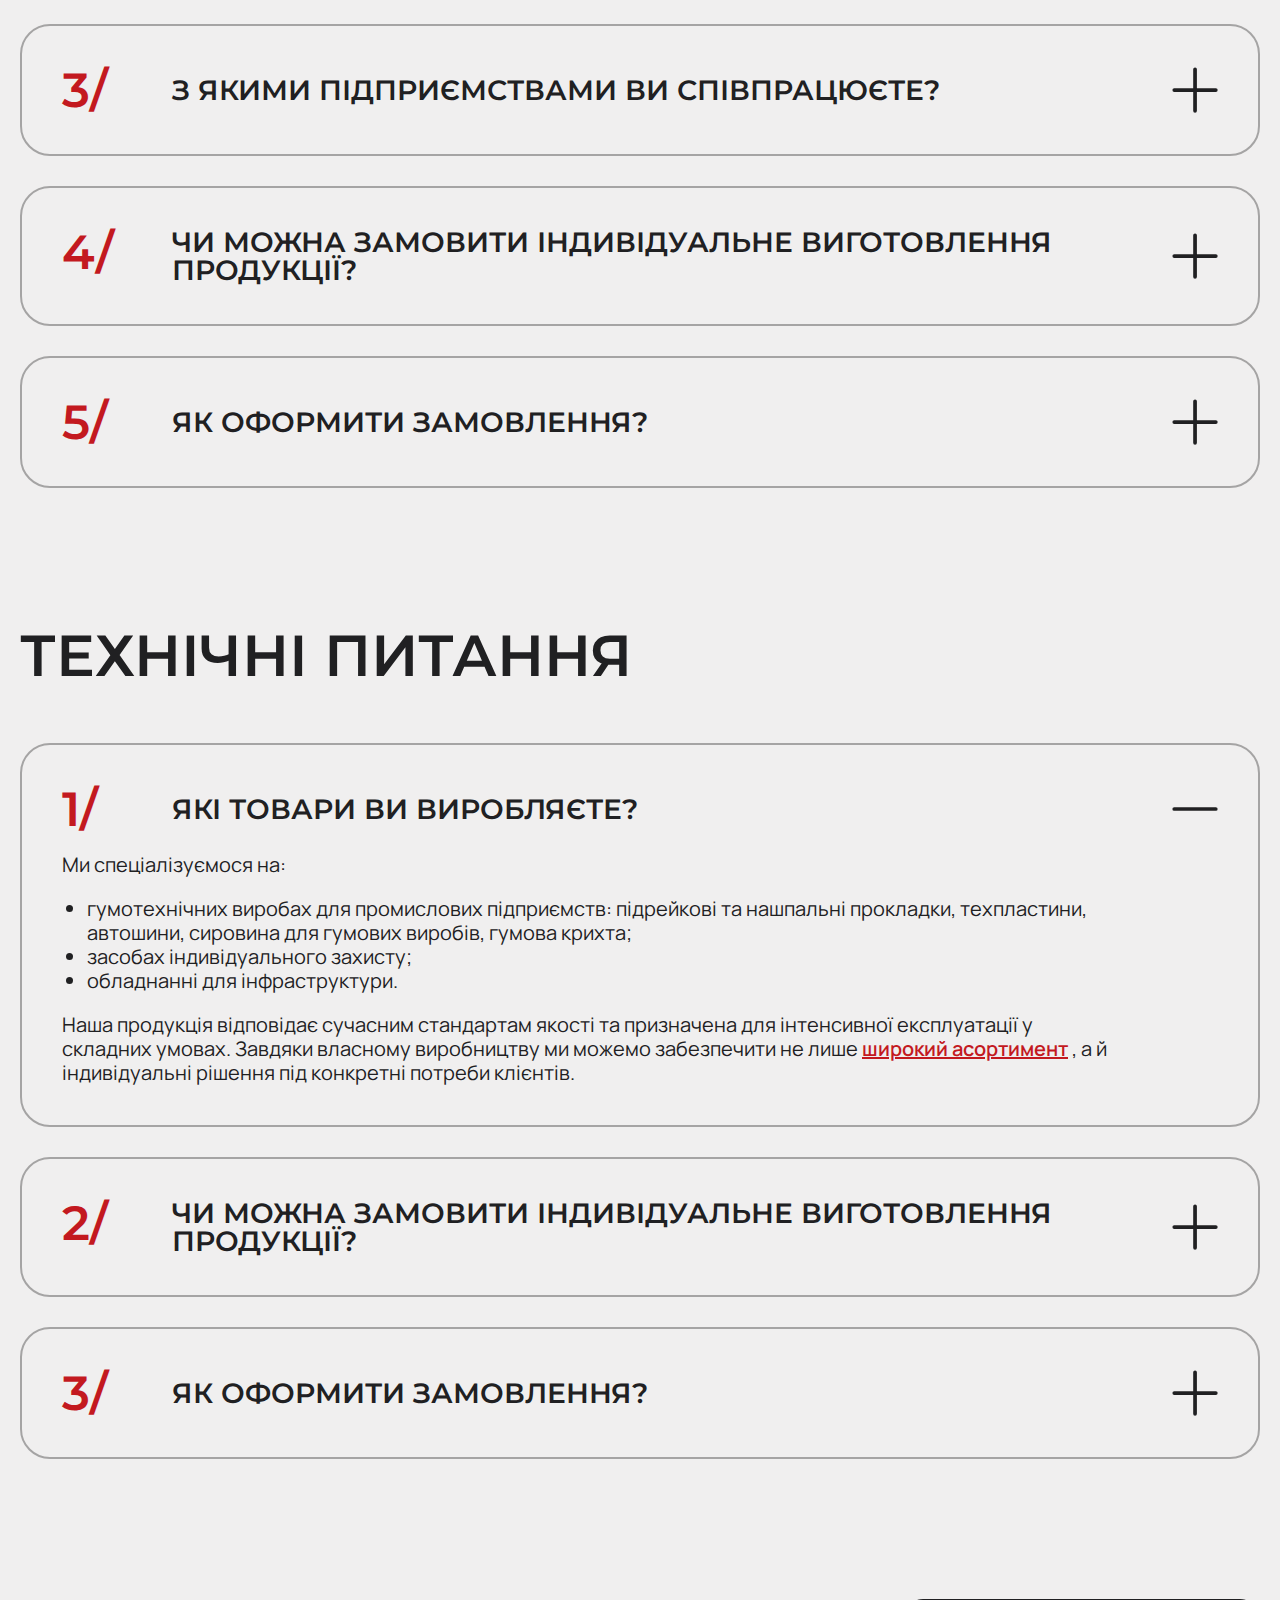
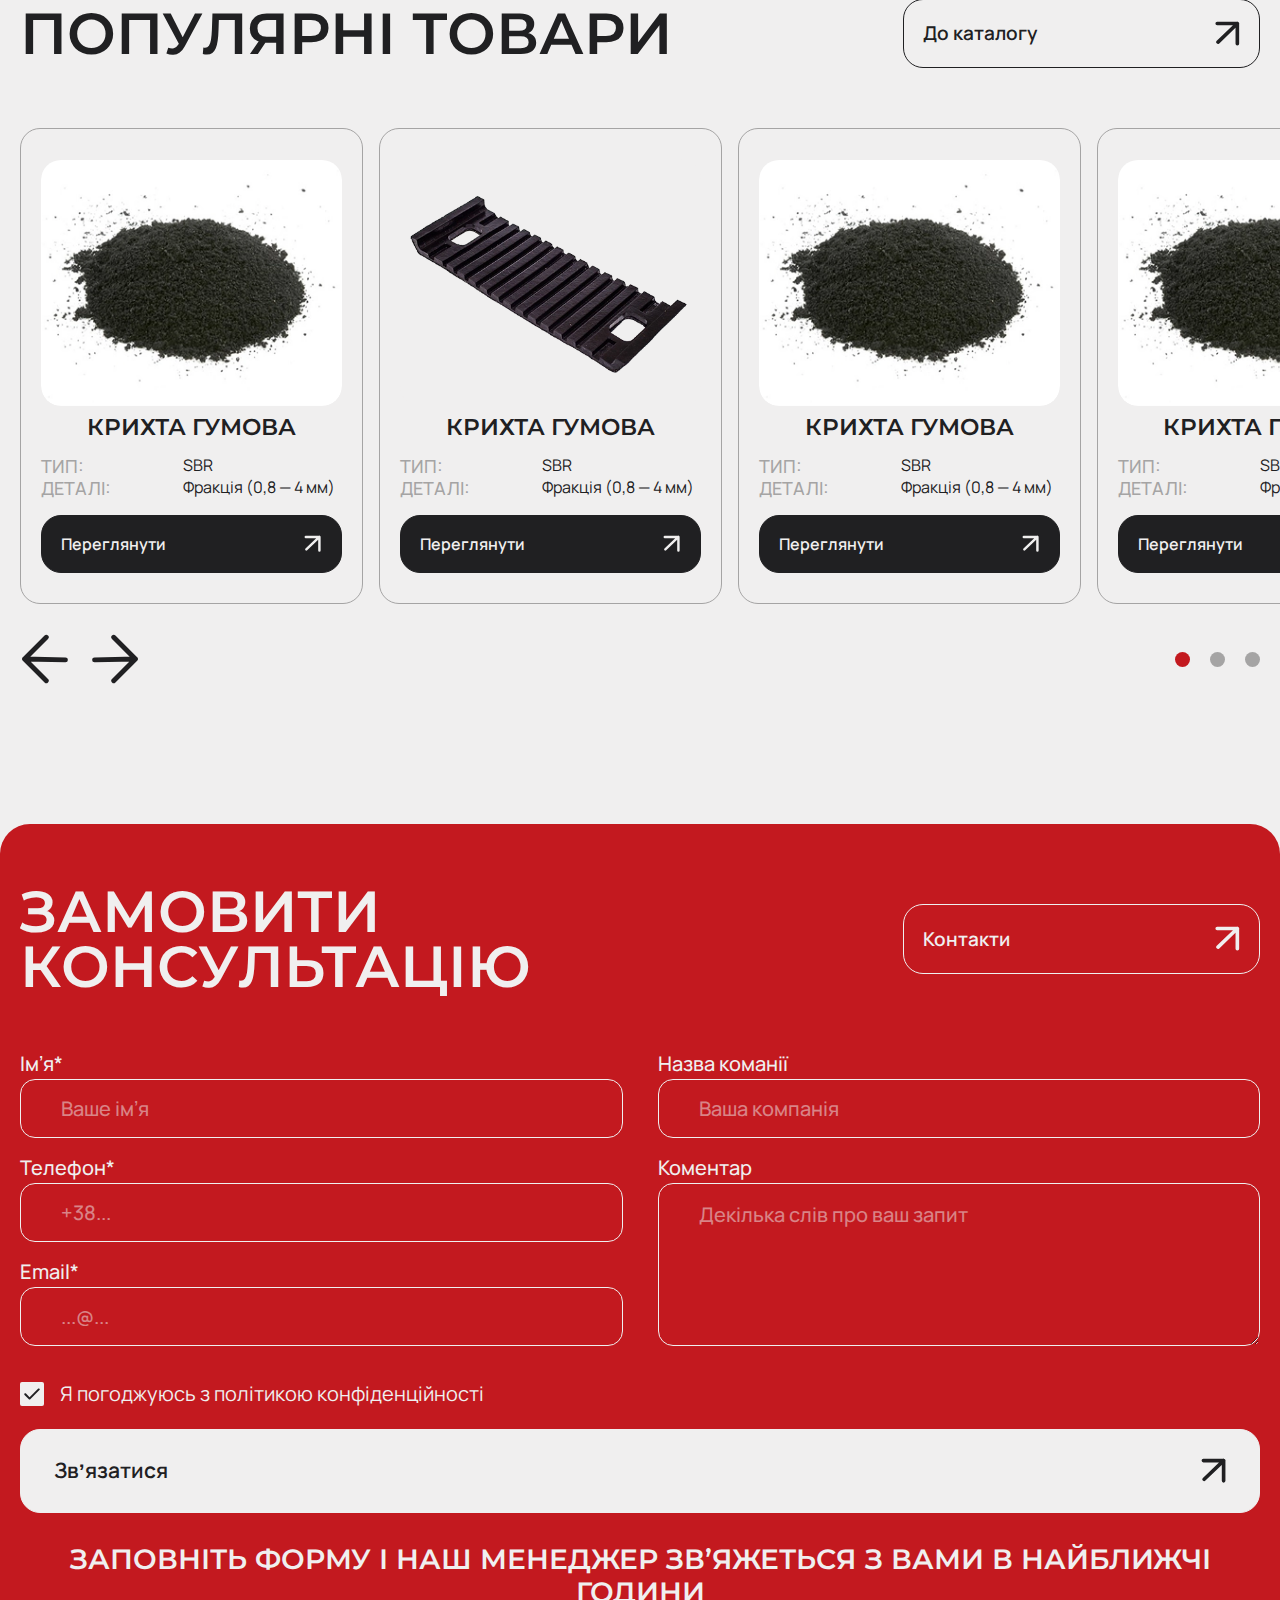
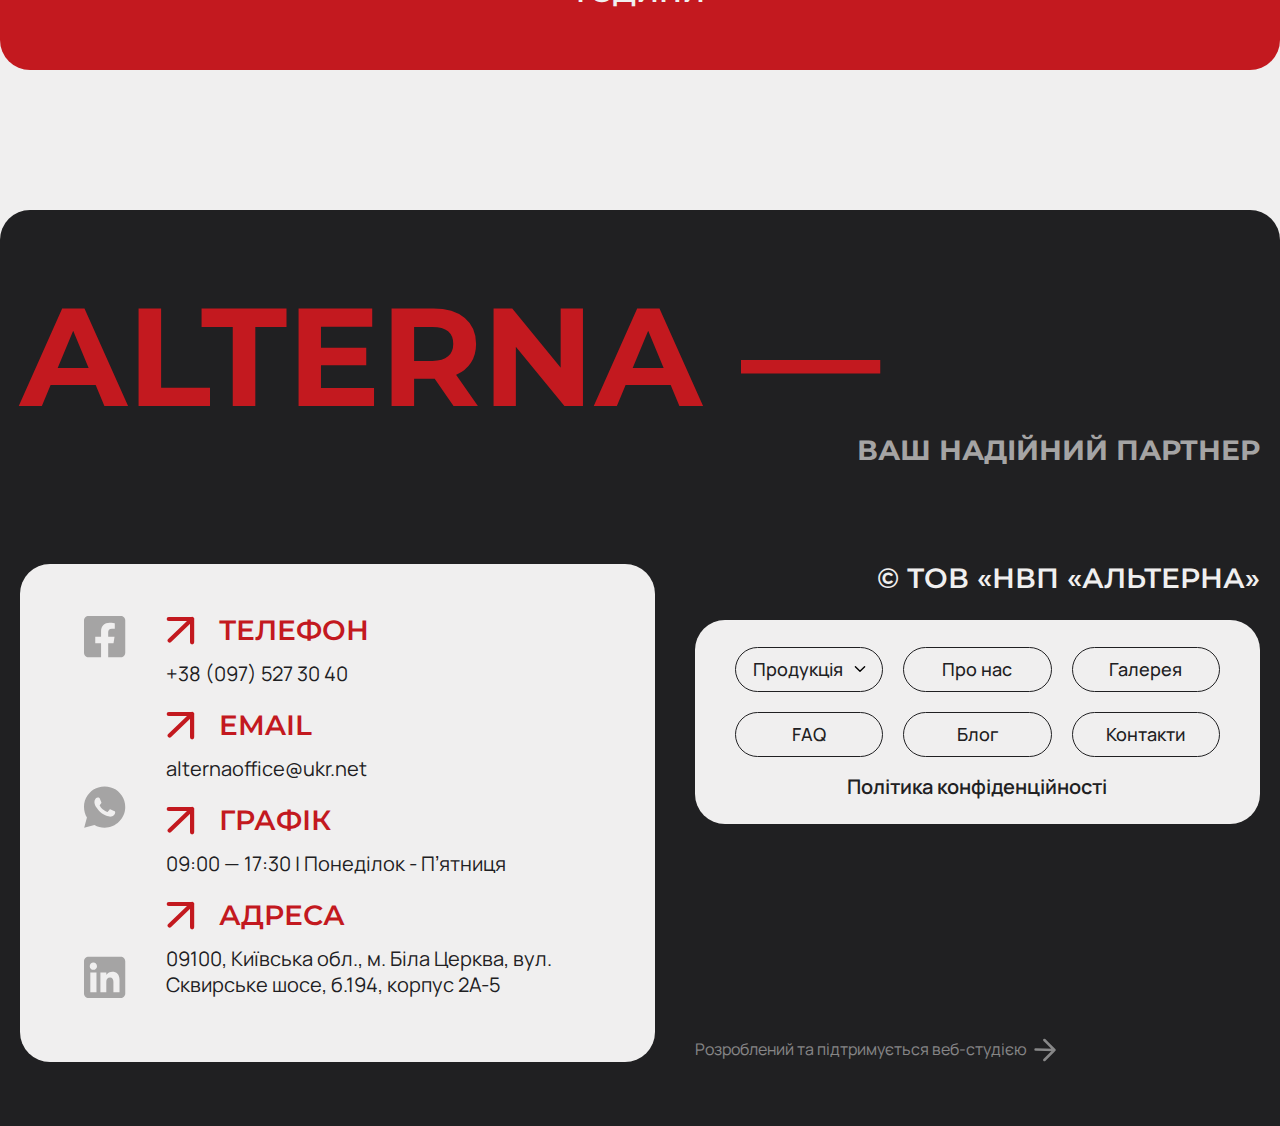
<file: faq.html>
<!doctype html>
<html lang="uk">
	<head>
		<meta charset="UTF-8">
		<meta name="viewport" content="width=device-width, initial-scale=1.0">
		<link rel="preload" href="./assets/fonts/Montserrat-SemiBold.woff2" as="font" type="font/woff2" crossorigin="anonymous">
		<link rel="preload" href="./assets/fonts/Montserrat-ExtraBold.woff2" as="font" type="font/woff2" crossorigin="anonymous">
		<link rel="preload" href="./assets/fonts/Montserrat-Bold.woff2" as="font" type="font/woff2" crossorigin="anonymous">
		<link rel="preload" href="./assets/fonts/Manrope-SemiBold.woff2" as="font" type="font/woff2" crossorigin="anonymous">
		<link rel="preload" href="./assets/fonts/Manrope-Regular.woff2" as="font" type="font/woff2" crossorigin="anonymous">
		<link rel="preload" href="./assets/fonts/Manrope-Medium.woff2" as="font" type="font/woff2" crossorigin="anonymous">
		<link rel="shortcut icon" href="./assets/img/favicon.ico">
		<title>Часті питання</title>
		<script type="module" crossorigin="" src="./js/faq.min.js?v=1755612112134"></script>
		<link rel="modulepreload" crossorigin="" href="./js/app.min.js">
		<link rel="modulepreload" crossorigin="" href="./js/slider.min.js">
		<link rel="stylesheet" crossorigin="" href="./css/app.min.css?v=1755612112134">
		<link rel="stylesheet" crossorigin="" href="./css/slider.min.css?v=1755612112134">
		<link rel="stylesheet" crossorigin="" href="./css/faq.min.css?v=1755612112134">
		<link rel="stylesheet" crossorigin="" href="./css/proposals.min.css?v=1755612112134">
		<link rel="stylesheet" crossorigin="" href="./css/consultation.min.css?v=1755612112134">
	</head>
	<body>
		<div class="wrapper">
			<header class="header">
				<div class="header__container">
					<div class="header__body">
						<a href="#" class="header__logo">
							<img class="header__logo-img-1" src="./assets/img/logo.svg" alt="logo alterna">
							<img class="header__logo-img-2" src="./assets/img/logo-light.svg" alt="logo alterna">
						</a>
						<div class="header__inner">
							<div class="header__menu menu">
								<nav class="menu__body">
									<ul class="menu__list">
										<li class="menu__item">
											<a href="#" class="menu__link menu__toggle">Продукція</a>
											<div class="menu__dropdown submenu">
												<ul class="submenu__list">
													<li class="submenu__item">
														<a href="#" class="submenu__link">ГТВ</a>
													</li>
													<li class="submenu__item">
														<a href="#" class="submenu__link">ЗІЗ</a>
													</li>
													<li class="submenu__item">
														<a href="#" class="submenu__link">
															Обладнання
															<span class="hide-pc">для інфраструктури</span>
														</a>
													</li>
												</ul>
											</div>
										</li>
										<li class="menu__item">
											<a href="#" class="menu__link">Про нас</a>
										</li>
										<li class="menu__item">
											<a href="#" class="menu__link">Галерея</a>
										</li>
										<li class="menu__item">
											<a href="#" class="menu__link">FAQ</a>
										</li>
										<li class="menu__item">
											<a href="#" class="menu__link">Блог</a>
										</li>
										<li class="menu__item">
											<a href="#" class="menu__link">Контакти</a>
										</li>
									</ul>
									<a data-fls-popup-link="popup" href="#" class="menu__btn button-white">
										<span>Звʼязатися</span>
										<svg width="21" height="21" viewbox="0 0 21 21" fill="none" xmlns="http://www.w3.org/2000/svg">
											<path d="M19.1725 1.83024L19.1725 19.1987M19.1725 1.83024L1.80403 1.83024M19.1725 1.83024L2.48325 17.8206" stroke="currentColor" stroke-width="3.12988" stroke-linecap="round" stroke-linejoin="round"></path>
										</svg>
									</a>
								</nav>
							</div>
							<div class="header__actions">
								<div class="header__lang lang-block">
									<button type="button" class="lang-block__current">
										<span>UA</span>
										<svg width="13" height="13" viewbox="0 0 13 13" fill="none" xmlns="http://www.w3.org/2000/svg">
											<path d="M1.5 4L6.5 9L11.5 4" stroke="currentColor" stroke-width="1.5" stroke-linecap="round" stroke-linejoin="round"></path>
										</svg>
									</button>
									<div class="lang-block__list">
										<a href="#" class="lang-block__link">EN</a>
									</div>
								</div>
								<button type="button" data-fls-menu="" class="header__burger icon-menu">Меню</button>
							</div>
						</div>
					</div>
				</div>
			</header>
			<main class="page">
				<div class="breadcrumbs">
					<div class="breadcrumbs__container">
						<a href="#" class="breadcrumbs__link">Головна</a>
						<span class="breadcrumbs__link active">FAQ</span>
					</div>
				</div>
				<section class="faq-hero section-bg-decor">
					<div class="faq-hero__container">
						<div class="faq-hero__body">
							<h1 class="faq-hero__title title title--h1">часті питання</h1>
							<div class="faq-hero__content">
								<div class="faq-hero__descr descr-hero descr-hero--dark">
									надійний виробник для промислових підприємтсв з
									<span>2008</span>
									року
								</div>
								<div class="faq-hero__btns">
									<a data-fls-popup-link="popup" href="#" class="faq-hero__btn button">
										<span>Звʼязатися</span>
										<svg width="29" height="29" viewbox="0 0 29 29" fill="none" xmlns="http://www.w3.org/2000/svg">
											<path d="M26.107 3.02175V26.3607M26.107 3.02175H2.76804M26.107 3.02175L3.68073 24.5087" stroke="currentColor" stroke-width="4.20578" stroke-linecap="round" stroke-linejoin="round"></path>
										</svg>
									</a>
									<a href="#" class="faq-hero__btn button-empty">
										<span>Каталог</span>
										<svg width="29" height="29" viewbox="0 0 29 29" fill="none" xmlns="http://www.w3.org/2000/svg">
											<path d="M26.107 3.02175V26.3607M26.107 3.02175H2.76804M26.107 3.02175L3.68073 24.5087" stroke="currentColor" stroke-width="4.20578" stroke-linecap="round" stroke-linejoin="round"></path>
										</svg>
									</a>
								</div>
							</div>
						</div>
					</div>
				</section>
				<section class="faq">
					<div class="faq__container">
						<div class="faq__head">
							<h2 class="faq__title title title--h3">питання та відповіді</h2>
							<a href="#" class="faq__btn button-empty button-dark button--middle">
								<span>Галерея робіт</span>
								<svg width="23" height="23" viewbox="0 0 23 23" fill="none" xmlns="http://www.w3.org/2000/svg">
									<path d="M20.451 2.33309L20.451 20.7586M20.451 2.33309L2.02555 2.33309M20.451 2.33309L2.7461 19.2965" stroke="currentColor" stroke-width="3.32035" stroke-linecap="round" stroke-linejoin="round"></path>
								</svg>
							</a>
						</div>
						<div data-fls-spollers="" data-fls-spollers-one="" class="faq__items spollers">
							<details class="spollers__item" data-fls-spollers-open="">
								<summary class="spollers__title title title--h6">Які товари ви виробляєте?</summary>
								<div class="spollers__body">
									<p>Ми спеціалізуємося на:</p>
									<ul>
										<li>
											гумотехнічних виробах для промислових підприємств: підрейкові та нашпальні прокладки,
                            техпластини, автошини, сировина для гумових виробів, гумова крихта;
										</li>
										<li>засобах індивідуального захисту;</li>
										<li>обладнанні для інфраструктури.</li>
									</ul>
									<p>
										Наша продукція відповідає сучасним стандартам якості та призначена для інтенсивної експлуатації
                        у складних умовах.
                        Завдяки власному виробництву ми можемо забезпечити не лише
										<a href="#">широкий асортимент</a>
										, а
                        й індивідуальні
                        рішення під конкретні
                        потреби клієнтів.
									</p>
								</div>
							</details>
							<details class="spollers__item">
								<summary class="spollers__title title title--h6">Чи є у вас власне виробництво?</summary>
								<div class="spollers__body">
									<p>Ми спеціалізуємося на:</p>
									<ol>
										<li>
											гумотехнічних виробах для промислових підприємств: підрейкові та нашпальні прокладки,
                            техпластини, автошини, сировина для гумових виробів, гумова крихта;
										</li>
										<li>засобах індивідуального захисту;</li>
										<li>обладнанні для інфраструктури.</li>
									</ol>
									<p>
										Наша продукція відповідає сучасним стандартам якості та призначена для інтенсивної експлуатації
                        у складних умовах.
                        Завдяки власному виробництву ми можемо забезпечити не лише
										<a href="#">широкий асортимент</a>
										, а
                        й індивідуальні
                        рішення під конкретні
                        потреби клієнтів.
									</p>
								</div>
							</details>
							<details class="spollers__item">
								<summary class="spollers__title title title--h6">З якими підприємствами ви співпрацюєте?</summary>
								<div class="spollers__body">
									<p>Ми спеціалізуємося на:</p>
									<ol>
										<li>
											гумотехнічних виробах для промислових підприємств: підрейкові та нашпальні прокладки,
                            техпластини, автошини, сировина для гумових виробів, гумова крихта;
										</li>
										<li>засобах індивідуального захисту;</li>
										<li>обладнанні для інфраструктури.</li>
									</ol>
									<p>
										Наша продукція відповідає сучасним стандартам якості та призначена для інтенсивної експлуатації
                        у складних умовах.
                        Завдяки власному виробництву ми можемо забезпечити не лише
										<a href="#">широкий асортимент</a>
										, а
                        й індивідуальні
                        рішення під конкретні
                        потреби клієнтів.
									</p>
								</div>
							</details>
							<details class="spollers__item">
								<summary class="spollers__title title title--h6">Чи можна замовити індивідуальне виготовлення продукції?</summary>
								<div class="spollers__body">
									<p>Ми спеціалізуємося на:</p>
									<ul>
										<li>
											гумотехнічних виробах для промислових підприємств: підрейкові та нашпальні прокладки,
                            техпластини, автошини, сировина для гумових виробів, гумова крихта;
										</li>
										<li>засобах індивідуального захисту;</li>
										<li>обладнанні для інфраструктури.</li>
									</ul>
									<p>
										Наша продукція відповідає сучасним стандартам якості та призначена для інтенсивної експлуатації
                        у складних умовах.
                        Завдяки власному виробництву ми можемо забезпечити не лише
										<a href="#">широкий асортимент</a>
										, а
                        й індивідуальні
                        рішення під конкретні
                        потреби клієнтів.
									</p>
								</div>
							</details>
							<details class="spollers__item">
								<summary class="spollers__title title title--h6">Як оформити замовлення?</summary>
								<div class="spollers__body">
									<p>Ми спеціалізуємося на:</p>
									<ul>
										<li>
											гумотехнічних виробах для промислових підприємств: підрейкові та нашпальні прокладки,
                            техпластини, автошини, сировина для гумових виробів, гумова крихта;
										</li>
										<li>засобах індивідуального захисту;</li>
										<li>обладнанні для інфраструктури.</li>
									</ul>
									<p>
										Наша продукція відповідає сучасним стандартам якості та призначена для інтенсивної експлуатації
                        у складних умовах.
                        Завдяки власному виробництву ми можемо забезпечити не лише
										<a href="#">широкий асортимент</a>
										, а
                        й індивідуальні
                        рішення під конкретні
                        потреби клієнтів.
									</p>
								</div>
							</details>
						</div>
					</div>
				</section>
				<section class="faq">
					<div class="faq__container">
						<div class="faq__head">
							<h2 class="faq__title title title--h3">технічні питання</h2>
						</div>
						<div data-fls-spollers="" data-fls-spollers-one="" class="faq__items spollers">
							<details class="spollers__item" data-fls-spollers-open="">
								<summary class="spollers__title title title--h6">Які товари ви виробляєте?</summary>
								<div class="spollers__body">
									<p>Ми спеціалізуємося на:</p>
									<ul>
										<li>
											гумотехнічних виробах для промислових підприємств: підрейкові та нашпальні прокладки,
                            техпластини, автошини, сировина для гумових виробів, гумова крихта;
										</li>
										<li>засобах індивідуального захисту;</li>
										<li>обладнанні для інфраструктури.</li>
									</ul>
									<p>
										Наша продукція відповідає сучасним стандартам якості та призначена для інтенсивної експлуатації
                        у складних умовах.
                        Завдяки власному виробництву ми можемо забезпечити не лише
										<a href="#">широкий асортимент</a>
										, а
                        й індивідуальні
                        рішення під конкретні
                        потреби клієнтів.
									</p>
								</div>
							</details>
							<details class="spollers__item">
								<summary class="spollers__title title title--h6">Чи можна замовити індивідуальне виготовлення продукції?</summary>
								<div class="spollers__body">
									<p>Ми спеціалізуємося на:</p>
									<ol>
										<li>
											гумотехнічних виробах для промислових підприємств: підрейкові та нашпальні прокладки,
                            техпластини, автошини, сировина для гумових виробів, гумова крихта;
										</li>
										<li>засобах індивідуального захисту;</li>
										<li>обладнанні для інфраструктури.</li>
									</ol>
									<p>
										Наша продукція відповідає сучасним стандартам якості та призначена для інтенсивної експлуатації
                        у складних умовах.
                        Завдяки власному виробництву ми можемо забезпечити не лише
										<a href="#">широкий асортимент</a>
										, а
                        й індивідуальні
                        рішення під конкретні
                        потреби клієнтів.
									</p>
								</div>
							</details>
							<details class="spollers__item">
								<summary class="spollers__title title title--h6">Як оформити замовлення?</summary>
								<div class="spollers__body">
									<p>Ми спеціалізуємося на:</p>
									<ol>
										<li>
											гумотехнічних виробах для промислових підприємств: підрейкові та нашпальні прокладки,
                            техпластини, автошини, сировина для гумових виробів, гумова крихта;
										</li>
										<li>засобах індивідуального захисту;</li>
										<li>обладнанні для інфраструктури.</li>
									</ol>
									<p>
										Наша продукція відповідає сучасним стандартам якості та призначена для інтенсивної експлуатації
                        у складних умовах.
                        Завдяки власному виробництву ми можемо забезпечити не лише
										<a href="#">широкий асортимент</a>
										, а
                        й індивідуальні
                        рішення під конкретні
                        потреби клієнтів.
									</p>
								</div>
							</details>
						</div>
					</div>
				</section>
				<section class="proposals">
					<div class="proposals__container">
						<div class="proposals__head">
							<h2 class="proposals__title title title--h3">популярні товари</h2>
							<a href="#" class="proposals__btn button-empty button-dark button--middle">
								<span>До каталогу</span>
								<svg width="23" height="23" viewbox="0 0 23 23" fill="none" xmlns="http://www.w3.org/2000/svg">
									<path d="M20.451 2.33309L20.451 20.7586M20.451 2.33309L2.02555 2.33309M20.451 2.33309L2.7461 19.2965" stroke="currentColor" stroke-width="3.32035" stroke-linecap="round" stroke-linejoin="round"></path>
								</svg>
							</a>
						</div>
						<div data-fls-slider="" class="proposals__slider swiper">
							<div class="proposals__wrapper swiper-wrapper">
								<a href="#" class="proposals__slide swiper-slide product-card product-card--small">
									<div class="product-card__img">
										<img alt="Image" loading="lazy" src="./assets/img/products/image-1.webp">
									</div>
									<div class="product-card__title">крихта гумова</div>
									<div class="product-card__info">
										<div class="product-card__row">
											<div class="product-card__label">ТИП:</div>
											<div class="product-card__value">SBR</div>
										</div>
										<div class="product-card__row">
											<div class="product-card__label">ДЕТАЛІ:</div>
											<div class="product-card__value">Фракція (0,8 — 4 мм)</div>
										</div>
									</div>
									<button type="button" class="product-card__link button-dark button--small">
										<span>Переглянути</span>
										<svg width="18" height="19" viewbox="0 0 18 19" fill="none" xmlns="http://www.w3.org/2000/svg">
											<path d="M16.1944 2.06641V16.8068M16.1944 2.06641H1.45404M16.1944 2.06641L2.03047 15.6371" stroke="currentColor" stroke-width="2.65628" stroke-linecap="round" stroke-linejoin="round"></path>
										</svg>
									</button>
								</a>
								<a href="#" class="proposals__slide swiper-slide product-card product-card--small">
									<div class="product-card__img">
										<img alt="Image" loading="lazy" src="./assets/img/we-produce/image-1.webp">
									</div>
									<div class="product-card__title">крихта гумова</div>
									<div class="product-card__info">
										<div class="product-card__row">
											<div class="product-card__label">ТИП:</div>
											<div class="product-card__value">SBR</div>
										</div>
										<div class="product-card__row">
											<div class="product-card__label">ДЕТАЛІ:</div>
											<div class="product-card__value">Фракція (0,8 — 4 мм)</div>
										</div>
									</div>
									<button type="button" class="product-card__link button-dark button--small">
										<span>Переглянути</span>
										<svg width="18" height="19" viewbox="0 0 18 19" fill="none" xmlns="http://www.w3.org/2000/svg">
											<path d="M16.1944 2.06641V16.8068M16.1944 2.06641H1.45404M16.1944 2.06641L2.03047 15.6371" stroke="currentColor" stroke-width="2.65628" stroke-linecap="round" stroke-linejoin="round"></path>
										</svg>
									</button>
								</a>
								<a href="#" class="proposals__slide swiper-slide product-card product-card--small">
									<div class="product-card__img">
										<img alt="Image" loading="lazy" src="./assets/img/products/image-1.webp">
									</div>
									<div class="product-card__title">крихта гумова</div>
									<div class="product-card__info">
										<div class="product-card__row">
											<div class="product-card__label">ТИП:</div>
											<div class="product-card__value">SBR</div>
										</div>
										<div class="product-card__row">
											<div class="product-card__label">ДЕТАЛІ:</div>
											<div class="product-card__value">Фракція (0,8 — 4 мм)</div>
										</div>
									</div>
									<button type="button" class="product-card__link button-dark button--small">
										<span>Переглянути</span>
										<svg width="18" height="19" viewbox="0 0 18 19" fill="none" xmlns="http://www.w3.org/2000/svg">
											<path d="M16.1944 2.06641V16.8068M16.1944 2.06641H1.45404M16.1944 2.06641L2.03047 15.6371" stroke="currentColor" stroke-width="2.65628" stroke-linecap="round" stroke-linejoin="round"></path>
										</svg>
									</button>
								</a>
								<a href="#" class="proposals__slide swiper-slide product-card product-card--small">
									<div class="product-card__img">
										<img alt="Image" loading="lazy" src="./assets/img/products/image-1.webp">
									</div>
									<div class="product-card__title">крихта гумова</div>
									<div class="product-card__info">
										<div class="product-card__row">
											<div class="product-card__label">ТИП:</div>
											<div class="product-card__value">SBR</div>
										</div>
										<div class="product-card__row">
											<div class="product-card__label">ДЕТАЛІ:</div>
											<div class="product-card__value">Фракція (0,8 — 4 мм)</div>
										</div>
									</div>
									<button type="button" class="product-card__link button-dark button--small">
										<span>Переглянути</span>
										<svg width="18" height="19" viewbox="0 0 18 19" fill="none" xmlns="http://www.w3.org/2000/svg">
											<path d="M16.1944 2.06641V16.8068M16.1944 2.06641H1.45404M16.1944 2.06641L2.03047 15.6371" stroke="currentColor" stroke-width="2.65628" stroke-linecap="round" stroke-linejoin="round"></path>
										</svg>
									</button>
								</a>
								<a href="#" class="proposals__slide swiper-slide product-card product-card--small">
									<div class="product-card__img">
										<img alt="Image" loading="lazy" src="./assets/img/products/image-1.webp">
									</div>
									<div class="product-card__title">крихта гумова</div>
									<div class="product-card__info">
										<div class="product-card__row">
											<div class="product-card__label">ТИП:</div>
											<div class="product-card__value">SBR</div>
										</div>
										<div class="product-card__row">
											<div class="product-card__label">ДЕТАЛІ:</div>
											<div class="product-card__value">Фракція (0,8 — 4 мм)</div>
										</div>
									</div>
									<button type="button" class="product-card__link button-dark button--small">
										<span>Переглянути</span>
										<svg width="18" height="19" viewbox="0 0 18 19" fill="none" xmlns="http://www.w3.org/2000/svg">
											<path d="M16.1944 2.06641V16.8068M16.1944 2.06641H1.45404M16.1944 2.06641L2.03047 15.6371" stroke="currentColor" stroke-width="2.65628" stroke-linecap="round" stroke-linejoin="round"></path>
										</svg>
									</button>
								</a>
							</div>
						</div>
						<div class="proposals__bottom slider-bottom">
							<div class="slider-bottom__arrows">
								<button type="button" class="swiper-button-prev">
									<svg width="46" height="50" viewbox="0 0 46 50" fill="none" xmlns="http://www.w3.org/2000/svg">
										<path d="M2.57031 25L24.2849 3.28537M2.57031 25L24.2849 46.7146M2.57031 25L43.4273 25.8739" stroke="currentColor" stroke-width="4.87278" stroke-linecap="round" stroke-linejoin="round"></path>
									</svg>
								</button>
								<button type="button" class="swiper-button-next">
									<svg width="46" height="50" viewbox="0 0 46 50" fill="none" xmlns="http://www.w3.org/2000/svg">
										<path d="M43.4297 25L21.7151 3.28537M43.4297 25L21.7151 46.7146M43.4297 25L2.57268 25.8739" stroke="currentColor" stroke-width="4.87278" stroke-linecap="round" stroke-linejoin="round"></path>
									</svg>
								</button>
							</div>
							<div class="swiper-pagination"></div>
						</div>
					</div>
				</section>
				<section class="consultation">
					<div class="consultation__container">
						<div class="consultation__head">
							<h2 class="consultation__title title title--h3">ЗАМОВИТИ КОНСУЛЬТАЦІЮ</h2>
							<a href="#" class="consultation__btn button-empty button-white button--middle">
								<span>Контакти</span>
								<svg width="23" height="23" viewbox="0 0 23 23" fill="none" xmlns="http://www.w3.org/2000/svg">
									<path d="M20.451 2.33309L20.451 20.7586M20.451 2.33309L2.02555 2.33309M20.451 2.33309L2.7461 19.2965" stroke="currentColor" stroke-width="3.32035" stroke-linecap="round" stroke-linejoin="round"></path>
								</svg>
							</a>
						</div>
						<div class="consultation__body">
							<form action="#" class="consultation__form">
								<div class="consultation__columns">
									<div class="consultation__col">
										<div class="input-field input-field--white">
											<label class="input-field__label">Імʼя*</label>
											<input autocomplete="off" type="text" name="name" placeholder="Ваше імʼя" class="input-field__input">
										</div>
										<div class="input-field input-field--white">
											<label class="input-field__label">Телефон*</label>
											<input autocomplete="off" type="tel" name="phone" placeholder="+38..." class="input-field__input" data-fls-input-mask="+38 (999) 999 - 99 - 99">
										</div>
										<div class="input-field input-field--white">
											<label class="input-field__label">Email*</label>
											<input autocomplete="off" type="text" name="email" placeholder="...@..." class="input-field__input" data-fls-input-mask="*{1,20}[.*{1,20}][.*{1,20}][.*{1,20}]@*{1,20}[.*{2,6}][.*{1,2}]">
										</div>
									</div>
									<div class="consultation__col">
										<div class="input-field input-field--white">
											<label class="input-field__label">Назва команії</label>
											<input autocomplete="off" type="text" name="name" placeholder="Ваша компанія" class="input-field__input">
										</div>
										<div class="input-field input-field--white input-field--long">
											<label class="input-field__label">Коментар</label>
											<textarea name="phone" placeholder="Декілька слів про ваш запит" class="input-field__input"></textarea>
										</div>
									</div>
								</div>
								<label data-fls-checkbox="" class="checkbox checkbox--white">
									<input class="checkbox__input" type="checkbox" value="1" name="policy" checked>
									<span class="checkbox__text">Я погоджуюсь з політикою конфіденційності</span>
								</label>
								<button type="submit" class="consultation__send button-white">
									<span>Звʼязатися</span>
									<svg width="29" height="29" viewbox="0 0 29 29" fill="none" xmlns="http://www.w3.org/2000/svg">
										<path d="M26.107 3.02175V26.3607M26.107 3.02175H2.76804M26.107 3.02175L3.68073 24.5087" stroke="currentColor" stroke-width="4.20578" stroke-linecap="round" stroke-linejoin="round"></path>
									</svg>
								</button>
							</form>
							<div class="consultation__descr title title--h6">Заповніть форму і наш менеджер зв’яжеться з вами в найближчі години</div>
						</div>
					</div>
				</section>
			</main>
			<footer class="footer">
				<div class="footer__container">
					<div class="footer__head">
						<div class="footer__title title title--h1">alterna —</div>
						<div class="footer__subtitle title title--h6">ваш надійний партнер</div>
					</div>
					<div class="footer__body">
						<div class="footer__contacts">
							<div class="footer__socials">
								<a href="#" class="footer__soc">
									<svg width="42" height="42" viewbox="0 0 42 42" fill="none" xmlns="http://www.w3.org/2000/svg">
										<path d="M36.8304 0H4.41964C3.24748 0 2.12333 0.46564 1.29448 1.29448C0.46564 2.12333 0 3.24748 0 4.41964L0 36.8304C0 38.0025 0.46564 39.1267 1.29448 39.9555C2.12333 40.7844 3.24748 41.25 4.41964 41.25H17.0571V27.2259H11.2563V20.625H17.0571V15.594C17.0571 9.87146 20.4639 6.71049 25.6818 6.71049C28.1807 6.71049 30.7939 7.15614 30.7939 7.15614V12.7728H27.9146C25.0778 12.7728 24.1929 14.5333 24.1929 16.3389V20.625H30.5259L29.5131 27.2259H24.1929V41.25H36.8304C38.0025 41.25 39.1267 40.7844 39.9555 39.9555C40.7844 39.1267 41.25 38.0025 41.25 36.8304V4.41964C41.25 3.24748 40.7844 2.12333 39.9555 1.29448C39.1267 0.46564 38.0025 0 36.8304 0Z" fill="currentColor"></path>
									</svg>
								</a>
								<a href="#" class="footer__soc">
									<svg width="42" height="42" viewbox="0 0 42 42" fill="none" xmlns="http://www.w3.org/2000/svg">
										<path d="M20.625 0.375C9.23484 0.375 0 9.60984 0 21C0 24.8693 1.08684 28.4767 2.94067 31.571L0.184631 41.625L10.4535 38.9294C13.4567 40.6368 16.9237 41.625 20.625 41.625C32.0152 41.625 41.25 32.3902 41.25 21C41.25 9.60984 32.0152 0.375 20.625 0.375ZM13.5654 11.379C13.9005 11.379 14.2449 11.377 14.5422 11.3925C14.9101 11.401 15.3104 11.428 15.6937 12.2753C16.1491 13.2825 17.1409 15.8092 17.2681 16.0653C17.3953 16.3214 17.4854 16.6231 17.3083 16.9583C17.1399 17.302 17.0523 17.5101 16.8048 17.8143C16.5487 18.1099 16.2681 18.4771 16.0361 18.7005C15.78 18.9566 15.5155 19.2374 15.8112 19.7479C16.1068 20.2583 17.1335 21.9318 18.6511 23.2827C20.6019 25.0255 22.2478 25.5611 22.76 25.8172C23.2722 26.0733 23.5688 26.0334 23.8644 25.6896C24.1687 25.3545 25.1421 24.2044 25.4858 23.6923C25.821 23.1801 26.1631 23.2687 26.6272 23.4371C27.0981 23.6056 29.6096 24.8427 30.1218 25.0988C30.634 25.3549 30.9697 25.4817 31.0986 25.6896C31.231 25.9045 31.2311 26.9272 30.8066 28.1201C30.382 29.3111 28.2974 30.463 27.3624 30.5438C26.4188 30.6314 25.5382 30.9679 21.2292 29.2715C16.0317 27.2245 12.754 21.901 12.4979 21.5573C12.2418 21.2221 10.4166 18.7895 10.4166 16.2802C10.4166 13.7622 11.7368 12.529 12.1991 12.0168C12.67 11.5047 13.2216 11.379 13.5654 11.379Z" fill="currentColor"></path>
									</svg>
								</a>
								<a href="#" class="footer__soc">
									<svg width="42" height="42" viewbox="0 0 42 42" fill="none" xmlns="http://www.w3.org/2000/svg">
										<path fill-rule="evenodd" clip-rule="evenodd" d="M36.6667 42H4.58333C2.05203 42 0 39.948 0 37.4167V5.33333C0 2.80203 2.05203 0.75 4.58333 0.75H36.6667C39.198 0.75 41.25 2.80203 41.25 5.33333V37.4167C41.25 39.948 39.198 42 36.6667 42ZM29.3996 36.2708H35.5208V23.696C35.5208 18.3755 32.5048 15.8029 28.2921 15.8029C24.0774 15.8029 22.3037 19.085 22.3037 19.085V16.4097H16.4045V36.2708H22.3037V25.845C22.3037 23.0514 23.5896 21.3891 26.0509 21.3891C28.3134 21.3891 29.3996 22.9865 29.3996 25.845V36.2708ZM5.72917 10.1441C5.72917 12.168 7.35743 13.8091 9.36681 13.8091C11.3762 13.8091 13.0035 12.168 13.0035 10.1441C13.0035 8.1202 11.3762 6.47917 9.36681 6.47917C7.35743 6.47917 5.72917 8.1202 5.72917 10.1441ZM12.4721 36.2708H6.32073V16.4097H12.4721V36.2708Z" fill="currentColor"></path>
									</svg>
								</a>
							</div>
							<div class="footer__rows">
								<div class="footer__row">
									<div class="footer__row-label title title--h6">
										<svg width="29" height="29" viewbox="0 0 29 29" fill="none" xmlns="http://www.w3.org/2000/svg">
											<path d="M26.0991 3.02151V26.3604M26.0991 3.02151H2.76023M26.0991 3.02151L3.67292 24.5085" stroke="currentColor" stroke-width="4.20578" stroke-linecap="round" stroke-linejoin="round"></path>
										</svg>
										<span>телефон</span>
									</div>
									<a href="tel:+380975273040" class="footer__row-val">+38 (097) 527 30 40</a>
								</div>
								<div class="footer__row">
									<div class="footer__row-label title title--h6">
										<svg width="29" height="29" viewbox="0 0 29 29" fill="none" xmlns="http://www.w3.org/2000/svg">
											<path d="M26.0991 3.02151V26.3604M26.0991 3.02151H2.76023M26.0991 3.02151L3.67292 24.5085" stroke="currentColor" stroke-width="4.20578" stroke-linecap="round" stroke-linejoin="round"></path>
										</svg>
										<span>email</span>
									</div>
									<a href="mailto:alternaoffice@ukr.net" class="footer__row-val">alternaoffice@ukr.net</a>
								</div>
								<div class="footer__row">
									<div class="footer__row-label title title--h6">
										<svg width="29" height="29" viewbox="0 0 29 29" fill="none" xmlns="http://www.w3.org/2000/svg">
											<path d="M26.0991 3.02151V26.3604M26.0991 3.02151H2.76023M26.0991 3.02151L3.67292 24.5085" stroke="currentColor" stroke-width="4.20578" stroke-linecap="round" stroke-linejoin="round"></path>
										</svg>
										<span>графік</span>
									</div>
									<div class="footer__row-val">09:00 — 17:30 | Понеділок - Пʼятниця</div>
								</div>
								<div class="footer__row">
									<div class="footer__row-label title title--h6">
										<svg width="29" height="29" viewbox="0 0 29 29" fill="none" xmlns="http://www.w3.org/2000/svg">
											<path d="M26.0991 3.02151V26.3604M26.0991 3.02151H2.76023M26.0991 3.02151L3.67292 24.5085" stroke="currentColor" stroke-width="4.20578" stroke-linecap="round" stroke-linejoin="round"></path>
										</svg>
										<span>адреса</span>
									</div>
									<div class="footer__row-val">09100, Київська обл., м. Біла Церква, вул. Сквирське шосе, б.194, корпус 2А-5</div>
								</div>
							</div>
						</div>
						<div class="footer__inner">
							<div class="footer__copy title title--h6">© ТОВ «НВП «АЛЬТЕРНА»</div>
							<div class="footer__nav">
								<div class="footer__menu menu">
									<nav class="menu__body">
										<ul class="menu__list">
											<li class="menu__item">
												<a href="#" class="menu__link menu__toggle">Продукція</a>
												<div class="menu__dropdown submenu">
													<ul class="submenu__list">
														<li class="submenu__item">
															<a href="#" class="submenu__link">ГТВ</a>
														</li>
														<li class="submenu__item">
															<a href="#" class="submenu__link">ЗІЗ</a>
														</li>
														<li class="submenu__item">
															<a href="#" class="submenu__link">Обладнання</a>
														</li>
													</ul>
												</div>
											</li>
											<li class="menu__item">
												<a href="#" class="menu__link">Про нас</a>
											</li>
											<li class="menu__item">
												<a href="#" class="menu__link">Галерея</a>
											</li>
											<li class="menu__item">
												<a href="#" class="menu__link">FAQ</a>
											</li>
											<li class="menu__item">
												<a href="#" class="menu__link">Блог</a>
											</li>
											<li class="menu__item">
												<a href="#" class="menu__link">Контакти</a>
											</li>
										</ul>
									</nav>
								</div>
								<a href="#" class="footer__policy">Політика конфіденційності</a>
							</div>
							<a href="#" class="footer__info">
								<div class="footer__info-text">
									<span>Розроблений та підтримується веб-студією</span>
									<svg width="24" height="25" viewbox="0 0 24 25" fill="none" xmlns="http://www.w3.org/2000/svg">
										<path d="M21.8047 12.5002L11.3817 22.9232M21.8047 12.5002L11.3817 2.07715M21.8047 12.5002L2.19332 12.0807" stroke="currentColor" stroke-opacity="0.5" stroke-width="2.65628" stroke-linecap="round" stroke-linejoin="round"></path>
									</svg>
								</div>
								<div class="footer__info-logo">
									<img src="./assets/img/logo-studio.svg" alt="Image" loading="lazy">
								</div>
							</a>
						</div>
					</div>
				</div>
			</footer>
		</div>
		<div data-fls-popup="popup" aria-hidden="true" class="popup">
			<div data-fls-popup-wrapper="" class="popup__wrapper">
				<div data-fls-popup-body="" class="popup__body">
					<button data-fls-popup-close="" type="button" class="popup__close">
						<svg width="28" height="28" viewbox="0 0 28 28" fill="none" xmlns="http://www.w3.org/2000/svg">
							<path d="M2.31836 25.6768L25.6812 2.32056M2.31836 2.32056L25.6812 25.6768" stroke="currentColor" stroke-width="3.57143" stroke-linecap="round"></path>
						</svg>
					</button>
					<div data-fls-popup-content="" class="popup__content">
						<div class="popup__head">
							<div class="popup__icon">
								<img src="./assets/img/icons/phone-red.svg" alt="Image" loading="lazy">
							</div>
							<div class="popup__title title title--h6 color-red">отримайте персональну консультацію вже зараз</div>
							<div class="popup__text">Заповніть форму і наш менеджер зв’яжеться з вами в найближчі години</div>
						</div>
						<form action="#" class="popup__form">
							<div class="popup__inputs">
								<div class="input-field">
									<label class="input-field__label">Імʼя*</label>
									<input autocomplete="off" type="text" name="name" placeholder="Ваше імʼя" class="input-field__input">
								</div>
								<div class="input-field">
									<label class="input-field__label">Телефон*</label>
									<input autocomplete="off" type="tel" name="phone" placeholder="+38..." class="input-field__input" data-fls-input-mask="+38 (999) 999 - 99 - 99">
								</div>
								<div class="input-field">
									<label class="input-field__label">Email*</label>
									<input autocomplete="off" type="text" name="email" placeholder="...@..." class="input-field__input" data-fls-input-mask="*{1,20}[.*{1,20}][.*{1,20}][.*{1,20}]@*{1,20}[.*{2,6}][.*{1,2}]">
								</div>
							</div>
							<label data-fls-checkbox="" class="checkbox">
								<input class="checkbox__input" type="checkbox" value="1" name="policy" checked>
								<span class="checkbox__text">Я погоджуюсь з політикою конфіденційності</span>
							</label>
							<button type="submit" class="popup__send button">
								<span>Звʼязатися</span>
								<svg width="29" height="29" viewbox="0 0 29 29" fill="none" xmlns="http://www.w3.org/2000/svg">
									<path d="M26.107 3.02175V26.3607M26.107 3.02175H2.76804M26.107 3.02175L3.68073 24.5087" stroke="currentColor" stroke-width="4.20578" stroke-linecap="round" stroke-linejoin="round"></path>
								</svg>
							</button>
						</form>
						<button data-fls-popup-link="popup-error" type="button" class="button button--small">Popup-error</button>
						<button data-fls-popup-link="popup-success" type="button" class="button button--small">Popup-succes</button>
					</div>
				</div>
			</div>
		</div>
		<div data-fls-popup="popup-error" aria-hidden="true" class="popup popup--small">
			<div data-fls-popup-wrapper="" class="popup__wrapper">
				<div data-fls-popup-body="" class="popup__body">
					<button data-fls-popup-close="" type="button" class="popup__close">
						<svg width="28" height="28" viewbox="0 0 28 28" fill="none" xmlns="http://www.w3.org/2000/svg">
							<path d="M2.31836 25.6768L25.6812 2.32056M2.31836 2.32056L25.6812 25.6768" stroke="currentColor" stroke-width="3.57143" stroke-linecap="round"></path>
						</svg>
					</button>
					<div data-fls-popup-content="" class="popup__content">
						<div class="popup__head">
							<div class="popup__icon">
								<img src="./assets/img/icons/cross-red.svg" alt="Image" loading="lazy">
							</div>
							<div class="popup__title title title--h6 color-red">На жаль, виникла помилка завантаження</div>
							<div class="popup__text">
								Спробуйте перезавантажити сторінку та перевірити правильність введеної інформації
							</div>
						</div>
						<a href="#" class="popup__send button">
							<span class="button__text-1">Повернутися на головну</span>
							<span class="button__text-2">Hа головну</span>
							<svg width="29" height="29" viewbox="0 0 29 29" fill="none" xmlns="http://www.w3.org/2000/svg">
								<path d="M26.107 3.02175V26.3607M26.107 3.02175H2.76804M26.107 3.02175L3.68073 24.5087" stroke="currentColor" stroke-width="4.20578" stroke-linecap="round" stroke-linejoin="round"></path>
							</svg>
						</a>
					</div>
				</div>
			</div>
		</div>
		<div data-fls-popup="popup-success" aria-hidden="true" class="popup popup--small">
			<div data-fls-popup-wrapper="" class="popup__wrapper">
				<div data-fls-popup-body="" class="popup__body">
					<button data-fls-popup-close="" type="button" class="popup__close">
						<svg width="28" height="28" viewbox="0 0 28 28" fill="none" xmlns="http://www.w3.org/2000/svg">
							<path d="M2.31836 25.6768L25.6812 2.32056M2.31836 2.32056L25.6812 25.6768" stroke="currentColor" stroke-width="3.57143" stroke-linecap="round"></path>
						</svg>
					</button>
					<div data-fls-popup-content="" class="popup__content">
						<div class="popup__head">
							<div class="popup__icon">
								<img src="./assets/img/icons/ok-red.svg" alt="Image" loading="lazy">
							</div>
							<div class="popup__title title title--h6 color-red">дякуємо за звернення!</div>
							<div class="popup__text">
								Ми отримали ваші контактні дані. Наш менеджер зв’яжеться з Вами у найближчий час
							</div>
						</div>
						<a href="#" class="popup__send button">
							<span class="button__text-1">Повернутися на головну</span>
							<span class="button__text-2">Hа головну</span>
							<svg width="29" height="29" viewbox="0 0 29 29" fill="none" xmlns="http://www.w3.org/2000/svg">
								<path d="M26.107 3.02175V26.3607M26.107 3.02175H2.76804M26.107 3.02175L3.68073 24.5087" stroke="currentColor" stroke-width="4.20578" stroke-linecap="round" stroke-linejoin="round"></path>
							</svg>
						</a>
					</div>
				</div>
			</div>
		</div>
	</body>
</html>
</file>
<file: css/products.min2.css>
.products{margin-bottom:140px}.products__head{align-items:center;display:flex;flex-wrap:wrap;gap:20px;justify-content:space-between;margin-bottom:60px}.products__btn{max-width:357px;width:100%}.products__items{display:grid;gap:40px 30px;grid-template-columns:repeat(auto-fill,minmax(420px,1fr))}.products__items:not(:last-child){margin-bottom:20px}@media (max-width:89.99875em){.products__items{gap:20px;grid-template-columns:repeat(auto-fill,minmax(340px,1fr))}}@media (max-width:61.99875em){.products__items{gap:16px}}@media (max-width:47.99875em){.products{margin-bottom:70px}.products__head{margin-bottom:30px}.products__btn{display:none}.products__items{grid-template-columns:repeat(auto-fill,minmax(290px,1fr))}}@media (max-width:29.99875em){.products__items{grid-template-columns:1fr}}
</file>
<file: css/app.min.css>
*{border:0;margin:0;padding:0}*,:after,:before{box-sizing:border-box}:after,:before{display:inline-block}body,html{height:100%}body{line-height:1;scrollbar-gutter:stable;-ms-text-size-adjust:100%;-moz-text-size-adjust:100%;-webkit-text-size-adjust:100%;-webkit-font-smoothing:antialiased;-moz-osx-font-smoothing:grayscale}button,input,textarea{background-color:transparent;color:inherit;font-family:inherit;font-size:inherit;line-height:inherit}input,textarea{width:100%}label{display:inline-block}button,option,select{cursor:pointer}a{color:inherit;display:inline-block;text-decoration:none}ul li{list-style:none}img{height:auto;max-width:100%;vertical-align:middle}h1,h2,h3,h4,h5,h6{font-size:inherit;font-weight:inherit}*{-webkit-tap-highlight-color:transparent;-webkit-touch-callout:none}@font-face{font-display:swap;font-family:Montserrat;font-style:normal;font-weight:600;src:url(../assets/fonts/Montserrat-SemiBold.woff2) format("woff2")}@font-face{font-display:swap;font-family:Montserrat;font-style:normal;font-weight:800;src:url(../assets/fonts/Montserrat-ExtraBold.woff2) format("woff2")}@font-face{font-display:swap;font-family:Montserrat;font-style:normal;font-weight:700;src:url(../assets/fonts/Montserrat-Bold.woff2) format("woff2")}@font-face{font-display:swap;font-family:Manrope;font-style:normal;font-weight:600;src:url(../assets/fonts/Manrope-SemiBold.woff2) format("woff2")}@font-face{font-display:swap;font-family:Manrope;font-style:normal;font-weight:400;src:url(../assets/fonts/Manrope-Regular.woff2) format("woff2")}@font-face{font-display:swap;font-family:Manrope;font-style:normal;font-weight:500;src:url(../assets/fonts/Manrope-Medium.woff2) format("woff2")}:root{--font-family:Manrope,sans-serif;--second-family:Montserrat,sans-serif;--red:#c3191f;--black:#202022;--white:#f0efef;--grey:#a5a4a4;--light-grey:#dde0e1}body{background-color:var(--white);color:var(--black);font-family:var(--font-family);font-size:20px;min-width:320px}[data-fls-scrolllock] body{overflow:hidden;overscroll-behavior:none;touch-action:none}.wrapper{display:flex;flex-direction:column;min-height:100%;overflow:clip}.wrapper>main{flex:1 1 auto}.wrapper>*{min-width:0}[class*=__container]{margin:0 auto;max-width:1760px;padding-left:20px;padding-right:20px}.title{font-family:var(--second-family);font-weight:600;text-transform:uppercase;word-break:break-word}.title--h1{font-weight:800;line-height:95%}.title--h2{font-weight:700}.title--h2,.title--h3{line-height:95%}.title--h4{line-height:100%}.title--h5{line-height:110%}.title--h6{line-height:100%}.color-red{color:var(--red)}.button,.button-dark,.button-empty,.button-white{align-items:center;background-color:var(--red);border:1px solid var(--red);border-radius:20px;color:var(--white);display:flex;font-size:24px;font-weight:600;gap:20px;justify-content:space-between;max-width:fit-content;min-height:102px;overflow:hidden;padding:20px 40px;position:relative;transition:border .3s,background .3s,color .3s;z-index:2}.button-dark:before,.button-empty:before,.button-white:before,.button:before{background-color:var(--black);content:"";height:100%;left:0;position:absolute;top:0;transform:translate(-110%);transition:transform .3s;width:100%;z-index:-1}.button-dark[disabled],.button-empty[disabled],.button-white[disabled],.button[disabled]{background-color:var(--grey);border-color:var(--grey);pointer-events:none}.button--middle,.button-dark--middle,.button-empty--middle,.button-white--middle{padding:12px 20px}.button--small,.button-dark--small,.button-empty--small,.button-white--small{padding:10px 20px}.button-dark__text-2,.button-empty__text-2,.button-white__text-2,.button__text-2{display:none}.button-empty{background-color:transparent!important;color:var(--red)}.button-empty[disabled]{color:var(--grey)}.button-empty.button-dark{color:var(--black)}.button-empty.button-dark:before{background-color:var(--red);content:""}.button-empty.button-dark[disabled]{color:var(--grey)}.button-empty.button-white{color:var(--white)}.button-dark{background-color:var(--black);border-color:var(--black)}.button-dark:before{background-color:var(--red)}.button-dark[disabled]{background-color:var(--grey);border-color:var(--grey);pointer-events:none}.button-white{background-color:var(--white);border-color:var(--white);color:var(--black)}.button-white:before{background-color:var(--red)}.section-bg-decor{background-attachment:fixed;background-image:url(../assets/img/bg.svg);background-position:top;background-repeat:repeat-y;background-size:100% auto;position:relative;z-index:2}.section-bg-decor:after,.section-bg-decor:before{background:linear-gradient(180deg,#f0efef,hsla(0,3%,94%,.2));content:"";height:135px;left:0;pointer-events:none;position:absolute;width:100%;z-index:-1}.section-bg-decor:before{top:-68px}.section-bg-decor:after{background:linear-gradient(0deg,#f0efef,hsla(0,3%,94%,.2));bottom:-68px}.slider-bottom{justify-content:space-between}.slider-bottom,.slider-bottom__arrows{align-items:center;display:flex;gap:20px}.swiper-button-next,.swiper-button-prev{display:grid;height:50px;place-content:center;transition:color .3s;width:50px}.swiper-button-next svg,.swiper-button-prev svg{height:100%;width:100%}.swiper-pagination{align-items:center;display:flex;flex-wrap:wrap;gap:15px 20px;justify-content:center}.swiper-pagination.swiper-pagination-clickable .swiper-pagination-bullet{cursor:pointer}.swiper-pagination .swiper-pagination-bullet{background-color:var(--grey);border-radius:50%;height:15px;transition:background .3s;width:15px}.swiper-pagination .swiper-pagination-bullet-active{background-color:var(--red)}.product-card{border:1px solid var(--grey);border-radius:29px;padding:50px 44px}.product-card>:not(:last-child){margin-bottom:26px}.product-card--small{border-radius:20px;padding:38px 30px}.product-card--small>:not(:last-child){margin-bottom:18px}.product-card__img{align-items:center;aspect-ratio:464/380;background-color:var(--white);border-radius:30px;display:flex;justify-content:center;overflow:hidden}.product-card__img:not(:last-child){margin-bottom:15px}.product-card__img img{border-radius:30px;object-fit:cover;width:100%}.product-card--small .product-card__img{border-radius:20px}.product-card--small .product-card__img:not(:last-child){margin-bottom:10px}.product-card--small .product-card__img img{border-radius:20px}.product-card__title{display:-webkit-box;font-family:var(--second-family);font-weight:600;overflow:hidden;text-align:center;text-transform:uppercase;-webkit-line-clamp:2;-webkit-box-orient:vertical}.product-card__info{display:flex;flex-direction:column;gap:5px}.product-card--small .product-card__info{gap:4px}.product-card__row{align-items:center;display:grid;gap:10px;grid-template-columns:1fr 1.2fr}.product-card__label{color:var(--grey);font-weight:600;line-height:100%}.product-card--small .product-card__label{font-size:18px;font-weight:500}.product-card__value{line-height:130%;word-break:break-word}.product-card--small .product-card__value{font-size:16px;line-height:110%}.product-card__link{max-width:100%;width:100%}.input-field{display:flex;flex-direction:column;gap:6px}.input-field--white .input-field__input{border-color:var(--white)}.input-field--white .input-field__input::placeholder{color:hsla(0,3%,94%,.5)}.input-field--white .input-field__input:focus{outline:1.5px solid var(--white)}.input-field--long{flex:1 1 auto}.input-field__label{font-size:20px;font-weight:500;line-height:95%}.input-field__input{border:1px solid var(--black);border-radius:15px;font-size:20px;font-weight:500;height:59px;line-height:110%;padding:10px 40px}.input-field__input::placeholder{color:var(--grey);transition:opacity .3s}.input-field__input:focus::placeholder{opacity:0}.input-field__input:focus{outline:1.5px solid var(--black)}.input-field textarea.input-field__input{min-height:150px;padding:20px 40px;resize:vertical}.breadcrumbs{margin-bottom:32px;position:relative;z-index:3}.breadcrumbs__link{color:var(--grey);font-size:24px;font-weight:600;line-height:110%;transition:color .3s}.breadcrumbs__link:not(:last-child):after{content:"/"}.breadcrumbs__link.active{color:var(--black)}.contacts-inner{margin-bottom:140px}.menu__list{align-items:center;display:flex;flex-wrap:wrap;gap:18px}.menu__item{border-radius:24px 24px 0 0;position:relative;transition:background .3s}.menu__item.submenu-open{background-color:var(--grey)}.menu__link{align-items:center;border:1px solid var(--black);border-radius:24px;display:flex;font-size:18px;font-weight:500;gap:11px;justify-content:center;line-height:111%;min-height:45px;min-width:146px;padding:10px 16px;text-align:center;transition:background .3s,color .3s}.menu__toggle:after{background-image:url(../assets/img/icons/arrow-down.svg);background-position:50%;background-repeat:no-repeat;background-size:12px 12px;content:"";height:12px;transition:background .3s,transform .3s;width:12px}.submenu-open .menu__toggle{background-color:var(--grey);border-color:var(--grey);color:var(--black)}.submenu-open .menu__toggle:after{background-image:url(../assets/img/icons/arrow-down.svg);transform:rotate(-180deg)}.menu__btn{display:none}.submenu{background-color:var(--grey);border-radius:0 0 24px 24px;left:0;opacity:0;padding:5px 16px 10px;position:absolute;right:0;top:100%;transform:rotateX(-90deg);transform-origin:0 0;transition:all .3s;visibility:hidden;z-index:2}.submenu-open .submenu{opacity:1;transform:rotateX(0deg);visibility:visible}.submenu__list{display:flex;flex-direction:column;gap:5px}.submenu__item{display:grid}.submenu__link{color:var(--white);font-size:16px;font-weight:500;line-height:110%;padding:5px 0;transition:opacity .3s;word-break:break-word}.icon-menu{display:none}input[type=email],input[type=tel],input[type=text],textarea{-webkit-appearance:none;-moz-appearance:none;appearance:none}.input{border:1px solid #eee;border-radius:0!important;caret-color:inherit;display:block;padding:10px;width:100%}.input[placeholder]:not([data-fls-placeholder-nohiden])::placeholder{transition:opacity .3s}.input[placeholder]:not([data-fls-placeholder-nohiden]):focus::placeholder{opacity:0}textarea.input{padding:0;resize:vertical}.checkbox{display:inline-block;position:relative}.checkbox__input{height:0;opacity:0;position:absolute;width:0}.checkbox__input:focus-visible+.checkbox__text{border-radius:2px;outline:1px solid var(--black);outline-offset:1px}.checkbox__input:checked+.checkbox__text:before{background-image:url(../assets/img/icons/check-light.svg)}.checkbox--white .checkbox__input:focus-visible+.checkbox__text{outline:1px solid var(--white)}.checkbox--white .checkbox__input:checked+.checkbox__text:before{background-image:url(../assets/img/icons/check.svg)}.checkbox--white .checkbox__text:before{background-color:var(--white)}.checkbox__text{align-items:center;cursor:pointer;display:inline-flex;gap:16px;position:relative}.checkbox__text:before{align-self:flex-start;background-color:var(--black);background-position:50%;background-repeat:no-repeat;background-size:16px;border-radius:2px;content:"";flex:0 0 24px;height:24px;width:24px}.header{margin-bottom:80px;padding-top:60px;position:relative;z-index:50}.header__body{align-items:center;display:flex;gap:20px;justify-content:space-between}.header__logo{display:grid;grid-template-areas:"body";width:100%}.header__logo img{object-fit:cover;transition:opacity .3s;width:100%}.header__logo-img-1{grid-area:body}[data-fls-menu-open] .header__logo-img-1{opacity:0}.header__logo-img-2{grid-area:body;opacity:0}[data-fls-menu-open] .header__logo-img-2{opacity:1}.header__inner{align-items:center;display:flex;gap:88px}.header__actions{align-items:center;display:flex;gap:9px}.lang-block{border-radius:24px 24px 0 0;position:relative;transition:background .3s}.lang-block.lang-active{background-color:var(--grey)}.lang-block__current{align-items:center;background-color:var(--black);border:1px solid var(--black);border-radius:24px;color:var(--white);display:flex;font-size:18px;font-weight:500;gap:10px;justify-content:center;line-height:111%;min-height:45px;padding:10px 18px;text-align:center;text-transform:uppercase;transition:background .3s,color .3s}.lang-block__current svg{transition:transform .3s}.lang-active .lang-block__current{background-color:var(--grey);border-color:var(--grey)}.lang-active .lang-block__current svg{transform:rotate(-180deg)}.lang-block__list{background-color:var(--grey);border-radius:0 0 24px 24px;display:flex;flex-direction:column;gap:5px;left:0;opacity:0;padding:5px 16px 15px;position:absolute;right:0;top:100%;transform:rotateX(-90deg);transform-origin:0 0;transition:all .3s;visibility:hidden}.lang-active .lang-block__list{opacity:1;transform:rotateX(0deg);visibility:visible}.lang-block__link{color:var(--white);font-size:18px;font-weight:500;line-height:111%;text-transform:uppercase;transition:opacity .3s}.footer{background-color:var(--black);border-radius:30px 30px 0 0;color:var(--white);padding:80px 0 64px;position:relative;z-index:5}.footer__head{display:flex;flex-direction:column;gap:14px}.footer__head:not(:last-child){margin-bottom:100px}.footer__title{color:var(--red);font-weight:700}.footer__subtitle{color:var(--grey);font-weight:700;margin-left:auto;max-width:fit-content;text-align:right}.footer__body{display:flex;gap:40px;justify-content:space-between}.footer__contacts{background-color:var(--white);border-radius:30px;color:var(--black);display:flex;gap:40px;max-width:845px;padding:52px 64px 64px;width:100%}.footer__socials{display:flex;flex:0 0 42px;flex-direction:column;flex-wrap:wrap;gap:20px;justify-content:space-between}.footer__soc{align-items:center;color:var(--grey);display:flex;height:42px;justify-content:center;transition:color .3s;width:42px}.footer__soc img,.footer__soc svg{height:100%;width:100%}.footer__rows{display:flex;flex-direction:column;gap:24px}.footer__row{align-items:center;display:grid;gap:19px;grid-template-columns:minmax(0,246px) 1.5fr}.footer__row-label{align-items:center;color:var(--red);display:flex;gap:24px}.footer__row-val{line-height:130%;max-width:fit-content;word-break:break-word}.footer a.footer__row-val{transition:color .3s}.footer__inner{display:flex;flex-direction:column;gap:28px;max-width:644px;width:100%}.footer__copy{text-align:right}.footer__nav{background-color:var(--white);border-radius:30px;color:var(--black);display:flex;gap:20px;justify-content:space-between;padding:27px 40px}.footer__menu{max-width:312px}.footer__menu .menu__list{display:grid;gap:20px;grid-template-columns:repeat(2,1fr)}.footer__menu .menu__link{min-width:0}.footer__policy{font-size:20px;font-weight:600;line-height:100%;margin-top:auto;max-width:180px;transition:color .3s}.footer__info{align-items:center;display:flex;gap:20px;justify-content:space-between;margin-top:auto;transition:opacity .3s}.footer__info-text{align-items:center;color:hsla(0,3%,94%,.5);display:inline-flex;font-size:16px;gap:6px;line-height:120%}.footer__info-text svg{align-self:flex-end;color:#f0efef;display:inline-flex;height:24px;width:24px}.footer__info-logo{align-self:flex-end;max-width:123px}.footer__info-logo img{object-fit:cover;width:100%}body:after{backdrop-filter:blur(10px);background-color:rgba(0,0,0,.2);content:"";height:100%;left:0;opacity:0;pointer-events:none;position:fixed;top:0;transition:opacity .8s ease 0s;width:100%;z-index:149}[data-fls-popup-open] body:after{opacity:1}[data-fls-popup]{bottom:0;left:0;padding:30px 10px;pointer-events:none;position:fixed;right:0;top:0;transition:visibility .8s ease 0s;visibility:hidden}[data-fls-popup][data-fls-popup-active]{overflow:auto;pointer-events:auto;visibility:visible;z-index:150}[data-fls-popup-active] [data-fls-popup-body]{transform:scale(1);visibility:visible}[data-fls-popup-wrapper]{align-items:center;display:flex;flex:1 1 auto;flex-direction:column;justify-content:center;min-height:100%;width:100%}[data-fls-popup-body]{background-color:var(--white);border-radius:30px;max-width:916px;padding:60px;position:relative;transform:scale(0);transition:transform .3s ease 0s,visibility .3s ease 0s;visibility:hidden;width:100%}.popup--small [data-fls-popup-body]{max-width:685px}[data-fls-popup-youtube-place] iframe{aspect-ratio:16/9;width:100%}.popup__close{color:var(--grey);display:grid;height:30px;place-content:center;position:absolute;right:30px;top:30px;transition:color .3s;width:30px}.popup__close svg{height:100%;width:100%}.popup__content{display:flex;flex-direction:column;margin:0 auto;max-width:565px;width:100%}.popup__content>:not(:last-child){margin-bottom:30px}.popup__head{align-items:center;display:flex;flex-direction:column;text-align:center}.popup__head:not(:last-child){margin-bottom:60px}.popup__head>:not(:last-child){margin-bottom:12px}.popup__icon{background-color:var(--light-grey);border-radius:16px;display:grid;height:120px;padding:10px;place-content:center;width:120px}.popup__icon img{height:58px;object-fit:contain;width:58px}.popup__icon:not(:last-child){margin-bottom:30px}.popup__text{color:var(--grey);line-height:120%;max-width:450px}.popup__form{display:flex;flex-direction:column}.popup__form>:not(:last-child){margin-bottom:20px}.popup__inputs{display:flex;flex-direction:column;gap:20px}.popup__inputs:not(:last-child){margin-bottom:38px}.popup__send{max-width:100%;width:100%}@media (max-width:110em){.header__inner{gap:20px}}@media (max-width:89.99875em){.product-card--small{padding:30px 20px}.menu:not(.footer__menu) .menu__list{gap:12px}.menu:not(.footer__menu) .menu__link{min-width:0}.footer__row{gap:16px;grid-template-columns:1fr}}@media (max-width:84.37375em){.footer__nav{flex-direction:column}.footer__menu{max-width:none}.footer__menu .menu__list{grid-template-columns:repeat(auto-fill,minmax(140px,1fr))}.footer__policy{margin:0 auto;max-width:fit-content;text-align:center}}@media (max-width:61.99875em) and (any-hover:none){.icon-menu{cursor:default}}@media (max-width:61.99875em){.product-card{border-radius:20px;padding:30px 20px}.product-card>:not(:last-child){margin-bottom:16px}.product-card--small>:not(:last-child){margin-bottom:14px}.breadcrumbs__link{font-size:18px}.menu:not(.footer__menu) .menu__body{display:flex;flex-direction:column;gap:20px;height:100svh;overflow:auto;padding:113px 20px 30px}.menu:not(.footer__menu) .menu__body,.menu:not(.footer__menu) .menu__body:before{background-color:var(--red);left:-100%;position:fixed;top:0;transition:left .3s;width:100%}.menu:not(.footer__menu) .menu__body:before{content:"";height:75px;z-index:2}[data-fls-menu-open] .menu:not(.footer__menu) .menu__body,[data-fls-menu-open] .menu:not(.footer__menu) .menu__body:before{left:0}.menu:not(.footer__menu) .menu__list{align-items:stretch;flex:1 1 auto;flex-direction:column;gap:20px}.menu:not(.footer__menu) .menu__item{border-radius:24px;transition:background 1s}.menu:not(.footer__menu) .menu__item.submenu-open{background-color:var(--white);transition:background .1s}.menu:not(.footer__menu) .menu__link{border-color:var(--white);color:var(--white);min-height:50px;width:100%}.menu:not(.footer__menu) .menu__toggle:after{background-image:url(../assets/img/icons/arrow-down-light.svg)}.menu:not(.footer__menu) .submenu{background-color:var(--white);display:grid;grid-template-rows:0fr;padding:0 16px;position:static;transform:rotateX(0deg)}.menu:not(.footer__menu) .menu__item.submenu-open .submenu{grid-template-rows:1fr;padding:5px 16px 10px;visibility:visible}.menu:not(.footer__menu) .submenu__link{color:var(--black);font-size:18px}.menu__btn{display:flex;max-width:100%}.submenu__list{overflow:hidden}.icon-menu{border:1px solid var(--black);border-radius:24px;display:block;font-size:16px;font-weight:500;line-height:125%;min-height:38px;padding:8px 16px;position:relative;transition:border .3s,color .3s;z-index:5}[data-fls-menu-open] .icon-menu{border-color:var(--white);color:var(--white)}.header{margin-bottom:37px;padding-top:25px}.header__logo{max-width:113px;position:relative;z-index:5}.header__inner{gap:0}.lang-block__current{font-size:16px;gap:4px;min-height:38px;padding:8px 14px}.lang-block__list{border-radius:0 0 20px 20px}.lang-block__link{font-size:16px}.footer{border-radius:20px 20px 0 0;padding:40px 0}.footer__head:not(:last-child){margin-bottom:30px}.footer__body{flex-direction:column;gap:30px}.footer__contacts{max-width:none;padding:30px 20px}.footer__inner{gap:16px;max-width:none}.footer__nav{gap:24px;padding:30px 20px}.footer__info{margin-top:8px}}@media (max-width:47.99875em){body{font-size:16px}.title--h6{line-height:120%}.button,.button-dark,.button-empty,.button-white{padding-left:25px;padding-right:25px}.button--middle,.button-dark--middle,.button-empty--middle,.button-white--middle{padding-left:18px;padding-right:18px}.button--middle svg svg,.button-dark--middle svg svg,.button-empty--middle svg svg,.button-white--middle svg svg{height:21px;width:21px}.button--small,.button-dark--small,.button-empty--small,.button-white--small{padding-left:18px;padding-right:18px}.button,.button-dark,.button-empty,.button-white{border-radius:10px;font-size:18px;min-height:64px;padding:12px 30px}.button svg,.button-dark svg,.button-empty svg,.button-white svg{height:21px;width:21px}.button--middle,.button-dark--middle,.button-empty--middle,.button-white--middle{font-size:18px;min-height:58px;padding:12px 20px}.button--small,.button-dark--small,.button-empty--small,.button-white--small{font-size:14px;min-height:50px;padding:10px 20px}.button--small svg,.button-dark--small svg,.button-empty--small svg,.button-white--small svg{height:16px;width:16px}.button-dark__text-1,.button-empty__text-1,.button-white__text-1,.button__text-1{display:none}.button-dark__text-2,.button-empty__text-2,.button-white__text-2,.button__text-2{display:block}.section-bg-decor:after,.section-bg-decor:before{height:35px}.section-bg-decor:before{top:-18px}.section-bg-decor:after{bottom:-18px}.slider-bottom__arrows{gap:30px}.swiper-button-next,.swiper-button-prev{height:30px;width:30px}.swiper-pagination{gap:10px}.swiper-pagination .swiper-pagination-bullet{height:10px;width:10px}.product-card__img{border-radius:20px}.product-card__img:not(:last-child){margin-bottom:10px}.product-card__img img{border-radius:20px}.product-card--small .product-card__img,.product-card--small .product-card__img img{border-radius:17px}.product-card--small .product-card__title,.product-card__title{font-size:20px}.product-card__label{font-size:18px}.product-card--small .product-card__label{font-size:16px}.product-card--small .product-card__value{font-size:14px;line-height:114%}.input-field__label{font-size:14px;font-weight:600}.input-field__input{border-radius:10px;font-size:14px;height:50px;line-height:114%;padding:10px 20px}.input-field textarea.input-field__input{min-height:120px;padding:20px}.breadcrumbs{margin-bottom:20px}.contacts-inner{margin-bottom:70px}.footer__rows{gap:16px}.footer__row-label{gap:10px}.footer__row-label svg{height:17px;width:17px}[data-fls-popup-body]{border-radius:20px;padding:40px 20px}.popup__close{height:25px;right:20px;top:20px;width:25px}.popup__head:not(:last-child){margin-bottom:30px}.popup__icon{border-radius:7px;height:50px;padding:8px;width:50px}.popup__icon img{height:24px;width:24px}.popup__icon:not(:last-child){margin-bottom:20px}.popup__inputs{gap:16px}.popup__inputs:not(:last-child){margin-bottom:20px}}@media (max-width:29.99875em){.title--h1{font-size:48px}.title--h2{font-size:36px}.title--h3{font-size:34px}.title--h4{font-size:26px}.title--h5{font-size:20px}.title--h6{font-size:18px}.footer__contacts{flex-direction:column;gap:24px}.footer__socials{flex:1 1 auto;flex-direction:row;order:1}.footer__menu .menu__list{gap:16px 8px;grid-template-columns:repeat(2,1fr)}.footer__menu .menu__link{gap:3px;padding:10px}.footer__policy{font-size:18px}.footer__info{gap:15px}.footer__info-text{font-size:14px}.footer__info-text svg{height:18px;width:18px}.footer__info-logo{max-width:98px}}@media (max-width:22.49875em){.footer__menu .menu__list{grid-template-columns:1fr}}@media (min-width:29.99875em) and (max-width:110em){.title--h1{font-size:clamp(48px,-6.7468633303px + 11.4060717801vw,194px)}.title--h2{font-size:clamp(36px,.0020624678px + 7.4998828143vw,132px)}.title--h3{font-size:clamp(34px,19.7508163935px + 2.968703614vw,72px)}.title--h4{font-size:clamp(26px,11.0008593616px + 3.1249511726vw,66px)}.title--h5{font-size:clamp(20px,9.5006015531px + 2.1874658208vw,48px)}.title--h6{font-size:clamp(18px,12.0003437446px + 1.2499804691vw,34px)}}@media (min-width:47.99875em) and (max-width:110em){.button,.button-dark,.button-empty,.button-white{font-size:clamp(18px,13.3550533255px + .6048265156vw,24px);min-height:clamp(64px,34.5820043951px + 3.8305679321vw,102px);padding-left:clamp(25px,13.3876333138px + 1.512066289vw,40px);padding-right:clamp(25px,13.3876333138px + 1.512066289vw,40px)}.button svg,.button-dark svg,.button-empty svg,.button-white svg{height:clamp(21px,14.8067377674px + .8064353541vw,29px);width:clamp(21px,14.8067377674px + .8064353541vw,29px)}.button--middle,.button-dark--middle,.button-empty--middle,.button-white--middle{font-size:clamp(18px,16.4516844418px + .2016088385vw,20px);min-height:clamp(58px,40.9685288603px + 2.2176972238vw,80px);padding-left:clamp(18px,16.4516844418px + .2016088385vw,20px);padding-right:clamp(18px,16.4516844418px + .2016088385vw,20px)}.button--middle svg svg,.button-dark--middle svg svg,.button-empty--middle svg svg,.button-white--middle svg svg{height:clamp(21px,19.4516844418px + .2016088385vw,23px);width:clamp(21px,19.4516844418px + .2016088385vw,23px)}.button--small,.button-dark--small,.button-empty--small,.button-white--small{font-size:clamp(14px,10.9033688837px + .4032176771vw,18px);min-height:clamp(50px,37.6134755348px + 1.6128707083vw,66px);padding-left:clamp(18px,16.4516844418px + .2016088385vw,20px);padding-right:clamp(18px,16.4516844418px + .2016088385vw,20px)}.button--small svg,.button-dark--small svg,.button-empty--small svg,.button-white--small svg{height:clamp(16px,13.6775266628px + .3024132578vw,19px);width:clamp(16px,13.6775266628px + .3024132578vw,19px)}.product-card__title{font-size:clamp(20px,9.1617910929px + 1.4112618697vw,34px)}.product-card--small .product-card__title{font-size:clamp(20px,15.3550533255px + .6048265156vw,26px)}.product-card__label{font-size:clamp(18px,13.3550533255px + .6048265156vw,24px)}}@media (min-width:61.99875em) and (max-width:110em){.header__logo{max-width:clamp(113px,-302.8974505872px + 41.9259915106vw,435px)}}@media (min-width:61.99875em){.hide-pc{display:none}}@media (min-width:110em){.title--h1{font-size:194px}.title--h2{font-size:132px}.title--h3{font-size:72px}.title--h4{font-size:66px}.title--h5{font-size:48px}.title--h6{font-size:34px}.button,.button-dark,.button-empty,.button-white{font-size:24px;min-height:102px;padding-left:40px;padding-right:40px}.button svg,.button-dark svg,.button-empty svg,.button-white svg{height:29px;width:29px}.button--middle,.button-dark--middle,.button-empty--middle,.button-white--middle{font-size:20px;min-height:80px;padding-left:20px;padding-right:20px}.button--middle svg svg,.button-dark--middle svg svg,.button-empty--middle svg svg,.button-white--middle svg svg{height:23px;width:23px}.button--small,.button-dark--small,.button-empty--small,.button-white--small{font-size:18px;min-height:66px;padding-left:20px;padding-right:20px}.button--small svg,.button-dark--small svg,.button-empty--small svg,.button-white--small svg{height:19px;width:19px}.product-card__title{font-size:34px}.product-card--small .product-card__title{font-size:26px}.product-card__label{font-size:24px}.header__logo{max-width:435px}}@media (any-hover:hover){.button-dark:hover,.button-empty:hover,.button-white:hover,.button:hover{border-color:var(--black)}.button-dark:hover:before,.button-empty:hover:before,.button-white:hover:before,.button:hover:before{transform:translate(0)}.button-empty:hover{background-color:transparent;border-color:var(--black);color:var(--white)}.button-empty:hover:before{content:"";transform:translate(0)}.button-empty.button-dark:hover{color:var(--white)}.button-dark:hover,.button-white:hover{border-color:var(--red)}.button-white:hover{color:var(--white)}.swiper-button-next:hover,.swiper-button-prev:hover{color:var(--red)}.swiper-pagination .swiper-pagination-bullet:hover{background-color:var(--black)}.breadcrumbs__link:hover{color:var(--black)}.menu__link:hover{background-color:var(--black);color:var(--white)}.menu__toggle:hover:after{background-image:url(../assets/img/icons/arrow-down-light.svg)}.submenu__link:hover{opacity:.7}.lang-block__current:hover{background-color:var(--grey);border-color:var(--grey);color:var(--white)}.lang-block__link:hover{opacity:.7}.footer__soc:hover{color:var(--black)}.footer a.footer__row-val:hover,.footer__policy:hover{color:var(--red)}.footer a.footer__info:hover{opacity:.7}.popup__close:hover{color:var(--black)}}
</file>
<file: css/faq.min.css>
.spollers{counter-reset:item;display:flex;flex-direction:column;gap:30px;list-style-type:none}.spollers__item{border:2px solid var(--grey);border-radius:30px;padding:40px}.spollers__title{align-items:center;cursor:default;cursor:pointer;display:flex;gap:38px;list-style:none;position:relative;text-align:left;width:100%}.spollers__title::-webkit-details-marker,.spollers__title::marker{display:none}.spollers__title:before{align-self:flex-start;color:var(--red);content:counter(item) "/";counter-increment:item;font-family:var(--second-family);font-weight:600;line-height:100%;min-width:72px;text-transform:uppercase;white-space:nowrap}.spollers__title:after{background-image:url(../assets/img/icons/plus.svg);background-position:50%;background-repeat:no-repeat;background-size:100% 100%;content:"";flex-shrink:0;margin-left:auto;transition:background .5s ease 0s}.spollers__title.--spoller-active:after{background-image:url(../assets/img/icons/minus.svg)}.spollers__body{display:flex;flex-direction:column;gap:20px;line-height:120%;max-width:1045px;padding-top:20px}.spollers__body ol,.spollers__body ul{padding-left:25px}.spollers__body ul li{list-style:disc}.spollers__body a{color:var(--red);font-weight:600;text-decoration:underline}.faq-hero{margin-bottom:140px}.faq-hero__body{display:flex;flex-direction:column}.faq-hero__title{color:var(--red)}.faq-hero__content{display:flex;flex-direction:row-reverse;gap:40px}.faq-hero__descr{max-width:40.41%}.faq-hero__btns{align-items:center;align-self:flex-end;display:flex;flex:1 1 auto;flex-wrap:wrap;gap:20px}.faq-hero__btn{max-width:430px;width:100%}.faq{margin-bottom:140px}.faq__head{align-items:center;display:flex;flex-wrap:wrap;gap:20px;justify-content:space-between;margin-bottom:60px}.faq__btn{max-width:357px;width:100%}@media (max-width:61.99875em){.spollers__item{border-radius:20px;padding:20px}.spollers__title{gap:10px}.spollers__title:before{min-width:50px}.spollers__body{padding-bottom:10px}}@media (max-width:47.99875em){.spollers{gap:16px}.spollers__body{gap:15px}.faq-hero{margin-bottom:70px}.faq-hero__body{gap:38px}.faq-hero__content{flex-direction:column;gap:75px}.faq-hero__descr{max-width:70%}.faq-hero__btns{align-items:stretch;align-self:stretch;flex-direction:column-reverse;gap:14px}.faq{margin-bottom:70px}.faq__container{display:grid}.faq__head{display:contents;margin-bottom:0}.faq__title{margin-bottom:30px}.faq__btn{margin-top:24px;order:1}}@media (max-width:40.62375em){.spollers__title:before{min-width:20px}.faq-hero__descr{max-width:none}.faq-hero__btn{max-width:100%}}@media (max-width:29.99875em){.spollers__title:before{font-size:18px}.spollers__title:after{height:20px;width:20px}.spollers__title{gap:5px}.faq__btn{max-width:100%}}@media (min-width:29.99875em) and (max-width:110em){.spollers__title:before{font-size:clamp(18px,.0010312339px + 3.7499414072vw,66px)}.spollers__title:after{height:clamp(20px,4.2509023297px + 3.2811987313vw,62px);width:clamp(20px,4.2509023297px + 3.2811987313vw,62px)}}@media (min-width:47.99875em) and (max-width:110em){.faq-hero__body{gap:clamp(38px,-21.6101489889px + 7.7619402835vw,115px)}}@media (min-width:110em){.spollers__title:before{font-size:66px}.spollers__title:after{height:62px;width:62px}.faq-hero__body{gap:115px}}@media (any-hover:hover){.spollers__body a:hover{text-decoration:none}}
</file>
<file: css/slider.min.css>
.swiper{overflow:hidden}.swiper-initialized{touch-action:pan-y}.swiper-wrapper{box-sizing:content-box;display:flex;height:100%;position:relative;width:100%}.swiper-vertical .swiper-wrapper{flex-direction:column}.swiper-autoheight .swiper-wrapper{align-items:flex-start}.swiper-initialized .swiper-slide{flex-shrink:0}.swiper-android .swiper-slide,.swiper-android .swiper-wrapper{transform:translateZ(0)}.swiper-button-lock{display:none!important}
</file>
<file: css/textblock.min.css>
.text-block{margin-bottom:140px}.text-block__body{column-gap:30px;display:grid;grid-template-columns:1.6fr 1fr;line-height:120%;position:relative}.text-block__body>:not(:last-child){margin-bottom:20px}.text-block__body>:not(.text-block__more,.text-block__title){grid-column:1/2}.text-block__body h2,.text-block__body h3,.text-block__body h4,.text-block__body h5,.text-block__body h6{font-weight:600}.text-block__body ol,.text-block__body ul{padding-left:25px}.text-block__body ul li{list-style:disc}.text-block__body img{border-radius:30px;float:right;margin-left:20px;max-width:50%;width:100%}.text-block__body a{color:var(--red)}.text-block__title{grid-column:1/-1}.text-block__title:not(:last-child){margin-bottom:60px}.text-block__content{display:grid;grid-template-rows:0fr;transition:grid-template-rows .6s ease,margin .6s ease}.text-block__content:not(:last-child){margin-bottom:0}.text-block__content.content-show{grid-template-rows:1fr;margin-top:40px}.text-block__inner{overflow:hidden}.text-block__inner>:not(:last-child){margin-bottom:40px}.text-block__more{bottom:0;max-width:357px;position:absolute;right:0;width:100%;z-index:3}.text-block__more.active{background-color:var(--black);color:var(--white)}.text-block__more.active.button-empty{background-color:var(--black)!important}.text-block__more.active .text-block__more-text-1{display:none}.text-block__more.active .text-block__more-text-2{display:block}.text-block__more-text-2{display:none}@media (max-width:61.99875em){.text-block__body{grid-template-columns:1fr}.text-block__body>:not(.text-block__more,.text-block__title){grid-column:auto}.text-block__content:not(:last-child){margin-bottom:24px}.text-block__more{margin-top:-16px;position:relative}.text-block__more.active{margin-top:0}}@media (max-width:47.99875em){.text-block{margin-bottom:70px}.text-block__body>:not(:last-child){margin-bottom:16px}.text-block__body img{border-radius:10px;float:none;margin-left:0;max-width:100%}.text-block__title:not(:last-child){margin-bottom:30px}.text-block__content.content-show{margin-top:24px}.text-block__inner>:not(:last-child){margin-bottom:24px}}@media (max-width:40.62375em){.text-block__more{max-width:100%}}@media (any-hover:hover){.text-block__body a:hover{text-decoration:underline}.text-block__more.active:hover{color:var(--white)}}
</file>
<file: css/product-detail.min.css>
.product-detail{display:flex;flex-direction:column;gap:40px;margin-bottom:140px}.product-detail__top{overflow:hidden}.product-detail__head{display:flex;gap:20px;justify-content:space-between;margin-bottom:60px}.product-detail__title{color:var(--red);max-width:77%}.product-detail__badge{align-items:center;align-self:flex-start;border:1px solid var(--red);border-radius:20px;color:var(--red);display:flex;font-size:24px;font-weight:600;gap:20px;justify-content:space-between;line-height:100%;max-width:fit-content;min-height:100px;padding:20px 30px}.product-detail__badge img{flex-shrink:0;object-fit:cover;width:60px}.product-detail__images{display:grid;gap:20px 40px;grid-template-columns:1.78fr 1fr;min-height:0;min-width:0}.product-detail__slider{background-color:var(--white);border:2px solid var(--grey);border-radius:64px}.product-detail__slide{display:grid}.product-detail__slide img{height:100%;object-fit:cover;width:100%}.product-detail__thumbs{border-radius:30px;display:grid}.product-detail__thumbs .product-detail__slide{border:2px solid var(--grey);border-radius:30px;cursor:pointer;overflow:hidden}.product-detail__nav{grid-column:1/-1}.product-detail__body{display:grid;gap:40px;grid-template-columns:1fr 2fr}.product-detail__body:not(:last-child){margin-bottom:60px}.product-detail__info{border:2px solid var(--grey);border-radius:30px;padding:30px 40px}.product-detail__info>:not(:last-child){margin-bottom:20px}.product-detail__info--long{grid-column:1/-1}.product-detail__info-title:not(:last-child){margin-bottom:30px}.product-detail__quality{font-size:16px;line-height:120%}.product-detail__quality-bottom>:not(:last-child),.product-detail__quality>:not(:last-child){margin-bottom:20px}.product-detail__quality-title{color:var(--red);font-weight:600;line-height:95%}.product-detail__quality-links{display:flex;flex-direction:column;gap:14px}.product-detail__quality-link{font-size:20px;font-weight:600;line-height:100%;max-width:fit-content;text-decoration:underline;transition:color .3s}.product-detail__rows{display:flex;flex-direction:column;gap:16px}.product-detail__row{display:grid;gap:20px;grid-template-columns:220px 1fr;line-height:120%}.product-detail__row-label{font-weight:600;line-height:95%;word-break:break-word}.product-detail__info-body{line-height:130%}.product-detail__info-body>:not(:last-child){margin-bottom:20px}.product-detail__info-body h2,.product-detail__info-body h3,.product-detail__info-body h4,.product-detail__info-body h5,.product-detail__info-body h6{font-weight:600}.product-detail__info-body ol,.product-detail__info-body ul{padding-left:25px}.product-detail__info-body ul li{list-style:disc}.product-detail__info-body img{border-radius:30px;width:100%}.product-detail__info-body a{color:var(--red);font-weight:600;text-decoration:underline}.fixed-block{align-items:center;display:flex;gap:20px;justify-content:space-between}.fixed-block__subtitle{max-width:583px;width:100%}.fixed-block__btns{align-items:center;display:flex;flex-wrap:wrap;gap:40px;max-width:1000px;width:100%}.fixed-block__btn{flex:1 1 auto;max-width:100%}@media (max-width:89.99875em){.product-detail__head{flex-wrap:wrap}.product-detail__title{max-width:100%}.product-detail__body,.product-detail__images{gap:20px}.product-detail__info{padding:30px}.fixed-block__btns{gap:14px}}@media (max-width:68.74875em){.product-detail__body{grid-template-columns:1fr}}@media (max-width:61.99875em){.product-detail__badge{font-size:20px;min-height:80px;min-width:320px;padding:20px}.product-detail__badge img{width:35px}.product-detail__slider,.product-detail__thumbs,.product-detail__thumbs .product-detail__slide{border-radius:20px}.product-detail__info{border-radius:20px;padding:30px 20px}.product-detail__info>:not(:last-child){margin-bottom:16px}.product-detail__info-title:not(:last-child){margin-bottom:20px}.product-detail__info-body>:not(:last-child),.product-detail__quality>:not(:last-child){margin-bottom:16px}}@media (max-width:47.99875em){.product-detail{gap:30px;margin-bottom:70px}.product-detail__head{margin-bottom:35px}.product-detail__badge{font-size:18px}.product-detail__images{gap:16px;grid-template-columns:1fr;height:500px;height:auto}.product-detail__slider{border:1px solid var(--grey)}.product-detail__thumbs{display:none}.product-detail__body:not(:last-child){margin-bottom:24px}.product-detail__quality-bottom>:not(:last-child){margin-bottom:16px}.product-detail__quality-link{font-size:16px}}@media (max-width:40.62375em){.product-detail__row{gap:4px;grid-template-columns:1fr}.fixed-block{align-items:stretch;background-color:var(--light-grey);border-radius:20px 20px 0 0;bottom:0;flex-direction:column;left:0;padding:15px;position:fixed;right:0;transition:bottom .6s ease;z-index:20}.fixed-block.hide{bottom:-105%}.fixed-block__subtitle{display:none}}@media (max-width:29.99875em){.product-detail__title{font-size:32px}.product-detail__badge{max-width:100%;min-width:0;width:100%}.product-detail__quality-title,.product-detail__row-label{font-size:18px}}@media (min-width:29.99875em) and (max-width:110em){.product-detail__title{font-size:clamp(32px,-5.4978515961px + 7.8123779316vw,132px)}.product-detail__quality-title,.product-detail__row-label{font-size:clamp(18px,15.7501289042px + .4687426759vw,24px)}}@media (min-width:47.99875em) and (max-width:110em){.product-detail__images{height:clamp(500px,321.9437108123px + 23.1850164311vw,730px)}}@media (min-width:110em){.product-detail__title{font-size:132px}.product-detail__images{height:730px}.product-detail__quality-title,.product-detail__row-label{font-size:24px}}@media (any-hover:hover){.product-detail__quality-link:hover{color:var(--red);text-decoration:none}.product-detail__info-body a:hover{text-decoration:none}}
</file>
<file: css/weproduce.min.css>
.hero{margin-bottom:140px;padding-top:36px;position:relative;z-index:3}.hero__body{align-items:start;display:grid;gap:37px;grid-template-columns:repeat(2,1fr);grid-template-rows:auto 1fr}.hero__title{color:var(--red)}.hero__inner{display:grid;gap:37px;grid-column:1/-1;grid-row:2;grid-template-columns:repeat(2,1fr)}.hero__content{max-width:430px}.hero__btns,.hero__content{display:flex;flex-direction:column}.hero__btns{gap:14px}.hero__btn{max-width:100%}.hero__descr{margin-top:auto}.hero__img{position:relative;z-index:-1}.hero__img img{filter:drop-shadow(0 0 50px rgba(22,22,22,.4));object-fit:cover;width:100%}.we-produce{margin-bottom:140px}.we-produce__head{align-items:center;display:flex;flex-wrap:wrap;gap:20px;justify-content:space-between;margin-bottom:60px}.we-produce__btn{max-width:357px;width:100%}.we-produce__slider{min-width:0;overflow:visible}.we-produce__slider:not(:last-child){margin-bottom:30px}.we-produce__card{background-color:var(--grey);border-radius:20px;display:flex;flex-direction:column;padding:40px 30px}.we-produce__card>:not(:last-child){margin-bottom:20px}.we-produce__card-img{aspect-ratio:464/348;margin:0 auto;max-width:464px;overflow:hidden}.we-produce__card-img img{object-fit:cover;width:100%}.we-produce__card-title{color:var(--white);flex:1 1 auto;font-family:var(--second-family);font-weight:600;line-height:100%;text-align:center;text-transform:uppercase}.we-produce__card-title:not(:last-child){margin-bottom:50px}.we-produce__card-link{max-width:100%}@media (max-width:74.99875em){.we-produce__card{padding:24px 20px}}@media (max-width:61.99875em){.hero{padding-top:10px}.hero__content{gap:37px}}@media (max-width:47.99875em){.hero{margin-bottom:70px}.hero__body{gap:30px;grid-template-columns:1fr}.hero__title{order:-1}.hero__inner{display:flex;flex-direction:column-reverse;gap:62px;grid-column:auto;grid-row:auto}.hero__content{max-width:none}.hero__img{margin:-30px -20px -30%;order:-1}.we-produce{margin-bottom:70px}.we-produce__container{display:grid;min-width:0}.we-produce__head{display:contents;margin-bottom:0}.we-produce__title{margin-bottom:30px}.we-produce__btn{margin-top:24px;order:1}.we-produce__slider:not(:last-child){margin-bottom:16px}.we-produce__card>:not(:last-child){margin-bottom:12px}.we-produce__card-title{font-size:20px}.we-produce__card-title:not(:last-child){margin-bottom:20px}.we-produce__bottom:not(:last-child){margin-bottom:23px}}@media (max-width:29.99875em){.hero__img{margin-bottom:-50%}.we-produce__btn{max-width:100%}.we-produce__card{border-radius:12px}.we-produce__card-title:not(:last-child){margin-bottom:12px}}@media (max-width:24.99875em){.hero__img{margin-bottom:-70%}}@media (min-width:47.99875em) and (max-width:110em){.we-produce__card-title{font-size:clamp(20px,9.1617910929px + 1.4112618697vw,34px)}}@media (min-width:47.99875em){.hero__title{grid-column:1/-1;grid-row:1}.hero__img{grid-column:1/-1;grid-row:1/3;margin-left:auto;max-width:67%}}@media (min-width:61.99875em) and (max-width:110em){.hero__content{gap:clamp(37px,-59.8705242051px + 9.7653706935vw,112px)}}@media (min-width:61.99875em){.hero__img{margin-right:8%;margin-top:-116px}}@media (min-width:110em){.hero__inner{padding-bottom:127px}.hero__content{gap:112px}.we-produce__card-title{font-size:34px}}
</file>
<file: css/partners.min.css>
.swiper{overflow:hidden}.swiper-initialized{touch-action:pan-y}.swiper-wrapper{box-sizing:content-box;display:flex;height:100%;position:relative;width:100%}.swiper-vertical .swiper-wrapper{flex-direction:column}.swiper-autoheight .swiper-wrapper{align-items:flex-start}.swiper-initialized .swiper-slide{flex-shrink:0}.swiper-android .swiper-slide,.swiper-android .swiper-wrapper{transform:translateZ(0)}.swiper-button-lock{display:none!important}.whywe{margin-bottom:140px}.whywe__title{max-width:82.56%}.whywe__title:not(:last-child){margin-bottom:60px}.whywe__title span{color:var(--red);display:block;margin-left:auto;max-width:fit-content}.whywe__body{display:grid;grid-auto-rows:1fr;grid-template-columns:minmax(0,432px) minmax(0,1138px)}.whywe__body,.whywe__descr{gap:30px;justify-content:space-between}.whywe__descr{display:flex;flex-direction:column;line-height:120%}.whywe__btn{max-width:100%}.whywe__item{background-color:var(--grey);border-radius:30px;color:var(--white);display:flex;flex-direction:column;gap:42px;justify-content:space-between;padding:28px 25px}.whywe__item--dark{background-color:var(--black)}.whywe__item--accent{background-color:var(--red)}.whywe__item-head{display:flex;gap:10px;justify-content:space-between}.whywe__item-title{max-width:368px}.whywe__item-num{word-break:normal}.whywe__item-text{line-height:130%;max-width:430px}.whywe__items{display:grid;gap:30px;grid-auto-rows:1fr;grid-column:2/-1;grid-row:1/3;grid-template-columns:repeat(2,1fr)}.about{margin-bottom:140px}.about__title{max-width:78%}.about__title:not(:last-child){margin-bottom:40px}.about__title span{color:var(--red);display:block;margin-left:auto;max-width:fit-content}.about__body{display:grid;gap:40px;grid-template-columns:minmax(0,431px) minmax(0,1138px);justify-content:space-between}.about__info{color:var(--red);display:flex;flex-direction:column;gap:20px}.about__years{margin-left:auto;max-width:fit-content}.about__content{display:grid;gap:40px;grid-template-columns:auto 1fr}.about__descr{line-height:120%;max-width:262px;width:100%}.about__items{display:flex;gap:40px;justify-content:space-between;margin-left:auto;max-width:646px;width:100%}.about__item{background-color:var(--grey);border-radius:20px;color:var(--white);display:flex;flex-direction:column;max-width:289px;padding:25px 24px;width:100%}.about__item>:not(:last-child){margin-bottom:20px}.about__item-val:not(:last-child){margin-bottom:6px}.about__item-title{line-height:120%}.about__item-text{font-size:18px;line-height:120%;margin-top:auto}.about__img{border-radius:20px;display:grid;grid-column:1/-1;overflow:hidden}.about__img img{object-fit:cover;width:100%}.partners{margin-bottom:140px}.partners__title:not(:last-child){margin-bottom:60px}.partners__body{display:grid;gap:40px;grid-auto-rows:1fr;grid-template-columns:1fr minmax(0,262px);min-width:0}.partners__slider{grid-row:span 2;max-width:1385px;min-width:0;width:100%}.partners__wrapper{gap:33px 46px}.partners__card{border:1px solid var(--black);border-radius:30px;display:flex;flex-direction:column;gap:20px;justify-content:space-between;padding:40px 30px}.partners__card-img{align-items:center;aspect-ratio:360/220;display:flex;justify-content:center}.partners__card-location{color:var(--red);font-size:20px;line-height:130%}.partners__bottom{display:none}.partners__descr,.partners__info{display:flex;flex-direction:column;gap:20px;justify-content:space-between}.partners__text{line-height:120%}.partners__btn{max-width:357px}@media (max-width:89.99875em){.whywe__body{grid-template-columns:repeat(3,1fr)}.about__body{grid-template-columns:1fr 2.5fr}.partners__wrapper{gap:30px}}@media (max-width:74.99875em){.about__body{grid-template-columns:1fr}.about__info{align-items:center;flex-direction:row;gap:40px}.about__years{margin-left:0}}@media (max-width:68.74875em){.whywe__body{gap:16px}.whywe__item{border-radius:20px;padding:20px 18px}.whywe__items{gap:16px}.partners__body{grid-auto-rows:auto;grid-template-columns:repeat(2,1fr)}.partners__slider{grid-column:1/-1;grid-row:auto}}@media (max-width:61.99875em){.whywe__body{grid-auto-rows:auto;grid-template-columns:repeat(2,1fr)}.whywe__items{grid-column:1/-1;grid-row:auto}.about__content{gap:24px}.about__items,.partners__wrapper{gap:16px}.partners__card{border-radius:20px;padding:20px}.partners__card-location{font-size:16px;line-height:120%}}@media (max-width:47.99875em){.whywe{margin-bottom:70px}.whywe__title:not(:last-child){margin-bottom:30px}.about{margin-bottom:70px}.about__title:not(:last-child){margin-bottom:30px}.about__body{gap:16px}.about__info{order:-1}.about__content{grid-template-columns:1fr}.about__descr,.about__items{max-width:100%}.about__items{flex-wrap:wrap}.about__item{flex:1 1 auto;max-width:none;min-height:220px;min-width:290px;width:calc(50% - 16px)}.about__img{order:-1}.partners{margin-bottom:70px}.partners__title:not(:last-child){margin-bottom:30px}.partners__body{gap:20px;grid-template-columns:1fr}.partners__slider{overflow:visible}.partners__wrapper{gap:0;height:auto}.partners__wrapper:not(:last-child){margin-bottom:16px}.partners__bottom{display:flex}.partners__descr{order:-1}}@media (max-width:40.62375em){.whywe__body{grid-template-columns:1fr}.whywe__descr{gap:24px;order:1}.whywe__items{grid-auto-rows:auto;grid-template-columns:1fr}}@media (max-width:29.99875em){.about__title,.whywe__title{max-width:100%}.about__info{gap:20px;justify-content:space-between}.about__item{min-width:0;width:100%}.about__item-title{font-size:17px}.about__item-text{font-size:16px}.about__img img{min-height:133px}.partners__card-img{justify-content:stretch;max-width:200px}.partners__descr,.partners__info{gap:24px}.partners__btn{max-width:100%}}@media (min-width:47.99875em){.partners__wrapper{display:grid!important;grid-template-columns:repeat(3,1fr)}}@media (min-width:89.99875em){.partners__card{min-height:430px}}
</file>
<file: css/proposals.min.css>
.hero{margin-bottom:140px;padding-top:36px;position:relative;z-index:3}.hero__body{align-items:start;display:grid;gap:37px;grid-template-columns:repeat(2,1fr);grid-template-rows:auto 1fr}.hero__title{color:var(--red)}.hero__inner{display:grid;gap:37px;grid-column:1/-1;grid-row:2;grid-template-columns:repeat(2,1fr)}.hero__content{max-width:430px}.hero__btns,.hero__content{display:flex;flex-direction:column}.hero__btns{gap:14px}.hero__btn{max-width:100%}.hero__items{display:flex;flex-wrap:wrap;gap:13px}.hero__item{align-items:center;background-color:var(--white);border:1px solid var(--red);border-radius:20px;color:var(--red);display:flex;flex:1 1 auto;gap:20px;justify-content:space-between;padding:34px 24px;transition:color .3s,border .3s;width:calc(50% - 13px)}.hero__item-title{font-size:24px;font-weight:600;line-height:100%}.hero__item-img{flex-shrink:0;max-width:60px;width:100%}.hero__item-img img{object-fit:cover;width:100%}.hero__descr{background-color:var(--white);border-radius:19px;font-family:var(--second-family);font-weight:600;line-height:110%;margin-top:auto;max-width:695px;text-transform:uppercase}.hero__descr span{color:var(--red)}.hero__img{position:relative;z-index:-1}.hero__img img{filter:drop-shadow(0 0 50px rgba(22,22,22,.4));object-fit:cover;width:100%}.we-produce{margin-bottom:140px}.we-produce__head{align-items:center;display:flex;flex-wrap:wrap;gap:20px;justify-content:space-between;margin-bottom:60px}.we-produce__btn{max-width:357px;width:100%}.we-produce__slider{min-width:0;overflow:visible}.we-produce__slider:not(:last-child){margin-bottom:30px}.we-produce__card{background-color:var(--grey);border-radius:20px;display:flex;flex-direction:column;padding:40px 30px}.we-produce__card>:not(:last-child){margin-bottom:20px}.we-produce__card-img{aspect-ratio:464/348;margin:0 auto;max-width:464px;overflow:hidden}.we-produce__card-img img{object-fit:cover;width:100%}.we-produce__card-title{color:var(--white);flex:1 1 auto;font-family:var(--second-family);font-weight:600;line-height:100%;text-align:center;text-transform:uppercase}.we-produce__card-title:not(:last-child){margin-bottom:50px}.we-produce__card-link{max-width:100%}.proposals{margin-bottom:140px}.proposals__head{align-items:center;display:flex;flex-wrap:wrap;gap:20px;justify-content:space-between;margin-bottom:60px}.proposals__btn{max-width:357px;width:100%}.proposals__slider{min-width:0;overflow:visible}.proposals__slider:not(:last-child){margin-bottom:30px}@media (max-width:74.99875em){.we-produce__card{padding:24px 20px}}@media (max-width:61.99875em){.hero{padding-top:10px}.hero__content{gap:37px}.hero__item{min-height:80px;padding:16px}.hero__descr{border-radius:10px;padding-bottom:14px;padding-left:20px;padding-right:20px;padding-top:14px;padding:14px 20px}}@media (max-width:47.99875em){.hero{margin-bottom:70px}.hero__body{gap:30px;grid-template-columns:1fr}.hero__title{order:-1}.hero__inner{display:flex;flex-direction:column-reverse;gap:62px;grid-column:auto;grid-row:auto;margin-top:-30%}.hero__content{max-width:none}.hero__items{gap:10px}.hero__item{border-radius:10px;min-height:80px;padding-bottom:16px;padding-top:16px;width:calc(50% - 10px)}.hero__item-title{font-size:20px}.hero__item-img{max-width:46px}.hero__descr{margin-left:100px;margin-right:-20px;max-width:fit-content}.hero__img{margin:-30px -20px 0;order:-1}.we-produce{margin-bottom:70px}.we-produce__container{display:grid;min-width:0}.we-produce__head{display:contents;margin-bottom:0}.we-produce__title{margin-bottom:30px}.we-produce__btn{margin-top:24px;order:1}.we-produce__slider:not(:last-child){margin-bottom:16px}.we-produce__card>:not(:last-child){margin-bottom:12px}.we-produce__card-title{font-size:20px}.we-produce__card-title:not(:last-child){margin-bottom:20px}.we-produce__bottom:not(:last-child){margin-bottom:23px}.proposals{margin-bottom:70px}.proposals__container{display:grid;min-width:0}.proposals__head{display:contents;margin-bottom:0}.proposals__title{margin-bottom:30px}.proposals__btn{margin-top:23px;order:1}.proposals__slider:not(:last-child){margin-bottom:16px}.proposals__bottom:not(:last-child){margin-bottom:23px}}@media (max-width:29.99875em){.hero__inner{margin-top:-50%}.hero__descr{font-size:22px}.we-produce__btn{max-width:100%}.we-produce__card{border-radius:12px}.we-produce__card-title:not(:last-child){margin-bottom:12px}.proposals__btn{max-width:100%}}@media (max-width:24.37375em){.hero__inner{margin-top:-70%}}@media (max-width:22.49875em){.hero__descr{margin-left:50px}}@media (min-width:29.99875em) and (max-width:110em){.hero__descr{font-size:clamp(22px,12.250558585px + 2.0312182622vw,48px)}}@media (min-width:47.99875em) and (max-width:110em){.hero__item{min-height:clamp(80px,41.2921110461px + 5.0402209633vw,130px);padding-bottom:clamp(16px,2.0651599766px + 1.8144795468vw,34px);padding-top:clamp(16px,2.0651599766px + 1.8144795468vw,34px)}.we-produce__card-title{font-size:clamp(20px,9.1617910929px + 1.4112618697vw,34px)}}@media (min-width:47.99875em){.hero__title{grid-column:1/-1;grid-row:1}.hero__img{grid-column:1/-1;grid-row:1/3;margin-left:auto;max-width:67%}}@media (min-width:61.99875em) and (max-width:110em){.hero__content{gap:clamp(37px,-59.8705242051px + 9.7653706935vw,112px)}.hero__descr{padding-bottom:clamp(14px,-19.5817817244px + 3.3853285071vw,40px);padding-left:clamp(20px,-13.5817817244px + 3.3853285071vw,46px);padding-right:clamp(20px,-13.5817817244px + 3.3853285071vw,46px);padding-top:clamp(14px,-19.5817817244px + 3.3853285071vw,40px)}}@media (min-width:61.99875em){.hero__img{margin-right:8%;margin-top:-116px}}@media (min-width:110em){.hero__inner{padding-bottom:127px}.hero__content{gap:112px}.hero__item{min-height:130px;padding-bottom:34px;padding-top:34px}.hero__descr{font-size:48px;padding-bottom:40px;padding-left:46px;padding-right:46px;padding-top:40px}.we-produce__card-title{font-size:34px}}@media (any-hover:hover){.hero__item:hover{border-color:var(--black);color:var(--black)}}
</file>
<file: css/consultation.min.css>
.consultation{background-color:var(--red);border-radius:30px;margin-bottom:140px;padding:60px 0}.consultation,.consultation .button-empty.button-white{color:var(--white)}.consultation .button-white:before{background-color:var(--black)}.consultation__head{align-items:center;display:flex;gap:20px;justify-content:space-between}.consultation__head:not(:last-child){margin-bottom:60px}.consultation__btn{max-width:357px;width:100%}.consultation__body{display:flex;gap:30px;justify-content:space-between}.consultation__form{max-width:1074px;width:100%}.consultation__form>:not(:last-child){margin-bottom:20px}.consultation__columns{display:grid;gap:35px;grid-template-columns:minmax(0,553px) minmax(0,486px)}.consultation__columns:not(:last-child){margin-bottom:36px}.consultation__col{display:flex;flex-direction:column;gap:20px}.consultation__col textarea.input-field__input{flex:1 1 auto}.consultation__send{max-width:100%;width:100%}.consultation__descr{line-height:120%;margin-top:auto;max-width:556px;width:100%}@media (max-width:89.99875em){.consultation__body{display:grid;grid-template-columns:2fr 1fr}}@media (max-width:81.24875em){.consultation__body{grid-template-columns:1fr}.consultation__form{max-width:100%}.consultation__columns{grid-template-columns:repeat(2,1fr)}.consultation__descr{max-width:100%;text-align:center}}@media (max-width:61.99875em){.consultation__columns{gap:20px}}@media (max-width:47.99875em){.consultation{border-radius:20px;margin-bottom:70px;padding:40px 0}.consultation__container{display:grid}.consultation__head{display:contents}.consultation__title:not(:last-child){margin-bottom:30px}.consultation__btn{margin-top:24px;order:1}.consultation__body:not(:last-child){margin-bottom:24px}}@media (max-width:40.62375em){.consultation__btn{max-width:100%}.consultation__columns{grid-template-columns:1fr}.consultation__columns:not(:last-child){margin-bottom:20px}}@media (max-width:29.99875em){.consultation__title{text-align:center}}@media (any-hover:hover){.consultation .button-empty.button-white:hover,.consultation .button-white:hover{border-color:var(--black)}}
</file>
<file: css/contacts-map.min.css>
.contacts-block{margin-bottom:140px}.contacts-block__head{align-items:center;display:flex;gap:20px;justify-content:space-between}.contacts-block__head:not(:last-child){margin-bottom:60px}.contacts-block__title{margin-bottom:30px}.contacts-block__btn{max-width:357px;width:100%}.contacts-block__body{display:grid;gap:30px;grid-template-columns:repeat(2,1fr)}.contacts-block__item{border:2px solid var(--grey);border-radius:30px;display:flex;flex-direction:column;gap:20px;min-height:337px;padding:50px}.contacts-block__item--accent{background-color:var(--red);border-color:var(--red);color:var(--white)}.contacts-block__item--gray{background-color:var(--grey);border-color:var(--grey);color:var(--white)}.contacts-block__item-head{align-items:center;display:flex;gap:10px;justify-content:space-between}.contacts-block__item-title{font-family:var(--second-family);font-weight:500;text-transform:uppercase}.contacts-block__item-icon{display:grid;height:84px;place-content:center;width:84px}.contacts-block__item-icon svg{height:100%;width:100%}.contacts-block__item-bottom{align-items:center;display:flex;flex-wrap:wrap;gap:12px 16px;margin-top:auto}.contacts-block__item-val{font-size:24px;font-weight:600;line-height:110%}.contacts-block a.contacts-block__item-val{transition:opacity .3s}.contacts-map{margin-bottom:140px}.contacts-map__head{align-items:center;display:flex;gap:20px;justify-content:space-between}.contacts-map__head:not(:last-child){margin-bottom:60px}.contacts-map__btn{max-width:357px;width:100%}.contacts-map__body{padding-bottom:53px;position:relative}.contacts-map__frame{aspect-ratio:1428/724;border:2px solid var(--grey);border-radius:30px;max-width:83%;min-height:461px;overflow:hidden}.contacts-map__frame iframe{height:100%;object-fit:cover;width:100%}.contacts-map__info{background-color:var(--black);border-radius:30px;bottom:0;color:var(--white);display:flex;flex-direction:column;gap:20px;max-width:37.68%;min-height:290px;padding:28px 25px;position:absolute;right:0;width:100%;z-index:3}.contacts-map__val{color:var(--light-grey);line-height:130%;margin-top:auto}@media (max-width:61.99875em){.contacts-block__body{gap:20px}.contacts-block__item{border-radius:20px;min-height:250px;padding:20px}.contacts-block__item-icon{height:47px;width:47px}.contacts-block__item-val{font-size:18px}.contacts-map__info{max-width:40%;min-height:240px}}@media (max-width:47.99875em){.contacts-block{margin-bottom:70px}.contacts-block__container{display:grid}.contacts-block__head{display:contents}.contacts-block__head:not(:last-child){margin-bottom:0}.contacts-block__btn{margin-top:24px;order:1}.contacts-block__body:not(:last-child){margin-bottom:24px}.contacts-map{margin-bottom:70px}.contacts-map__container{display:grid}.contacts-map__head{display:contents}.contacts-map__head:not(:last-child){margin-bottom:0}.contacts-map__title{margin-bottom:30px}.contacts-map__btn{margin-top:24px;order:1}.contacts-map__body{display:flex;flex-direction:column;gap:16px;padding-bottom:0}.contacts-map__body:not(:last-child){margin-bottom:24px}.contacts-map__frame{aspect-ratio:auto;border-radius:20px;max-width:100%}.contacts-map__info{border-radius:20px;max-width:100%;position:static}}@media (max-width:40.62375em){.contacts-block__body{grid-template-columns:1fr}.contacts-block__item{min-height:160px}}@media (max-width:29.99875em){.contacts-block__btn{max-width:100%}.contacts-block__item-title{font-size:18px}.contacts-block__item-bottom{justify-content:space-between}.contacts-block__item-val{font-size:14px}.contacts-map__btn{max-width:100%}.contacts-map__info{padding:25px 20px}}@media (max-width:22.49875em){.contacts-block__item-icon{height:37px;width:37px}.contacts-map__frame{min-height:361px}}@media (min-width:29.99875em) and (max-width:110em){.contacts-block__item-title{font-size:clamp(18px,.0010312339px + 3.7499414072vw,66px)}}@media (min-width:110em){.contacts-block__item-title{font-size:66px}}@media (any-hover:hover){.contacts-block a.contacts-block__item-val:hover{opacity:.5}}
</file>
<file: css/pageerror.min.css>
.page-error{margin-bottom:140px;margin-top:90px;padding-bottom:100px}.page-error.section-bg-decor:after{bottom:-40px;top:auto}.page-error__body{display:flex;gap:30px;justify-content:space-between}.page-error__code{max-width:1001px;width:100%}.page-error__code img{object-fit:cover;width:100%}.page-error__content{display:flex;flex-direction:column;gap:50px;max-width:648px}.page-error__btns{display:flex;flex-direction:column;gap:20px;max-width:430px}.page-error__btn{max-width:100%}@media (max-width:47.99875em){.page-error{margin-bottom:70px;margin-top:0;padding-bottom:40px;padding-top:67px}.page-error.section-bg-decor:after{bottom:-20px}.page-error.section-bg-decor:before{bottom:auto;top:-10px}}@media (max-width:40.62375em){.page-error__body{flex-direction:column}.page-error__btns,.page-error__content{max-width:100%}}
</file>
<file: css/about-company.min.css>
.about-hero{margin-bottom:140px}.about-hero .breadcrumbs{margin-bottom:52px}.about-hero__body{display:grid;gap:40px;grid-auto-rows:1fr;grid-template-columns:repeat(2,auto);justify-content:space-between}.about-hero__title{color:var(--red)}.about-hero__descr{background-color:var(--black);border-radius:20px;color:var(--white);display:flex;flex-direction:column;gap:56px;grid-row:span 2;max-width:696px;padding:46px 37px;width:100%}.about-hero__descr-body{display:flex;gap:20px;justify-content:space-between;margin-top:auto}.about-hero__descr-body .about-hero__text{max-width:491px}.about-hero__descr-body .about-hero__link{align-self:flex-end}.about-hero__text{line-height:120%}.about-hero__link{display:grid;height:38px;place-content:center;transition:color .3s;width:38px}.about-hero__link svg{height:29px;width:29px}.about-hero__btns{align-items:center;display:flex;flex-wrap:wrap;gap:20px;margin-top:auto}.about-hero__btn{max-width:430px;width:100%}.about-company{margin-bottom:140px}.about-company__head{align-items:center;display:flex;flex-wrap:wrap;gap:20px;justify-content:space-between;margin-bottom:60px}.about-company__btn{max-width:357px;width:100%}.about-company__body{display:flex;flex-direction:column;gap:40px}.about-company__inner{display:grid;gap:40px;grid-template-columns:minmax(0,1024px) minmax(0,553px);justify-content:space-between}.about-company__images{display:flex;gap:30px}.about-company__img{border-radius:30px;display:grid;max-width:fit-content;overflow:hidden}.about-company__img img{height:100%;object-fit:cover}.about-company__descr{background-color:var(--light-grey);border-radius:30px;display:flex;flex-direction:column;gap:20px;justify-content:space-between;padding:30px 45px}.about-company__text{line-height:120%}.about-company__info{flex-direction:column}.about-company__info,.about-company__info-head{display:flex;gap:20px;justify-content:space-between}.about-company__info-arrow{aspect-ratio:1/1;flex-shrink:0}.about-company__info-arrow svg{height:100%;width:100%}.about-company__info-text{color:var(--grey);line-height:120%}@media (max-width:61.99875em){.about-hero__body{gap:0;grid-auto-rows:auto;grid-template-columns:1fr}.about-hero__body>:not(:last-child){margin-bottom:24px}.about-hero__title:not(:last-child){margin-bottom:50px}.about-hero__descr{grid-row:auto;max-width:100%}.about-hero__btn{flex:1 1 auto;max-width:none;min-width:250px;width:calc(50% - 20px)}.about-company__images,.about-company__inner{gap:16px}.about-company__descr{padding:30px 20px}}@media (max-width:47.99875em){.about-hero .breadcrumbs{margin-bottom:20px}.about-hero{margin-bottom:70px}.about-hero__descr{gap:30px;padding:20px}.about-hero__link{height:30px;width:30px}.about-hero__link svg{height:15px;width:15px}.about-company{margin-bottom:70px}.about-company__container{display:grid}.about-company__head{display:contents;margin-bottom:0}.about-company__title{margin-bottom:30px}.about-company__btn{margin-top:24px;order:1}.about-company__body{gap:24px}.about-company__inner{grid-template-columns:1fr}.about-company__img{border-radius:20px;max-width:none}.about-company__img img{width:100%}.about-company__descr{border-radius:20px}}@media (max-width:29.99875em){.about-hero__descr-body{flex-direction:column;gap:10px;justify-content:stretch}.about-hero__descr-body .about-hero__link{margin-left:auto}.about-hero__text{font-size:14px}.about-hero__btns{align-items:stretch;flex-direction:column-reverse;gap:14px}.about-hero__btn{min-width:0;width:100%}.about-company__btn{max-width:100%}.about-company__images{gap:10px}.about-company__text{font-size:14px;line-height:114%}.about-company__info{gap:16px}.about-company__info-arrow{width:16px}}@media (min-width:29.99875em) and (max-width:110em){.about-company__info-arrow{width:clamp(16px,1.0008593616px + 3.1249511726vw,56px)}}@media (min-width:110em){.about-company__info-arrow{width:56px}}@media (any-hover:hover){.about-hero__link:hover{color:var(--red)}}
</file>
<file: css/reviews.min.css>
.reviews{margin-bottom:140px}.reviews__head{align-items:center;display:flex;flex-wrap:wrap;gap:20px;justify-content:space-between;margin-bottom:60px}.reviews__btn{max-width:357px;width:100%}.reviews__slider{min-width:0;overflow:visible}.reviews__slider:not(:last-child){margin-bottom:30px}.reviews__card{background-color:var(--grey);border-radius:30px;color:var(--white);display:flex;flex-direction:column;gap:32px;padding:30px 30px 50px}.reviews__card-img{border-radius:30px;display:grid;overflow:hidden}.reviews__card-img img{height:100%;object-fit:cover;width:100%}.reviews__card-bottom{align-items:center;display:flex;gap:12px;justify-content:space-between}.reviews__card-title{font-weight:600;line-height:110%;word-break:break-word}@media (max-width:61.99875em){.reviews__card{gap:16px;padding:20px}.reviews__card,.reviews__card-img{border-radius:20px}}@media (max-width:47.99875em){.reviews{margin-bottom:70px}.reviews__container{display:grid;min-width:0}.reviews__head{display:contents;margin-bottom:0}.reviews__title{margin-bottom:30px}.reviews__btn{margin-top:24px;order:1}.reviews__slider:not(:last-child){margin-bottom:16px}.reviews__bottom:not(:last-child){margin-bottom:24px}}@media (max-width:29.99875em){.reviews__btn{max-width:100%}.reviews__card{gap:12px}.reviews__card-bottom{font-size:14px}}@media (min-width:29.99875em) and (max-width:110em){.reviews__card-bottom{font-size:clamp(14px,11.7501289042px + .4687426759vw,20px)}}@media (min-width:110em){.reviews__card-bottom{font-size:20px}}
</file>
<file: css/articles.min.css>
.blog-hero{margin-bottom:140px;overflow:hidden;padding-bottom:188px;position:relative;z-index:2}.blog-hero__body{display:grid;gap:200px 40px;grid-template-columns:repeat(2,1fr)}.blog-hero__title{color:var(--red)}.blog-hero__btns{display:flex;flex-direction:column;gap:14px;justify-self:end;max-width:430px;width:100%}.blog-hero__btn{max-width:100%;width:100%}.blog-hero__descr{grid-column:2}.blog-hero__bg{height:100%;left:50%;position:absolute;top:0;transform:translate(-50%);width:101%;z-index:-1}.blog-hero__bg img{height:100%;object-fit:cover;object-position:top;width:100%}.articles{margin-bottom:140px}.articles__head{align-items:center;display:flex;flex-wrap:wrap;gap:40px;justify-content:space-between;margin-bottom:60px}.articles__btn{max-width:357px;width:100%}.articles__items{display:grid;gap:40px 30px;grid-template-columns:repeat(auto-fill,minmax(580px,1fr))}.articles__items:not(:last-child){margin-bottom:20px}.articles__card{background-color:var(--black);border-radius:30px;color:var(--white);display:flex;flex-direction:column;gap:30px;padding:40px 37px;transition:background .3s}.articles__card-img{aspect-ratio:765/331;border-radius:30px;overflow:hidden}.articles__card-img img{height:100%;object-fit:cover;width:100%}.articles__card-body{display:flex;flex:1 1 auto;gap:20px;justify-content:space-between}.articles__card-title{align-self:flex-start;display:-webkit-box;max-width:485px;overflow:hidden;width:100%;-webkit-line-clamp:4;-webkit-box-orient:vertical}.articles__card-btn{align-self:flex-end;max-width:240px;width:100%}@media (max-width:89.99875em){.articles__items{gap:20px}.articles__card{padding:30px 20px}}@media (max-width:81.24875em){.articles__items{grid-template-columns:repeat(auto-fill,minmax(420px,1fr))}}@media (max-width:74.99875em){.articles__card-body{flex-wrap:wrap}}@media (max-width:61.99875em){.blog-hero__body{gap:100px 40px}.articles__items{gap:16px;grid-template-columns:repeat(auto-fill,minmax(320px,1fr))}.articles__card{gap:12px}.articles__card,.articles__card-img{border-radius:20px}.articles__card-btn{max-width:100%}}@media (max-width:47.99875em){.articles,.blog-hero{margin-bottom:70px}.articles__container{display:grid}.articles__head{display:contents;margin-bottom:0}.articles__title{margin-bottom:30px}.articles__btn{margin-top:24px;order:1}.articles__items:not(:last-child){margin-bottom:16px}}@media (max-width:40.62375em){.blog-hero{padding-bottom:0}.blog-hero__body{gap:0;grid-template-columns:1fr}.blog-hero__title:not(:last-child){margin-bottom:160px}.blog-hero__btns{flex-direction:column-reverse;max-width:100%;order:1}.blog-hero__descr{grid-column:auto;margin-bottom:100px}.blog-hero__bg{bottom:110px;height:auto;top:50px}.articles__items{grid-template-columns:1fr}}@media (max-width:29.99875em){.articles__btn{max-width:100%}.articles__card-img{aspect-ratio:auto;min-height:140px}}@media (any-hover:hover){.articles__card:hover{background-color:rgba(32,32,34,.8)}}
</file>
<file: css/pagination.min.css>
.pagination{align-items:center;display:flex;gap:10px;justify-content:space-between;margin:0 auto;max-width:860px;width:100%}.pagination__arrow{display:grid;height:40px;place-content:center;transition:color .3s;width:40px}.pagination__list{align-items:center;display:flex;gap:10px}.pagination__link{border:1px solid var(--grey);border-radius:24px;color:var(--grey);display:grid;font-size:18px;font-weight:500;line-height:100%;min-height:45px;min-width:100px;padding:5px;place-content:center;transition:background .3s,color .3s,border .3s}.pagination__link.active{background-color:var(--black);border-color:var(--black);color:var(--white);pointer-events:none}@media (max-width:61.99875em){.pagination__link{min-height:35px;min-width:60px}}@media (max-width:47.99875em){.pagination__arrow{height:30px;width:30px}.pagination__arrow svg{height:23px;width:23px}}@media (max-width:29.99875em){.pagination__arrow{height:24px;width:24px}.pagination__arrow svg{height:17px;width:17px}.pagination__list{gap:5px}.pagination__link{font-size:14px;min-height:24px;min-width:40px}}@media (max-width:22.49875em){.pagination__link{min-width:30px}}@media (any-hover:hover){.pagination__arrow:hover{color:var(--red)}.pagination a.pagination__link:hover{background-color:var(--black);border-color:var(--black);color:var(--white)}}
</file>
<file: css/article-hero.min.css>
.article-hero{margin-bottom:100px;padding-bottom:40px;padding-top:65px}.article-hero__body{display:flex;gap:20px;justify-content:space-between}.article-hero__title{color:var(--red)}.article-hero__info{display:flex;flex-direction:column;gap:20px;justify-content:space-between}.article-hero__badge{align-items:center;background-color:var(--red);border-radius:30px;color:var(--white);display:flex;justify-content:center;min-height:66px;min-width:184px;padding:10px 20px}.article-hero__badge,.article-hero__date{font-size:24px;font-weight:600;line-height:100%}.article-hero__date{text-align:right}@media (max-width:61.99875em){.article-hero__badge,.article-hero__date{font-size:20px}}@media (max-width:47.99875em){.article-hero{margin-bottom:30px;padding-top:0}.article-hero__badge{font-size:16px;min-height:40px;min-width:100px}.article-hero__date{font-size:18px}}@media (max-width:29.99875em){.article-hero__body{flex-direction:column;gap:12px}.article-hero__info{align-items:flex-end;flex-direction:row-reverse}.article-hero__date{margin-top:auto;text-align:left}}
</file>
<file: css/info-block.min.css>
.info-block{margin-bottom:140px}.info-block__body{clear:both;line-height:120%}.info-block__body>:not(:last-child){margin-bottom:30px}.info-block__body h1,.info-block__body h2,.info-block__body h3,.info-block__body h4,.info-block__body h5,.info-block__body h6{font-weight:600}.info-block__body h1:not(:first-child),.info-block__body h2:not(:first-child),.info-block__body h3:not(:first-child),.info-block__body h4:not(:first-child),.info-block__body h5:not(:first-child),.info-block__body h6:not(:first-child){margin-top:40px}.info-block__body ol,.info-block__body ul{padding-left:25px}.info-block__body ul li{list-style:disc}.info-block__body img{border-radius:30px;float:right;margin-left:20px;max-width:50%;width:100%}.info-block__body a{color:var(--red);max-width:fit-content}.info-block__back{margin-left:auto;margin-top:auto;max-width:357px;width:100%}@media (max-width:47.99875em){.info-block{margin-bottom:70px}.info-block__body>:not(:last-child){margin-bottom:16px}.info-block__body h1:not(:first-child),.info-block__body h2:not(:first-child),.info-block__body h3:not(:first-child),.info-block__body h4:not(:first-child),.info-block__body h5:not(:first-child),.info-block__body h6:not(:first-child){margin-top:20px}.info-block__body img{border-radius:10px;float:none;margin-left:0;max-width:100%}}@media (max-width:29.99875em){.info-block__back{max-width:100%}}@media (any-hover:hover){.info-block__body a:hover{text-decoration:underline}}
</file>
<file: css/gallery.min.css>
.gallery-hero{margin-bottom:140px;padding-bottom:166px;position:relative;z-index:2}.gallery-hero__title{color:var(--red)}.gallery-hero__content{align-items:flex-end;display:flex;gap:40px;justify-content:space-between}.gallery-hero__btns{display:flex;flex:1 1 auto;flex-direction:column;gap:14px}.gallery-hero__btn{max-width:431px;width:100%}.gallery-hero__descr{max-width:40.41%}.gallery-hero__bg{bottom:0;left:50%;position:absolute;top:-80px;transform:translate(-50%);width:100%;z-index:-1}.gallery-hero__bg img{height:100%;object-fit:cover;object-position:top;width:100%}.gallery{margin-bottom:140px}.gallery__head{display:grid;gap:40px;grid-template-columns:repeat(2,auto);justify-content:space-between;margin-bottom:60px}.gallery__text{line-height:120%;max-width:645px}.gallery__items{display:grid;grid-auto-flow:dense;grid-auto-rows:auto;grid-template-columns:1.4fr 1fr 1.55fr}.gallery__items:not(:last-child){margin-bottom:45px}.gallery__item{border-radius:30px;display:grid;overflow:hidden}.gallery__item img{height:100%;object-fit:cover;width:100%}.gallery__bottom{align-items:flex-start;display:flex;gap:40px;justify-content:space-between}.gallery__bottom .gallery__text{align-self:flex-end}.gallery__more{max-width:318px;width:100%}@media (max-width:61.99875em){.gallery-hero__bg{top:0}.gallery__item{border-radius:10px}}@media (max-width:47.99875em){.gallery,.gallery-hero{margin-bottom:70px}.gallery__head{gap:30px;grid-template-columns:1fr;margin-bottom:20px}.gallery__items{gap:12px;grid-template-columns:1.2fr 1fr}.gallery__items:not(:last-child){margin-bottom:16px}.gallery__item:nth-child(9n+3),.gallery__item:nth-child(9n+4),.gallery__item:nth-child(9n+8),.gallery__item:nth-child(9n+9){grid-column:span 2}.gallery__item:nth-child(9n+5){grid-row:span 2}.gallery__bottom{flex-direction:column-reverse;gap:24px}.gallery__bottom .gallery__text{align-self:stretch}}@media (max-width:40.62375em){.gallery-hero{padding-bottom:60px;padding-bottom:0}.gallery-hero__title{margin-bottom:131px}.gallery-hero__content{align-items:stretch;flex-direction:column-reverse;gap:75px}.gallery-hero__btn{max-width:100%}.gallery-hero__btn.button-empty.button-white{border-color:var(--red);color:var(--red)}.gallery-hero__descr{max-width:100%}.gallery-hero__bg{bottom:110px;height:auto;top:40px}}@media (min-width:40.62375em) and (max-width:110em){.gallery-hero{padding-bottom:clamp(60px,-2.069043801px + 9.5493774887vw,166px)}.gallery-hero__title{margin-bottom:clamp(131px,64.8320570801px + 10.1799967568vw,244px)}}@media (min-width:47.99875em) and (max-width:110em){.gallery__items{gap:clamp(12px,-8.128102256px + 2.6209149009vw,38px)}}@media (min-width:47.99875em){.gallery__item{grid-row:span 3}.gallery__item:nth-child(9n+3),.gallery__item:nth-child(9n+5){grid-row:span 6}.gallery__item:nth-child(9n+4){grid-column:span 2}.gallery__item:nth-child(9n+6){grid-row:span 4}.gallery__item:nth-child(9n+8){grid-column:auto;grid-row:span 3}.gallery__item:nth-child(9n+9){grid-column:auto;grid-row:span 2}}@media (min-width:110em){.gallery-hero{padding-bottom:166px}.gallery-hero__title{margin-bottom:244px}.gallery__items{gap:38px}}
</file>
<file: css/policy-hero.min.css>
.policy-hero{margin-bottom:100px;padding-bottom:40px}.policy-hero__head{display:flex;gap:20px;justify-content:space-between;margin-bottom:20px}.policy-hero__btns{align-items:center;display:flex;flex-wrap:wrap;gap:20px;justify-content:flex-end;max-width:880px;width:100%}.policy-hero__btn{max-width:430px;width:100%}.policy-hero__title{color:var(--red)}.policy-hero__title:not(:last-child){margin-bottom:49px}.policy-hero__title span:last-child{display:none}.policy-hero__date{font-size:24px;font-weight:600;line-height:100%}@media (max-width:61.99875em){.policy-hero__date{font-size:20px}}@media (max-width:47.99875em){.policy-hero{margin-bottom:30px}.policy-hero__head{display:contents;margin-bottom:0}.policy-hero__btns{display:none}.policy-hero__title:not(:last-child){margin-bottom:20px}.policy-hero__date{font-size:18px;text-align:right}}@media (max-width:29.99875em){.policy-hero__title span:first-child{display:none}.policy-hero__title span:last-child{display:block}}
</file>
<file: css/products-hero.min.css>
.products-hero{margin-bottom:140px;position:relative;z-index:3}.products-hero__title{color:var(--red);margin-bottom:32px}.products-hero__inner{display:flex;flex-direction:column}.products-hero__inner>:not(:last-child){margin-bottom:30px}.products-hero__items:not(:last-child){margin-bottom:50px}.products-hero__btns{align-items:center;display:flex;flex-wrap:wrap;gap:14px}.products-hero__btn{max-width:430px;width:100%}.products-hero__img{bottom:0;overflow:hidden;position:absolute;right:-20px;top:-110px;z-index:-1}.products-hero__img img{height:100%;object-fit:cover;object-position:top;width:100%}.products-hero__img:after{background:linear-gradient(180deg,transparent,#f0efef);bottom:0;content:"";height:54px;mask-image:linear-gradient(180deg,transparent,#f0efef);mask-repeat:no-repeat;mask-size:100% 100%;position:absolute;right:0;width:100%}@media (max-width:61.99875em){.products-hero__img{top:0}}@media (max-width:47.99875em){.products-hero{margin-bottom:70px}.products-hero__items{max-width:430px}.products-hero__items:not(:last-child){margin-bottom:110px}}@media (max-width:40.62375em){.products-hero__title{margin-bottom:100px}.products-hero__inner{flex-direction:column-reverse;gap:70px}.products-hero__items{max-width:100%}.products-hero__items:not(:last-child){margin-bottom:0}.products-hero__btn{max-width:100%}.products-hero__img{bottom:190px;left:-20px;width:auto}.products-hero__img:after{height:30px}}@media (max-width:29.99875em){.products-hero__img{top:15px}}
</file>
<file: css/product-hero.min.css>
.product-hero{margin-bottom:140px}.product-hero__body{display:flex;flex-direction:column;gap:30px;justify-content:space-between;padding-bottom:88px;position:relative;z-index:3}.product-hero__title{color:var(--red)}.product-hero__title-text-2{display:none}.product-hero__btns{display:flex;flex-direction:column;gap:14px}.product-hero__btn{max-width:430px;width:100%}.product-hero__img{bottom:0;max-width:90%;position:absolute;right:0;top:0;z-index:-1}.product-hero__img img{filter:drop-shadow(0 0 50px rgba(22,22,22,.4));height:100%;margin-left:auto;max-width:none;object-fit:cover;object-position:top;width:auto}@media (max-width:61.99875em){.product-hero__body{padding-bottom:0}.product-hero__img{max-width:70%}}@media (max-width:47.99875em){.product-hero{margin-bottom:70px}.product-hero__body{min-height:520px}}@media (max-width:40.62375em){.product-hero__body{gap:20px}.product-hero__title{margin-bottom:210px}.product-hero__title-text-1{display:none}.product-hero__title-text-2{display:block}.product-hero__btn{max-width:100%}.product-hero__img{bottom:180px;left:-20px;max-width:none;right:-20px;top:15%}.product-hero__img img{display:block;height:auto;margin:auto;max-width:70%}}@media (max-width:29.99875em){.product-hero__img img{max-width:100%}}@media (max-width:22.49875em){.product-hero__img{top:20%}}@media (min-width:47.99875em) and (max-width:110em){.product-hero__body{min-height:clamp(520px,334.2021330215px + 24.1930606238vw,760px)}}@media (min-width:110em){.product-hero__body{min-height:760px}}
</file>
<file: css/page-error.min.css>
.page-error{margin-bottom:140px;margin-top:90px;padding-bottom:100px}.page-error.section-bg-decor:after{bottom:-40px}.page-error__body{display:flex;gap:30px;justify-content:space-between}.page-error__code{max-width:1001px;width:100%}.page-error__code img{object-fit:cover;width:100%}.page-error__content{display:flex;flex-direction:column;gap:50px;max-width:648px}.page-error__btns{display:flex;flex-direction:column;gap:20px;max-width:430px}.page-error__btn{max-width:100%}@media (max-width:47.99875em){.page-error{margin-bottom:70px;margin-top:0;padding-bottom:40px;padding-top:67px}.page-error.section-bg-decor:after{bottom:-20px}.page-error.section-bg-decor:before{top:-10px}}@media (max-width:40.62375em){.page-error__body{flex-direction:column}.page-error__btns,.page-error__content{max-width:100%}}
</file>
